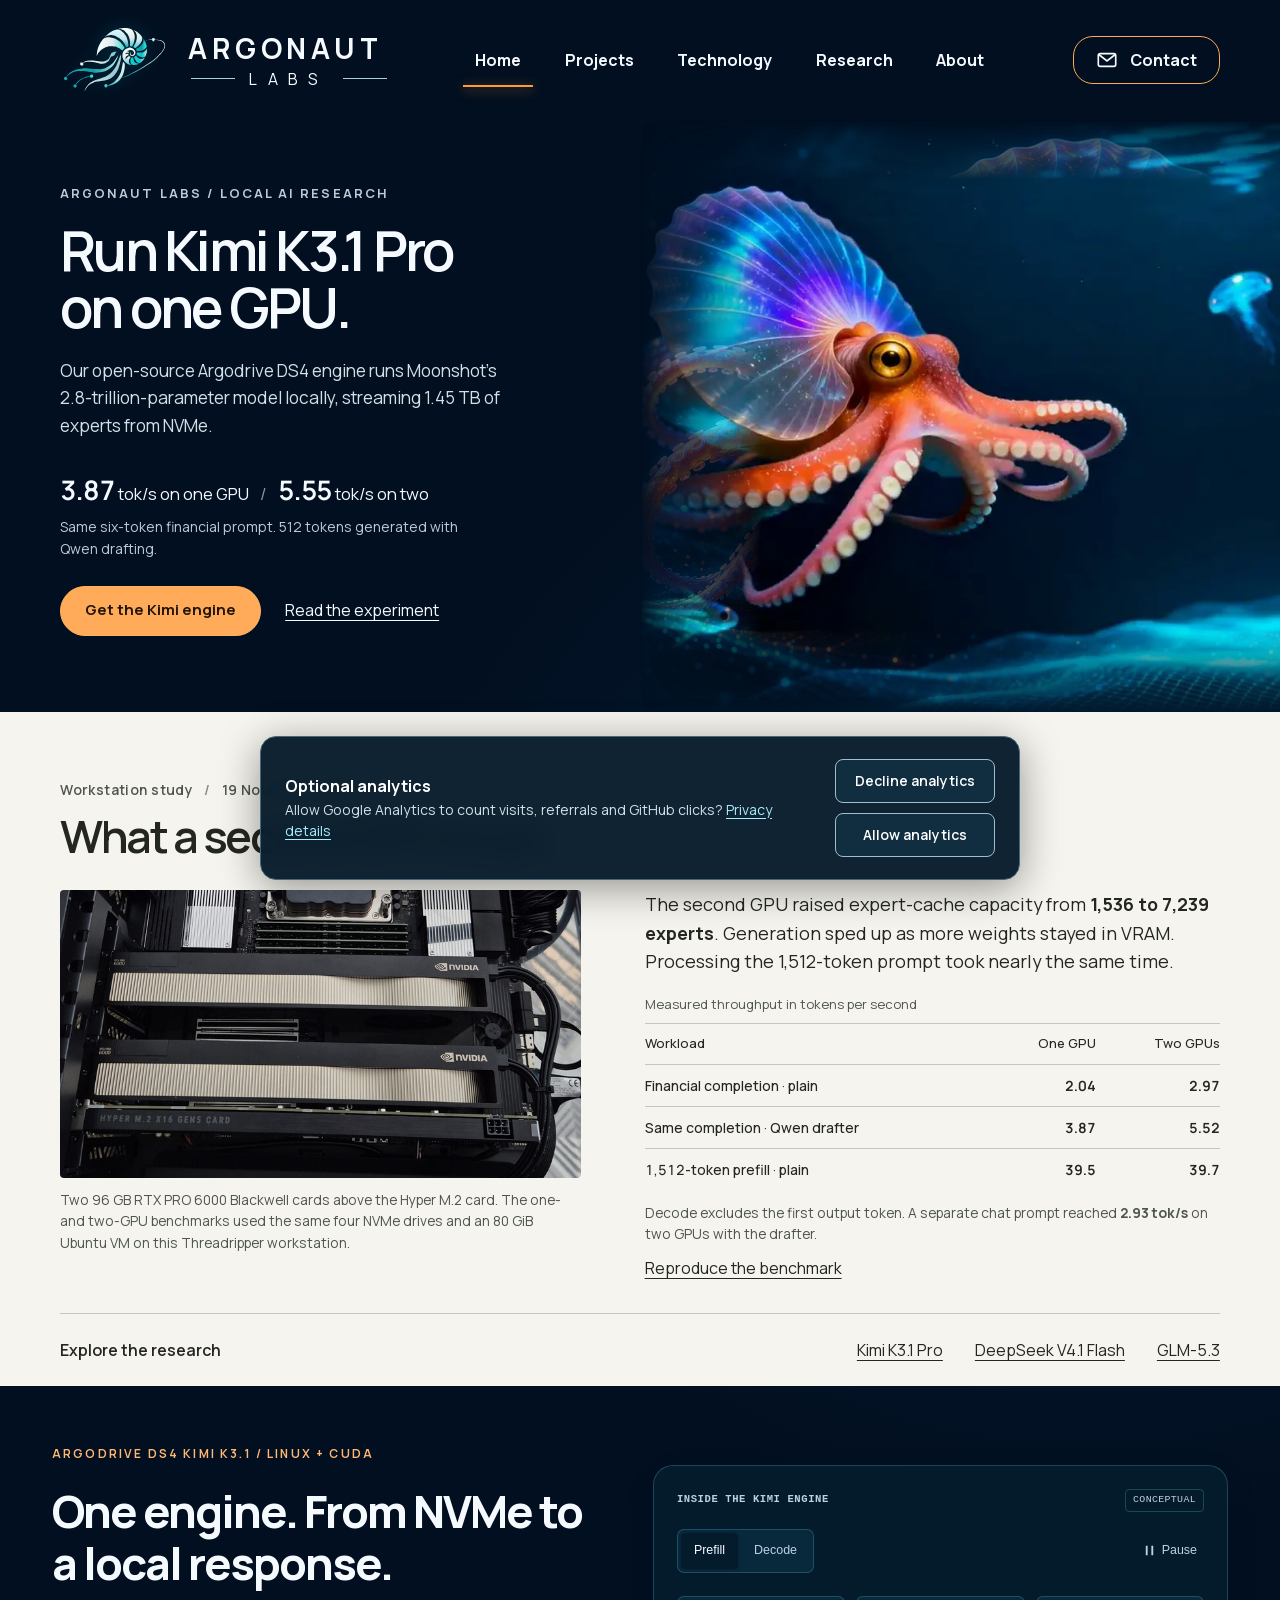
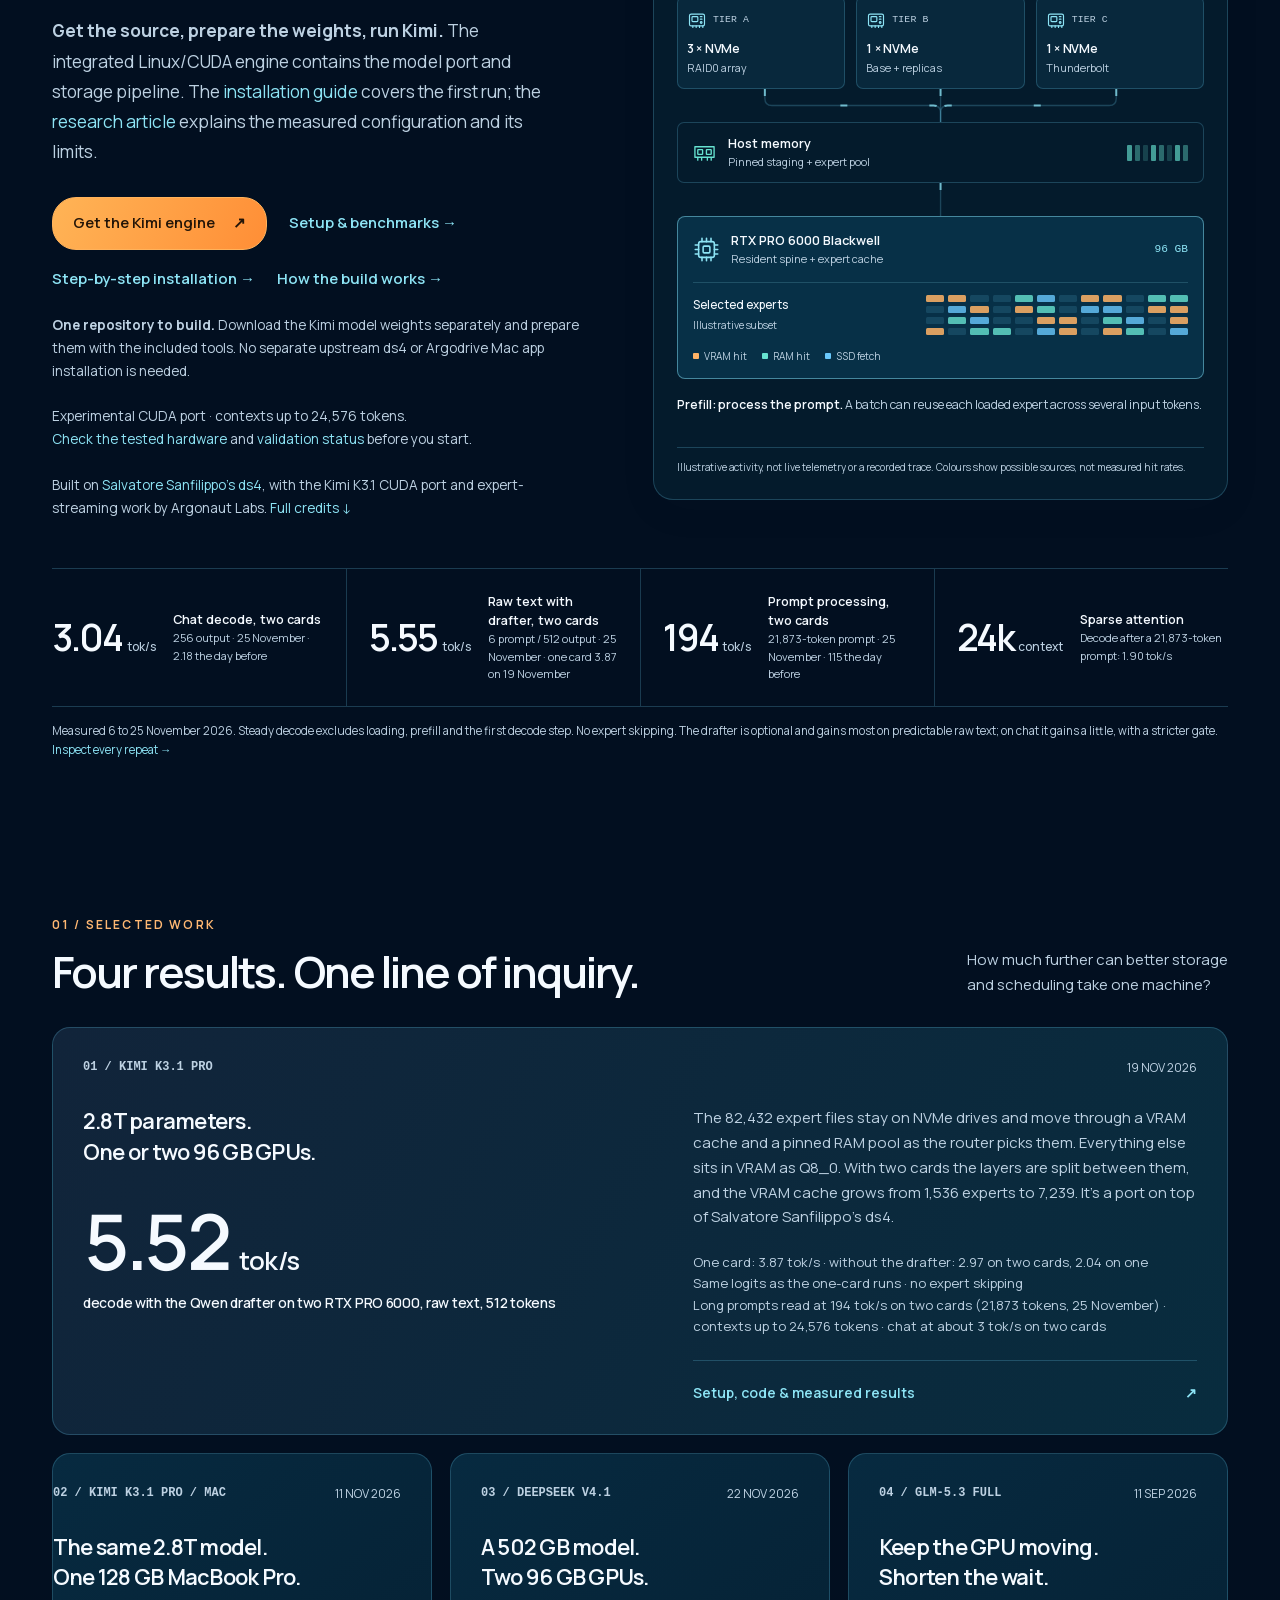
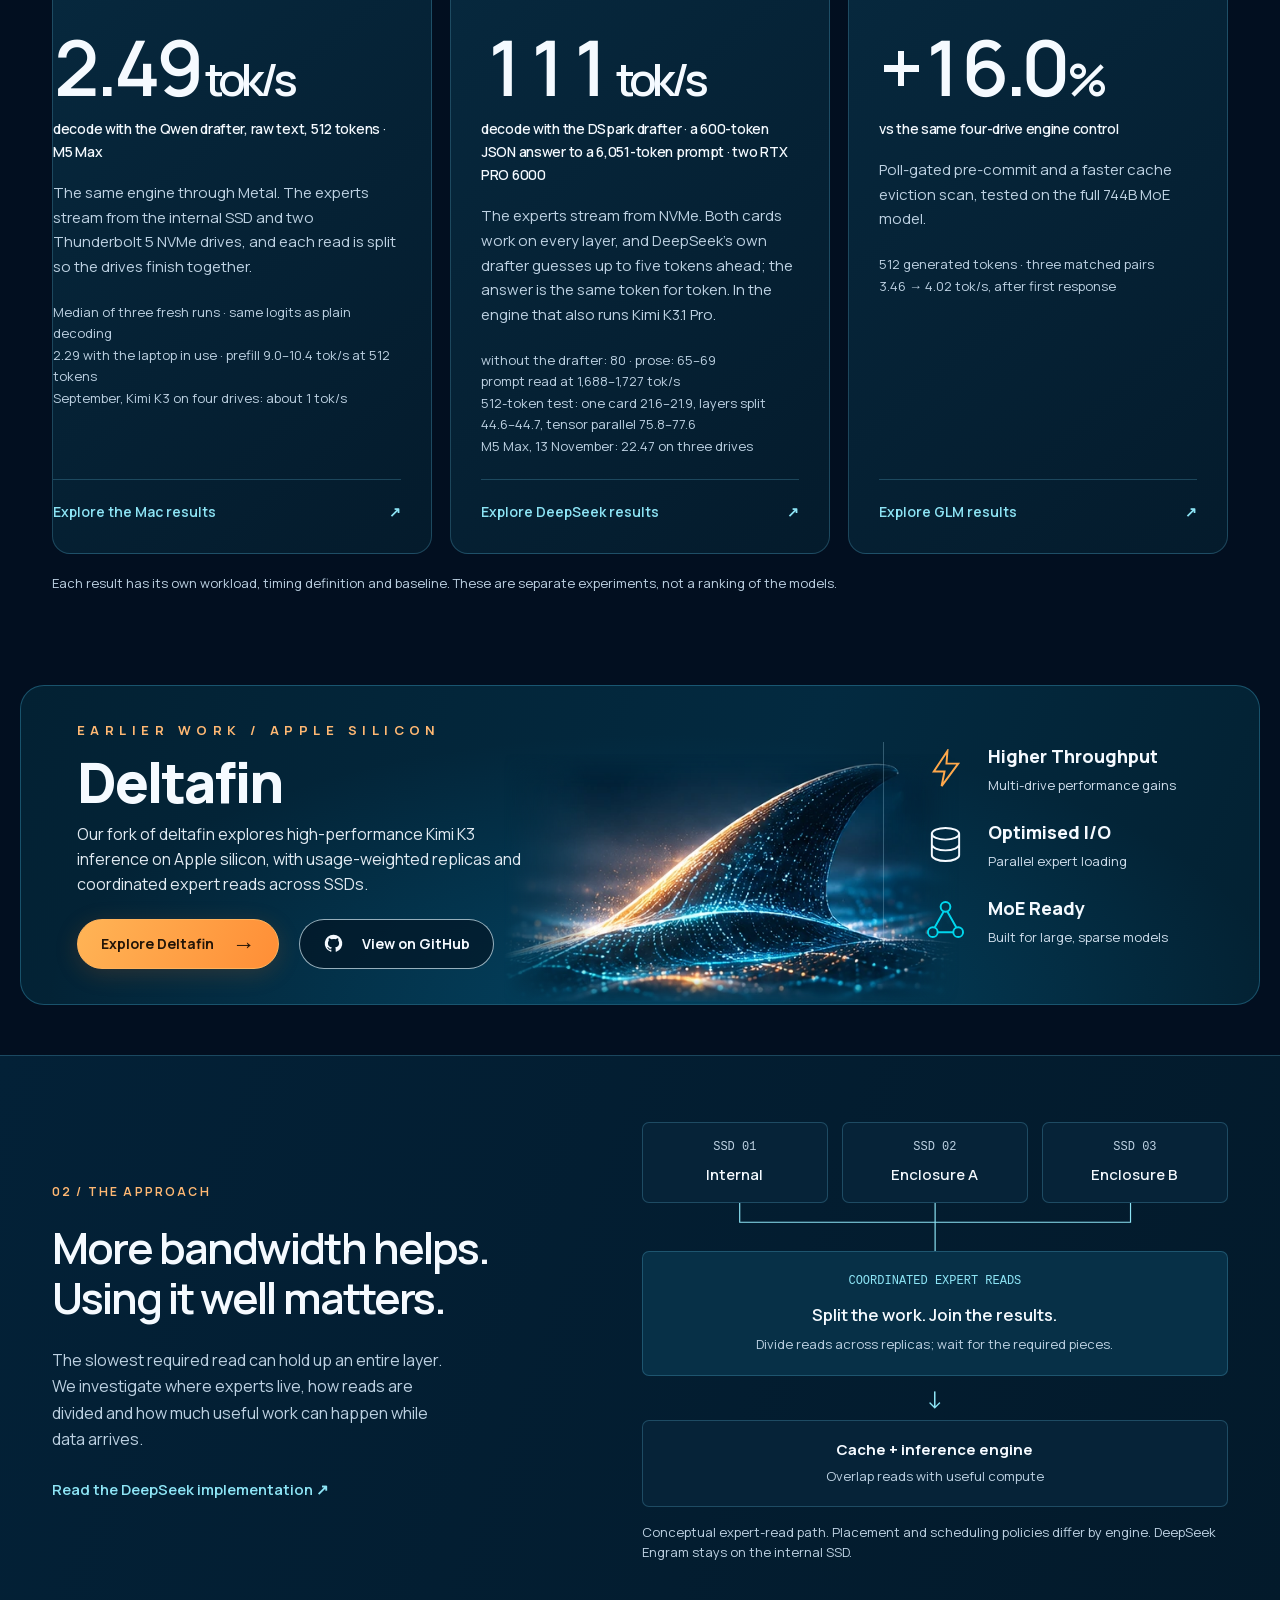
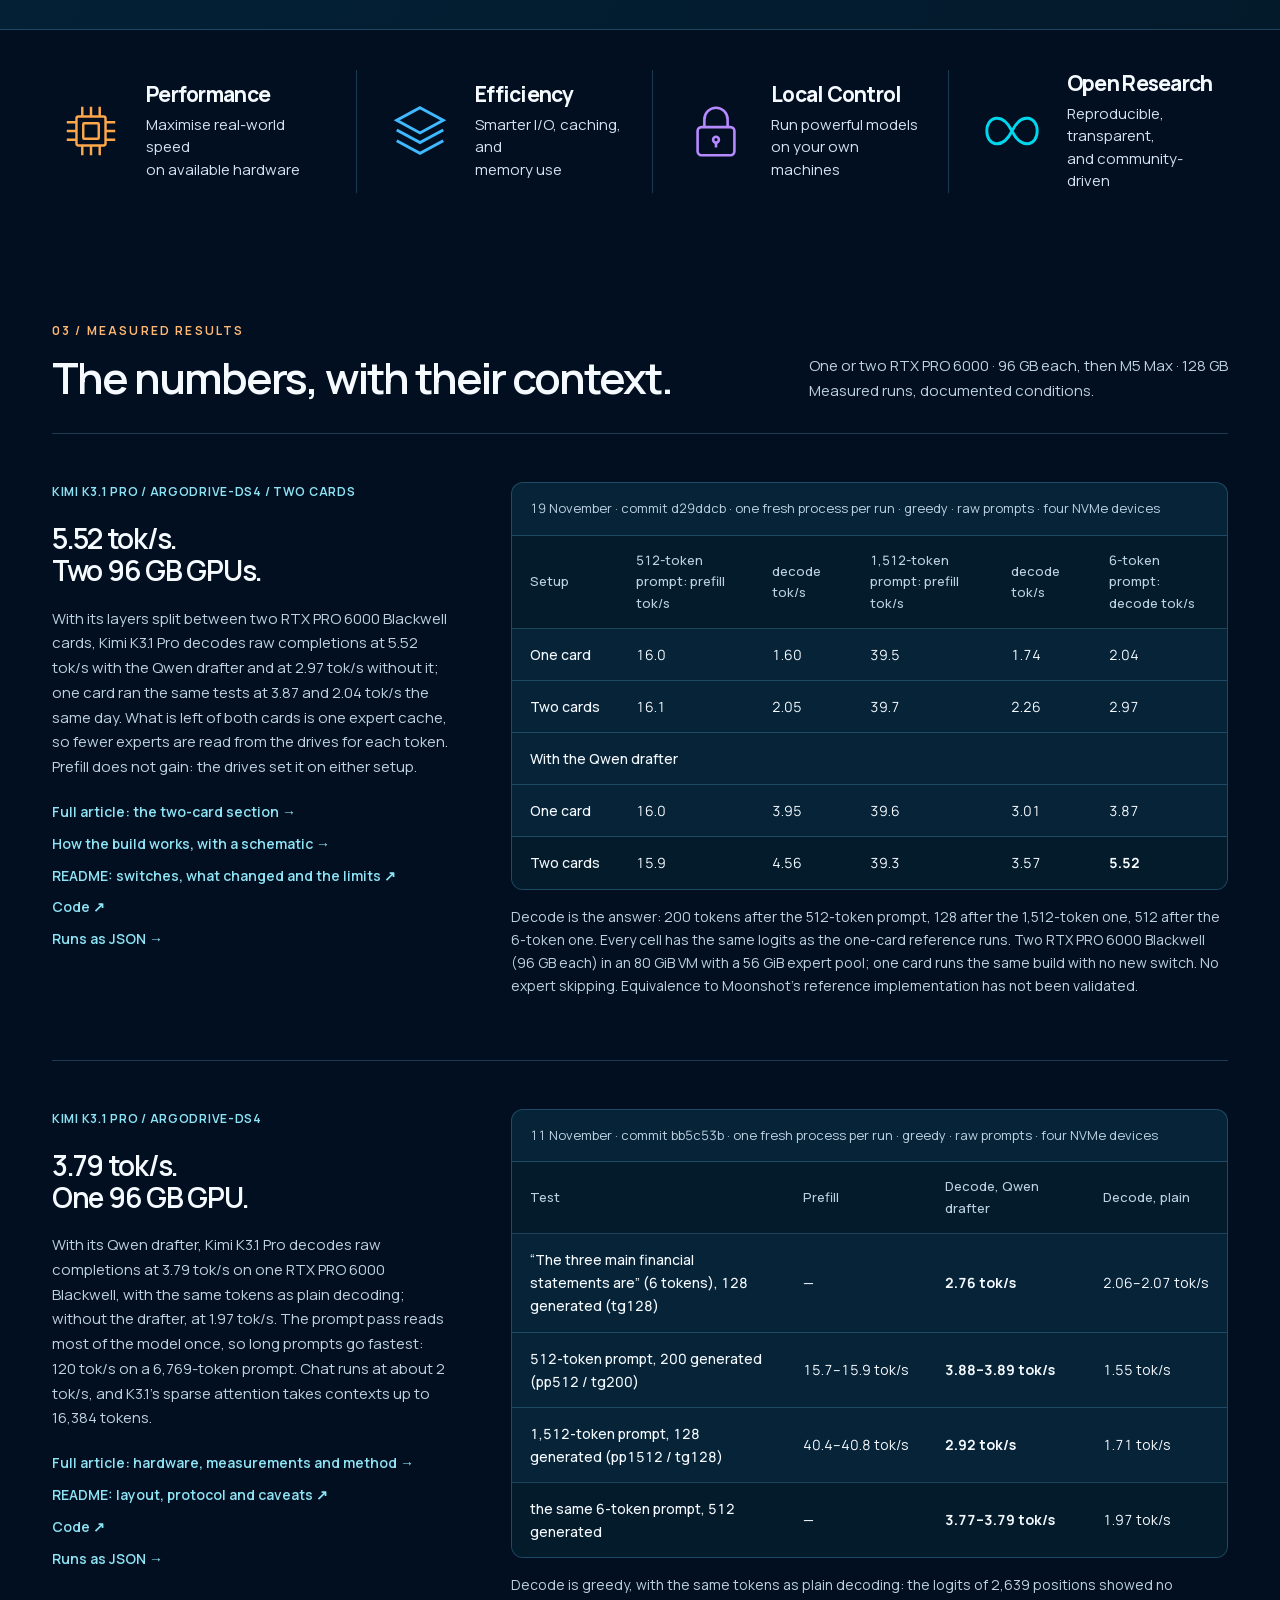
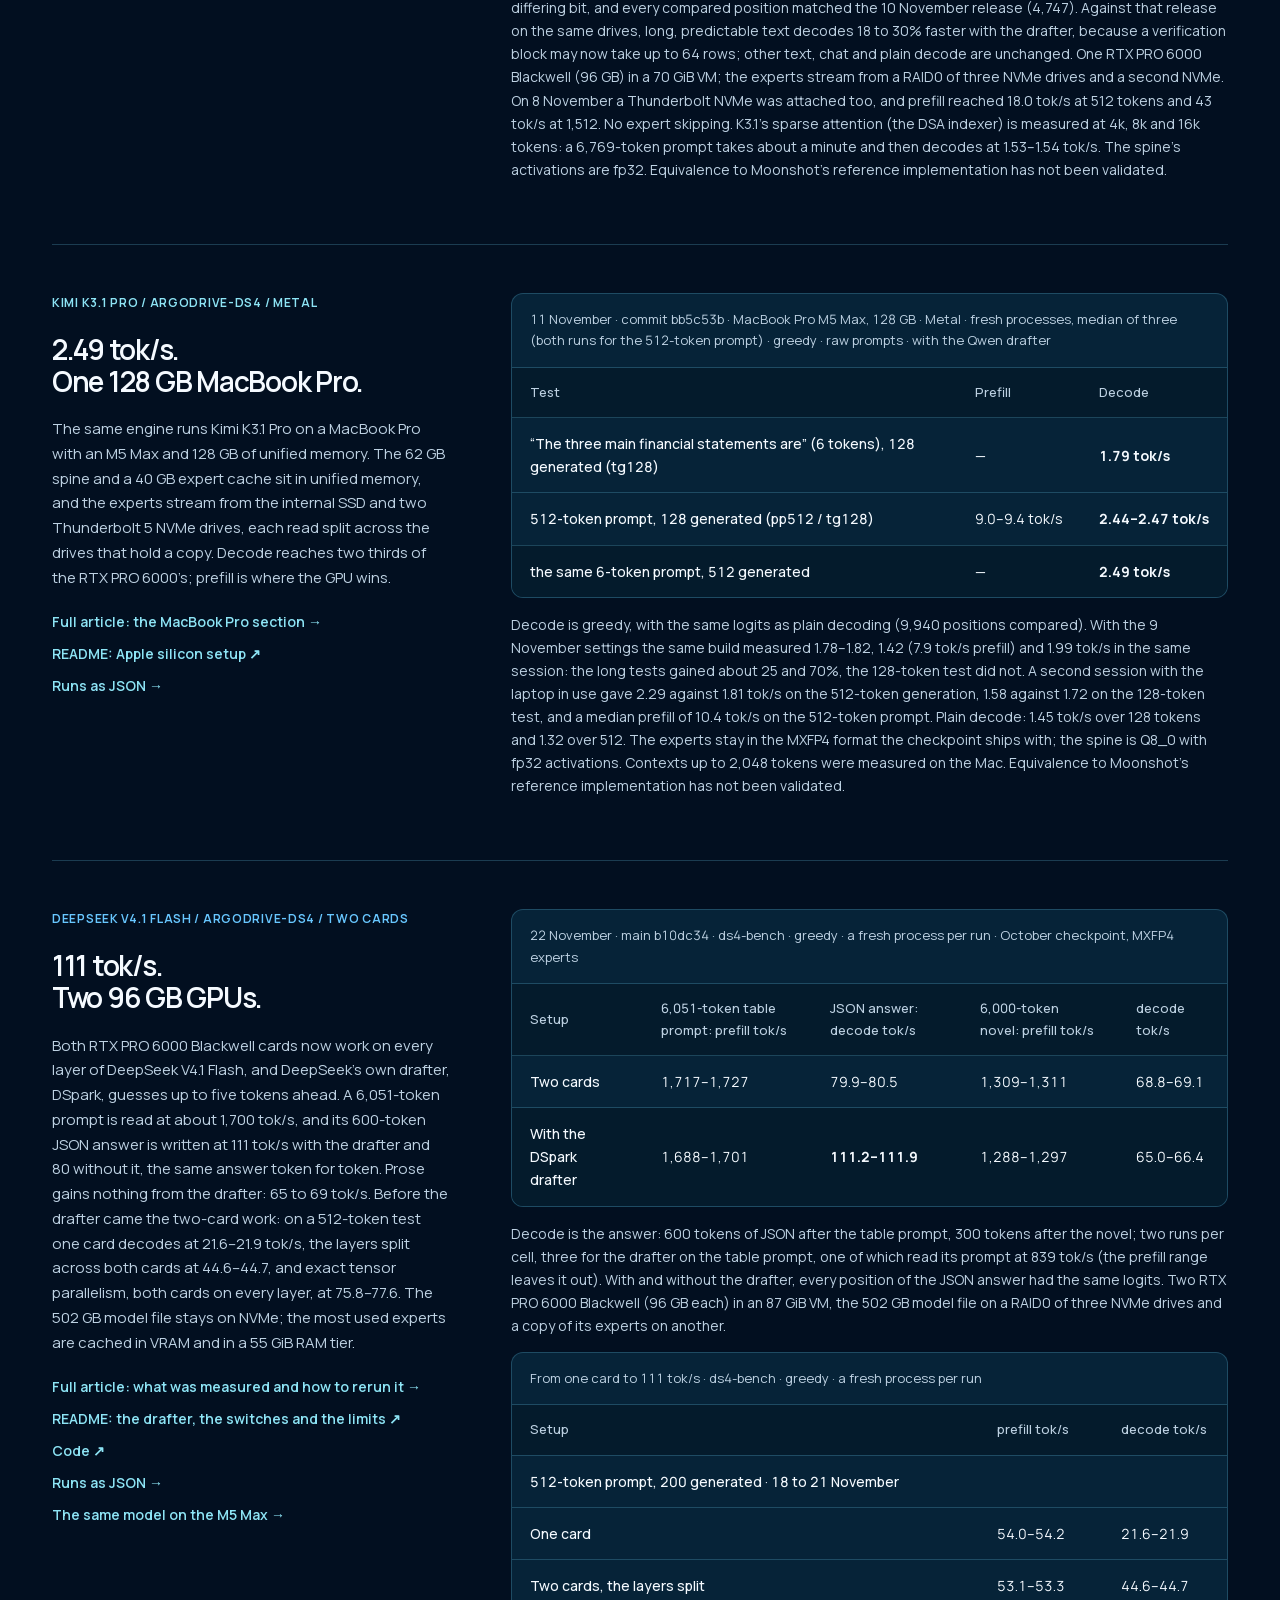
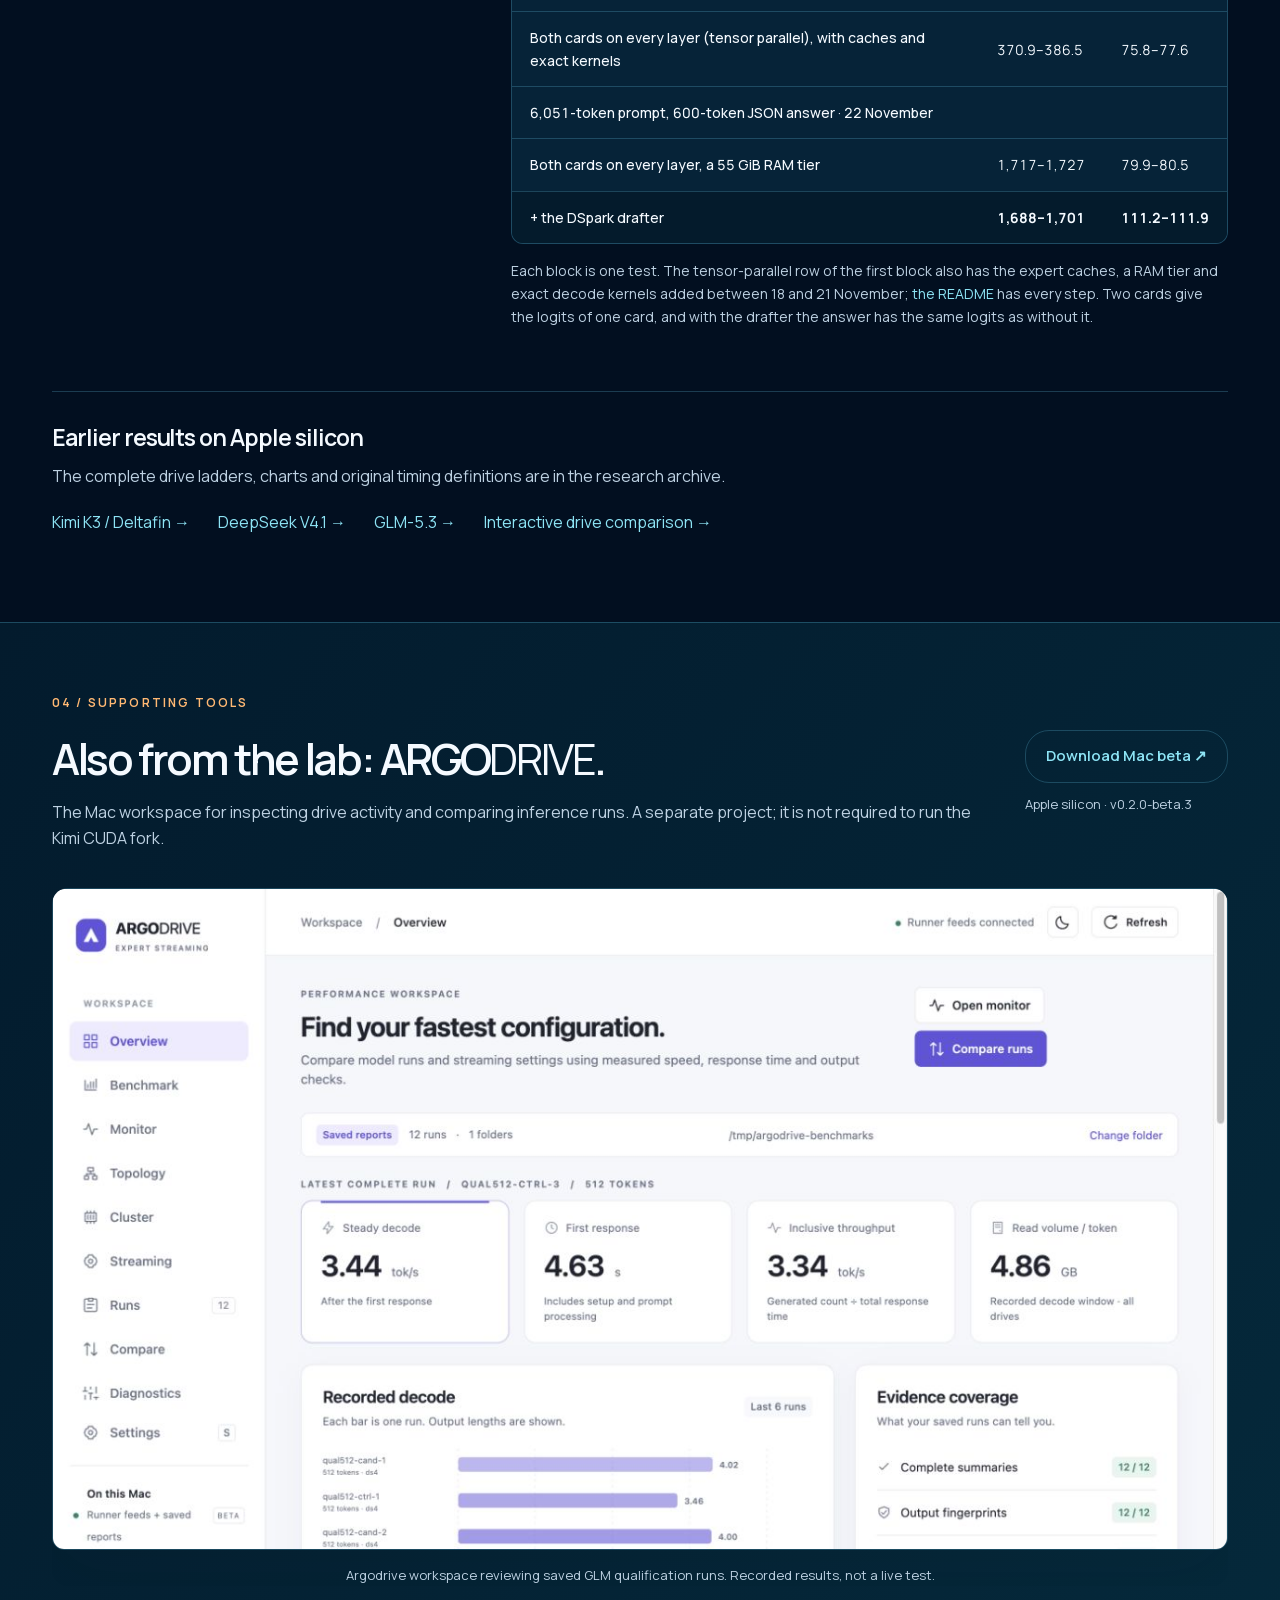
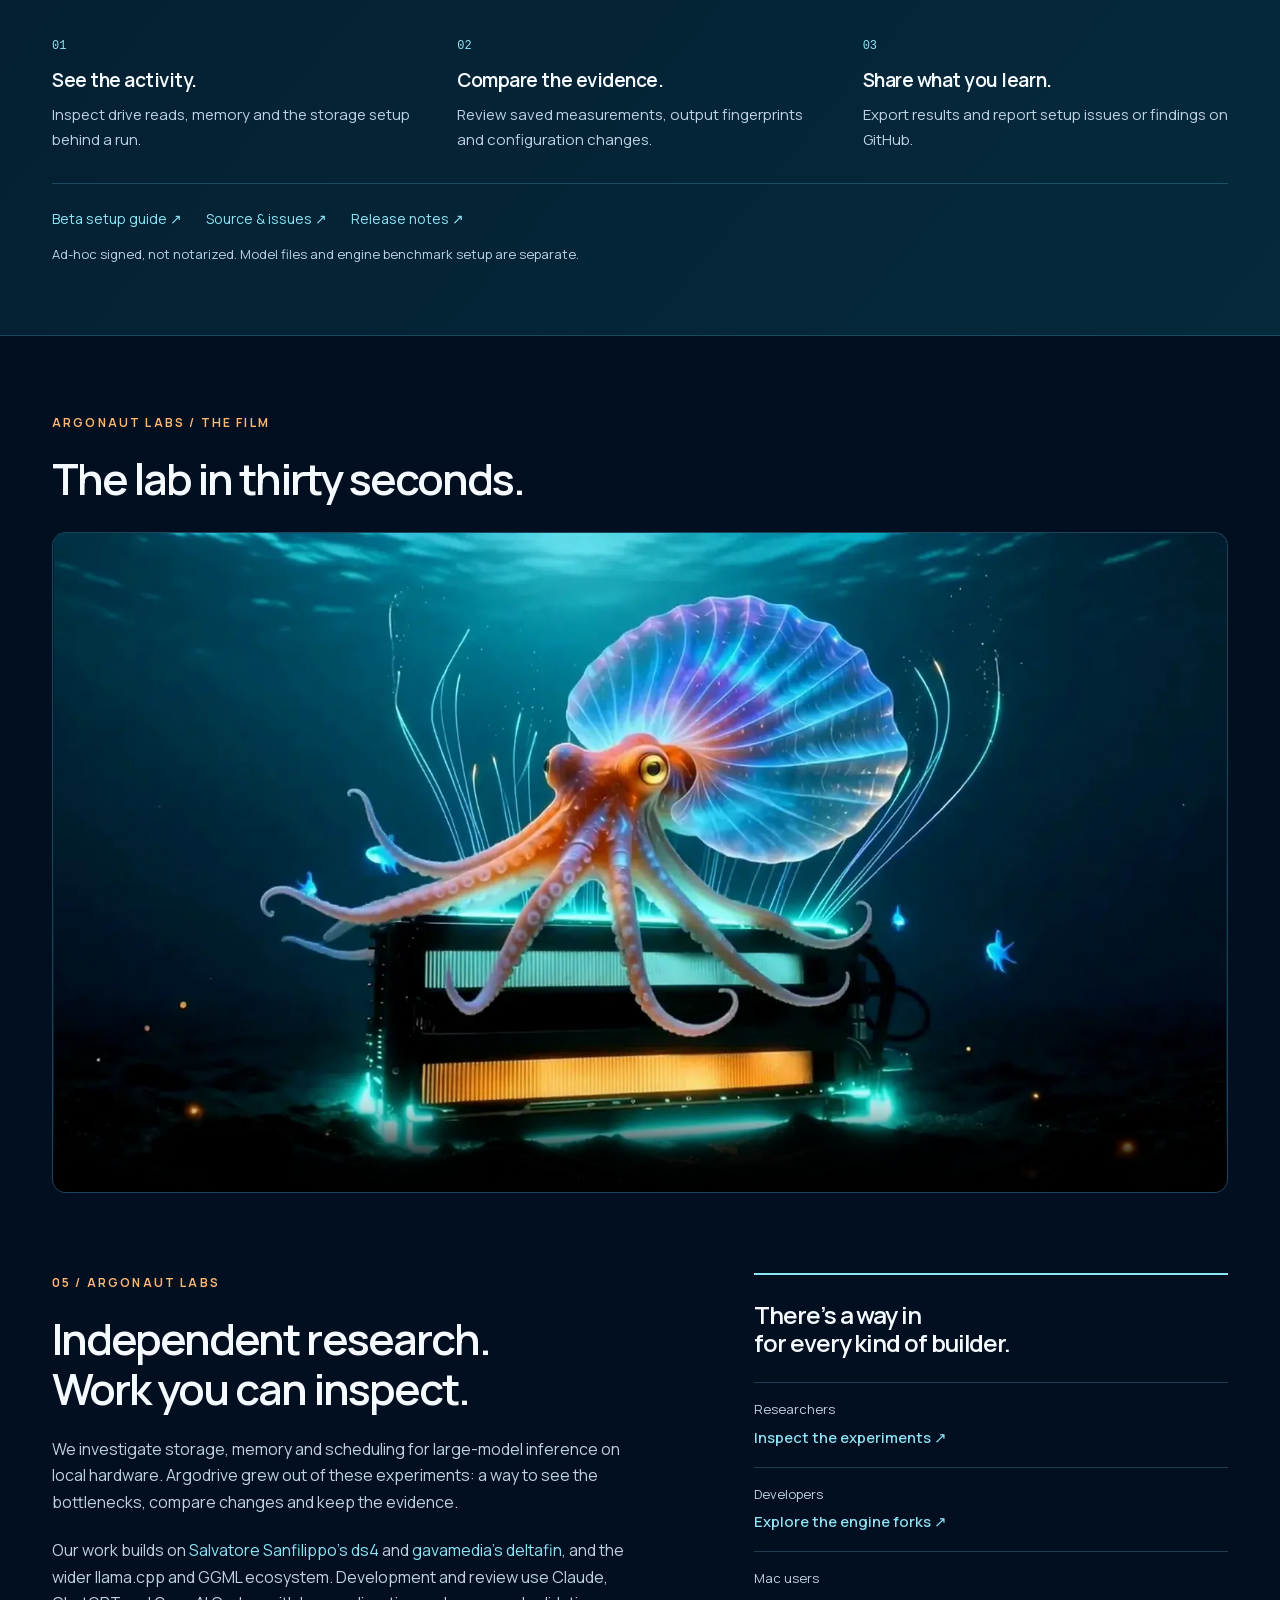
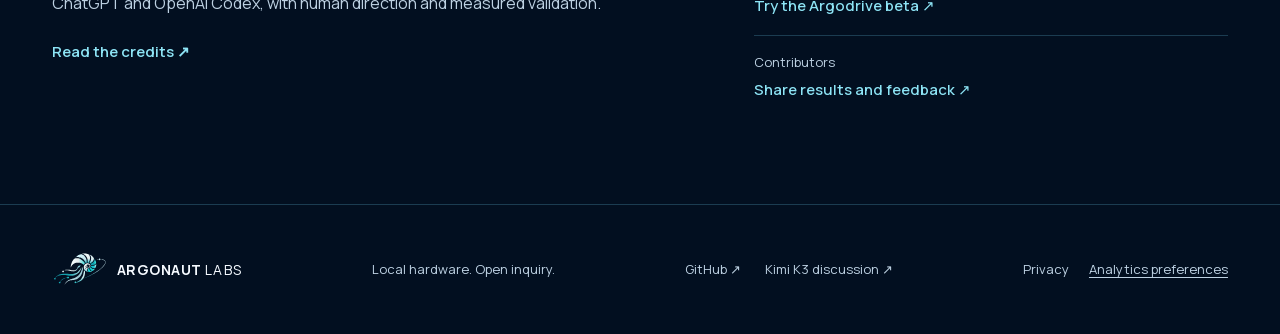
<file: index.html>
<!DOCTYPE html>

<html lang="en"><head><meta charset="utf-8"/><meta content="width=device-width,initial-scale=1" name="viewport"/><meta content="dark" name="color-scheme"/><title>Run Kimi K3.1 Pro on one GPU — Argonaut Labs</title><meta content="Run Kimi K3.1 Pro locally with our integrated CUDA engine. One 96 GB GPU plus NVMe: measured chat and raw-text speeds, hardware, source code and installation guide." name="description"/><link href="https://argonautlabs.ai/" rel="canonical"/><link href="assets/cinematic/favicon.svg" rel="icon"/><link href="styles.css?v=20261106-bronze" rel="stylesheet"/><link href="assets/engine-diagram.css?v=20261107b" rel="stylesheet"/><script defer="" src="assets/engine-diagram.js?v=20261106-1"></script><meta content="website" property="og:type"/><meta content="Argonaut Labs" property="og:site_name"/><meta content="Run Kimi K3.1 Pro on one GPU — Argonaut Labs" property="og:title"/><meta content="Run Kimi K3.1 Pro locally with our integrated CUDA engine. One 96 GB GPU plus NVMe: measured chat and raw-text speeds, hardware, source code and installation guide." property="og:description"/><meta content="https://argonautlabs.ai/" property="og:url"/><meta content="https://argonautlabs.ai/assets/og-kimi-k31.png?v=20261106-bronze" property="og:image"/><meta content="summary_large_image" name="twitter:card"/><meta content="Run Kimi K3.1 Pro on one GPU — Argonaut Labs" name="twitter:title"/><meta content="Run Kimi K3.1 Pro locally with our integrated CUDA engine. One 96 GB GPU plus NVMe: measured chat and raw-text speeds, hardware, source code and installation guide." name="twitter:description"/><meta content="https://argonautlabs.ai/assets/og-kimi-k31.png?v=20261106-bronze" name="twitter:image"/><script type="application/ld+json">{
  "@context": "https://schema.org",
  "@graph": [
    {
      "@type": "Organization",
      "name": "Argonaut Labs",
      "url": "https://argonautlabs.ai/",
      "logo": "https://argonautlabs.ai/assets/cinematic/brand-icon.svg",
      "sameAs": [
        "https://github.com/argonautlabsai"
      ]
    },
    {
      "@type": "WebSite",
      "name": "Argonaut Labs",
      "url": "https://argonautlabs.ai/",
      "description": "Run Kimi K3.1 Pro locally with our integrated CUDA engine. One 96 GB GPU plus NVMe: measured chat and raw-text speeds, hardware, source code and installation guide."
    },
    {
      "@type": "SoftwareSourceCode",
      "@id": "https://argonautlabs.ai/#kimi-engine",
      "name": "Argodrive DS4 Kimi K3.1",
      "codeRepository": "https://github.com/argonautlabsai/argodrive-ds4-kimi-k3.1",
      "url": "https://argonautlabs.ai/research/kimi-k31-single-gpu.html",
      "description": "Integrated Linux/CUDA inference engine for running Kimi K3.1 Pro locally on one GPU. Includes the Kimi port, NVMe expert streaming, caches and weight-preparation tools. Build from source; model weights and CUDA dependencies are separate. No separate upstream ds4 or Argodrive Mac app installation is required.",
      "programmingLanguage": [
        "C",
        "C++",
        "CUDA",
        "Python"
      ],
      "runtimePlatform": "Linux with NVIDIA CUDA",
      "author": {
        "@type": "Organization",
        "name": "Argonaut Labs",
        "url": "https://argonautlabs.ai/"
      },
      "isBasedOn": "https://github.com/antirez/ds4"
    }
  ]
}</script><meta content="#020f20" name="theme-color"/><link href="assets/cinematic/fonts.css" rel="stylesheet"/><link href="assets/cinematic/home.css?v=20261127-film" rel="stylesheet"/><link rel="stylesheet" href="/assets/analytics.css?v=20261119">
</head><body class="al-home"><a class="skip" href="#main">Skip to content</a><header class="al-header" id="top">
<a aria-label="Argonaut Labs homepage" class="al-brand" href="#overview">
<img alt="" class="al-brand-symbol" height="100" src="assets/cinematic/brand-icon.svg" width="100"/>
<span class="al-brand-text"><strong>ARGONAUT</strong><span class="al-brand-labs"><i></i>LABS<i></i></span></span>
</a>
<button aria-controls="site-nav" aria-expanded="false" aria-label="Open navigation" class="al-mobile-toggle" type="button"><span></span><span></span><span></span></button>
<nav aria-label="Main navigation" class="al-site-nav" id="site-nav">
<a aria-current="location" class="al-active" href="#overview">Home</a>
<a href="#projects">Projects</a>
<a href="#technology">Technology</a>
<a href="#research">Research</a>
<a href="#about">About</a>
</nav>
<a aria-label="Contact Argonaut Labs" class="al-contact-button" href="#contact"><svg aria-hidden="true" fill="none" focusable="false" stroke="currentColor" stroke-width="1.8" viewbox="0 0 24 24"><rect height="14" rx="2" width="19" x="2.5" y="5"></rect><path d="m3 6 9 7 9-7"></path></svg> Contact</a>
</header><main id="main"><section aria-labelledby="hero-title" class="al-hero" id="overview">
<div aria-hidden="true" class="al-hero-art"><img alt="" class="al-hero-creature" fetchpriority="high" height="1086" src="assets/cinematic/argonaut-hero.webp" width="1448"/><video autoplay="" class="al-hero-creature al-hero-film" loop="" muted="" playsinline="" poster="assets/cinematic/argonaut-film-poster.webp" preload="metadata"><source src="assets/cinematic/argonaut-film-loop.mp4" type="video/mp4"/></video></div>
<div class="al-hero-content">
<p class="al-eyebrow">Argonaut Labs / Local AI research</p>
<h1 id="hero-title">Run Kimi K3.1 Pro<br/>on one GPU.</h1>
<p class="al-hero-description">Our open-source Argodrive DS4 engine runs Moonshot’s 2.8-trillion-parameter model locally, streaming 1.45 TB of experts from NVMe.</p>
<p class="al-hero-finding"><span><strong>3.87</strong> tok/s on one GPU</span> <span class="al-compare-separator" aria-hidden="true">/</span> <span><strong>5.55</strong> tok/s on two</span></p>
<p class="al-hero-protocol">Same six-token financial prompt. 512 tokens generated with Qwen drafting.</p>
<div class="al-hero-actions"><a class="al-btn al-btn-primary" href="https://github.com/argonautlabsai/argodrive-ds4-kimi-k3.1">Get the Kimi engine</a><a class="al-experiment-link" href="research/kimi-k31-build.html">Read the experiment</a></div>
</div></section>
<section aria-labelledby="testbench-title" class="al-testbench" id="testbench">
<div class="al-testbench-inner">
<div class="al-testbench-head"><p class="al-dateline">Workstation study <span aria-hidden="true">/</span> <time datetime="2026-11-19">19 November 2026</time></p>
<h2 id="testbench-title">What a second GPU buys.</h2></div>
<div class="al-testbench-grid">
<figure class="al-bench-photo">
<a href="assets/argonaut-workstation-1600.jpg" aria-label="View the full-size workstation photograph"><img src="assets/argonaut-workstation-800.jpg" srcset="assets/argonaut-workstation-800.jpg 800w, assets/argonaut-workstation-1600.jpg 1600w" sizes="(max-width: 720px) calc(100vw - 48px), (max-width: 1300px) 43vw, 530px" width="1600" height="885" loading="lazy" decoding="async" alt="Two NVIDIA RTX PRO 6000 Blackwell GPUs mounted above the workstation’s Hyper M.2 expansion card."/></a>
<figcaption>Two 96 GB RTX PRO 6000 Blackwell cards above the Hyper M.2 card. The one- and two-GPU benchmarks used the same four NVMe drives and an 80 GiB Ubuntu VM on this Threadripper workstation.</figcaption></figure>
<div class="al-bench-readout"><p>The second GPU raised expert-cache capacity from <strong>1,536 to 7,239 experts</strong>. Generation sped up as more weights stayed in VRAM. Processing the 1,512-token prompt took nearly the same time.</p>
<table><caption>Measured throughput in tokens per second</caption><thead><tr><th scope="col">Workload</th><th scope="col">One GPU</th><th scope="col">Two GPUs</th></tr></thead>
<tbody><tr><th scope="row">Financial completion · plain</th><td>2.04</td><td>2.97</td></tr>
<tr><th scope="row">Same completion · Qwen drafter</th><td>3.87</td><td>5.52</td></tr>
<tr><th scope="row">1,512-token prefill · plain</th><td>39.5</td><td>39.7</td></tr></tbody></table>
<p class="al-bench-note">Decode excludes the first output token. A separate chat prompt reached <strong>2.93 tok/s</strong> on two GPUs with the drafter.</p>
<a href="research/kimi-k31-build.html#reproduce">Reproduce the benchmark</a></div>
</div>
<nav class="al-study-links" aria-label="Research by model"><span>Explore the research</span><a href="research/kimi-k31-single-gpu.html">Kimi K3.1 Pro</a><a href="#deepseek-cuda-results">DeepSeek V4.1 Flash</a><a href="research/glm.html">GLM-5.3</a></nav>
</div></section>
<section class="hero wrap kimi-launch" id="projects">
<div>
<p class="eyebrow" id="kimi31-overview">ARGODRIVE DS4 KIMI K3.1 / LINUX + CUDA</p>
<h2 class="al-study-title">One engine. From NVMe to a local response.</h2>
<p class="hero-lede"><strong>Get the source, prepare the weights, run Kimi.</strong> The integrated Linux/CUDA engine contains the model port and storage pipeline. The <a href="guides/install-kimi-k31.html">installation guide</a> covers the first run; the <a href="research/kimi-k31-single-gpu.html">research article</a> explains the measured configuration and its limits.</p>
<div class="actions"><a class="button primary" href="https://github.com/argonautlabsai/argodrive-ds4-kimi-k3.1">Get the Kimi engine <span aria-hidden="true">↗</span></a><a class="text-link" href="research/kimi-k31-single-gpu.html">Setup &amp; benchmarks →</a><a class="text-link" href="guides/install-kimi-k31.html">Step-by-step installation →</a><a class="text-link" href="research/kimi-k31-build.html">How the build works →</a></div>
<p class="launch-scope"><strong>One repository to build.</strong> Download the Kimi model weights separately and prepare them with the included tools. No separate upstream ds4 or Argodrive Mac app installation is needed.</p>
<p class="launch-scope">Experimental CUDA port · contexts up to 24,576 tokens.<br/><a href="research/kimi-k31-single-gpu.html#hardware">Check the tested hardware</a> and <a href="research/kimi-k31-single-gpu.html#validation">validation status</a> before you start.</p>
<p class="launch-scope">Built on <a href="https://github.com/antirez/ds4">Salvatore Sanfilippo’s ds4</a>, with the Kimi K3.1 CUDA port and expert-streaming work by Argonaut Labs. <a href="#credits">Full credits ↓</a></p>
</div>
<figure aria-describedby="home-engine-disclaimer" aria-labelledby="home-engine-title" class="engine-diagram" data-engine-diagram="" data-mode="prefill" data-running="false">
<svg aria-hidden="true" focusable="false" height="0" style="position:absolute" width="0"><defs>
<symbol id="home-engine-ssd" viewbox="0 0 24 24"><rect height="14" rx="2" width="18" x="3" y="5"></rect><rect height="6" rx="1" width="7" x="6" y="8"></rect><path d="M16 8h2m-2 3h2M7 19v2m4-2v2m4-2v2m4-2v2"></path><circle cx="17" cy="15" r="1"></circle></symbol>
<symbol id="home-engine-ram" viewbox="0 0 24 24"><path d="M2 6h20v11H2zM5 17v3m4-3v3m6-3v3m4-3v3"></path><rect height="5" rx=".5" width="5" x="5" y="9"></rect><rect height="5" rx=".5" width="5" x="14" y="9"></rect></symbol>
<symbol id="home-engine-gpu" viewbox="0 0 24 24"><rect height="14" rx="2" width="14" x="5" y="5"></rect><rect height="6" rx="1" width="6" x="9" y="9"></rect><path d="M8 2v3m4-3v3m4-3v3M8 19v3m4-3v3m4-3v3M2 8h3m-3 4h3m-3 4h3M19 8h3m-3 4h3m-3 4h3"></path></symbol>
</defs></svg>
<div class="engine-heading"><span id="home-engine-title">INSIDE THE KIMI ENGINE</span><span class="engine-concept">CONCEPTUAL</span></div>
<div class="engine-controls" hidden=""><div aria-label="Inference phase" class="engine-mode-group" role="group"><button aria-controls="home-engine-caption" aria-pressed="true" data-engine-mode="prefill" type="button">Prefill</button><button aria-controls="home-engine-caption" aria-pressed="false" data-engine-mode="decode" type="button">Decode</button></div><button aria-label="Pause diagram animation" class="engine-pause" type="button"><svg aria-hidden="true" viewbox="0 0 14 14"><path d="M3 2h2v10H3zM9 2h2v10H9z"></path></svg><span>Pause</span></button></div>
<div class="engine-tiers">
<div class="engine-tier"><div class="engine-tier-top"><svg aria-hidden="true" class="engine-icon"><use href="#home-engine-ssd"></use></svg>TIER A</div><strong>3 × NVMe</strong><small>RAID0 array</small></div>
<div class="engine-tier"><div class="engine-tier-top"><svg aria-hidden="true" class="engine-icon"><use href="#home-engine-ssd"></use></svg>TIER B</div><strong>1 × NVMe</strong><small>Base + replicas</small></div>
<div class="engine-tier"><div class="engine-tier-top"><svg aria-hidden="true" class="engine-icon"><use href="#home-engine-ssd"></use></svg>TIER C</div><strong>1 × NVMe</strong><small>Thunderbolt</small></div>
</div>
<svg aria-hidden="true" class="engine-wires" preserveaspectratio="none" viewbox="0 0 600 36"><g><path d="M100 0v10q0 8 8 8h184q8 0 8 8v10"></path><path d="M300 0v36"></path><path d="M500 0v10q0 8-8 8H308q-8 0-8 8v10"></path></g><g><path class="engine-flow" d="M100 0v10q0 8 8 8h184q8 0 8 8v10"></path><path class="engine-flow" d="M300 0v36"></path><path class="engine-flow" d="M500 0v10q0 8-8 8H308q-8 0-8 8v10"></path></g></svg>
<div class="engine-memory"><svg aria-hidden="true" class="engine-icon"><use href="#home-engine-ram"></use></svg><div><strong>Host memory</strong><span>Pinned staging + expert pool</span></div><div aria-hidden="true" class="engine-pins"><i></i><i></i><i></i><i></i><i></i><i></i><i></i><i></i></div></div>
<svg aria-hidden="true" class="engine-wires" preserveaspectratio="none" viewbox="0 0 600 36"><path d="M300 0v36"></path><path class="engine-flow" d="M300 0v36"></path></svg>
<div class="engine-gpu"><div class="engine-gpu-head"><svg aria-hidden="true" class="engine-icon"><use href="#home-engine-gpu"></use></svg><div><strong>RTX PRO 6000 Blackwell</strong><span>Resident spine + expert cache</span></div><small>96 GB</small></div><div class="engine-cache"><div><strong>Selected experts</strong><small>Illustrative subset</small></div><div aria-hidden="true" class="engine-grid"><span class="from-gpu"></span><span class="from-ram"></span><span></span><span></span><span class="from-ram"></span><span class="from-disk"></span><span></span><span class="from-ram"></span><span class="from-disk"></span><span></span><span class="from-ram"></span><span class="from-disk"></span><span></span><span class="from-ram"></span><span class="from-disk"></span><span></span><span class="from-ram"></span><span class="from-disk"></span><span></span><span class="from-ram"></span><span class="from-disk"></span><span></span><span class="from-ram"></span><span class="from-disk"></span><span></span><span class="from-ram"></span><span class="from-disk"></span><span></span><span></span><span class="from-disk"></span><span class="from-gpu"></span><span></span><span class="from-disk"></span><span class="from-gpu"></span><span></span><span class="from-disk"></span><span class="from-gpu"></span><span></span><span class="from-disk"></span><span class="from-gpu"></span><span></span><span class="from-disk"></span><span class="from-gpu"></span><span></span><span class="from-disk"></span><span class="from-gpu"></span><span></span><span class="from-disk"></span></div></div><div class="engine-legend"><span><i></i>VRAM hit</span><span><i class="legend-ram"></i>RAM hit</span><span><i class="legend-disk"></i>SSD fetch</span></div></div>
<figcaption aria-live="polite" data-engine-caption="" id="home-engine-caption"><strong>Prefill: process the prompt.</strong> A batch can reuse each loaded expert across several input tokens.</figcaption>
<p class="engine-disclaimer" id="home-engine-disclaimer">Illustrative activity, not live telemetry or a recorded trace. Colours show possible sources, not measured hit rates.</p>
</figure>
</section>
<div aria-label="Measured results, separate from the conceptual animation" class="launch-evidence wrap">
<div class="launch-evidence-grid"><a href="research/kimi-k31-single-gpu.html#expert-layout"><strong>3.04<small>tok/s</small></strong><span><b>Chat decode, two cards</b><em>256 output · 25 November · 2.18 the day before</em></span></a><a href="research/kimi-k31-single-gpu.html#expert-layout"><strong>5.55<small>tok/s</small></strong><span><b>Raw text with drafter, two cards</b><em>6 prompt / 512 output · 25 November · one card 3.87 on 19 November</em></span></a><a href="research/kimi-k31-single-gpu.html#long-prompts"><strong>194<small>tok/s</small></strong><span><b>Prompt processing, two cards</b><em>21,873-token prompt · 25 November · 115 the day before</em></span></a><a href="research/kimi-k31-single-gpu.html#long-prompts"><strong>24k<small>context</small></strong><span><b>Sparse attention</b><em>Decode after a 21,873-token prompt: 1.90 tok/s</em></span></a></div>
<p>Measured 6 to 25 November 2026. Steady decode excludes loading, prefill and the first decode step. No expert skipping. The drafter is optional and gains most on predictable raw text; on chat it gains a little, with a stricter gate. <a href="research/kimi-k31-single-gpu.html#results">Inspect every repeat →</a></p>
</div>

<section class="research wrap" id="research"><div class="section-heading"><div><p class="eyebrow">01 / SELECTED WORK</p><h2>Four results. One line of inquiry.</h2></div><p>How much further can better storage<br class="desktop"/> and scheduling take one machine?</p></div><div class="research-grid"><article class="research-card kimi lead"><div class="card-top"><span class="mono">01 / KIMI K3.1 PRO</span><span>19 NOV 2026</span></div><div class="lead-main"><h3>2.8T parameters. <br/>One or two 96 GB GPUs.</h3><div class="big-number">5.52<span> tok/s</span></div><p class="metric-description">decode with the Qwen drafter on two RTX PRO 6000, raw text, 512 tokens</p></div><div class="lead-side"><p class="card-copy">The 82,432 expert files stay on NVMe drives and move through a VRAM cache and a pinned RAM pool as the router picks them. Everything else sits in VRAM as Q8_0. With two cards the layers are split between them, and the VRAM cache grows from 1,536 experts to 7,239. It’s a port on top of Salvatore Sanfilippo’s ds4.</p><p class="card-condition">One card: 3.87 tok/s · without the drafter: 2.97 on two cards, 2.04 on one<br/>Same logits as the one-card runs · no expert skipping<br/>Long prompts read at 194 tok/s on two cards (21,873 tokens, 25 November) · contexts up to 24,576 tokens · chat at about 3 tok/s on two cards</p><a class="card-link" href="research/kimi-k31-single-gpu.html">Setup, code &amp; measured results <span aria-hidden="true">↗</span></a></div></article><article class="research-card kimi"><div class="card-top"><span class="mono">02 / KIMI K3.1 PRO / MAC</span><span>11 NOV 2026</span></div><h3>The same 2.8T model. <br/>One 128 GB MacBook Pro.</h3><div class="big-number">2.49<span> tok/s</span></div><p class="metric-description">decode with the Qwen drafter, raw text, 512 tokens · M5 Max</p><p class="card-copy">The same engine through Metal. The experts stream from the internal SSD and two Thunderbolt 5 NVMe drives, and each read is split so the drives finish together.</p><p class="card-condition">Median of three fresh runs · same logits as plain decoding<br/>2.29 with the laptop in use · prefill 9.0–10.4 tok/s at 512 tokens<br/>September, Kimi K3 on four drives: about 1 tok/s</p><a class="card-link" href="research/kimi-k31-single-gpu.html#apple-silicon">Explore the Mac results <span aria-hidden="true">↗</span></a></article>
<article class="research-card deepseek"><div class="card-top"><span class="mono">03 / DEEPSEEK V4.1</span><span>22 NOV 2026</span></div><h3>A 502 GB model. <br/>Two 96 GB GPUs.</h3><div class="big-number">111<span> tok/s</span></div><p class="metric-description">decode with the DSpark drafter · a 600-token JSON answer to a 6,051-token prompt · two RTX PRO 6000</p><p class="card-copy">The experts stream from NVMe. Both cards work on every layer, and DeepSeek’s own drafter guesses up to five tokens ahead; the answer is the same token for token. In the engine that also runs Kimi K3.1 Pro.</p><p class="card-condition">without the drafter: 80 · prose: 65–69 <br/>prompt read at 1,688–1,727 tok/s <br/>512-token test: one card 21.6–21.9, layers split 44.6–44.7, tensor parallel 75.8–77.6 <br/>M5 Max, 13 November: 22.47 on three drives</p><a class="card-link" href="research/deepseek-v41-two-gpus.html">Explore DeepSeek results <span aria-hidden="true">↗</span></a></article>
<article class="research-card glm"><div class="card-top"><span class="mono">04 / GLM-5.3 FULL</span><span>11 SEP 2026</span></div><h3>Keep the GPU moving. <br/>Shorten the wait.</h3><div class="big-number">+16.0<span>%</span></div><p class="metric-description">vs the same four-drive engine control</p><p class="card-copy">Poll-gated pre-commit and a faster cache eviction scan, tested on the full 744B MoE model.</p><p class="card-condition">512 generated tokens · three matched pairs <br/>3.46 → 4.02 tok/s, after first response</p><a class="card-link" href="research/apple-silicon-results.html#glm-results">Explore GLM results <span aria-hidden="true">↗</span></a></article>
</div><p class="section-note">Each result has its own workload, timing definition and baseline. These are separate experiments, not a ranking of the models.</p></section><section aria-labelledby="feature-title" class="al-feature" id="deltafin-project">
<div class="al-feature-glow"></div>
<img alt="" aria-hidden="true" class="al-fin-image" height="300" src="assets/cinematic/deltafin-fin.webp" width="740"/>
<div class="al-feature-copy"><p class="al-eyebrow">EARLIER WORK / APPLE SILICON</p><h2 id="feature-title">Deltafin</h2><p>Our fork of deltafin explores high-performance Kimi K3 inference on Apple silicon, with usage-weighted replicas and coordinated expert reads across SSDs.</p><div class="al-feature-actions"><a class="al-btn al-btn-primary" href="research/apple-silicon-results.html#kimi-results">Explore Deltafin <span aria-hidden="true">→</span></a><a class="al-btn al-btn-secondary" href="https://github.com/argonautlabsai/deltafin" rel="noopener noreferrer" target="_blank"><svg aria-hidden="true" fill="currentColor" focusable="false" viewbox="0 0 24 24"><path d="M12 2a10 10 0 0 0-3.16 19.49c.5.09.68-.22.68-.48v-1.86c-2.78.6-3.37-1.18-3.37-1.18-.45-1.16-1.11-1.47-1.11-1.47-.91-.62.07-.61.07-.61 1 .07 1.53 1.03 1.53 1.03.9 1.52 2.35 1.08 2.92.82.09-.65.35-1.08.63-1.33-2.22-.25-4.55-1.11-4.55-4.94 0-1.09.39-1.98 1.03-2.68-.1-.25-.45-1.27.1-2.65 0 0 .84-.27 2.75 1.02A9.56 9.56 0 0 1 12 6.82c.85 0 1.71.11 2.51.34 1.91-1.29 2.75-1.02 2.75-1.02.55 1.38.2 2.4.1 2.65.64.7 1.03 1.59 1.03 2.68 0 3.84-2.34 4.68-4.57 4.93.36.31.68.92.68 1.85v2.76c0 .27.18.58.69.48A10 10 0 0 0 12 2Z"></path></svg> View on GitHub</a></div></div>
<div class="al-feature-metrics"><div><svg aria-hidden="true" class="al-orange" fill="none" focusable="false" stroke="currentColor" stroke-width="2" viewbox="0 0 40 40"><path d="M22 2 8 23h11l-3 15 17-23H21l1-13Z"></path></svg><span><strong>Higher Throughput</strong><small>Multi-drive performance gains</small></span></div><div><svg aria-hidden="true" fill="none" focusable="false" stroke="currentColor" stroke-width="2" viewbox="0 0 40 40"><ellipse cx="20" cy="9" rx="14" ry="6"></ellipse><path d="M6 9v22c0 3 6 6 14 6s14-3 14-6V9M6 20c0 3 6 6 14 6s14-3 14-6"></path></svg><span><strong>Optimised I/O</strong><small>Parallel expert loading</small></span></div><div><svg aria-hidden="true" class="al-cyan" fill="none" focusable="false" stroke="currentColor" stroke-width="2" viewbox="0 0 40 40"><circle cx="20" cy="6" r="5"></circle><circle cx="7" cy="32" r="5"></circle><circle cx="33" cy="32" r="5"></circle><path d="M18 11 9 27M22 11l9 16M12 32h16"></path></svg><span><strong>MoE Ready</strong><small>Built for large, sparse models</small></span></div></div>
</section><section class="method-band" id="technology"><div class="wrap method-layout"><div><p class="eyebrow">02 / THE APPROACH</p><h2>More bandwidth helps. <br/>Using it well matters.</h2><p>The slowest required read can hold up an entire layer. We investigate where experts live, how reads are divided and how much useful work can happen while data arrives.</p><a class="text-link" href="https://github.com/argonautlabsai/ds4-argodrive/blob/argonaut-v41-benchmark/argodrive/reproduce/README.md">Read the DeepSeek implementation ↗</a></div><figure class="method-figure"><div class="source-nodes"><div><span class="mono">SSD 01</span><strong>Internal</strong></div><div><span class="mono">SSD 02</span><strong>Enclosure A</strong></div><div><span class="mono">SSD 03</span><strong>Enclosure B</strong></div></div><svg aria-hidden="true" class="connections" preserveaspectratio="none" viewbox="0 0 600 60"><path d="M100 0V24H300V60M300 0V60M500 0V24H300"></path></svg><div class="method-node"><span class="mono">COORDINATED EXPERT READS</span><strong>Split the work. Join the results.</strong><p>Divide reads across replicas; wait for the required pieces.</p></div><div aria-hidden="true" class="connector">↓</div><div class="compute-node"><strong>Cache + inference engine</strong><span>Overlap reads with useful compute</span></div><figcaption>Conceptual expert-read path. Placement and scheduling policies differ by engine. DeepSeek Engram stays on the internal SSD.</figcaption></figure></div></section><section aria-label="Our principles" class="al-pillars">
<div class="al-pillar"><svg aria-hidden="true" class="al-pillar-icon al-orange" fill="none" focusable="false" stroke="currentColor" stroke-width="2.5" viewbox="0 0 64 64"><rect height="30" rx="2" width="30" x="17" y="17"></rect><rect height="16" rx="1" width="16" x="24" y="24"></rect><path d="M23 7v10M32 7v10M41 7v10M23 47v10M32 47v10M41 47v10M7 23h10M7 32h10M7 41h10M47 23h10M47 32h10M47 41h10"></path></svg><div><h2>Performance</h2><p>Maximise real-world speed<br/>on available hardware</p></div></div>
<div class="al-pillar"><svg aria-hidden="true" class="al-pillar-icon al-blue" fill="none" focusable="false" stroke="currentColor" stroke-width="3" viewbox="0 0 64 64"><path d="m32 8 24 13-24 13L8 21 32 8ZM8 31l24 13 24-13M8 42l24 13 24-13"></path></svg><div><h2>Efficiency</h2><p>Smarter I/O, caching, and<br/>memory use</p></div></div>
<div class="al-pillar"><svg aria-hidden="true" class="al-pillar-icon al-violet" fill="none" focusable="false" stroke="currentColor" stroke-width="2.7" viewbox="0 0 64 64"><rect height="29" rx="4" width="38" x="13" y="28"></rect><path d="M20 28v-8a12 12 0 0 1 24 0v8"></path><circle cx="32" cy="41" r="3"></circle><path d="M32 44v5"></path></svg><div><h2>Local Control</h2><p>Run powerful models<br/>on your own machines</p></div></div>
<div class="al-pillar"><svg aria-hidden="true" class="al-pillar-icon al-cyan" fill="none" focusable="false" stroke="currentColor" stroke-width="3" viewbox="0 0 64 64"><path d="M32 32C22 12 6 17 6 32s16 20 26 0c10-20 26-15 26 0S42 52 32 32Z"></path></svg><div><h2>Open Research</h2><p>Reproducible, transparent,<br/>and community-driven</p></div></div>
</section><section class="wrap results-section" id="results"><div class="section-heading"><div><p class="eyebrow">03 / MEASURED RESULTS</p><h2>The numbers, with their context.</h2></div><p>One or two RTX PRO 6000 · 96 GB each, then M5 Max · 128 GB <br/>Measured runs, documented conditions.</p></div><article class="result-row" id="kimi31-two-card-results"><div class="result-intro"><span class="model-label purple">KIMI K3.1 PRO / ARGODRIVE-DS4 / TWO CARDS</span><h3>5.52 tok/s. <br/>Two 96 GB GPUs.</h3><p>With its layers split between two RTX PRO 6000 Blackwell cards, Kimi K3.1 Pro decodes raw completions at 5.52 tok/s with the Qwen drafter and at 2.97 tok/s without it; one card ran the same tests at 3.87 and 2.04 tok/s the same day. What is left of both cards is one expert cache, so fewer experts are read from the drives for each token. Prefill does not gain: the drives set it on either setup.</p><a class="text-link" href="research/kimi-k31-single-gpu.html#two-cards">Full article: the two-card section →</a><a class="text-link" href="research/kimi-k31-build.html">How the build works, with a schematic →</a><a class="text-link" href="https://github.com/argonautlabsai/argodrive-ds4-kimi-k3.1/blob/main/tools/kimi-k3/README.md#two-cards-19-november-2026">README: switches, what changed and the limits ↗</a><a class="text-link" href="https://github.com/argonautlabsai/argodrive-ds4-kimi-k3.1">Code ↗</a><a class="text-link" href="research/kimi-k31-2026-11-19.json">Runs as JSON →</a></div><div><div aria-label="Kimi K3.1 Pro on one and on two RTX PRO 6000 cards" class="table-scroll" role="region" tabindex="0"><table><caption>19 November · commit d29ddcb · one fresh process per run · greedy · raw prompts · four NVMe devices</caption><thead><tr><th scope="col">Setup</th><th scope="col">512-token prompt: prefill tok/s</th><th scope="col">decode tok/s</th><th scope="col">1,512-token prompt: prefill tok/s</th><th scope="col">decode tok/s</th><th scope="col">6-token prompt: decode tok/s</th></tr></thead><tbody><tr><th scope="row">One&nbsp;card</th><td>16.0</td><td>1.60</td><td>39.5</td><td>1.74</td><td>2.04</td></tr><tr><th scope="row">Two&nbsp;cards</th><td>16.1</td><td>2.05</td><td>39.7</td><td>2.26</td><td>2.97</td></tr><tr><th colspan="6" scope="colgroup">With the Qwen drafter</th></tr><tr><th scope="row">One&nbsp;card</th><td>16.0</td><td>3.95</td><td>39.6</td><td>3.01</td><td>3.87</td></tr><tr><th scope="row">Two&nbsp;cards</th><td>15.9</td><td>4.56</td><td>39.3</td><td>3.57</td><td><strong>5.52</strong></td></tr></tbody></table></div><p class="table-note">Decode is the answer: 200 tokens after the 512-token prompt, 128 after the 1,512-token one, 512 after the 6-token one. Every cell has the same logits as the one-card reference runs. Two RTX PRO 6000 Blackwell (96 GB each) in an 80 GiB VM with a 56 GiB expert pool; one card runs the same build with no new switch. No expert skipping. Equivalence to Moonshot’s reference implementation has not been validated.</p></div></article><article class="result-row" id="kimi31-results"><div class="result-intro"><span class="model-label purple">KIMI K3.1 PRO / ARGODRIVE-DS4</span><h3>3.79 tok/s. <br/>One 96 GB GPU.</h3><p>With its Qwen drafter, Kimi K3.1 Pro decodes raw completions at 3.79 tok/s on one RTX PRO 6000 Blackwell, with the same tokens as plain decoding; without the drafter, at 1.97 tok/s. The prompt pass reads most of the model once, so long prompts go fastest: 120 tok/s on a 6,769-token prompt. Chat runs at about 2 tok/s, and K3.1’s sparse attention takes contexts up to 16,384 tokens.</p><a class="text-link" href="research/kimi-k31-single-gpu.html">Full article: hardware, measurements and method →</a><a class="text-link" href="https://github.com/argonautlabsai/argodrive-ds4-kimi-k3.1/blob/main/tools/kimi-k3/README.md">README: layout, protocol and caveats ↗</a><a class="text-link" href="https://github.com/argonautlabsai/argodrive-ds4-kimi-k3.1">Code ↗</a><a class="text-link" href="research/kimi-k31-2026-11-11.json">Runs as JSON →</a></div><div><div aria-label="Kimi K3.1 Pro standard tests" class="table-scroll" role="region" tabindex="0"><table><caption>11 November · commit bb5c53b · one fresh process per run · greedy · raw prompts · four NVMe devices</caption><thead><tr><th scope="col">Test</th><th scope="col">Prefill</th><th scope="col">Decode, Qwen drafter</th><th scope="col">Decode, plain</th></tr></thead><tbody><tr><th scope="row">“The three main financial statements are” (6 tokens), 128 generated (tg128)</th><td>—</td><td><strong>2.76 tok/s</strong></td><td>2.06–2.07 tok/s</td></tr><tr><th scope="row">512-token prompt, 200 generated (pp512 / tg200)</th><td>15.7–15.9 tok/s</td><td><strong>3.88–3.89 tok/s</strong></td><td>1.55 tok/s</td></tr><tr><th scope="row">1,512-token prompt, 128 generated (pp1512 / tg128)</th><td>40.4–40.8 tok/s</td><td><strong>2.92 tok/s</strong></td><td>1.71 tok/s</td></tr><tr><th scope="row">the same 6-token prompt, 512 generated</th><td>—</td><td><strong>3.77–3.79 tok/s</strong></td><td>1.97 tok/s</td></tr></tbody></table></div><p class="table-note">Decode is greedy, with the same tokens as plain decoding: the logits of 2,639 positions showed no differing bit, and every compared position matched the 10 November release (4,747). Against that release on the same drives, long, predictable text decodes 18 to 30% faster with the drafter, because a verification block may now take up to 64 rows; other text, chat and plain decode are unchanged. One RTX PRO 6000 Blackwell (96 GB) in a 70 GiB VM; the experts stream from a RAID0 of three NVMe drives and a second NVMe. On 8 November a Thunderbolt NVMe was attached too, and prefill reached 18.0 tok/s at 512 tokens and 43 tok/s at 1,512. No expert skipping. K3.1’s sparse attention (the DSA indexer) is measured at 4k, 8k and 16k tokens: a 6,769-token prompt takes about a minute and then decodes at 1.53–1.54 tok/s. The spine’s activations are fp32. Equivalence to Moonshot’s reference implementation has not been validated.</p></div></article><article class="result-row" id="kimi31-mac-results"><div class="result-intro"><span class="model-label purple">KIMI K3.1 PRO / ARGODRIVE-DS4 / METAL</span><h3>2.49 tok/s. <br/>One 128 GB MacBook Pro.</h3><p>The same engine runs Kimi K3.1 Pro on a MacBook Pro with an M5 Max and 128 GB of unified memory. The 62 GB spine and a 40 GB expert cache sit in unified memory, and the experts stream from the internal SSD and two Thunderbolt 5 NVMe drives, each read split across the drives that hold a copy. Decode reaches two thirds of the RTX PRO 6000’s; prefill is where the GPU wins.</p><a class="text-link" href="research/kimi-k31-single-gpu.html#apple-silicon">Full article: the MacBook Pro section →</a><a class="text-link" href="https://github.com/argonautlabsai/argodrive-ds4-kimi-k3.1/blob/main/tools/kimi-k3/README.md#apple-silicon-metal">README: Apple silicon setup ↗</a><a class="text-link" href="research/kimi-k31-2026-11-11-m5max.json">Runs as JSON →</a></div><div><div aria-label="Kimi K3.1 Pro on a MacBook Pro M5 Max" class="table-scroll" role="region" tabindex="0"><table><caption>11 November · commit bb5c53b · MacBook Pro M5 Max, 128 GB · Metal · fresh processes, median of three (both runs for the 512-token prompt) · greedy · raw prompts · with the Qwen drafter</caption><thead><tr><th scope="col">Test</th><th scope="col">Prefill</th><th scope="col">Decode</th></tr></thead><tbody><tr><th scope="row">“The three main financial statements are” (6 tokens), 128 generated (tg128)</th><td>—</td><td><strong>1.79 tok/s</strong></td></tr><tr><th scope="row">512-token prompt, 128 generated (pp512 / tg128)</th><td>9.0–9.4 tok/s</td><td><strong>2.44–2.47 tok/s</strong></td></tr><tr><th scope="row">the same 6-token prompt, 512 generated</th><td>—</td><td><strong>2.49 tok/s</strong></td></tr></tbody></table></div><p class="table-note">Decode is greedy, with the same logits as plain decoding (9,940 positions compared). With the 9 November settings the same build measured 1.78–1.82, 1.42 (7.9 tok/s prefill) and 1.99 tok/s in the same session: the long tests gained about 25 and 70%, the 128-token test did not. A second session with the laptop in use gave 2.29 against 1.81 tok/s on the 512-token generation, 1.58 against 1.72 on the 128-token test, and a median prefill of 10.4 tok/s on the 512-token prompt. Plain decode: 1.45 tok/s over 128 tokens and 1.32 over 512. The experts stay in the MXFP4 format the checkpoint ships with; the spine is Q8_0 with fp32 activations. Contexts up to 2,048 tokens were measured on the Mac. Equivalence to Moonshot’s reference implementation has not been validated.</p></div></article><article class="result-row" id="deepseek-cuda-results"><div class="result-intro"><span class="model-label blue">DEEPSEEK V4.1 FLASH / ARGODRIVE-DS4 / TWO CARDS</span><h3>111 tok/s. <br/>Two 96 GB GPUs.</h3><p>Both RTX PRO 6000 Blackwell cards now work on every layer of DeepSeek V4.1 Flash, and DeepSeek’s own drafter, DSpark, guesses up to five tokens ahead. A 6,051-token prompt is read at about 1,700 tok/s, and its 600-token JSON answer is written at 111 tok/s with the drafter and 80 without it, the same answer token for token. Prose gains nothing from the drafter: 65 to 69 tok/s. Before the drafter came the two-card work: on a 512-token test one card decodes at 21.6–21.9 tok/s, the layers split across both cards at 44.6–44.7, and exact tensor parallelism, both cards on every layer, at 75.8–77.6. The 502 GB model file stays on NVMe; the most used experts are cached in VRAM and in a 55 GiB RAM tier.</p><a class="text-link" href="research/deepseek-v41-two-gpus.html">Full article: what was measured and how to rerun it →</a><a class="text-link" href="https://github.com/argonautlabsai/argodrive-ds4-kimi-k3.1/blob/main/tools/deepseek-v41/README.md#the-dspark-drafter-on-both-cards-22-november">README: the drafter, the switches and the limits ↗</a><a class="text-link" href="https://github.com/argonautlabsai/argodrive-ds4-kimi-k3.1">Code ↗</a><a class="text-link" href="research/deepseek-2026-11-22.json">Runs as JSON →</a><a class="text-link" href="research/apple-silicon-results.html#deepseek-october">The same model on the M5 Max →</a></div><div><div aria-label="DeepSeek V4.1 Flash on two RTX PRO 6000 cards, with and without the drafter" class="table-scroll" role="region" tabindex="0"><table><caption>22 November · main b10dc34 · ds4-bench · greedy · a fresh process per run · October checkpoint, MXFP4 experts</caption><thead><tr><th scope="col">Setup</th><th scope="col">6,051-token table prompt: prefill tok/s</th><th scope="col">JSON answer: decode tok/s</th><th scope="col">6,000-token novel: prefill tok/s</th><th scope="col">decode tok/s</th></tr></thead><tbody><tr><th scope="row">Two&nbsp;cards</th><td>1,717–1,727</td><td>79.9–80.5</td><td>1,309–1,311</td><td>68.8–69.1</td></tr><tr><th scope="row">With the DSpark drafter</th><td>1,688–1,701</td><td><strong>111.2–111.9</strong></td><td>1,288–1,297</td><td>65.0–66.4</td></tr></tbody></table></div><p class="table-note">Decode is the answer: 600 tokens of JSON after the table prompt, 300 tokens after the novel; two runs per cell, three for the drafter on the table prompt, one of which read its prompt at 839 tok/s (the prefill range leaves it out). With and without the drafter, every position of the JSON answer had the same logits. Two RTX PRO 6000 Blackwell (96 GB each) in an 87 GiB VM, the 502 GB model file on a RAID0 of three NVMe drives and a copy of its experts on another.</p><div aria-label="DeepSeek V4.1 Flash from one card to 111 tokens per second" class="table-scroll" role="region" tabindex="0"><table><caption>From one card to 111 tok/s · ds4-bench · greedy · a fresh process per run</caption><thead><tr><th scope="col">Setup</th><th scope="col">prefill tok/s</th><th scope="col">decode tok/s</th></tr></thead><tbody><tr><th colspan="3" scope="colgroup">512-token prompt, 200 generated · 18 to 21 November</th></tr><tr><th scope="row">One card</th><td>54.0–54.2</td><td>21.6–21.9</td></tr><tr><th scope="row">Two cards, the layers split</th><td>53.1–53.3</td><td>44.6–44.7</td></tr><tr><th scope="row">Both cards on every layer (tensor parallel), with caches and exact kernels</th><td>370.9–386.5</td><td>75.8–77.6</td></tr><tr><th colspan="3" scope="colgroup">6,051-token prompt, 600-token JSON answer · 22 November</th></tr><tr><th scope="row">Both cards on every layer, a 55&nbsp;GiB RAM tier</th><td>1,717–1,727</td><td>79.9–80.5</td></tr><tr><th scope="row">+ the DSpark drafter</th><td><strong>1,688–1,701</strong></td><td><strong>111.2–111.9</strong></td></tr></tbody></table></div><p class="table-note">Each block is one test. The tensor-parallel row of the first block also has the expert caches, a RAM tier and exact decode kernels added between 18 and 21 November; <a href="https://github.com/argonautlabsai/argodrive-ds4-kimi-k3.1/blob/main/tools/deepseek-v41/README.md#cuda-two-gpus-both-on-every-layer">the README</a> has every step. Two cards give the logits of one card, and with the drafter the answer has the same logits as without it.</p></div></article><div class="al-archive"><h3>Earlier results on Apple silicon</h3><p>The complete drive ladders, charts and original timing definitions are in the research archive.</p><div class="al-archive-links"><a href="research/apple-silicon-results.html#kimi-results" id="kimi-results">Kimi K3 / Deltafin →</a><a href="research/apple-silicon-results.html#deepseek-results" id="deepseek-results">DeepSeek V4.1 →</a><a href="research/apple-silicon-results.html#glm-results" id="glm-results">GLM-5.3 →</a><a href="research/apple-silicon-results.html#results-chart" id="results-chart">Interactive drive comparison →</a></div></div></section><section class="product-band" id="argodrive"><div class="wrap"><div class="product-heading"><div><p class="eyebrow">04 / SUPPORTING TOOLS</p><h2>Also from the lab: ARGO<span>DRIVE</span>.</h2><p>The Mac workspace for inspecting drive activity and comparing inference runs. A separate project; it is not required to run the Kimi CUDA fork.</p></div><div><a class="button" href="https://github.com/argonautlabsai/argodrive/releases/download/v0.2.0-beta.3/ARGODRIVE-0.2.0-beta.3-macos-arm64.zip">Download Mac beta ↗</a><p class="small">Apple silicon · v0.2.0-beta.3</p></div></div><figure class="product-image"><a aria-label="View the Argodrive workspace screenshot" href="assets/argodrive-recorded-runs.png"><img alt="Real Argodrive workspace reviewing twelve recorded GLM qualification runs, with throughput charts, timing metrics and evidence coverage." height="712" loading="lazy" src="assets/argodrive-recorded-runs.png" width="1265"/></a><figcaption>Argodrive workspace reviewing saved GLM qualification runs. Recorded results, not a live test.</figcaption></figure><div class="product-features"><div><span class="mono">01</span><h3>See the activity.</h3><p>Inspect drive reads, memory and the storage setup behind a run.</p></div><div><span class="mono">02</span><h3>Compare the evidence.</h3><p>Review saved measurements, output fingerprints and configuration changes.</p></div><div><span class="mono">03</span><h3>Share what you learn.</h3><p>Export results and report setup issues or findings on GitHub.</p></div></div><div class="product-links"><a href="https://github.com/argonautlabsai/argodrive/blob/beta-20260914/docs/BETA-TESTING.md">Beta setup guide ↗</a><a href="https://github.com/argonautlabsai/argodrive">Source &amp; issues ↗</a><a href="https://github.com/argonautlabsai/argodrive/releases/tag/v0.2.0-beta.3">Release notes ↗</a><p>Ad-hoc signed, not notarized. Model files and engine benchmark setup are separate.</p></div></div></section><section aria-labelledby="film-title" class="al-film" id="film"><div class="wrap al-film-inner"><p class="eyebrow">ARGONAUT LABS / THE FILM</p><h2 id="film-title">The lab in thirty seconds.</h2><video class="al-film-player" controls="" height="1080" playsinline="" poster="assets/cinematic/argonaut-film-still.webp" preload="none" width="1920"><source src="assets/cinematic/argonaut-film.mp4" type="video/mp4"/></video></div></section><section class="wrap about-section" id="about"><div><p class="eyebrow">05 / ARGONAUT LABS</p><h2>Independent research. <br/>Work you can inspect.</h2><p>We investigate storage, memory and scheduling for large-model inference on local hardware. Argodrive grew out of these experiments: a way to see the bottlenecks, compare changes and keep the evidence.</p><p id="credits">Our work builds on <a href="https://github.com/antirez/ds4">Salvatore Sanfilippo’s ds4</a> and <a href="https://github.com/gavamedia/deltafin">gavamedia’s deltafin</a>, and the wider llama.cpp and GGML ecosystem. Development and review use Claude, ChatGPT and OpenAI Codex, with human direction and measured validation.</p><a class="text-link" href="https://github.com/argonautlabsai/ds4-argodrive/blob/argonaut-v41-benchmark/CREDITS.md">Read the credits ↗</a></div><div class="join" id="contact"><h3>There’s a way in <br/>for every kind of builder.</h3><a href="#results"><span>Researchers</span><strong>Inspect the experiments ↗</strong></a><a href="https://github.com/argonautlabsai"><span>Developers</span><strong>Explore the engine forks ↗</strong></a><a href="#argodrive"><span>Mac users</span><strong>Try the Argodrive beta ↗</strong></a><a href="https://github.com/argonautlabsai/argodrive/issues"><span>Contributors</span><strong>Share results and feedback ↗</strong></a></div></section></main><footer class="wrap"><a class="brand" href="#overview"><img alt="" height="36" src="assets/cinematic/brand-icon.svg" width="55"/><span>ARGONAUT <b>LABS</b></span></a><span>Local hardware. Open inquiry.</span><div><a href="https://github.com/argonautlabsai">GitHub ↗</a><a href="https://news.ycombinator.com/item?id=49616257">Kimi K3 discussion ↗</a></div><div class="al-privacy-links"><a href="/privacy.html">Privacy</a><button type="button" class="al-analytics-settings" data-analytics-settings>Analytics preferences</button></div></footer><script defer="" src="assets/cinematic/home.js"></script><script defer src="/assets/analytics.js?v=20261119"></script>
</body></html>
</file>
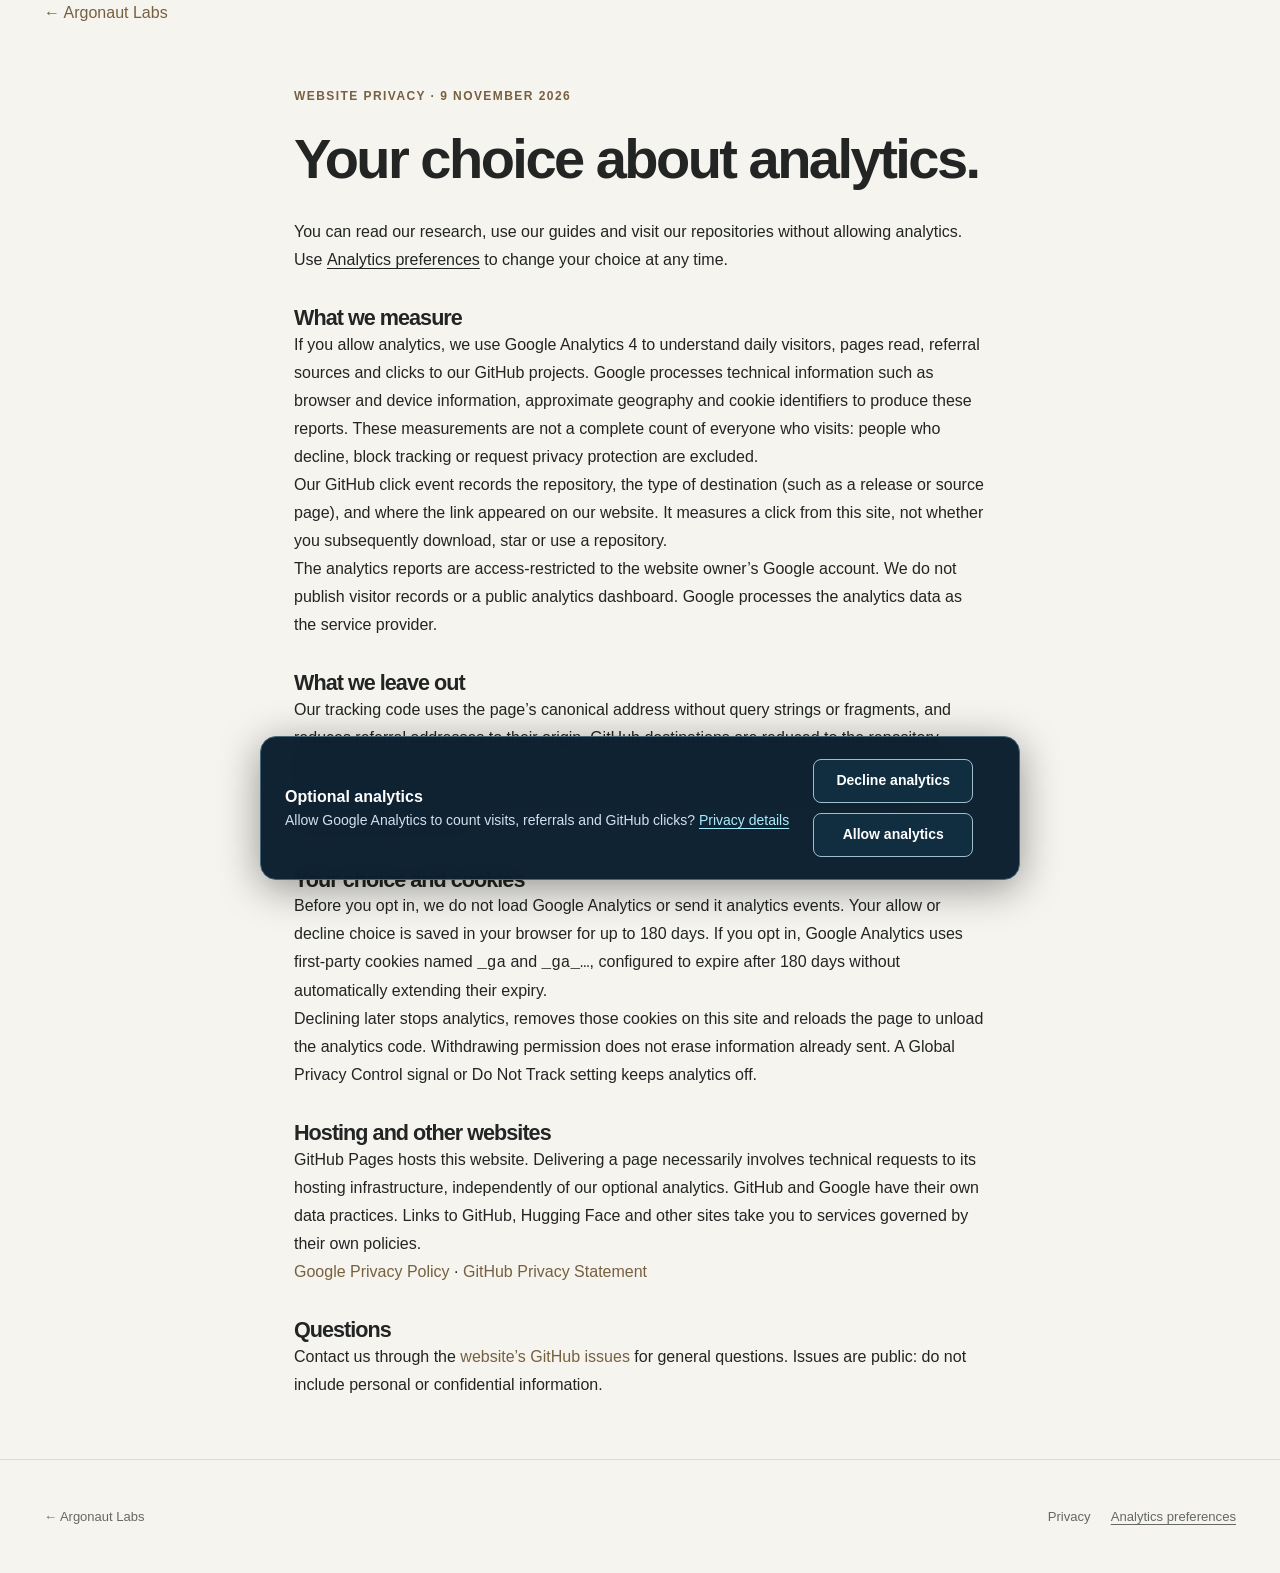
<file: privacy.html>
<!doctype html>
<html lang="en">
<head>
<meta charset="utf-8"><meta name="viewport" content="width=device-width,initial-scale=1">
<title>Privacy and analytics — Argonaut Labs</title>
<meta name="description" content="How Argonaut Labs measures website visits and GitHub clicks, and how to control optional analytics.">
<link rel="canonical" href="https://argonautlabs.ai/privacy.html">
<link rel="icon" href="assets/cinematic/brand-icon.svg" type="image/svg+xml">
<link rel="stylesheet" href="styles.css"><link rel="stylesheet" href="assets/analytics.css">
</head>
<body>
<header class="wrap"><a href="/">← Argonaut Labs</a></header>
<main class="wrap al-privacy-copy">
<p class="eyebrow">WEBSITE PRIVACY · 9 NOVEMBER 2026</p>
<h1>Your choice about analytics.</h1>
<p>You can read our research, use our guides and visit our repositories without allowing analytics. Use <button class="al-analytics-settings" type="button" data-analytics-settings>Analytics preferences</button> to change your choice at any time.</p>
<h2>What we measure</h2>
<p>If you allow analytics, we use Google Analytics 4 to understand daily visitors, pages read, referral sources and clicks to our GitHub projects. Google processes technical information such as browser and device information, approximate geography and cookie identifiers to produce these reports. These measurements are not a complete count of everyone who visits: people who decline, block tracking or request privacy protection are excluded.</p>
<p>Our GitHub click event records the repository, the type of destination (such as a release or source page), and where the link appeared on our website. It measures a click from this site, not whether you subsequently download, star or use a repository.</p>
<p>The analytics reports are access-restricted to the website owner’s Google account. We do not publish visitor records or a public analytics dashboard. Google processes the analytics data as the service provider.</p>
<h2>What we leave out</h2>
<p>Our tracking code uses the page’s canonical address without query strings or fragments, and reduces referral addresses to their origin. GitHub destinations are reduced to the repository address. We do not send names, email addresses, messages, model prompts, file paths from your computer or form contents. We do not enable Google Signals, advertising storage or personalised advertising.</p>
<h2>Your choice and cookies</h2>
<p>Before you opt in, we do not load Google Analytics or send it analytics events. Your allow or decline choice is saved in your browser for up to 180 days. If you opt in, Google Analytics uses first-party cookies named <code>_ga</code> and <code>_ga_…</code>, configured to expire after 180 days without automatically extending their expiry.</p>
<p>Declining later stops analytics, removes those cookies on this site and reloads the page to unload the analytics code. Withdrawing permission does not erase information already sent. A Global Privacy Control signal or Do Not Track setting keeps analytics off.</p>
<h2>Hosting and other websites</h2>
<p>GitHub Pages hosts this website. Delivering a page necessarily involves technical requests to its hosting infrastructure, independently of our optional analytics. GitHub and Google have their own data practices. Links to GitHub, Hugging Face and other sites take you to services governed by their own policies.</p>
<p><a href="https://policies.google.com/privacy">Google Privacy Policy</a> · <a href="https://docs.github.com/en/site-policy/privacy-policies/github-general-privacy-statement">GitHub Privacy Statement</a></p>
<h2>Questions</h2>
<p>Contact us through the <a href="https://github.com/argonautlabsai/argonautlabsai.github.io/issues">website’s GitHub issues</a> for general questions. Issues are public: do not include personal or confidential information.</p>
</main>
<footer class="wrap"><a href="/">← Argonaut Labs</a><div class="al-privacy-links"><a href="/privacy.html">Privacy</a><button type="button" class="al-analytics-settings" data-analytics-settings>Analytics preferences</button></div></footer>
<script defer src="/assets/analytics.js?v=20261109"></script>
</body>
</html>
</file>
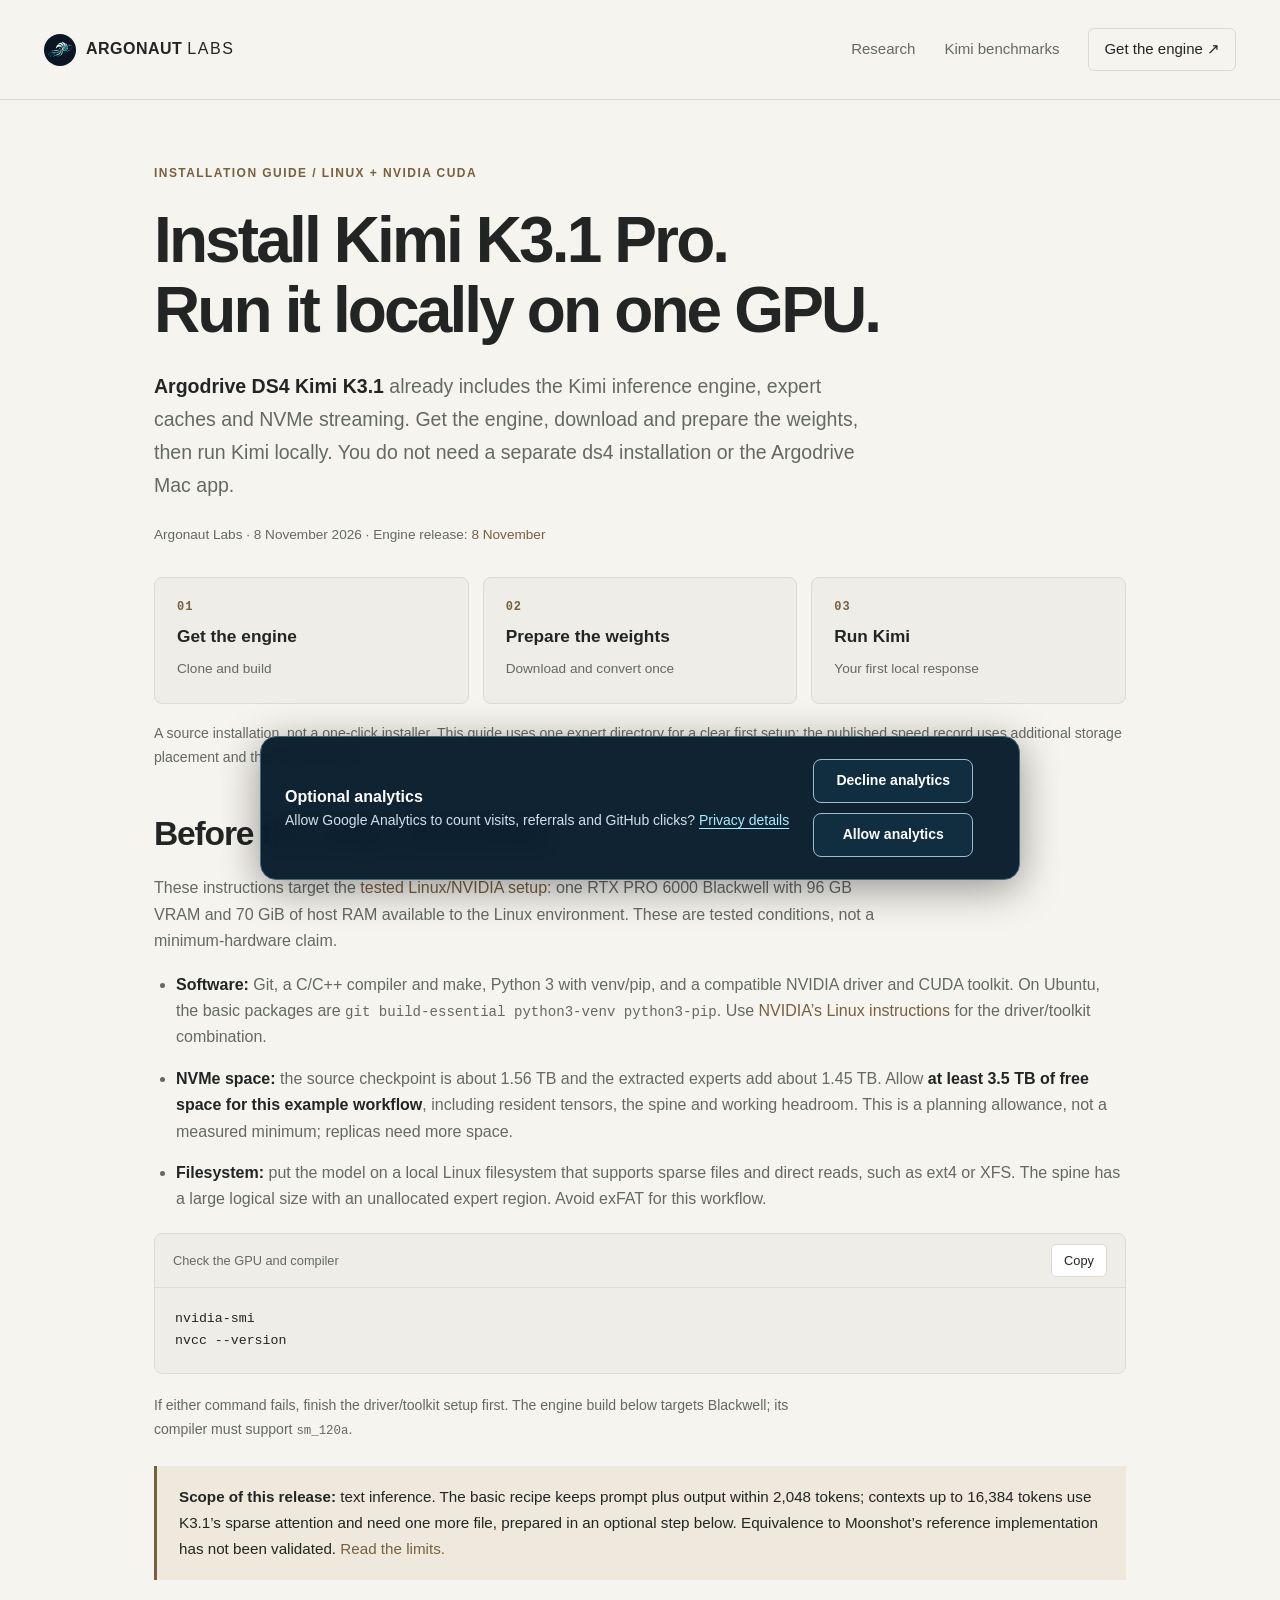
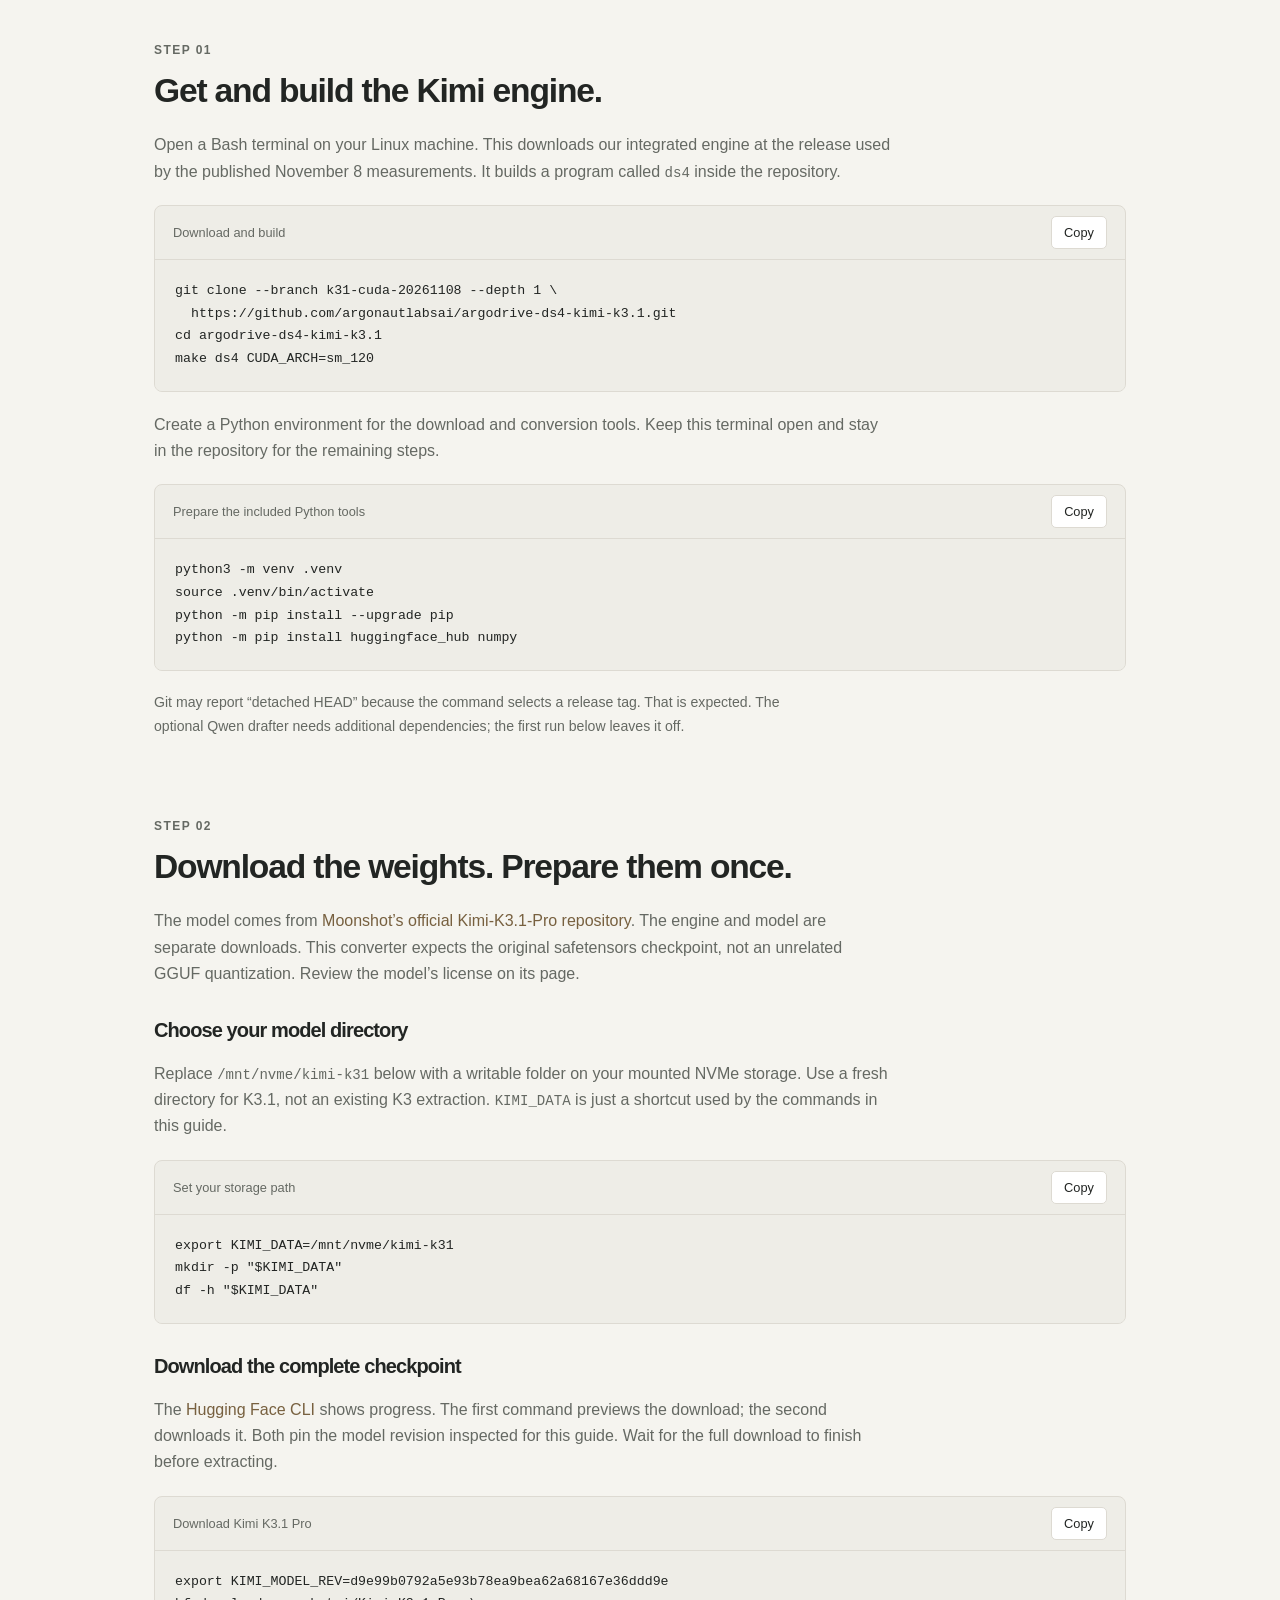
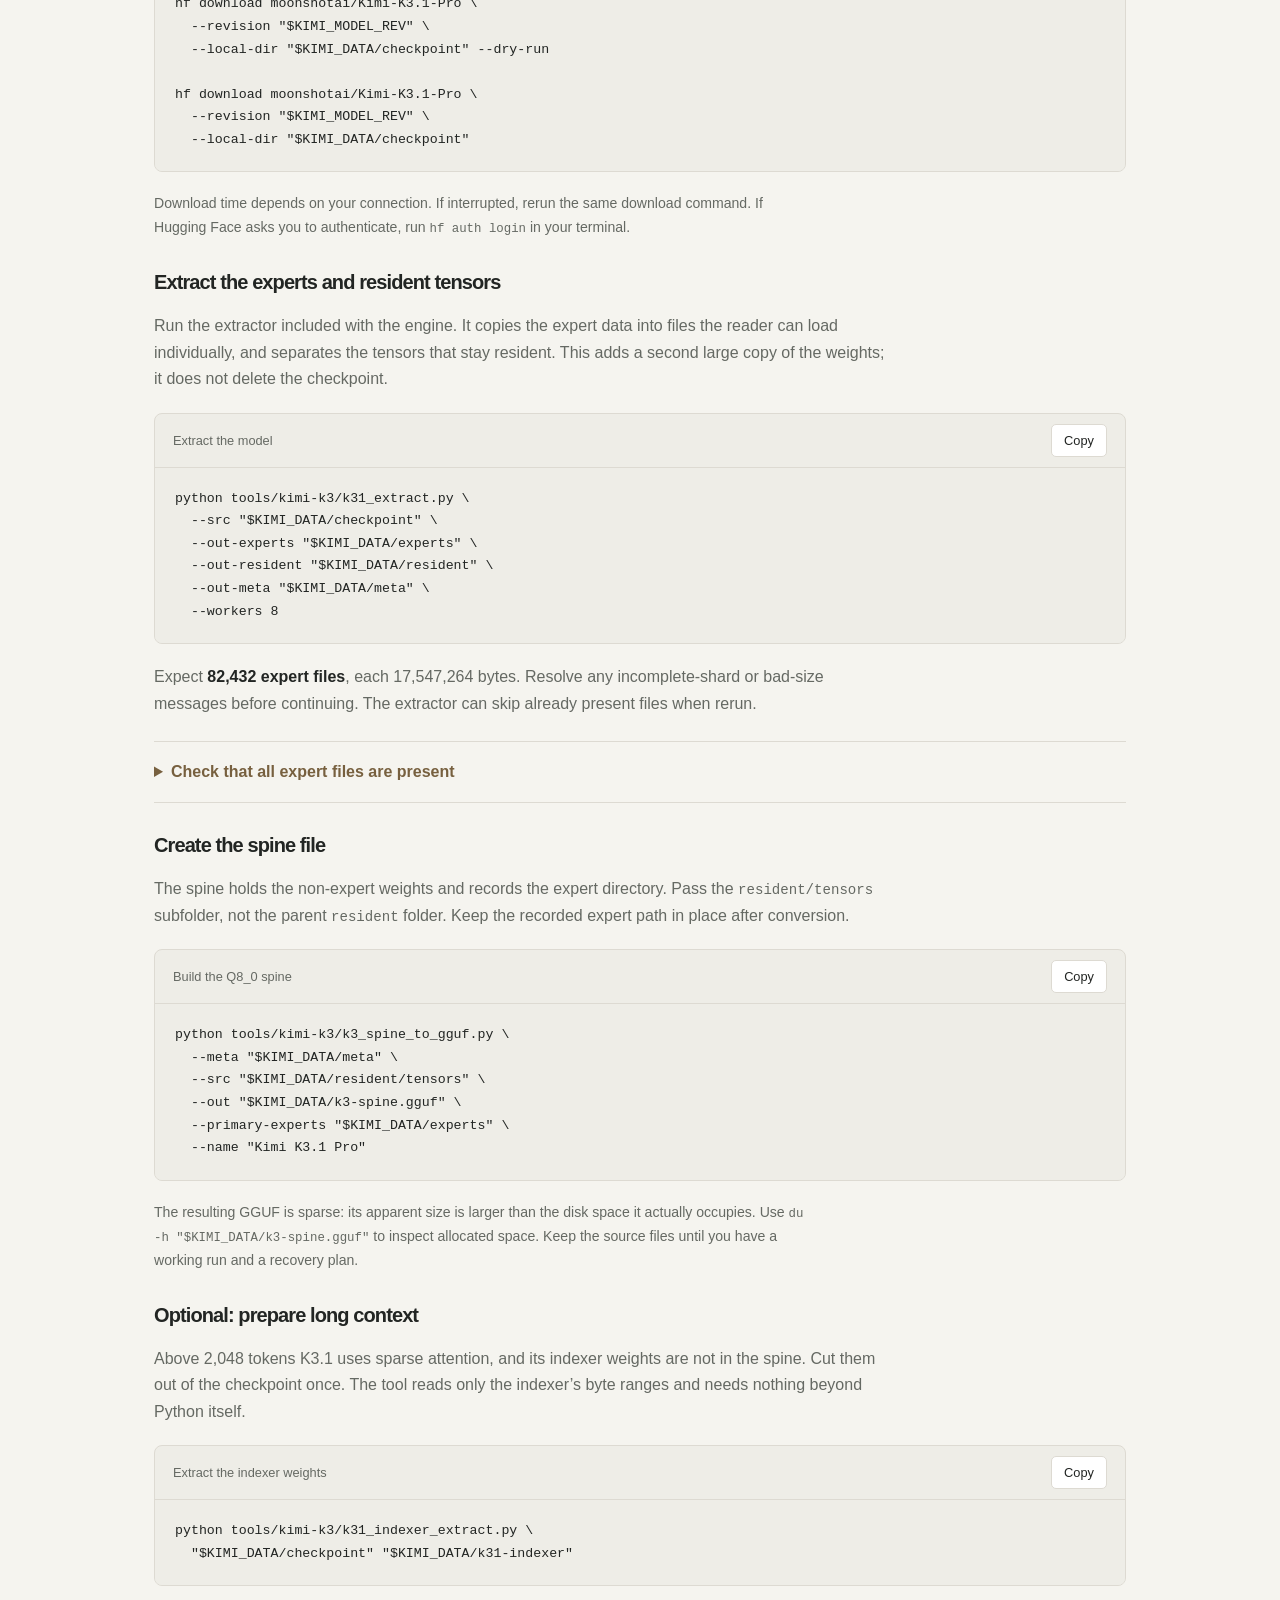
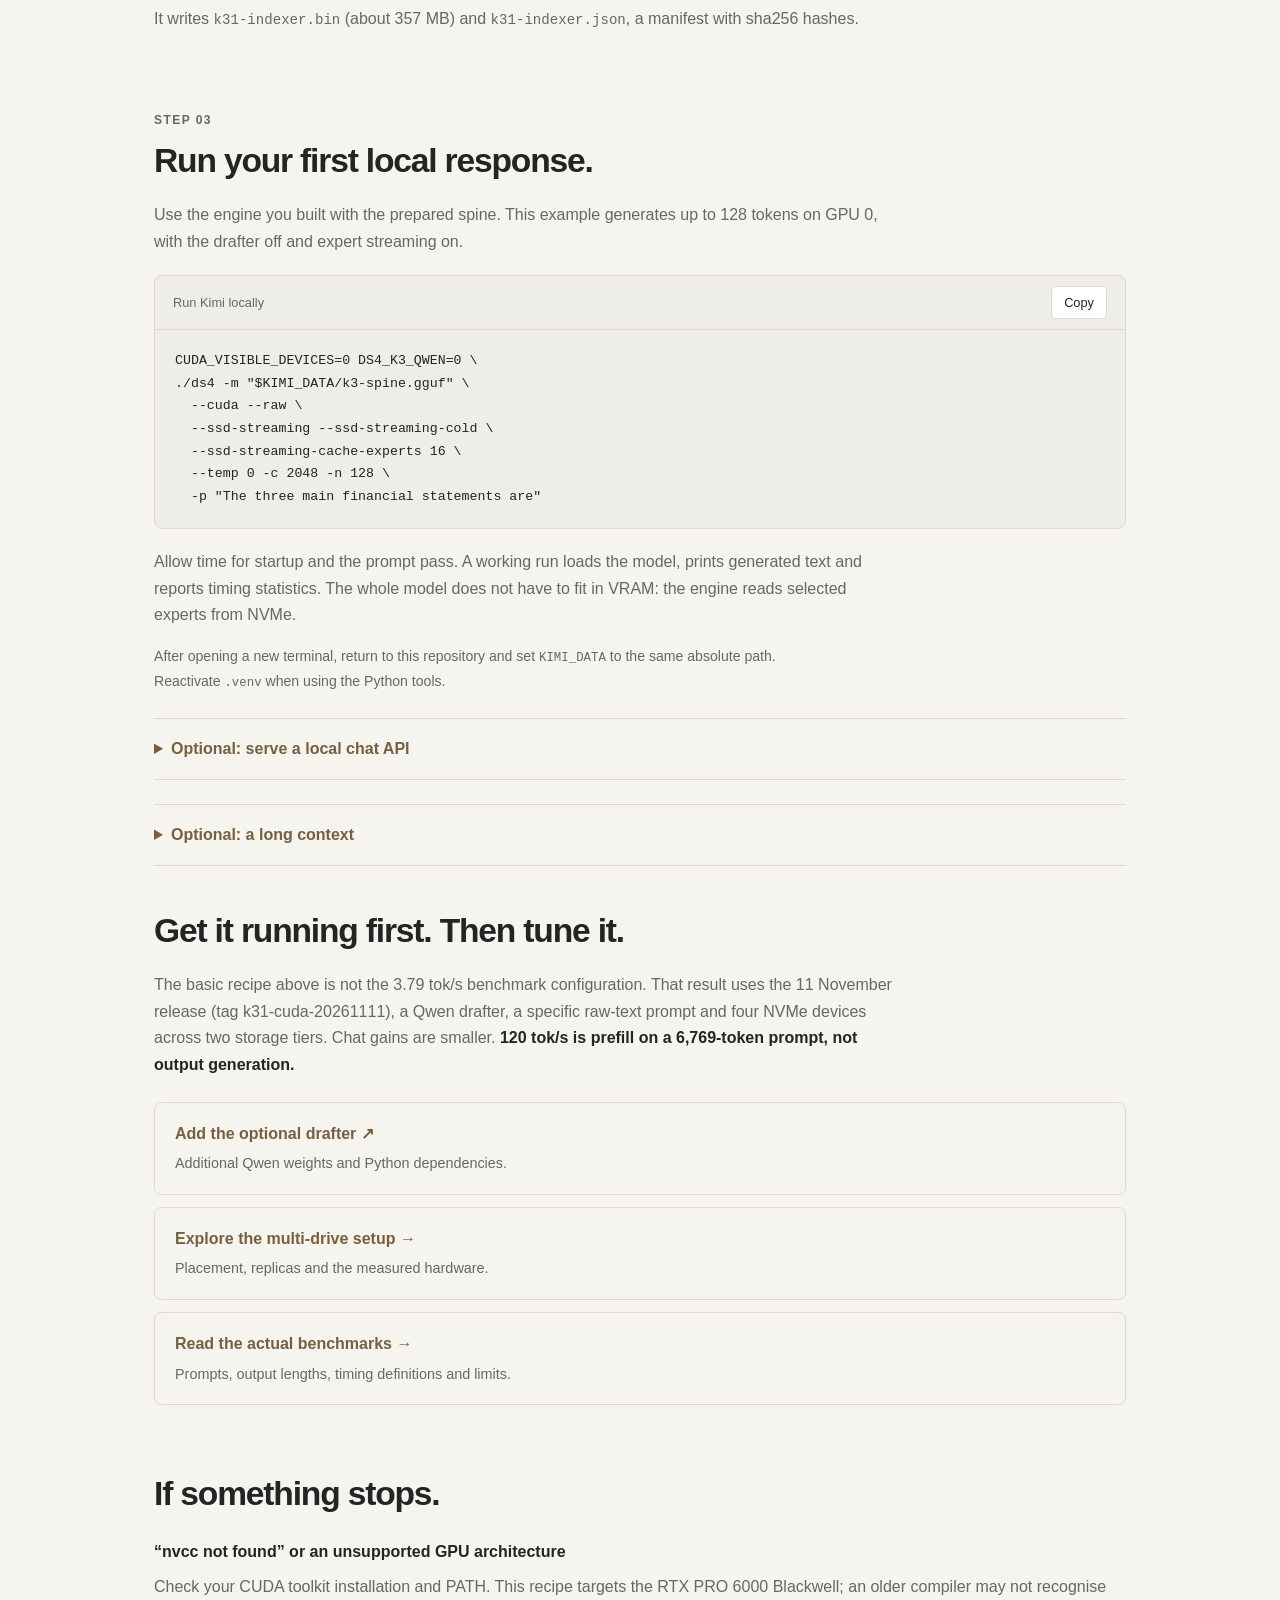
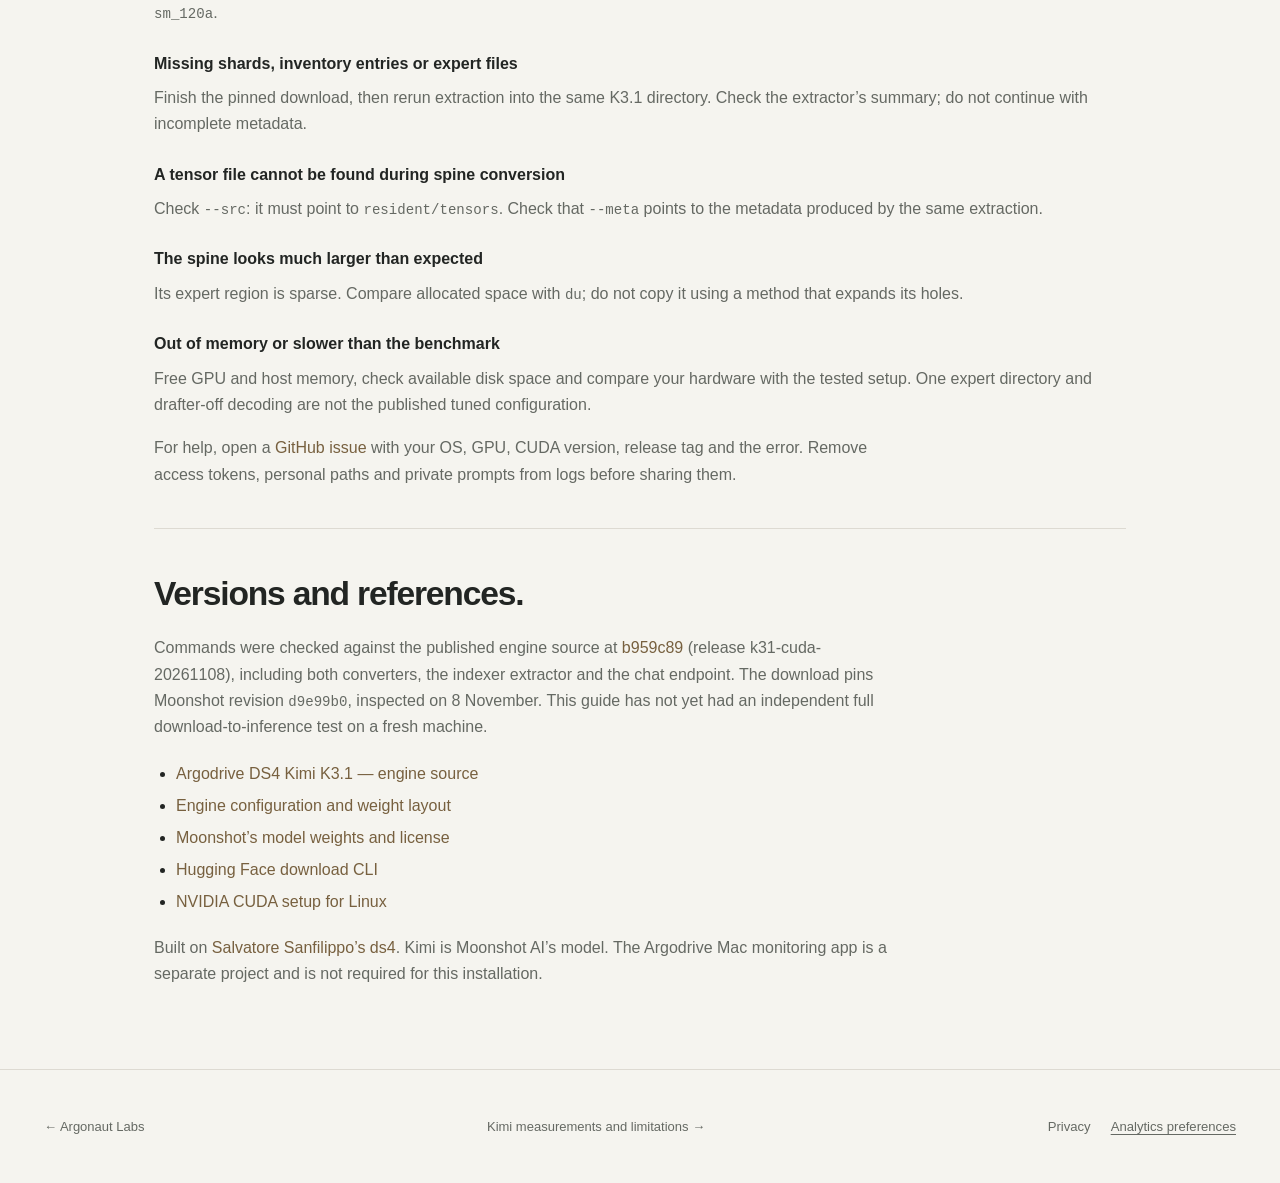
<file: guides/install-kimi-k31.html>
<!doctype html>
<html lang="en">
<head>
  <meta charset="utf-8">
  <meta name="viewport" content="width=device-width,initial-scale=1">
  <meta name="color-scheme" content="light dark">
  <title>Install and run Kimi K3.1 Pro locally on one GPU — Argonaut Labs</title>
  <meta name="description" content="Install Argodrive DS4 Kimi K3.1: get the CUDA engine, download Moonshot’s weights, prepare them once and run Kimi locally. Step-by-step Linux setup for the tested 96 GB GPU.">
  <link rel="canonical" href="https://argonautlabs.ai/guides/install-kimi-k31.html">
  <link rel="icon" type="image/svg+xml" href="../assets/cinematic/favicon.svg">
  <link rel="stylesheet" href="../styles.css?v=20261106-bronze">
  <link rel="stylesheet" href="../assets/kimi-article.css?v=20261108-engine">
  <link rel="stylesheet" href="../assets/kimi-install.css?v=20261108">
  <script src="../assets/kimi-install.js?v=20261108" defer></script>
  <meta property="og:type" content="article">
  <meta property="og:site_name" content="Argonaut Labs">
  <meta property="og:title" content="Install and run Kimi K3.1 Pro locally on one GPU">
  <meta property="og:description" content="One integrated engine. Get the source, download the Kimi weights, prepare them once and run. A practical Linux/CUDA installation guide.">
  <meta property="og:url" content="https://argonautlabs.ai/guides/install-kimi-k31.html">
  <meta property="og:image" content="https://argonautlabs.ai/assets/og-kimi-k31.png?v=20261106-bronze">
  <meta name="twitter:card" content="summary_large_image">
  <meta name="twitter:title" content="Install Kimi K3.1 Pro with Argodrive DS4 Kimi K3.1">
  <meta name="twitter:description" content="Get the engine, download and prepare the weights, then run Kimi locally on the tested 96 GB GPU. Linux/CUDA commands and troubleshooting.">
  <meta name="twitter:image" content="https://argonautlabs.ai/assets/og-kimi-k31.png?v=20261106-bronze">
  <script type="application/ld+json">
  {
    "@context": "https://schema.org",
    "@type": "TechArticle",
    "headline": "Install and run Kimi K3.1 Pro locally on one GPU",
    "description": "A step-by-step Linux/CUDA installation guide for Argodrive DS4 Kimi K3.1: build the integrated engine, download and prepare the model weights, then run a local completion.",
    "url": "https://argonautlabs.ai/guides/install-kimi-k31.html",
    "mainEntityOfPage": "https://argonautlabs.ai/guides/install-kimi-k31.html",
    "datePublished": "2026-11-08",
    "dateModified": "2026-11-11",
    "author": {"@type": "Organization", "name": "Argonaut Labs", "url": "https://argonautlabs.ai/"},
    "publisher": {"@type": "Organization", "name": "Argonaut Labs", "url": "https://argonautlabs.ai/"},
    "about": {"@type": "SoftwareSourceCode", "@id": "https://argonautlabs.ai/#kimi-engine", "name": "Argodrive DS4 Kimi K3.1", "codeRepository": "https://github.com/argonautlabsai/argodrive-ds4-kimi-k3.1"},
    "isBasedOn": "https://github.com/argonautlabsai/argodrive-ds4-kimi-k3.1/tree/b959c899ce311de29754eca096fea35deda67f50",
    "citation": ["https://huggingface.co/moonshotai/Kimi-K3.1-Pro", "https://huggingface.co/docs/huggingface_hub/en/guides/cli", "https://docs.nvidia.com/cuda/cuda-installation-guide-linux/"]
  }
  </script>
<link rel="stylesheet" href="/assets/analytics.css?v=20261109">
</head>
<body>
  <a class="skip" href="#main">Skip to content</a>
  <header class="header wrap">
    <a class="brand" href="../" aria-label="Argonaut Labs home"><img class="brand-mark" src="../assets/cinematic/brand-icon.svg" width="32" height="32" alt=""><span>ARGONAUT <b>LABS</b></span></a>
    <nav aria-label="Main navigation"><a href="../#research">Research</a><a href="../research/kimi-k31-single-gpu.html">Kimi benchmarks</a><a href="https://github.com/argonautlabsai/argodrive-ds4-kimi-k3.1" class="nav-source">Get the engine ↗</a></nav>
  </header>
  <main id="main" class="wrap k31-article install-guide">
    <article>
      <header class="k31-intro">
        <p class="eyebrow">INSTALLATION GUIDE / LINUX + NVIDIA CUDA</p>
        <h1>Install Kimi K3.1 Pro.<br>Run it locally on one GPU.</h1>
        <p class="k31-lede"><strong>Argodrive DS4 Kimi K3.1</strong> already includes the Kimi inference engine, expert caches and NVMe streaming. Get the engine, download and prepare the weights, then run Kimi locally. You do not need a separate ds4 installation or the Argodrive Mac app.</p>
        <p class="k31-byline">Argonaut Labs · <time datetime="2026-11-08">8 November 2026</time> · Engine release: <a href="https://github.com/argonautlabsai/argodrive-ds4-kimi-k3.1/tree/k31-cuda-20261108">8 November</a></p>
        <nav class="install-route" aria-label="Installation steps">
          <a href="#engine"><span>01</span><strong>Get the engine</strong><small>Clone and build</small></a>
          <a href="#weights"><span>02</span><strong>Prepare the weights</strong><small>Download and convert once</small></a>
          <a href="#run"><span>03</span><strong>Run Kimi</strong><small>Your first local response</small></a>
        </nav>
        <p class="install-note">A source installation, not a one-click installer. This guide uses one expert directory for a clear first setup; the published speed record uses additional storage placement and the optional drafter.</p>
      </header>

      <section id="before">
        <h2>Before the large download.</h2>
        <p>These instructions target the <a href="../research/kimi-k31-single-gpu.html#hardware">tested Linux/NVIDIA setup</a>: one RTX PRO 6000 Blackwell with 96 GB VRAM and 70 GiB of host RAM available to the Linux environment. These are tested conditions, not a minimum-hardware claim.</p>
        <ul class="install-list">
          <li><strong>Software:</strong> Git, a C/C++ compiler and make, Python 3 with venv/pip, and a compatible NVIDIA driver and CUDA toolkit. On Ubuntu, the basic packages are <code>git build-essential python3-venv python3-pip</code>. Use <a href="https://docs.nvidia.com/cuda/cuda-installation-guide-linux/">NVIDIA’s Linux instructions</a> for the driver/toolkit combination.</li>
          <li><strong>NVMe space:</strong> the source checkpoint is about 1.56 TB and the extracted experts add about 1.45 TB. Allow <strong>at least 3.5 TB of free space for this example workflow</strong>, including resident tensors, the spine and working headroom. This is a planning allowance, not a measured minimum; replicas need more space.</li>
          <li><strong>Filesystem:</strong> put the model on a local Linux filesystem that supports sparse files and direct reads, such as ext4 or XFS. The spine has a large logical size with an unallocated expert region. Avoid exFAT for this workflow.</li>
        </ul>
        <div class="install-code"><div class="install-code-head"><span>Check the GPU and compiler</span></div><pre><code>nvidia-smi
nvcc --version</code></pre></div>
        <p class="install-note">If either command fails, finish the driver/toolkit setup first. The engine build below targets Blackwell; its compiler must support <code>sm_120a</code>.</p>
        <aside class="k31-limit"><strong>Scope of this release:</strong> text inference. The basic recipe keeps prompt plus output within 2,048 tokens; contexts up to 16,384 tokens use K3.1’s sparse attention and need one more file, prepared in an optional step below. Equivalence to Moonshot’s reference implementation has not been validated. <a href="../research/kimi-k31-single-gpu.html#validation">Read the limits.</a></aside>
      </section>

      <section id="engine">
        <p class="eyebrow">STEP 01</p>
        <h2>Get and build the Kimi engine.</h2>
        <p>Open a Bash terminal on your Linux machine. This downloads our integrated engine at the release used by the published November 8 measurements. It builds a program called <code>ds4</code> inside the repository.</p>
        <div class="install-code"><div class="install-code-head"><span>Download and build</span></div><pre><code>git clone --branch k31-cuda-20261108 --depth 1 \
  https://github.com/argonautlabsai/argodrive-ds4-kimi-k3.1.git
cd argodrive-ds4-kimi-k3.1
make ds4 CUDA_ARCH=sm_120</code></pre></div>
        <p>Create a Python environment for the download and conversion tools. Keep this terminal open and stay in the repository for the remaining steps.</p>
        <div class="install-code"><div class="install-code-head"><span>Prepare the included Python tools</span></div><pre><code>python3 -m venv .venv
source .venv/bin/activate
python -m pip install --upgrade pip
python -m pip install huggingface_hub numpy</code></pre></div>
        <p class="install-note">Git may report “detached HEAD” because the command selects a release tag. That is expected. The optional Qwen drafter needs additional dependencies; the first run below leaves it off.</p>
      </section>

      <section id="weights">
        <p class="eyebrow">STEP 02</p>
        <h2>Download the weights. Prepare them once.</h2>
        <p>The model comes from <a href="https://huggingface.co/moonshotai/Kimi-K3.1-Pro">Moonshot’s official Kimi-K3.1-Pro repository</a>. The engine and model are separate downloads. This converter expects the original safetensors checkpoint, not an unrelated GGUF quantization. Review the model’s license on its page.</p>
        <h3>Choose your model directory</h3>
        <p>Replace <code>/mnt/nvme/kimi-k31</code> below with a writable folder on your mounted NVMe storage. Use a fresh directory for K3.1, not an existing K3 extraction. <code>KIMI_DATA</code> is just a shortcut used by the commands in this guide.</p>
        <div class="install-code"><div class="install-code-head"><span>Set your storage path</span></div><pre><code>export KIMI_DATA=/mnt/nvme/kimi-k31
mkdir -p "$KIMI_DATA"
df -h "$KIMI_DATA"</code></pre></div>
        <h3>Download the complete checkpoint</h3>
        <p>The <a href="https://huggingface.co/docs/huggingface_hub/en/guides/cli">Hugging Face CLI</a> shows progress. The first command previews the download; the second downloads it. Both pin the model revision inspected for this guide. Wait for the full download to finish before extracting.</p>
        <div class="install-code"><div class="install-code-head"><span>Download Kimi K3.1 Pro</span></div><pre><code>export KIMI_MODEL_REV=d9e99b0792a5e93b78ea9bea62a68167e36ddd9e
hf download moonshotai/Kimi-K3.1-Pro \
  --revision "$KIMI_MODEL_REV" \
  --local-dir "$KIMI_DATA/checkpoint" --dry-run

hf download moonshotai/Kimi-K3.1-Pro \
  --revision "$KIMI_MODEL_REV" \
  --local-dir "$KIMI_DATA/checkpoint"</code></pre></div>
        <p class="install-note">Download time depends on your connection. If interrupted, rerun the same download command. If Hugging Face asks you to authenticate, run <code>hf auth login</code> in your terminal.</p>
        <h3>Extract the experts and resident tensors</h3>
        <p>Run the extractor included with the engine. It copies the expert data into files the reader can load individually, and separates the tensors that stay resident. This adds a second large copy of the weights; it does not delete the checkpoint.</p>
        <div class="install-code"><div class="install-code-head"><span>Extract the model</span></div><pre><code>python tools/kimi-k3/k31_extract.py \
  --src "$KIMI_DATA/checkpoint" \
  --out-experts "$KIMI_DATA/experts" \
  --out-resident "$KIMI_DATA/resident" \
  --out-meta "$KIMI_DATA/meta" \
  --workers 8</code></pre></div>
        <p>Expect <strong>82,432 expert files</strong>, each 17,547,264 bytes. Resolve any incomplete-shard or bad-size messages before continuing. The extractor can skip already present files when rerun.</p>
        <details class="k31-details"><summary>Check that all expert files are present</summary><p>This checks expected names and sizes; it is not a checksum or model-quality test.</p><div class="install-code"><div class="install-code-head"><span>Check the extracted layout</span></div><pre><code>python - &lt;&lt;'PY'
import os
from pathlib import Path
folder = Path(os.environ["KIMI_DATA"]) / "experts"
bad = 0
for layer in range(1, 93):
    for expert in range(896):
        path = folder / f"L{layer}-E{expert}.bin"
        if not path.is_file() or path.stat().st_size != 17547264:
            bad += 1
print(f"Expected 82432 experts; missing or wrong size: {bad}")
raise SystemExit(1 if bad else 0)
PY</code></pre></div></details>
        <h3>Create the spine file</h3>
        <p>The spine holds the non-expert weights and records the expert directory. Pass the <code>resident/tensors</code> subfolder, not the parent <code>resident</code> folder. Keep the recorded expert path in place after conversion.</p>
        <div class="install-code"><div class="install-code-head"><span>Build the Q8_0 spine</span></div><pre><code>python tools/kimi-k3/k3_spine_to_gguf.py \
  --meta "$KIMI_DATA/meta" \
  --src "$KIMI_DATA/resident/tensors" \
  --out "$KIMI_DATA/k3-spine.gguf" \
  --primary-experts "$KIMI_DATA/experts" \
  --name "Kimi K3.1 Pro"</code></pre></div>
        <p class="install-note">The resulting GGUF is sparse: its apparent size is larger than the disk space it actually occupies. Use <code>du -h "$KIMI_DATA/k3-spine.gguf"</code> to inspect allocated space. Keep the source files until you have a working run and a recovery plan.</p>
        <h3>Optional: prepare long context</h3>
        <p>Above 2,048 tokens K3.1 uses sparse attention, and its indexer weights are not in the spine. Cut them out of the checkpoint once. The tool reads only the indexer’s byte ranges and needs nothing beyond Python itself.</p>
        <div class="install-code"><div class="install-code-head"><span>Extract the indexer weights</span></div><pre><code>python tools/kimi-k3/k31_indexer_extract.py \
  "$KIMI_DATA/checkpoint" "$KIMI_DATA/k31-indexer"</code></pre></div>
        <p>It writes <code>k31-indexer.bin</code> (about 357 MB) and <code>k31-indexer.json</code>, a manifest with sha256 hashes.</p>
      </section>

      <section id="run">
        <p class="eyebrow">STEP 03</p>
        <h2>Run your first local response.</h2>
        <p>Use the engine you built with the prepared spine. This example generates up to 128 tokens on GPU 0, with the drafter off and expert streaming on.</p>
        <div class="install-code"><div class="install-code-head"><span>Run Kimi locally</span></div><pre><code>CUDA_VISIBLE_DEVICES=0 DS4_K3_QWEN=0 \
./ds4 -m "$KIMI_DATA/k3-spine.gguf" \
  --cuda --raw \
  --ssd-streaming --ssd-streaming-cold \
  --ssd-streaming-cache-experts 16 \
  --temp 0 -c 2048 -n 128 \
  -p "The three main financial statements are"</code></pre></div>
        <p>Allow time for startup and the prompt pass. A working run loads the model, prints generated text and reports timing statistics. The whole model does not have to fit in VRAM: the engine reads selected experts from NVMe.</p>
        <p class="install-note">After opening a new terminal, return to this repository and set <code>KIMI_DATA</code> to the same absolute path. Reactivate <code>.venv</code> when using the Python tools.</p>
        <details class="k31-details"><summary>Optional: serve a local chat API</summary><p>Start this instead of the one-shot command. It listens only on this machine. Wait for the “listening” message before sending a request.</p><div class="install-code"><div class="install-code-head"><span>Start the local server</span></div><pre><code>CUDA_VISIBLE_DEVICES=0 DS4_K3_QWEN=0 \
./ds4 -m "$KIMI_DATA/k3-spine.gguf" \
  --cuda --ssd-streaming --ssd-streaming-cold \
  --ssd-streaming-cache-experts 16 \
  --temp 0 -c 2048 -n 128 \
  --k3-serve 127.0.0.1:8080</code></pre></div><p>In a second terminal:</p><div class="install-code"><div class="install-code-head"><span>Send a chat request</span></div><pre><code>curl http://127.0.0.1:8080/v1/chat/completions \
  -H 'Content-Type: application/json' \
  -d '{"model":"kimi-k3","messages":[{"role":"user","content":"Explain cash flow in two sentences."}],"max_tokens":128,"temperature":0}'</code></pre></div><p>The API model identifier is <code>kimi-k3</code> in this release even when the loaded weights are K3.1 Pro. Stop the server with Ctrl+C.</p></details>
        <details class="k31-details"><summary>Optional: a long context</summary><p>With the indexer file from step 02, sparse attention takes contexts up to 16,384 tokens; we tested 8,192 through this API and 4k, 8k and 16k from the command line. A long prompt pass reads most of the model once: about a minute for 6,800 tokens.</p><div class="install-code"><div class="install-code-head"><span>Serve with an 8k context</span></div><pre><code>CUDA_VISIBLE_DEVICES=0 DS4_K3_QWEN=0 \
DS4_K3_DSA="$KIMI_DATA/k31-indexer.bin" DS4_K3_CACHE_CAP=8192 \
./ds4 -m "$KIMI_DATA/k3-spine.gguf" \
  --cuda --ssd-streaming --ssd-streaming-cold \
  --ssd-streaming-cache-experts 16 \
  --temp 0 -c 8192 -n 256 \
  --k3-serve 127.0.0.1:8080</code></pre></div><p>For 16,384 tokens set both <code>DS4_K3_CACHE_CAP</code> and <code>-c</code> to 16384.</p></details>
      </section>

      <section id="next">
        <h2>Get it running first. Then tune it.</h2>
        <p>The basic recipe above is not the 3.79 tok/s benchmark configuration. That result uses the 11 November release (tag k31-cuda-20261111), a Qwen drafter, a specific raw-text prompt and four NVMe devices across two storage tiers. Chat gains are smaller. <strong>120 tok/s is prefill on a 6,769-token prompt, not output generation.</strong></p>
        <div class="install-next">
          <a href="https://github.com/argonautlabsai/argodrive-ds4-kimi-k3.1/blob/kimi-k3/tools/kimi-k3/README.md#the-optional-qwen-drafter"><strong>Add the optional drafter ↗</strong><span>Additional Qwen weights and Python dependencies.</span></a>
          <a href="../research/kimi-k31-single-gpu.html#hardware"><strong>Explore the multi-drive setup →</strong><span>Placement, replicas and the measured hardware.</span></a>
          <a href="../research/kimi-k31-single-gpu.html#drafter"><strong>Read the actual benchmarks →</strong><span>Prompts, output lengths, timing definitions and limits.</span></a>
        </div>
      </section>

      <section id="troubleshooting">
        <h2>If something stops.</h2>
        <dl class="install-faq">
          <dt>“nvcc not found” or an unsupported GPU architecture</dt><dd>Check your CUDA toolkit installation and PATH. This recipe targets the RTX PRO 6000 Blackwell; an older compiler may not recognise <code>sm_120a</code>.</dd>
          <dt>Missing shards, inventory entries or expert files</dt><dd>Finish the pinned download, then rerun extraction into the same K3.1 directory. Check the extractor’s summary; do not continue with incomplete metadata.</dd>
          <dt>A tensor file cannot be found during spine conversion</dt><dd>Check <code>--src</code>: it must point to <code>resident/tensors</code>. Check that <code>--meta</code> points to the metadata produced by the same extraction.</dd>
          <dt>The spine looks much larger than expected</dt><dd>Its expert region is sparse. Compare allocated space with <code>du</code>; do not copy it using a method that expands its holes.</dd>
          <dt>Out of memory or slower than the benchmark</dt><dd>Free GPU and host memory, check available disk space and compare your hardware with the tested setup. One expert directory and drafter-off decoding are not the published tuned configuration.</dd>
        </dl>
        <p>For help, open a <a href="https://github.com/argonautlabsai/argodrive-ds4-kimi-k3.1/issues">GitHub issue</a> with your OS, GPU, CUDA version, release tag and the error. Remove access tokens, personal paths and private prompts from logs before sharing them.</p>
      </section>

      <section class="k31-evidence" id="sources">
        <h2>Versions and references.</h2>
        <p>Commands were checked against the published engine source at <a href="https://github.com/argonautlabsai/argodrive-ds4-kimi-k3.1/tree/b959c899ce311de29754eca096fea35deda67f50">b959c89</a> (release k31-cuda-20261108), including both converters, the indexer extractor and the chat endpoint. The download pins Moonshot revision <code>d9e99b0</code>, inspected on 8 November. This guide has not yet had an independent full download-to-inference test on a fresh machine.</p>
        <ul>
          <li><a href="https://github.com/argonautlabsai/argodrive-ds4-kimi-k3.1">Argodrive DS4 Kimi K3.1 — engine source</a></li>
          <li><a href="https://github.com/argonautlabsai/argodrive-ds4-kimi-k3.1/blob/kimi-k3/tools/kimi-k3/README.md">Engine configuration and weight layout</a></li>
          <li><a href="https://huggingface.co/moonshotai/Kimi-K3.1-Pro">Moonshot’s model weights and license</a></li>
          <li><a href="https://huggingface.co/docs/huggingface_hub/en/guides/cli">Hugging Face download CLI</a></li>
          <li><a href="https://docs.nvidia.com/cuda/cuda-installation-guide-linux/">NVIDIA CUDA setup for Linux</a></li>
        </ul>
        <p>Built on <a href="https://github.com/antirez/ds4">Salvatore Sanfilippo’s ds4</a>. Kimi is Moonshot AI’s model. The Argodrive Mac monitoring app is a separate project and is not required for this installation.</p>
      </section>
    </article>
  </main>
  <footer class="wrap"><a href="../">← Argonaut Labs</a><a href="../research/kimi-k31-single-gpu.html">Kimi measurements and limitations →</a><div class="al-privacy-links"><a href="/privacy.html">Privacy</a><button type="button" class="al-analytics-settings" data-analytics-settings>Analytics preferences</button></div></footer>
<script defer src="/assets/analytics.js?v=20261109"></script>
</body>
</html>
</file>
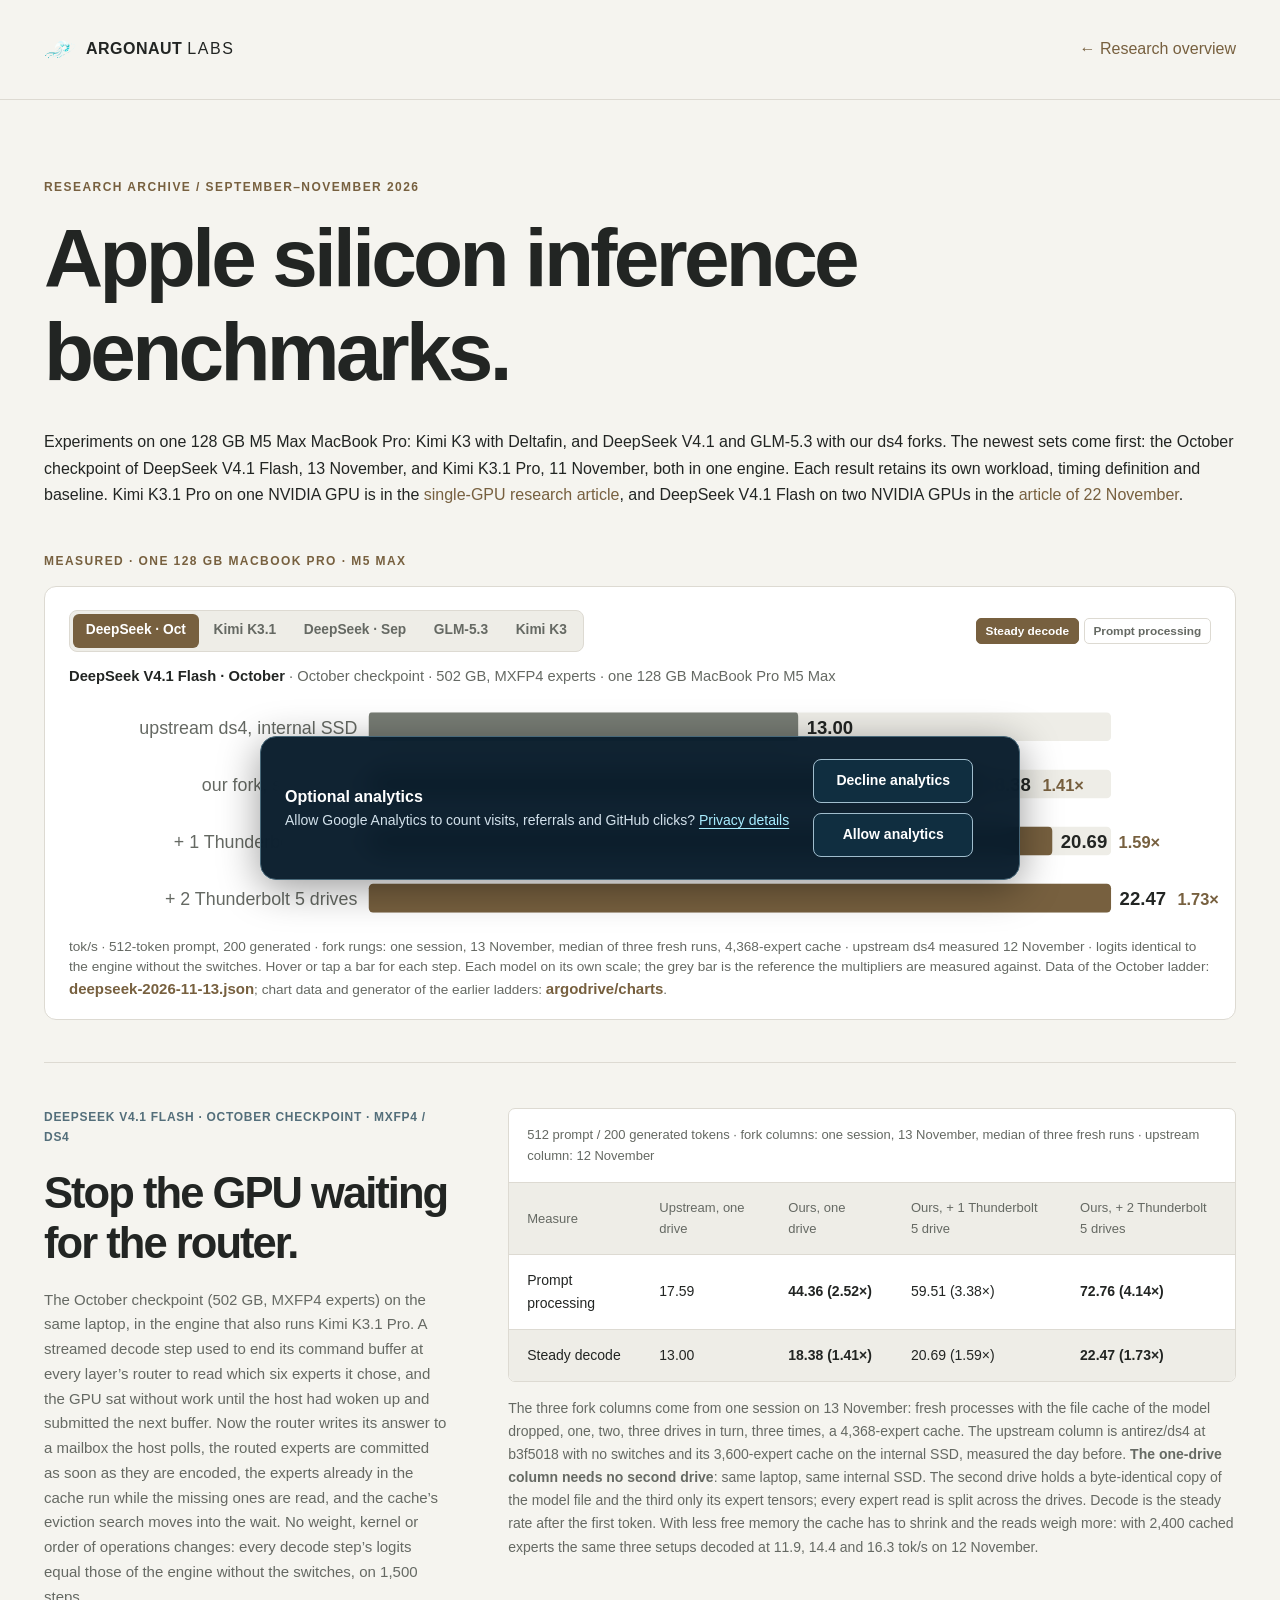
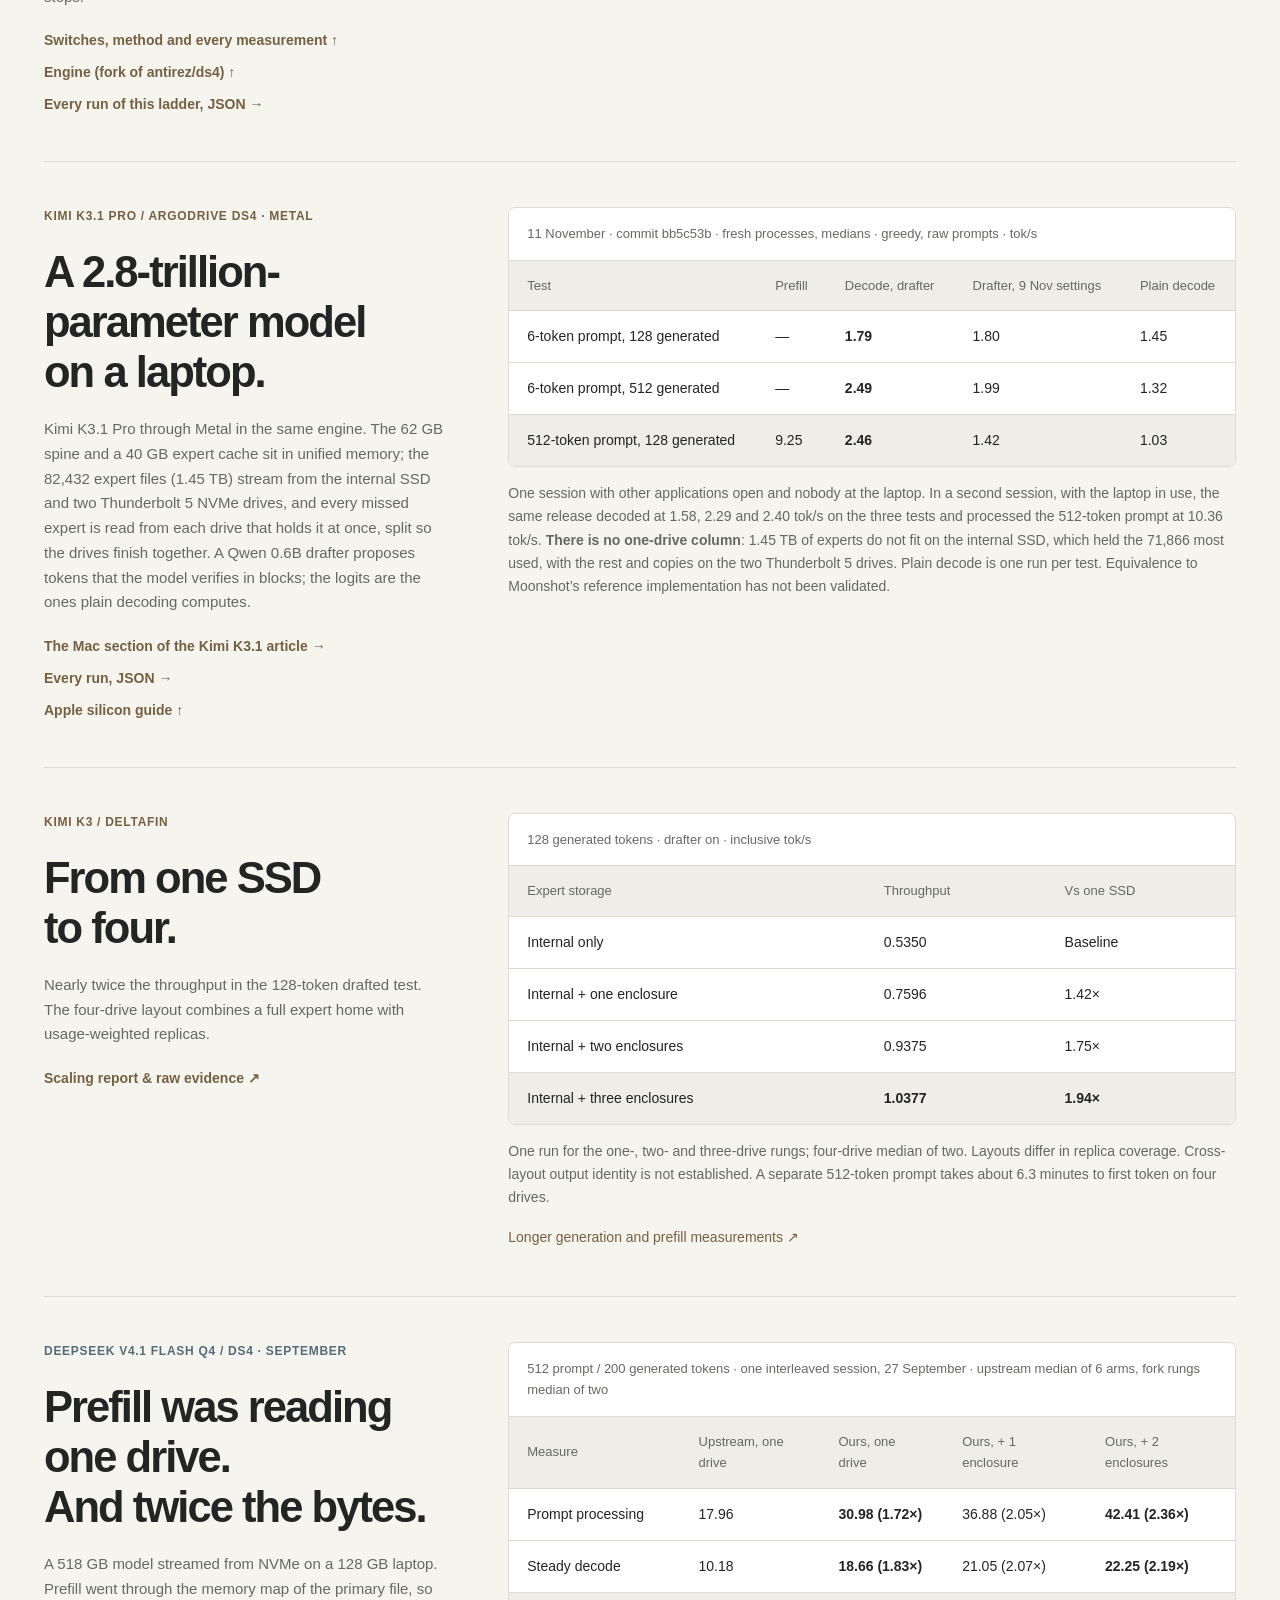
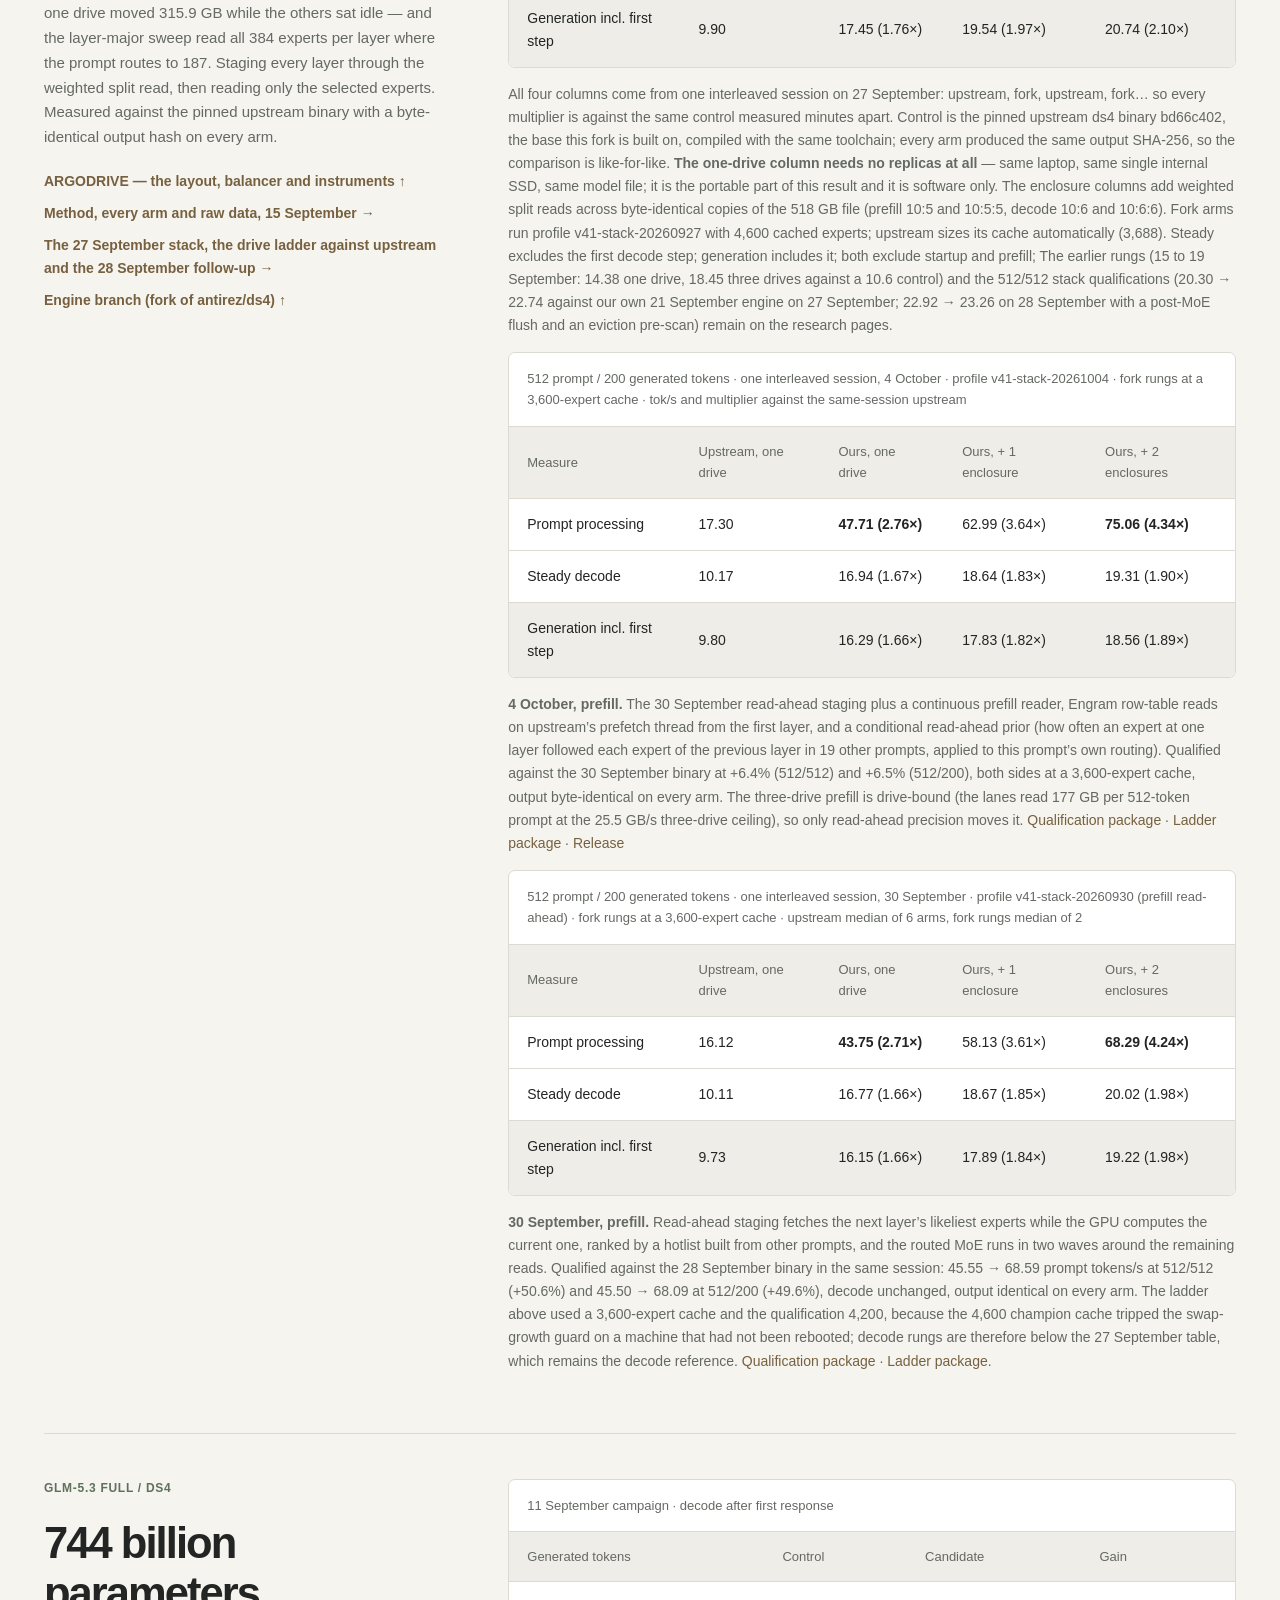
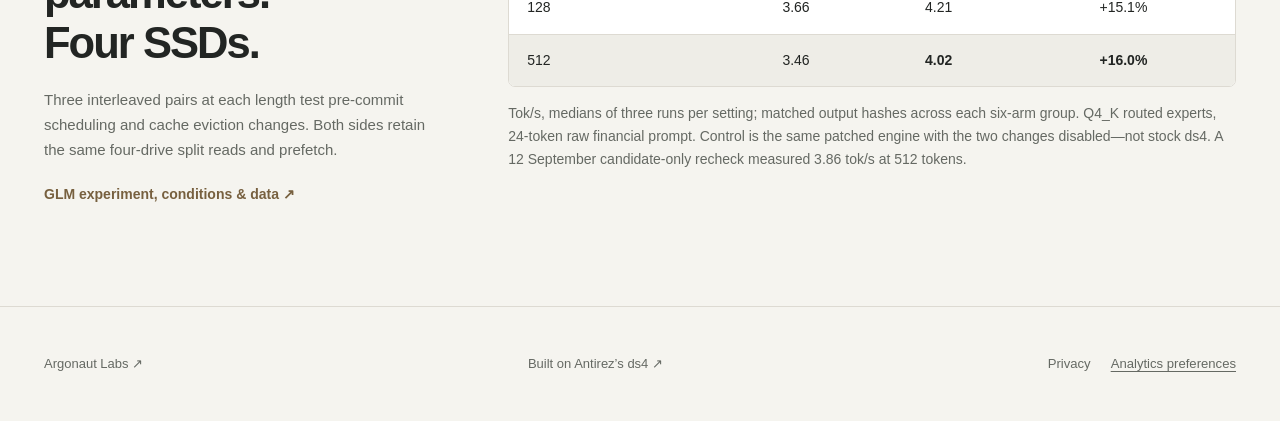
<file: research/apple-silicon-results.html>
<!DOCTYPE html>

<html lang="en"><head><meta charset="utf-8"/><meta content="width=device-width,initial-scale=1" name="viewport"/><meta content="light dark" name="color-scheme"/><title>Apple silicon benchmarks: Kimi, DeepSeek and GLM — Argonaut Labs</title><meta content="Measured Kimi K3, DeepSeek V4.1 and GLM-5.3 inference on a 128 GB M5 Max. Preserved drive-scaling tables, workload definitions and links to raw evidence." name="description"/><link href="https://argonautlabs.ai/research/apple-silicon-results.html" rel="canonical"/><link href="data:image/svg+xml,%3Csvg xmlns='http://www.w3.org/2000/svg' viewBox='0 0 32 32'%3E%3Crect width='32' height='32' rx='8' fill='%2377603f'/%3E%3Cpath d='M7 24 16 7l9 17h-6l-3-6-3 6Z' fill='white'/%3E%3C/svg%3E" rel="icon"/><link href="../styles.css?v=20261106-bronze" rel="stylesheet"/><meta content="article" property="og:type"/><meta content="Argonaut Labs" property="og:site_name"/><meta content="Apple silicon benchmarks: Kimi, DeepSeek and GLM — Argonaut Labs" property="og:title"/><meta content="Measured Kimi K3, DeepSeek V4.1 and GLM-5.3 inference on a 128 GB M5 Max. Preserved drive-scaling tables, workload definitions and links to raw evidence." property="og:description"/><meta content="https://argonautlabs.ai/research/apple-silicon-results.html" property="og:url"/><meta content="https://argonautlabs.ai/assets/og-glm-ladder.png?v=20261106-bronze" property="og:image"/><meta content="summary_large_image" name="twitter:card"/><meta content="Apple silicon benchmarks: Kimi, DeepSeek and GLM — Argonaut Labs" name="twitter:title"/><meta content="Measured Kimi K3, DeepSeek V4.1 and GLM-5.3 inference on a 128 GB M5 Max. Preserved drive-scaling tables, workload definitions and links to raw evidence." name="twitter:description"/><meta content="https://argonautlabs.ai/assets/og-glm-ladder.png?v=20261106-bronze" name="twitter:image"/><meta content="#f5f4ef" media="(prefers-color-scheme: light)" name="theme-color"/><meta content="#191c1b" media="(prefers-color-scheme: dark)" name="theme-color"/><script type="application/ld+json">{"@context": "https://schema.org", "@type": "CollectionPage", "name": "Apple silicon inference benchmarks", "url": "https://argonautlabs.ai/research/apple-silicon-results.html", "description": "Kimi K3.1 Pro, DeepSeek V4.1, Kimi K3 and GLM-5.3 results from September to November 2026.", "publisher": {"@type": "Organization", "name": "Argonaut Labs", "url": "https://argonautlabs.ai/"}}</script><link rel="stylesheet" href="/assets/analytics.css?v=20261109">
</head><body><a class="skip" href="#main">Skip to content</a><header class="header wrap"><a class="brand" href="../"><img alt="" class="brand-mark" height="32" src="../assets/cinematic/brand-icon.svg" width="32"/><span>ARGONAUT <b>LABS</b></span></a><a href="../#research">← Research overview</a></header><main class="wrap results-section" id="main"><div class="section-heading"><div><p class="eyebrow">RESEARCH ARCHIVE / SEPTEMBER–NOVEMBER 2026</p><h1>Apple silicon inference benchmarks.</h1></div></div><p>Experiments on one 128 GB M5 Max MacBook Pro: Kimi K3 with Deltafin, and DeepSeek V4.1 and GLM-5.3 with our ds4 forks. The newest sets come first: the October checkpoint of DeepSeek V4.1 Flash, 13 November, and Kimi K3.1 Pro, 11 November, both in one engine. Each result retains its own workload, timing definition and baseline. Kimi K3.1 Pro on one NVIDIA GPU is in the <a href="kimi-k31-single-gpu.html">single-GPU research article</a>, and DeepSeek V4.1 Flash on two NVIDIA GPUs in the <a href="deepseek-v41-two-gpus.html">article of 22 November</a>.</p><p class="eyebrow older-heading">MEASURED · ONE 128 GB MACBOOK PRO · M5 MAX</p><div class="results-chart" id="results-chart"><div class="chart-controls"><div aria-label="Model" class="chart-models" role="tablist" style="flex-wrap:wrap"><button aria-selected="true" class="chart-tab is-on" style="white-space:nowrap" data-model="deepseek1017" role="tab" type="button">DeepSeek · Oct</button><button aria-selected="false" class="chart-tab" style="white-space:nowrap" data-model="kimi31" role="tab" type="button">Kimi K3.1</button><button aria-selected="false" class="chart-tab" style="white-space:nowrap" data-model="deepseek" role="tab" type="button">DeepSeek · Sep</button><button aria-selected="false" class="chart-tab" style="white-space:nowrap" data-model="glm" role="tab" type="button">GLM-5.3</button><button aria-selected="false" class="chart-tab" style="white-space:nowrap" data-model="kimi" role="tab" type="button">Kimi K3</button></div><div aria-label="Series" class="chart-toggle" role="group"><button aria-pressed="true" class="chart-btn is-on" data-series="decode" type="button">Steady decode</button><button aria-pressed="false" class="chart-btn" data-series="prefill" type="button">Prompt processing</button></div></div><p class="chart-kicker" id="chart-kicker"><strong>DeepSeek V4.1 Flash · October</strong> · October checkpoint · 502 GB, MXFP4 experts · one 128 GB MacBook Pro M5 Max</p><svg aria-label="DeepSeek V4.1 Flash, October checkpoint, steady decode in tokens per second: upstream ds4 on the internal SSD 13.00; our fork on the same SSD 18.38; with one Thunderbolt 5 drive 20.69; with two Thunderbolt 5 drives 22.47." class="chart-svg" role="img" viewbox="0 0 800 152" width="100%"><g class="chart-row" data-i="0" tabindex="0"><text class="chart-label" text-anchor="end" x="202" y="21">upstream ds4, internal SSD</text><rect class="chart-track" height="20" rx="3" width="520" x="210" y="6"></rect><rect class="chart-bar chart-bar-base" height="20" rx="3" style="transform:scaleX(0.5785)" width="520" x="210" y="6"></rect><text class="chart-val" style="transform:translateX(-219.2px)" x="736" y="21">13.00</text></g><g class="chart-row" data-i="1" tabindex="0"><text class="chart-label" text-anchor="end" x="202" y="61">our fork, same SSD</text><rect class="chart-track" height="20" rx="3" width="520" x="210" y="46"></rect><rect class="chart-bar" height="20" rx="3" style="transform:scaleX(0.818)" width="520" x="210" y="46"></rect><text class="chart-val" style="transform:translateX(-94.7px)" x="736" y="61">18.38</text><text class="chart-ratio" style="transform:translateX(-52.7px)" x="736" y="61">1.41×</text></g><g class="chart-row" data-i="2" tabindex="0"><text class="chart-label" text-anchor="end" x="202" y="101">+ 1 Thunderbolt 5 drive</text><rect class="chart-track" height="20" rx="3" width="520" x="210" y="86"></rect><rect class="chart-bar" height="20" rx="3" style="transform:scaleX(0.9208)" width="520" x="210" y="86"></rect><text class="chart-val" style="transform:translateX(-41.2px)" x="736" y="101">20.69</text><text class="chart-ratio" style="transform:translateX(0.8px)" x="736" y="101">1.59×</text></g><g class="chart-row" data-i="3" tabindex="0"><text class="chart-label" text-anchor="end" x="202" y="141">+ 2 Thunderbolt 5 drives</text><rect class="chart-track" height="20" rx="3" width="520" x="210" y="126"></rect><rect class="chart-bar" height="20" rx="3" style="transform:scaleX(1)" width="520" x="210" y="126"></rect><text class="chart-val" x="736" y="141">22.47</text><text class="chart-ratio" style="transform:translateX(42.0px)" x="736" y="141">1.73×</text></g></svg><div class="chart-tip" hidden="" id="chart-tip"></div><p class="chart-note"><span id="chart-cond">tok/s · 512-token prompt, 200 generated · fork rungs: one session, 13 November, median of three fresh runs, 4,368-expert cache · upstream ds4 measured 12 November · logits identical to the engine without the switches.</span> Hover or tap a bar for each step. Each model on its own scale; the grey bar is the reference the multipliers are measured against. Data of the October ladder: <a class="text-link" href="deepseek-2026-11-13.json">deepseek-2026-11-13.json</a>; chart data and generator of the earlier ladders: <a class="text-link" href="https://github.com/argonautlabsai/argodrive/tree/main/charts">argodrive/charts</a>.</p></div><article class="result-row" id="deepseek-october"><div class="result-intro"><span class="model-label blue">DEEPSEEK V4.1 FLASH · OCTOBER CHECKPOINT · MXFP4 / DS4</span><h2>Stop the GPU waiting <br/>for the router.</h2><p>The October checkpoint (502 GB, MXFP4 experts) on the same laptop, in the engine that also runs Kimi K3.1 Pro. A streamed decode step used to end its command buffer at every layer’s router to read which six experts it chose, and the GPU sat without work until the host had woken up and submitted the next buffer. Now the router writes its answer to a mailbox the host polls, the routed experts are committed as soon as they are encoded, the experts already in the cache run while the missing ones are read, and the cache’s eviction search moves into the wait. No weight, kernel or order of operations changes: every decode step’s logits equal those of the engine without the switches, on 1,500 steps.</p><a class="text-link" href="https://github.com/argonautlabsai/argodrive-ds4-kimi-k3.1/blob/main/tools/deepseek-v41/README.md">Switches, method and every measurement ↑</a><a class="text-link" href="https://github.com/argonautlabsai/argodrive-ds4-kimi-k3.1">Engine (fork of antirez/ds4) ↑</a><a class="text-link" href="deepseek-2026-11-13.json">Every run of this ladder, JSON →</a></div><div><div aria-label="DeepSeek V4.1 October checkpoint, drive ladder" class="table-scroll" role="region" tabindex="0"><table><caption>512 prompt / 200 generated tokens · fork columns: one session, 13 November, median of three fresh runs · upstream column: 12 November</caption><thead><tr><th scope="col">Measure</th><th scope="col">Upstream, one drive</th><th scope="col">Ours, one drive</th><th scope="col">Ours, + 1 Thunderbolt 5 drive</th><th scope="col">Ours, + 2 Thunderbolt 5 drives</th></tr></thead><tbody><tr><th scope="row">Prompt processing</th><td>17.59</td><td><strong>44.36 (2.52×)</strong></td><td>59.51 (3.38×)</td><td><strong>72.76 (4.14×)</strong></td></tr><tr><th scope="row">Steady decode</th><td>13.00</td><td><strong>18.38 (1.41×)</strong></td><td>20.69 (1.59×)</td><td><strong>22.47 (1.73×)</strong></td></tr></tbody></table></div><p class="table-note">The three fork columns come from one session on 13 November: fresh processes with the file cache of the model dropped, one, two, three drives in turn, three times, a 4,368-expert cache. The upstream column is antirez/ds4 at b3f5018 with no switches and its 3,600-expert cache on the internal SSD, measured the day before. <strong>The one-drive column needs no second drive</strong>: same laptop, same internal SSD. The second drive holds a byte-identical copy of the model file and the third only its expert tensors; every expert read is split across the drives. Decode is the steady rate after the first token. With less free memory the cache has to shrink and the reads weigh more: with 2,400 cached experts the same three setups decoded at 11.9, 14.4 and 16.3 tok/s on 12 November.</p></div></article><article class="result-row" id="kimi-k31-results"><div class="result-intro"><span class="model-label purple">KIMI K3.1 PRO / ARGODRIVE DS4 · METAL</span><h2>A 2.8-trillion-parameter model <br/>on a laptop.</h2><p>Kimi K3.1 Pro through Metal in the same engine. The 62 GB spine and a 40 GB expert cache sit in unified memory; the 82,432 expert files (1.45 TB) stream from the internal SSD and two Thunderbolt 5 NVMe drives, and every missed expert is read from each drive that holds it at once, split so the drives finish together. A Qwen 0.6B drafter proposes tokens that the model verifies in blocks; the logits are the ones plain decoding computes.</p><a class="text-link" href="kimi-k31-single-gpu.html#apple-silicon">The Mac section of the Kimi K3.1 article →</a><a class="text-link" href="kimi-k31-2026-11-11-m5max.json">Every run, JSON →</a><a class="text-link" href="https://github.com/argonautlabsai/argodrive-ds4-kimi-k3.1/blob/main/tools/kimi-k3/README.md#apple-silicon-metal">Apple silicon guide ↑</a></div><div><div aria-label="Kimi K3.1 Pro on the M5 Max" class="table-scroll" role="region" tabindex="0"><table><caption>11 November · commit bb5c53b · fresh processes, medians · greedy, raw prompts · tok/s</caption><thead><tr><th scope="col">Test</th><th scope="col">Prefill</th><th scope="col">Decode, drafter</th><th scope="col">Drafter, 9 Nov settings</th><th scope="col">Plain decode</th></tr></thead><tbody><tr><th scope="row">6-token prompt, 128 generated</th><td>—</td><td><strong>1.79</strong></td><td>1.80</td><td>1.45</td></tr><tr><th scope="row">6-token prompt, 512 generated</th><td>—</td><td><strong>2.49</strong></td><td>1.99</td><td>1.32</td></tr><tr><th scope="row">512-token prompt, 128 generated</th><td>9.25</td><td><strong>2.46</strong></td><td>1.42</td><td>1.03</td></tr></tbody></table></div><p class="table-note">One session with other applications open and nobody at the laptop. In a second session, with the laptop in use, the same release decoded at 1.58, 2.29 and 2.40 tok/s on the three tests and processed the 512-token prompt at 10.36 tok/s. <strong>There is no one-drive column</strong>: 1.45 TB of experts do not fit on the internal SSD, which held the 71,866 most used, with the rest and copies on the two Thunderbolt 5 drives. Plain decode is one run per test. Equivalence to Moonshot’s reference implementation has not been validated.</p></div></article><article class="result-row" id="kimi-results"><div class="result-intro"><span class="model-label purple">KIMI K3 / DELTAFIN</span><h2>From one SSD <br/>to four.</h2><p>Nearly twice the throughput in the 128-token drafted test. The four-drive layout combines a full expert home with usage-weighted replicas.</p><a class="text-link" href="https://github.com/argonautlabsai/deltafin/blob/main/k3-public-bench/results/SCALING.md">Scaling report &amp; raw evidence ↗</a></div><div><div aria-label="Kimi K3 scaling results" class="table-scroll" role="region" tabindex="0"><table><caption>128 generated tokens · drafter on · inclusive tok/s</caption><thead><tr><th scope="col">Expert storage</th><th scope="col">Throughput</th><th scope="col">Vs one SSD</th></tr></thead><tbody><tr><th scope="row">Internal only</th><td>0.5350</td><td>Baseline</td></tr><tr><th scope="row">Internal + one enclosure</th><td>0.7596</td><td>1.42×</td></tr><tr><th scope="row">Internal + two enclosures</th><td>0.9375</td><td>1.75×</td></tr><tr><th scope="row">Internal + three enclosures</th><td><strong>1.0377</strong></td><td><strong>1.94×</strong></td></tr></tbody></table></div><p class="table-note">One run for the one-, two- and three-drive rungs; four-drive median of two. Layouts differ in replica coverage. Cross-layout output identity is not established. A separate 512-token prompt takes about 6.3 minutes to first token on four drives.</p><a class="small" href="https://github.com/argonautlabsai/deltafin/blob/main/k3-public-bench/results/RESULTS-2026-09-08-standard-lengths.md">Longer generation and prefill measurements ↗</a></div></article>
<article class="result-row" id="deepseek-results"><div class="result-intro"><span class="model-label blue">DEEPSEEK V4.1 FLASH Q4 / DS4 · SEPTEMBER</span><h2>Prefill was reading one drive. <br/>And twice the bytes.</h2><p>A 518 GB model streamed from NVMe on a 128 GB laptop. Prefill went through the memory map of the primary file, so one drive moved 315.9 GB while the others sat idle — and the layer-major sweep read all 384 experts per layer where the prompt routes to 187. Staging every layer through the weighted split read, then reading only the selected experts. Measured against the pinned upstream binary with a byte-identical output hash on every arm.</p><a class="text-link" href="https://github.com/argonautlabsai/argodrive">ARGODRIVE — the layout, balancer and instruments ↑</a><a class="text-link" href="deepseek-2026-09-15.html">Method, every arm and raw data, 15 September →</a><a class="text-link" href="deepseek-2026-09-27.html">The 27 September stack, the drive ladder against upstream and the 28 September follow-up →</a><a class="text-link" href="https://github.com/argonautlabsai/ds4-argodrive/tree/argonaut-v41-benchmark">Engine branch (fork of antirez/ds4) ↑</a></div><div><div aria-label="DeepSeek V4.1 against pinned upstream" class="table-scroll" role="region" tabindex="0"><table><caption>512 prompt / 200 generated tokens · one interleaved session, 27 September · upstream median of 6 arms, fork rungs median of two</caption><thead><tr><th scope="col">Measure</th><th scope="col">Upstream, one drive</th><th scope="col">Ours, one drive</th><th scope="col">Ours, + 1 enclosure</th><th scope="col">Ours, + 2 enclosures</th></tr></thead><tbody><tr><th scope="row">Prompt processing</th><td>17.96</td><td><strong>30.98 (1.72×)</strong></td><td>36.88 (2.05×)</td><td><strong>42.41 (2.36×)</strong></td></tr><tr><th scope="row">Steady decode</th><td>10.18</td><td><strong>18.66 (1.83×)</strong></td><td>21.05 (2.07×)</td><td><strong>22.25 (2.19×)</strong></td></tr><tr><th scope="row">Generation incl. first step</th><td>9.90</td><td>17.45 (1.76×)</td><td>19.54 (1.97×)</td><td>20.74 (2.10×)</td></tr></tbody></table></div><p class="table-note">All four columns come from one interleaved session on 27 September: upstream, fork, upstream, fork… so every multiplier is against the same control measured minutes apart. Control is the pinned upstream ds4 binary bd66c402, the base this fork is built on, compiled with the same toolchain; every arm produced the same output SHA-256, so the comparison is like-for-like. <strong>The one-drive column needs no replicas at all</strong> — same laptop, same single internal SSD, same model file; it is the portable part of this result and it is software only. The enclosure columns add weighted split reads across byte-identical copies of the 518 GB file (prefill 10:5 and 10:5:5, decode 10:6 and 10:6:6). Fork arms run profile v41-stack-20260927 with 4,600 cached experts; upstream sizes its cache automatically (3,688). Steady excludes the first decode step; generation includes it; both exclude startup and prefill; The earlier rungs (15 to 19 September: 14.38 one drive, 18.45 three drives against a 10.6 control) and the 512/512 stack qualifications (20.30 → 22.74 against our own 21 September engine on 27 September; 22.92 → 23.26 on 28 September with a post-MoE flush and an eviction pre-scan) remain on the research pages.</p><div aria-label="DeepSeek V4.1 prefill profile against pinned upstream, 4 October" class="table-scroll" role="region" tabindex="0"><table><caption>512 prompt / 200 generated tokens · one interleaved session, 4 October · profile v41-stack-20261004 · fork rungs at a 3,600-expert cache · tok/s and multiplier against the same-session upstream</caption><thead><tr><th scope="col">Measure</th><th scope="col">Upstream, one drive</th><th scope="col">Ours, one drive</th><th scope="col">Ours, + 1 enclosure</th><th scope="col">Ours, + 2 enclosures</th></tr></thead><tbody><tr><th scope="row">Prompt processing</th><td>17.30</td><td><strong>47.71 (2.76×)</strong></td><td>62.99 (3.64×)</td><td><strong>75.06 (4.34×)</strong></td></tr><tr><th scope="row">Steady decode</th><td>10.17</td><td>16.94 (1.67×)</td><td>18.64 (1.83×)</td><td>19.31 (1.90×)</td></tr><tr><th scope="row">Generation incl. first step</th><td>9.80</td><td>16.29 (1.66×)</td><td>17.83 (1.82×)</td><td>18.56 (1.89×)</td></tr></tbody></table></div><p class="table-note"><strong>4 October, prefill.</strong> The 30 September read-ahead staging plus a continuous prefill reader, Engram row-table reads on upstream’s prefetch thread from the first layer, and a conditional read-ahead prior (how often an expert at one layer followed each expert of the previous layer in 19 other prompts, applied to this prompt’s own routing). Qualified against the 30 September binary at +6.4% (512/512) and +6.5% (512/200), both sides at a 3,600-expert cache, output byte-identical on every arm. The three-drive prefill is drive-bound (the lanes read 177 GB per 512-token prompt at the 25.5 GB/s three-drive ceiling), so only read-ahead precision moves it. <a href="https://github.com/argonautlabsai/ds4-argodrive/blob/v41-stack-20261004/argodrive/candidates/2026-10-04-engram/README.md">Qualification package</a> · <a href="https://github.com/argonautlabsai/ds4-argodrive/blob/v41-stack-20261004/argodrive/candidates/2026-10-04-ladder/README.md">Ladder package</a> · <a href="https://github.com/argonautlabsai/ds4-argodrive/releases/tag/v41-stack-20261004">Release</a></p><div aria-label="DeepSeek V4.1 prefill profile against pinned upstream, 30 September" class="table-scroll" role="region" tabindex="0"><table><caption>512 prompt / 200 generated tokens · one interleaved session, 30 September · profile v41-stack-20260930 (prefill read-ahead) · fork rungs at a 3,600-expert cache · upstream median of 6 arms, fork rungs median of 2</caption><thead><tr><th scope="col">Measure</th><th scope="col">Upstream, one drive</th><th scope="col">Ours, one drive</th><th scope="col">Ours, + 1 enclosure</th><th scope="col">Ours, + 2 enclosures</th></tr></thead><tbody><tr><th scope="row">Prompt processing</th><td>16.12</td><td><strong>43.75 (2.71×)</strong></td><td>58.13 (3.61×)</td><td><strong>68.29 (4.24×)</strong></td></tr><tr><th scope="row">Steady decode</th><td>10.11</td><td>16.77 (1.66×)</td><td>18.67 (1.85×)</td><td>20.02 (1.98×)</td></tr><tr><th scope="row">Generation incl. first step</th><td>9.73</td><td>16.15 (1.66×)</td><td>17.89 (1.84×)</td><td>19.22 (1.98×)</td></tr></tbody></table></div><p class="table-note"><strong>30 September, prefill.</strong> Read-ahead staging fetches the next layer’s likeliest experts while the GPU computes the current one, ranked by a hotlist built from other prompts, and the routed MoE runs in two waves around the remaining reads. Qualified against the 28 September binary in the same session: 45.55 → 68.59 prompt tokens/s at 512/512 (+50.6%) and 45.50 → 68.09 at 512/200 (+49.6%), decode unchanged, output identical on every arm. The ladder above used a 3,600-expert cache and the qualification 4,200, because the 4,600 champion cache tripped the swap-growth guard on a machine that had not been rebooted; decode rungs are therefore below the 27 September table, which remains the decode reference. <a href="https://github.com/argonautlabsai/ds4-argodrive/blob/v41-stack-20260930/argodrive/candidates/2026-09-30-prefill/README.md">Qualification package</a> · <a href="https://github.com/argonautlabsai/ds4-argodrive/blob/v41-stack-20260930/argodrive/candidates/2026-09-30-ladder/README.md">Ladder package</a>.</p></div></article>
<article class="result-row" id="glm-results"><div class="result-intro"><span class="model-label green">GLM-5.3 FULL / DS4</span><h2>744 billion parameters. <br/>Four SSDs.</h2><p>Three interleaved pairs at each length test pre-commit scheduling and cache eviction changes. Both sides retain the same four-drive split reads and prefetch.</p><a class="text-link" href="glm.html">GLM experiment, conditions &amp; data ↗</a></div><div><div aria-label="GLM-5.3 matched results" class="table-scroll" role="region" tabindex="0"><table><caption>11 September campaign · decode after first response</caption><thead><tr><th scope="col">Generated tokens</th><th scope="col">Control</th><th scope="col">Candidate</th><th scope="col">Gain</th></tr></thead><tbody><tr><th scope="row">128</th><td>3.66</td><td>4.21</td><td>+15.1%</td></tr><tr><th scope="row">512</th><td>3.46</td><td><strong>4.02</strong></td><td><strong>+16.0%</strong></td></tr></tbody></table></div><p class="table-note">Tok/s, medians of three runs per setting; matched output hashes across each six-arm group. Q4_K routed experts, 24-token raw financial prompt. Control is the same patched engine with the two changes disabled—not stock ds4. A 12 September candidate-only recheck measured 3.86 tok/s at 512 tokens.</p></div></article>
</main><footer class="wrap"><a href="../">Argonaut Labs ↗</a><a href="https://github.com/antirez/ds4">Built on Antirez’s ds4 ↗</a><div class="al-privacy-links"><a href="/privacy.html">Privacy</a><button type="button" class="al-analytics-settings" data-analytics-settings>Analytics preferences</button></div></footer><script>(function(){var root=document.getElementById('results-chart');if(!root)return;root.classList.add('is-armed');var MACHINE=' · one 128 GB MacBook Pro M5 Max';var M={deepseek1017:{name:'DeepSeek V4.1 Flash · October',spec:'October checkpoint · 502 GB, MXFP4 experts',labels:['upstream ds4, internal SSD','our fork, same SSD','+ 1 Thunderbolt 5 drive','+ 2 Thunderbolt 5 drives'],short:['upstream ds4','our fork, same SSD','+ 1 TB5 drive','+ 2 TB5 drives'],ref:'upstream',series:{decode:{v:[13.00,18.38,20.69,22.47],cond:'tok/s · 512-token prompt, 200 generated · fork rungs: one session, 13 November, median of three fresh runs, 4,368-expert cache · upstream ds4 measured 12 November · logits identical to the engine without the switches.',tips:['Upstream ds4 (b3f5018) with no switches, the 502 GB October file on the internal SSD, 3,600 cached experts: 13.00 tok/s.','Our fork on the same laptop and the same single SSD, no second drive: 18.38 tok/s. The router publishes its six expert ids to a mailbox, so the GPU does not wait at every layer.','One Thunderbolt 5 NVMe drive holding a byte-identical copy; every expert read is split 7:3 across the two drives: 20.69 tok/s.','Two Thunderbolt 5 NVMe drives, reads split 14:6:7; the third drive holds only the expert tensors: 22.47 tok/s, 1.73× upstream on the same laptop.']},prefill:{v:[17.59,44.36,59.51,72.76],cond:'tok/s, prompt processing · 512-token prompt · fork rungs: one session, 13 November, median of three fresh runs · upstream ds4 measured 12 November · output identical on every run.',tips:['Upstream ds4 (b3f5018) processing the 512-token prompt from the internal SSD: 17.59 tok/s.','Our fork on the same single SSD: staged, selective reads with read-ahead ordered by what the prompt just routed to: 44.36 tok/s.','Plus one Thunderbolt 5 drive, reads split 7:3: 59.51 tok/s.','Plus two Thunderbolt 5 drives, reads split 14:6:7: 72.76 tok/s, 4.14× upstream.']}}},kimi31:{name:'Kimi K3.1 Pro',spec:'2.8T · 1.45 TB of experts, MXFP4',labels:['plain decode, no drafter','Qwen drafter, 9 Nov settings','Qwen drafter, 11 Nov release','the same, laptop in use'],short:['plain decode','drafter, 9 Nov','drafter, 11 Nov','laptop in use'],ref:'plain decode',series:{decode:{v:[1.32,1.99,2.49,2.29],cond:'tok/s · 6-token prompt, 512 generated tokens · 11 November, fresh processes, greedy, raw prompt · internal SSD and two Thunderbolt 5 NVMe drives · the drafter leaves every logit as plain decoding computes it.',tips:['Kimi K3.1 Pro decoding one token per step, no drafter: 1.32 tok/s over 512 tokens (1.45 over 128). One run.','With the Qwen 0.6B drafter and the settings of the 9 November release, same session: 1.99 tok/s.','With the drafter and the 11 November release (64-row drafter blocks, read-ahead in the prompt pass): 2.49 tok/s, median of three runs (2.48 to 2.50).','The same release in a second session with the laptop in use and other work running on it: 2.29 tok/s, median of three.']}}},deepseek:{name:'DeepSeek V4.1 Flash · September',spec:'552B · 518 GB at 4-bit',labels:['upstream ds4, internal SSD','our fork, same SSD','+ 1 enclosure','+ 2 enclosures'],short:['upstream ds4','our fork, same SSD','+ 1 enclosure','+ 2 enclosures'],ref:'upstream',series:{decode:{v:[10.18,18.66,21.05,22.25],cond:'tok/s · 512-token prompt, 200 generated · one interleaved session, 27 September · upstream median of 6 arms, fork rungs median of two · output identical to upstream on every arm. The first step is software only: same laptop, same single internal SSD.',tips:['Pinned upstream ds4 (bd66c40) reading experts from the internal SSD, built with the same toolchain as the fork. Median of 6 arms interleaved with the fork rungs in the same session; every fork multiplier is against this control.','Our fork on the same laptop and the same single SSD: no replicas, no enclosures. Profile v41-stack-20260927 (flag readback of the router ids, 4,600-expert cache, fused BF16 epilogues, staged selective prefill); 10.18 → 18.66 tok/s, output identical to upstream.','One Thunderbolt 5 NVMe enclosure holding a byte-identical replica; expert reads split 10:5 in prefill and 10:6 in decode. 21.05 tok/s.','Two enclosures, reads split 10:5:5 in prefill and 10:6:6 in decode: 22.25 tok/s, 2.19× the pinned upstream on the same laptop. The same profile measured 22.74 steady at 512/512 against our 21 September engine; the 28 September follow-up (post-MoE flush, eviction pre-scan) adds 1.5% on top, 23.26.']},prefill:{v:[17.30,47.71,62.99,75.06],cond:'tok/s, prompt processing · 512-token prompt · one interleaved session, 4 October · profile v41-stack-20261004 (read-ahead staging, continuous reader, conditional prior) · fork rungs at a 3,600-expert cache · output identical to upstream on every arm',tips:['Pinned upstream ds4 (bd66c40) processing the 512-token prompt with every expert read from the internal SSD: 17.30 tok/s, median of 6 arms.','Our fork on the same single SSD: 47.71 tok/s, 2.76× upstream; median of 2 arms, output identical.','Plus one enclosure, prefill split 10:5: 62.99 tok/s, 3.64× upstream; median of 2 arms, output identical.','Plus two enclosures, prefill split 10:5:5: 75.06 tok/s, 4.34× upstream; median of 2 arms, output identical.']}}},glm:{name:'GLM-5.3',spec:'744B · 434 GB at 4-bit',labels:['internal SSD only','+ 1 enclosure','+ 2 enclosures','+ 3 enclosures'],short:['internal SSD','+ 1 enclosure','+ 2 enclosures','+ 3 enclosures'],ref:'one drive',series:{decode:{v:[2.02,2.44,2.90,3.70],cond:'tok/s · 200 generated tokens · interleaved pairs, greedy, cold expert cache · byte-identical output at every rung · our ds4 fork, 10 September.',tips:['Our ds4 fork with the 434 GB file streamed from the internal SSD alone.','One Thunderbolt 5 enclosure holding a byte-identical replica; expert reads split 10:5 across the two drives.','Two enclosures, reads split 10:5:5.','Three enclosures, 10:5:5:4: 3.70 tok/s, 1.83× one drive. A later scheduling patch measured 4.02 at 512 tokens (publication pending).']}}},kimi:{name:'Kimi K3',spec:'2.78T · 1.44 TB at 4-bit',labels:['internal SSD only','+ 1 enclosure','+ 2 enclosures','+ 3 enclosures'],short:['internal SSD','+ 1 enclosure','+ 2 enclosures','+ 3 enclosures'],ref:'one drive',series:{decode:{v:[0.55,0.75,0.89,0.96],cond:'tok/s · public 17-token prompt · median of three runs per rung · byte-identical replicas on Thunderbolt 5 NVMe · deltafin fork, 8 September. Four drives hold 1.00 tok/s over 512 generated tokens.',tips:['deltafin fork, internal SSD only: 1.44 TB of routed experts streamed from one drive.','One Thunderbolt 5 enclosure holding a replica; every expert read is split across the two drives.','Two enclosures with replicas; reads split three ways.','Three enclosures: 0.96 tok/s on the public prompt, 1.00 steady over 512 generated tokens and 1.13 over 128. A 512-token prompt takes about six minutes to first token.']}}}};var rows=root.querySelectorAll('.chart-row'),svg=root.querySelector('svg'),tip=document.getElementById('chart-tip'),kicker=document.getElementById('chart-kicker'),cond=document.getElementById('chart-cond'),tabs=root.querySelectorAll('.chart-tab'),sbtns=root.querySelectorAll('.chart-btn'),strip=document.querySelectorAll('.proof-row[data-model]');var reduce=!!(window.matchMedia&&matchMedia('(prefers-reduced-motion: reduce)').matches);var cur='deepseek1017',ser='decode',x0=210,full=520,compact=false,shown=null,started=false;function esc(t){return String(t).replace(/&/g,'&amp;').replace(/</g,'&lt;')}function layout(){compact=root.clientWidth<480;x0=compact?98:210;full=compact?190:520;svg.setAttribute('viewBox',compact?'0 0 370 152':'0 0 800 152');rows.forEach(function(g){g.querySelector('.chart-label').setAttribute('x',x0-8);g.querySelectorAll('rect').forEach(function(r){r.setAttribute('x',x0);r.setAttribute('width',full)});g.querySelectorAll('.chart-val,.chart-ratio').forEach(function(t){t.setAttribute('x',x0+full+6)})})}function tween(el,from,to,suffix){var fin=to.toFixed(2)+suffix;if(el._tw){clearInterval(el._tw);el._tw=null}if(reduce||from===to){el.textContent=fin;return}var t0=Date.now();el._tw=setInterval(function(){var p=Math.min(1,(Date.now()-t0)/600),e=1-Math.pow(1-p,3);if(p>=1){clearInterval(el._tw);el._tw=null;el.textContent=fin}else el.textContent=(from+(to-from)*e).toFixed(2)+suffix},33)}function render(m,k,anim){root.dataset.model=m;var d=M[m];if(!d.series[k])k='decode';var s=d.series[k];var max=Math.max.apply(null,s.v);var prev=shown?shown.v:s.v,prevBase=shown?shown.v[0]:s.v[0];rows.forEach(function(g,i){var v=s.v[i],w=full*v/max;var bar=g.querySelector('.chart-bar'),lab=g.querySelector('.chart-label'),val=g.querySelector('.chart-val'),rat=g.querySelector('.chart-ratio');lab.textContent=compact?d.short[i]:d.labels[i];var els=[bar,val];if(rat)els.push(rat);if(!anim)els.forEach(function(e){e.style.transition='none'});bar.style.transform='scaleX('+(w/full).toFixed(4)+')';val.textContent=v.toFixed(2);var len=val.getComputedTextLength(),tx=w-full;val.style.transform='translateX('+tx.toFixed(1)+'px)';if(rat){rat.textContent=(v/s.v[0]).toFixed(2)+'×';rat.style.transform='translateX('+(tx+len+8).toFixed(1)+'px)'}if(!anim){void bar.offsetWidth;els.forEach(function(e){e.style.transition=''})}if(anim&&started){tween(val,prev[i],v,'');if(rat)tween(rat,prev[i]/prevBase,v/s.v[0],'×')}});shown={m:m,k:k,v:s.v.slice()};cur=m;ser=k;kicker.innerHTML='<strong>'+esc(d.name)+'</strong> · '+esc(d.spec)+MACHINE;cond.textContent=s.cond;svg.setAttribute('aria-label',d.name+' '+(k==='prefill'?'prompt processing':'steady decode')+' in tokens per second: '+d.labels.map(function(l,i){return l+' '+s.v[i].toFixed(2)}).join('; ')+'.');tabs.forEach(function(b){var on=b.dataset.model===m;b.classList.toggle('is-on',on);b.setAttribute('aria-selected',on?'true':'false')});sbtns.forEach(function(b){var has=!!d.series[b.dataset.series];b.disabled=!has;b.title=has?'':'not measured for this model';var on=b.dataset.series===k;b.classList.toggle('is-on',on);b.setAttribute('aria-pressed',on?'true':'false')});hide()}tabs.forEach(function(b){b.addEventListener('click',function(){render(b.dataset.model,'decode',true)})});sbtns.forEach(function(b){b.addEventListener('click',function(){if(!b.disabled)render(cur,b.dataset.series,true)})});strip.forEach(function(a){a.addEventListener('click',function(){if(!started)start(false);render(a.dataset.model,'decode',true)})});function show(g){var i=+g.dataset.i,d=M[cur],s=d.series[ser];tip.innerHTML='<b>'+esc(d.labels[i])+'</b><br>'+s.v[i].toFixed(2)+' tok/s'+(i?' · '+(s.v[i]/s.v[0]).toFixed(2)+'× '+d.ref:'')+'<br>'+esc(s.tips[i])+'<br><span style="opacity:.75">'+esc(d.name)+' · '+esc(s.cond.split(' · ').slice(0,3).join(' · '))+'</span>';tip.hidden=false;var r=root.getBoundingClientRect(),b=g.getBoundingClientRect();tip.style.left=Math.max(0,Math.min(b.left-r.left,r.width-tip.offsetWidth))+'px';tip.style.top=(b.bottom-r.top+6)+'px'}function hide(){tip.hidden=true}rows.forEach(function(g){g.addEventListener('mouseenter',function(){show(g)});g.addEventListener('mouseleave',hide);g.addEventListener('focus',function(){show(g)});g.addEventListener('blur',hide);g.addEventListener('click',function(e){show(g);e.stopPropagation()})});document.addEventListener('click',hide);layout();function start(anim){if(started)return;if(anim&&!reduce){rows.forEach(function(g){g.querySelectorAll('.chart-bar,.chart-val,.chart-ratio').forEach(function(e){e.style.transition='none';e.style.transform=e.classList.contains('chart-bar')?'scaleX(0)':'translateX('+(-full)+'px)'})});void svg.offsetWidth;rows.forEach(function(g){g.querySelectorAll('.chart-bar,.chart-val,.chart-ratio').forEach(function(e){e.style.transition=''})})}render('deepseek1017','decode',anim&&!reduce);started=true;setTimeout(function(){root.classList.add('is-live')},anim&&!reduce?650:0)}function inView(){var b=root.getBoundingClientRect();return b.top<innerHeight*0.95&&b.bottom>0}if('IntersectionObserver' in window){var io=new IntersectionObserver(function(es){if(es[0].isIntersecting){start(true);io.disconnect()}},{rootMargin:'0px 0px -10% 0px'});io.observe(root)}window.addEventListener('scroll',function onS(){if(started){window.removeEventListener('scroll',onS);return}if(inView()){start(true);window.removeEventListener('scroll',onS)}},{passive:true});setTimeout(function(){if(!started)start(inView())},2500);var lastC=root.clientWidth<480;window.addEventListener('resize',function(){var c=root.clientWidth<480;if(c!==lastC){lastC=c;layout();if(started)render(cur,ser,false)}})})();</script><script defer src="/assets/analytics.js?v=20261109"></script>
</body></html>
</file>
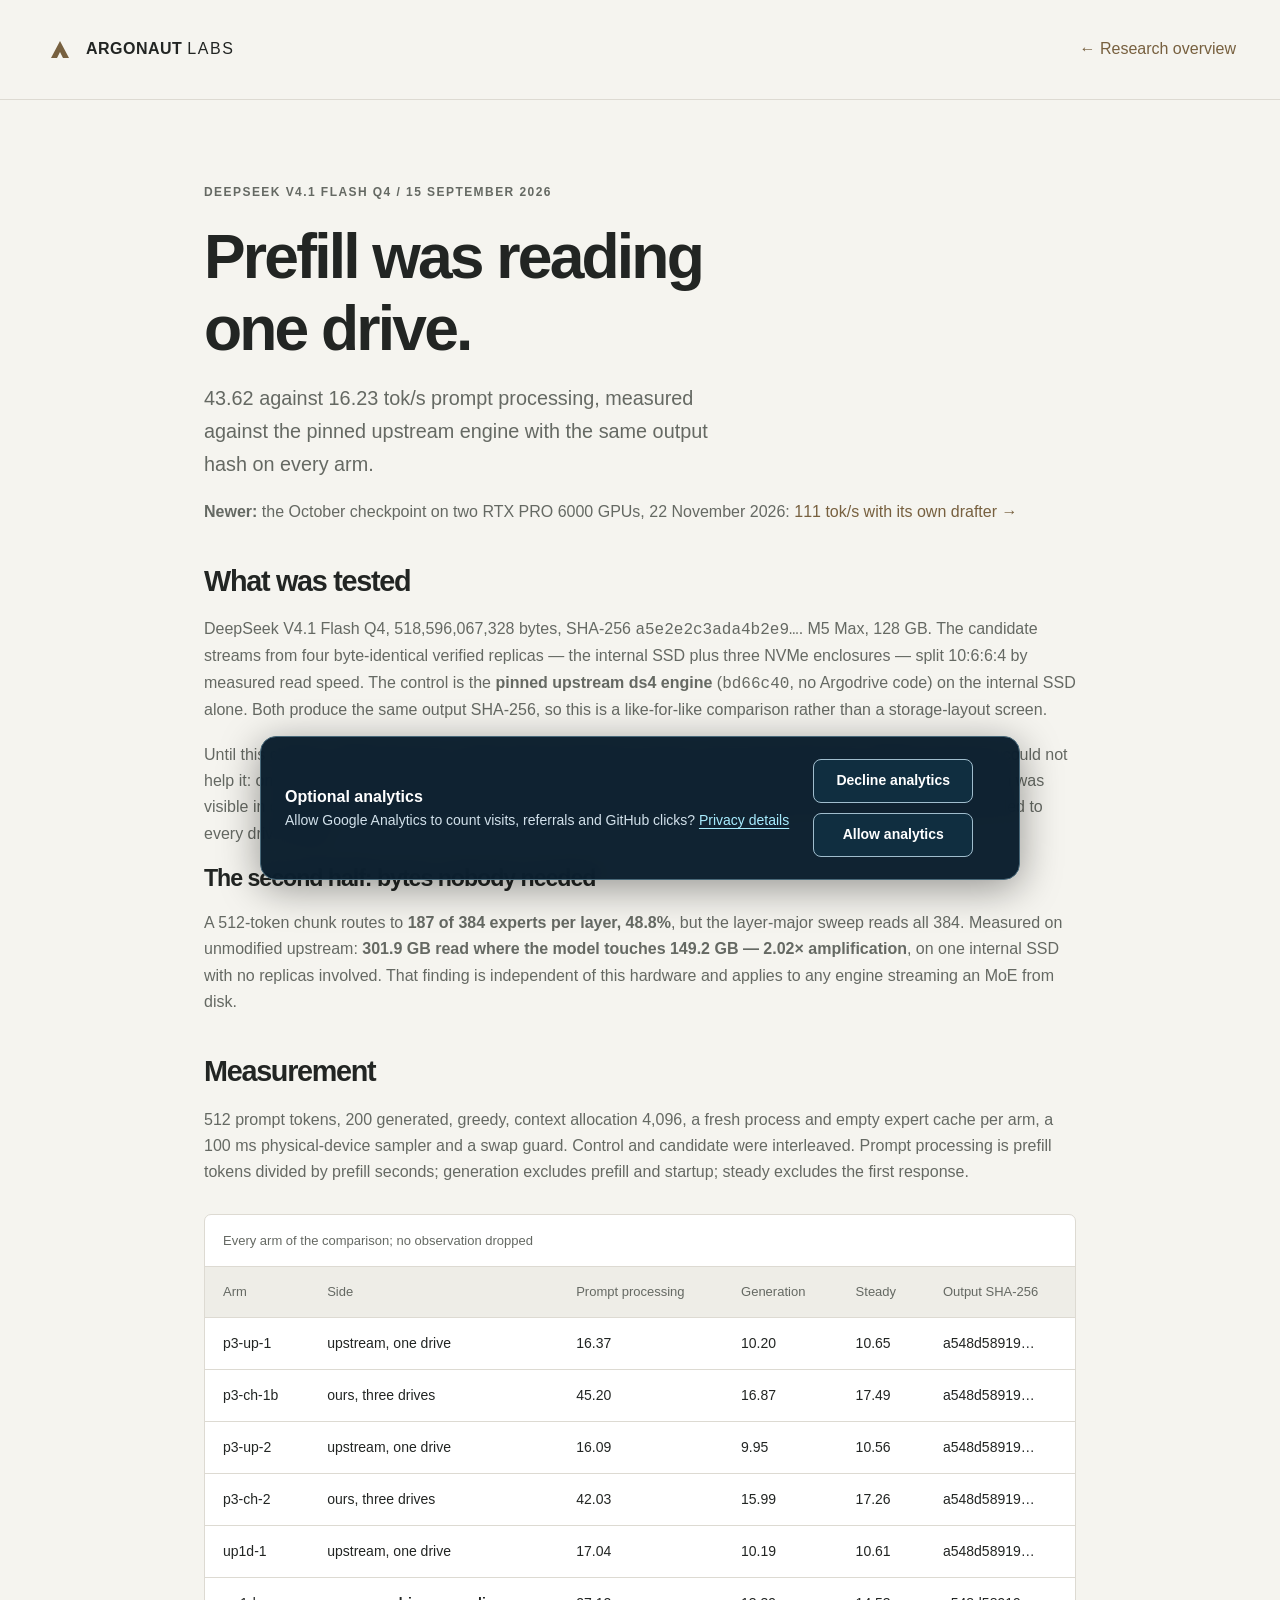
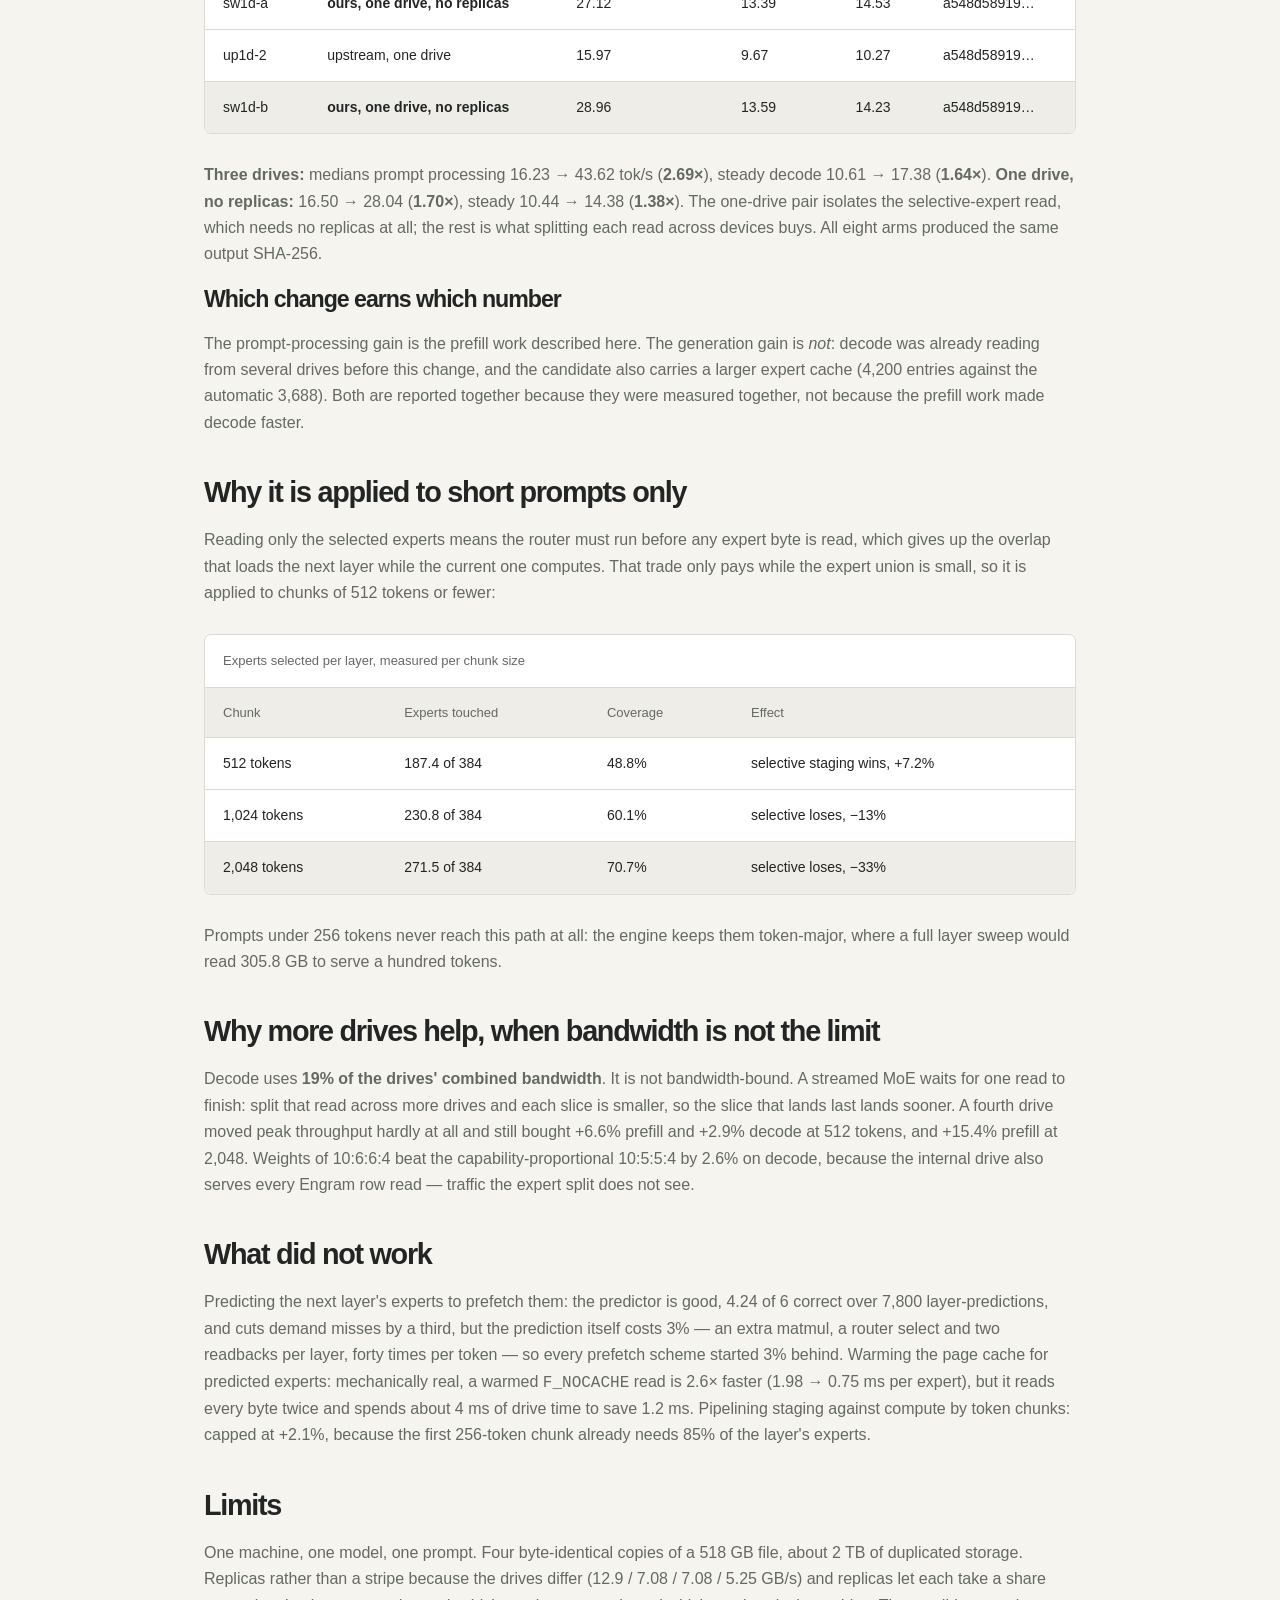
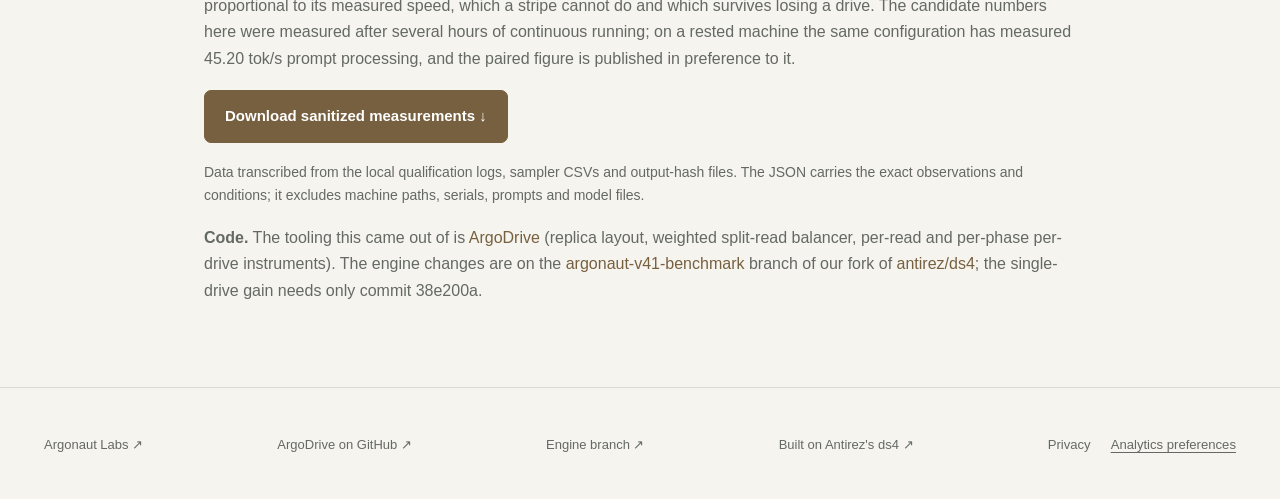
<file: research/deepseek-2026-09-15.html>
<!doctype html><html lang="en"><head><meta charset="utf-8"><meta name="viewport" content="width=device-width,initial-scale=1"><meta name="color-scheme" content="light dark"><title>DeepSeek V4.1 Flash prefill on an M5 Max: 2.7x upstream ds4 on one SSD by reading only the routed experts (15 September 2026)</title><meta name="description" content="Prefill read every expert of every layer from one drive; staging only the experts a 512-token prompt routes to gave 1.7x on a single SSD and 2.7x on three, with an identical output hash against the pinned upstream engine."><link rel="canonical" href="https://argonautlabs.ai/research/deepseek-2026-09-15.html"><link rel="icon" href="data:image/svg+xml,%3Csvg xmlns='http://www.w3.org/2000/svg' viewBox='0 0 32 32'%3E%3Crect width='32' height='32' rx='8' fill='%2377603f'/%3E%3Cpath d='M7 24 16 7l9 17h-6l-3-6-3 6Z' fill='white'/%3E%3C/svg%3E"><link rel="stylesheet" href="../styles.css?v=20261106-bronze"><meta property="og:type" content="article"><meta property="og:site_name" content="Argonaut Labs"><meta property="og:title" content="DeepSeek V4.1 Flash prefill on an M5 Max: 2.7x upstream ds4 on one SSD by reading only the routed experts (15 September 2026)"><meta property="og:description" content="Prefill read every expert of every layer from one drive; staging only the experts a 512-token prompt routes to gave 1.7x on a single SSD and 2.7x on three, with an identical output hash against the pinned upstream engine."><meta property="og:url" content="https://argonautlabs.ai/research/deepseek-2026-09-15.html"><meta property="og:image" content="https://argonautlabs.ai/assets/og-deepseek-prefill.png?v=20261106-bronze"><meta name="twitter:card" content="summary_large_image"><meta name="twitter:title" content="DeepSeek V4.1 Flash prefill on an M5 Max: 2.7x upstream ds4 on one SSD by reading only the routed experts (15 September 2026)"><meta name="twitter:description" content="Prefill read every expert of every layer from one drive; staging only the experts a 512-token prompt routes to gave 1.7x on a single SSD and 2.7x on three, with an identical output hash against the pinned upstream engine."><meta name="twitter:image" content="https://argonautlabs.ai/assets/og-deepseek-prefill.png?v=20261106-bronze"><script type="application/ld+json">{"@context": "https://schema.org", "@type": "TechArticle", "headline": "DeepSeek V4.1 Flash prefill on an M5 Max: 2.7x upstream ds4 on one SSD by reading only the routed experts (15 September 2026)", "description": "Prefill read every expert of every layer from one drive; staging only the experts a 512-token prompt routes to gave 1.7x on a single SSD and 2.7x on three, with an identical output hash against the pinned upstream engine.", "url": "https://argonautlabs.ai/research/deepseek-2026-09-15.html", "image": "https://argonautlabs.ai/assets/og-deepseek-prefill.png?v=20261106-bronze", "datePublished": "2026-09-15", "dateModified": "2026-09-15", "inLanguage": "en", "author": {"@type": "Organization", "name": "Argonaut Labs", "url": "https://argonautlabs.ai/"}, "publisher": {"@type": "Organization", "name": "Argonaut Labs", "url": "https://argonautlabs.ai/"}, "about": ["DeepSeek V4.1 Flash", "Apple M5 Max", "SSD streaming", "mixture of experts inference"], "isBasedOn": "https://github.com/antirez/ds4"}</script><meta name="theme-color" content="#f5f4ef" media="(prefers-color-scheme: light)"><meta name="theme-color" content="#191c1b" media="(prefers-color-scheme: dark)"><link rel="stylesheet" href="/assets/analytics.css?v=20261109">
</head><body><a class="skip" href="#main">Skip to content</a><header class="header wrap"><a class="brand" href="../"><svg class="brand-mark" viewBox="0 0 32 32" aria-hidden="true"><path d="M7 24 16 7l9 17h-6l-3-6-3 6Z" fill="currentColor"/></svg><span>ARGONAUT <b>LABS</b></span></a><a href="../#deepseek-results">← Research overview</a></header><main id="main" class="wrap paper"><p class="eyebrow">DEEPSEEK V4.1 FLASH Q4 / 15 SEPTEMBER 2026</p><h1>Prefill was reading<br>one drive.</h1><p class="hero-lede">43.62 against 16.23 tok/s prompt processing, measured against the pinned upstream engine with the same output hash on every arm.</p><p><strong>Newer:</strong> the October checkpoint on two RTX PRO 6000 GPUs, 22 November 2026: <a href="deepseek-v41-two-gpus.html">111 tok/s with its own drafter →</a></p><h2>What was tested</h2><p>DeepSeek V4.1 Flash Q4, 518,596,067,328 bytes, SHA-256 <code>a5e2e2c3ada4b2e9…</code>. M5 Max, 128&nbsp;GB. The candidate streams from four byte-identical verified replicas — the internal SSD plus three NVMe enclosures — split 10:6:6:4 by measured read speed. The control is the <strong>pinned upstream ds4 engine</strong> (<code>bd66c40</code>, no Argodrive code) on the internal SSD alone. Both produce the same output SHA-256, so this is a like-for-like comparison rather than a storage-layout screen.</p><p>Until this change, prefill read every routed expert through the memory map of the primary file. Adding enclosures could not help it: on a three-drive set the internal delivered 315.9&nbsp;GB and each enclosure 0.2&nbsp;GB, at 9.8&nbsp;GB/s. The symptom was visible in our own earlier layout screen, where prefill sat flat at 67.87, 66.72 and 66.61 tok/s while decode responded to every drive added.</p><div class="scope-note"><h3>The second half: bytes nobody needed</h3><p>A 512-token chunk routes to <strong>187 of 384 experts per layer, 48.8%</strong>, but the layer-major sweep reads all 384. Measured on unmodified upstream: <strong>301.9&nbsp;GB read where the model touches 149.2&nbsp;GB — 2.02&times; amplification</strong>, on one internal SSD with no replicas involved. That finding is independent of this hardware and applies to any engine streaming an MoE from disk.</p></div><h2>Measurement</h2><p>512 prompt tokens, 200 generated, greedy, context allocation 4,096, a fresh process and empty expert cache per arm, a 100&nbsp;ms physical-device sampler and a swap guard. Control and candidate were interleaved. Prompt processing is prefill tokens divided by prefill seconds; generation excludes prefill and startup; steady excludes the first response.</p><div class="table-scroll"><table><caption>Every arm of the comparison; no observation dropped</caption><thead><tr><th>Arm</th><th>Side</th><th>Prompt processing</th><th>Generation</th><th>Steady</th><th>Output SHA-256</th></tr></thead><tbody><tr><th scope='row'>p3-up-1</th><td>upstream, one drive</td><td>16.37</td><td>10.20</td><td>10.65</td><td>a548d58919…</td></tr><tr><th scope='row'>p3-ch-1b</th><td>ours, three drives</td><td>45.20</td><td>16.87</td><td>17.49</td><td>a548d58919…</td></tr><tr><th scope='row'>p3-up-2</th><td>upstream, one drive</td><td>16.09</td><td>9.95</td><td>10.56</td><td>a548d58919…</td></tr><tr><th scope='row'>p3-ch-2</th><td>ours, three drives</td><td>42.03</td><td>15.99</td><td>17.26</td><td>a548d58919…</td></tr><tr><th scope='row'>up1d-1</th><td>upstream, one drive</td><td>17.04</td><td>10.19</td><td>10.61</td><td>a548d58919…</td></tr><tr><th scope='row'>sw1d-a</th><td><strong>ours, one drive, no replicas</strong></td><td>27.12</td><td>13.39</td><td>14.53</td><td>a548d58919…</td></tr><tr><th scope='row'>up1d-2</th><td>upstream, one drive</td><td>15.97</td><td>9.67</td><td>10.27</td><td>a548d58919…</td></tr><tr><th scope='row'>sw1d-b</th><td><strong>ours, one drive, no replicas</strong></td><td>28.96</td><td>13.59</td><td>14.23</td><td>a548d58919…</td></tr></tbody></table></div><p><strong>Three drives:</strong> medians prompt processing 16.23 &rarr; 43.62 tok/s (<strong>2.69&times;</strong>), steady decode 10.61 &rarr; 17.38 (<strong>1.64&times;</strong>). <strong>One drive, no replicas:</strong> 16.50 &rarr; 28.04 (<strong>1.70&times;</strong>), steady 10.44 &rarr; 14.38 (<strong>1.38&times;</strong>). The one-drive pair isolates the selective-expert read, which needs no replicas at all; the rest is what splitting each read across devices buys. All eight arms produced the same output SHA-256.</p><div class="scope-note"><h3>Which change earns which number</h3><p>The prompt-processing gain is the prefill work described here. The generation gain is <em>not</em>: decode was already reading from several drives before this change, and the candidate also carries a larger expert cache (4,200 entries against the automatic 3,688). Both are reported together because they were measured together, not because the prefill work made decode faster.</p></div><h2>Why it is applied to short prompts only</h2><p>Reading only the selected experts means the router must run before any expert byte is read, which gives up the overlap that loads the next layer while the current one computes. That trade only pays while the expert union is small, so it is applied to chunks of 512 tokens or fewer:</p><div class="table-scroll"><table><caption>Experts selected per layer, measured per chunk size</caption><thead><tr><th>Chunk</th><th>Experts touched</th><th>Coverage</th><th>Effect</th></tr></thead><tbody><tr><th scope='row'>512 tokens</th><td>187.4 of 384</td><td>48.8%</td><td>selective staging wins, +7.2%</td></tr><tr><th scope='row'>1,024 tokens</th><td>230.8 of 384</td><td>60.1%</td><td>selective loses, −13%</td></tr><tr><th scope='row'>2,048 tokens</th><td>271.5 of 384</td><td>70.7%</td><td>selective loses, −33%</td></tr></tbody></table></div><p>Prompts under 256 tokens never reach this path at all: the engine keeps them token-major, where a full layer sweep would read 305.8&nbsp;GB to serve a hundred tokens.</p><h2>Why more drives help, when bandwidth is not the limit</h2><p>Decode uses <strong>19% of the drives' combined bandwidth</strong>. It is not bandwidth-bound. A streamed MoE waits for one read to finish: split that read across more drives and each slice is smaller, so the slice that lands last lands sooner. A fourth drive moved peak throughput hardly at all and still bought +6.6% prefill and +2.9% decode at 512 tokens, and +15.4% prefill at 2,048. Weights of 10:6:6:4 beat the capability-proportional 10:5:5:4 by 2.6% on decode, because the internal drive also serves every Engram row read — traffic the expert split does not see.</p><h2>What did not work</h2><p>Predicting the next layer's experts to prefetch them: the predictor is good, 4.24 of 6 correct over 7,800 layer-predictions, and cuts demand misses by a third, but the prediction itself costs 3% — an extra matmul, a router select and two readbacks per layer, forty times per token — so every prefetch scheme started 3% behind. Warming the page cache for predicted experts: mechanically real, a warmed <code>F_NOCACHE</code> read is 2.6&times; faster (1.98 &rarr; 0.75&nbsp;ms per expert), but it reads every byte twice and spends about 4&nbsp;ms of drive time to save 1.2&nbsp;ms. Pipelining staging against compute by token chunks: capped at +2.1%, because the first 256-token chunk already needs 85% of the layer's experts.</p><h2>Limits</h2><p>One machine, one model, one prompt. Four byte-identical copies of a 518&nbsp;GB file, about 2&nbsp;TB of duplicated storage. Replicas rather than a stripe because the drives differ (12.9 / 7.08 / 7.08 / 5.25&nbsp;GB/s) and replicas let each take a share proportional to its measured speed, which a stripe cannot do and which survives losing a drive. The candidate numbers here were measured after several hours of continuous running; on a rested machine the same configuration has measured 45.20 tok/s prompt processing, and the paired figure is published in preference to it.</p><p><a class="button primary" href="deepseek-2026-09-15.json">Download sanitized measurements ↓</a></p><p class="table-note">Data transcribed from the local qualification logs, sampler CSVs and output-hash files. The JSON carries the exact observations and conditions; it excludes machine paths, serials, prompts and model files.</p><p><strong>Code.</strong> The tooling this came out of is <a href="https://github.com/argonautlabsai/argodrive">ArgoDrive</a> (replica layout, weighted split-read balancer, per-read and per-phase per-drive instruments). The engine changes are on the <a href="https://github.com/argonautlabsai/ds4-argodrive/tree/argonaut-v41-benchmark">argonaut-v41-benchmark</a> branch of our fork of <a href="https://github.com/antirez/ds4">antirez/ds4</a>; the single-drive gain needs only commit 38e200a.</p></main><footer class="wrap"><a href="../">Argonaut Labs ↗</a><a href="https://github.com/argonautlabsai/argodrive">ArgoDrive on GitHub ↗</a><a href="https://github.com/argonautlabsai/ds4-argodrive/tree/argonaut-v41-benchmark">Engine branch ↗</a><a href="https://github.com/antirez/ds4">Built on Antirez's ds4 ↗</a><div class="al-privacy-links"><a href="/privacy.html">Privacy</a><button type="button" class="al-analytics-settings" data-analytics-settings>Analytics preferences</button></div></footer><script defer src="/assets/analytics.js?v=20261109"></script>
</body></html>
</file>
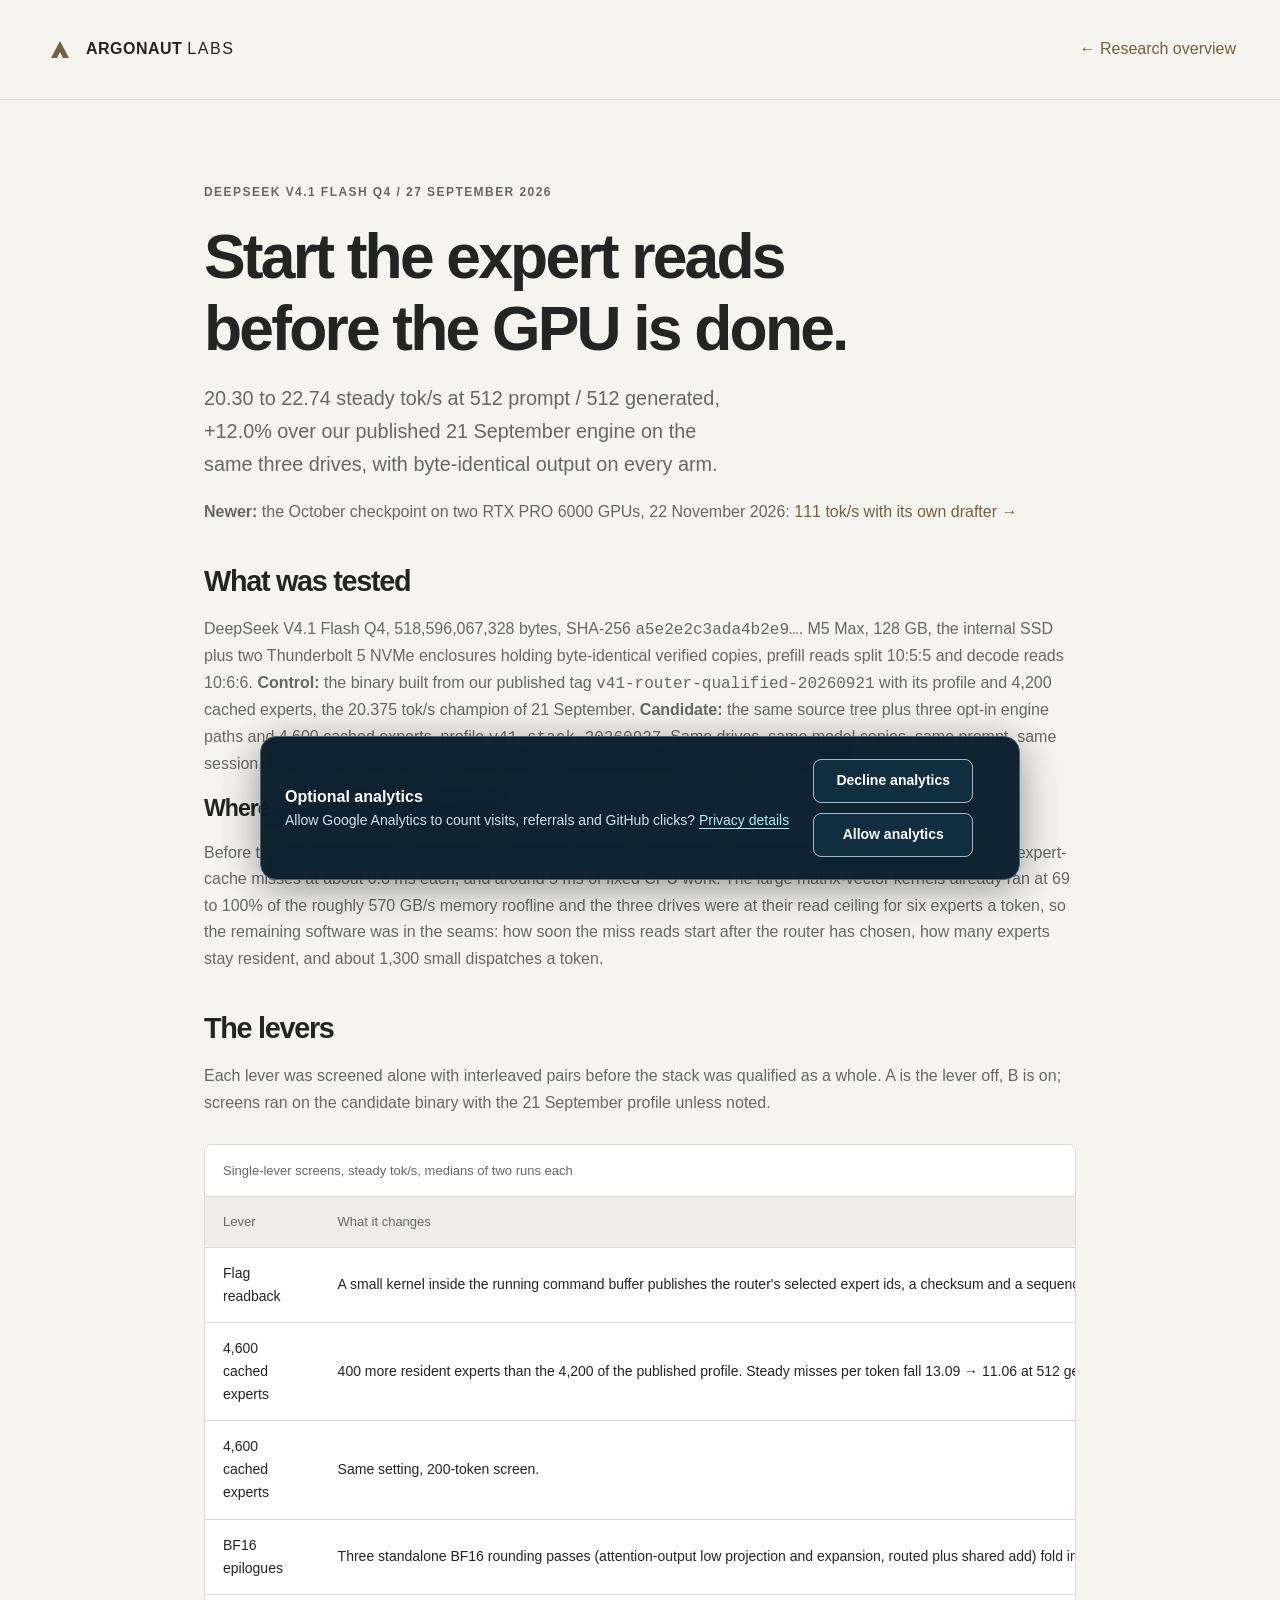
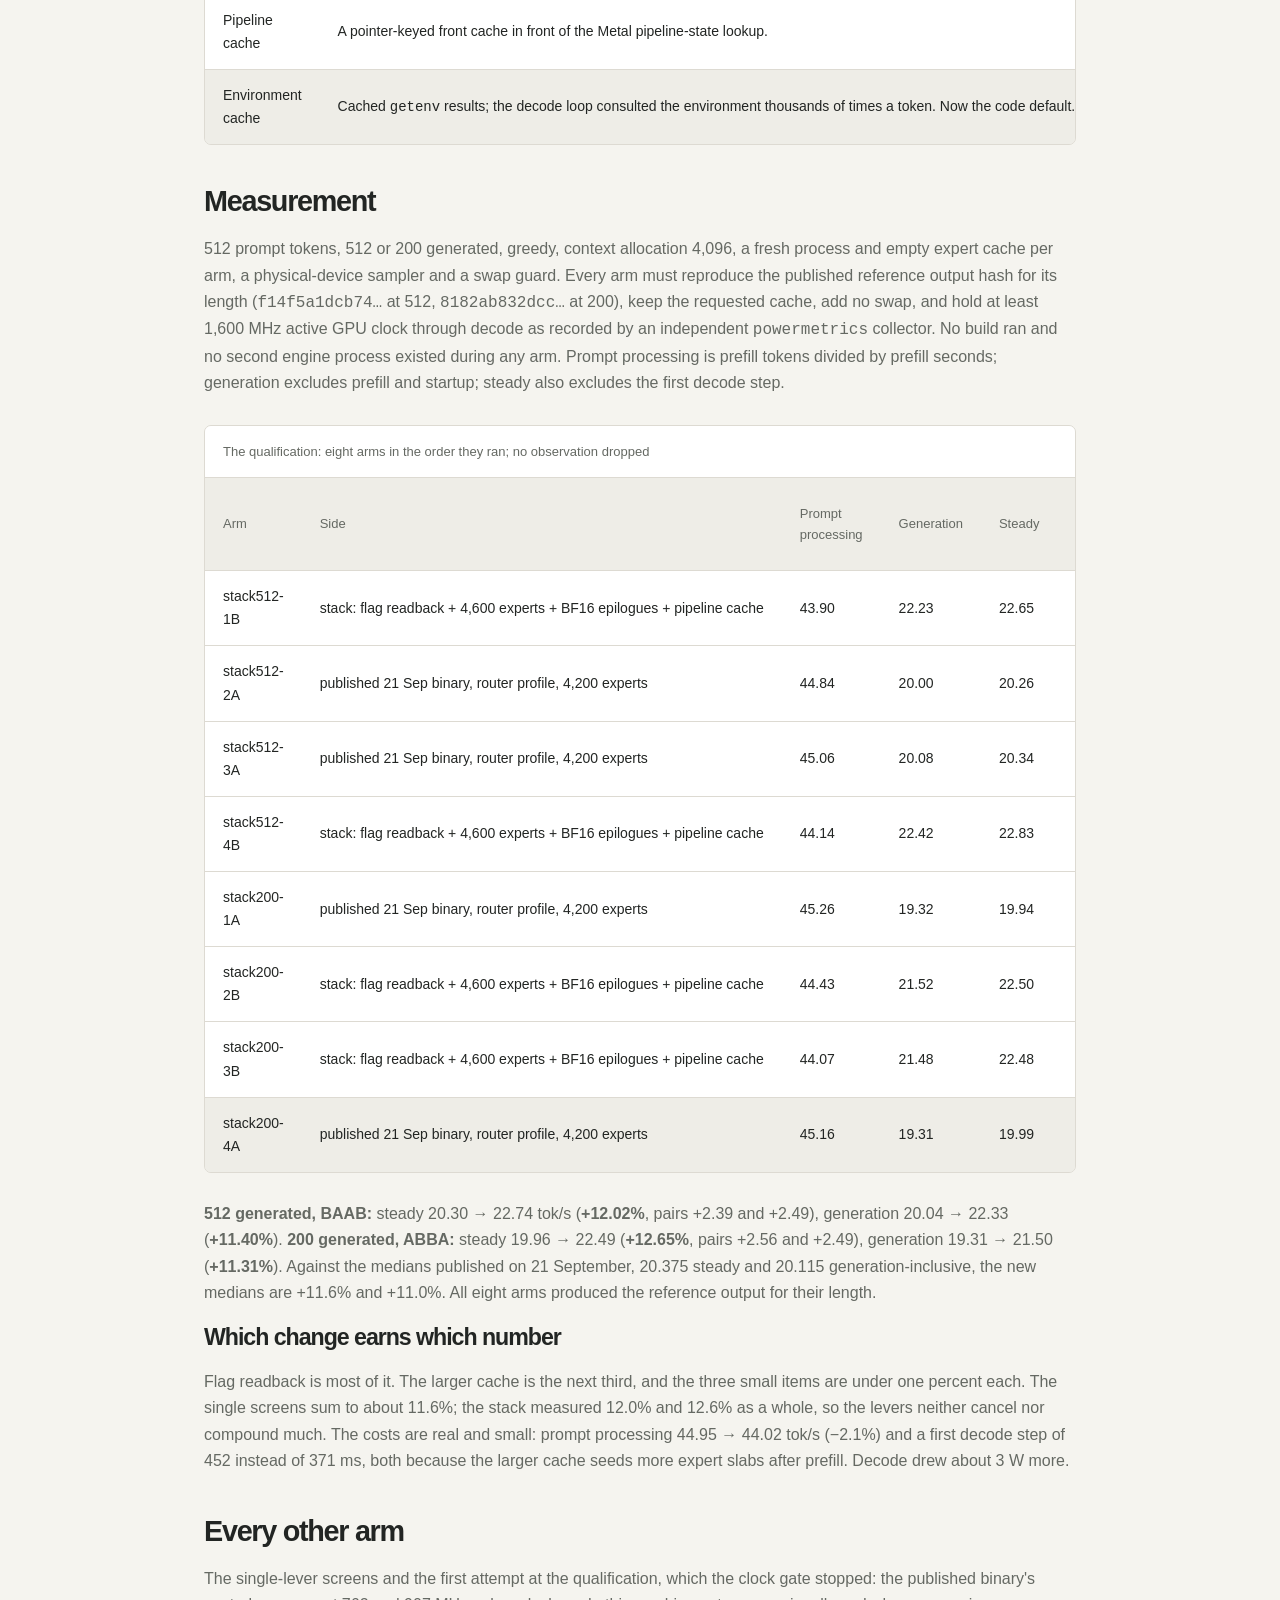
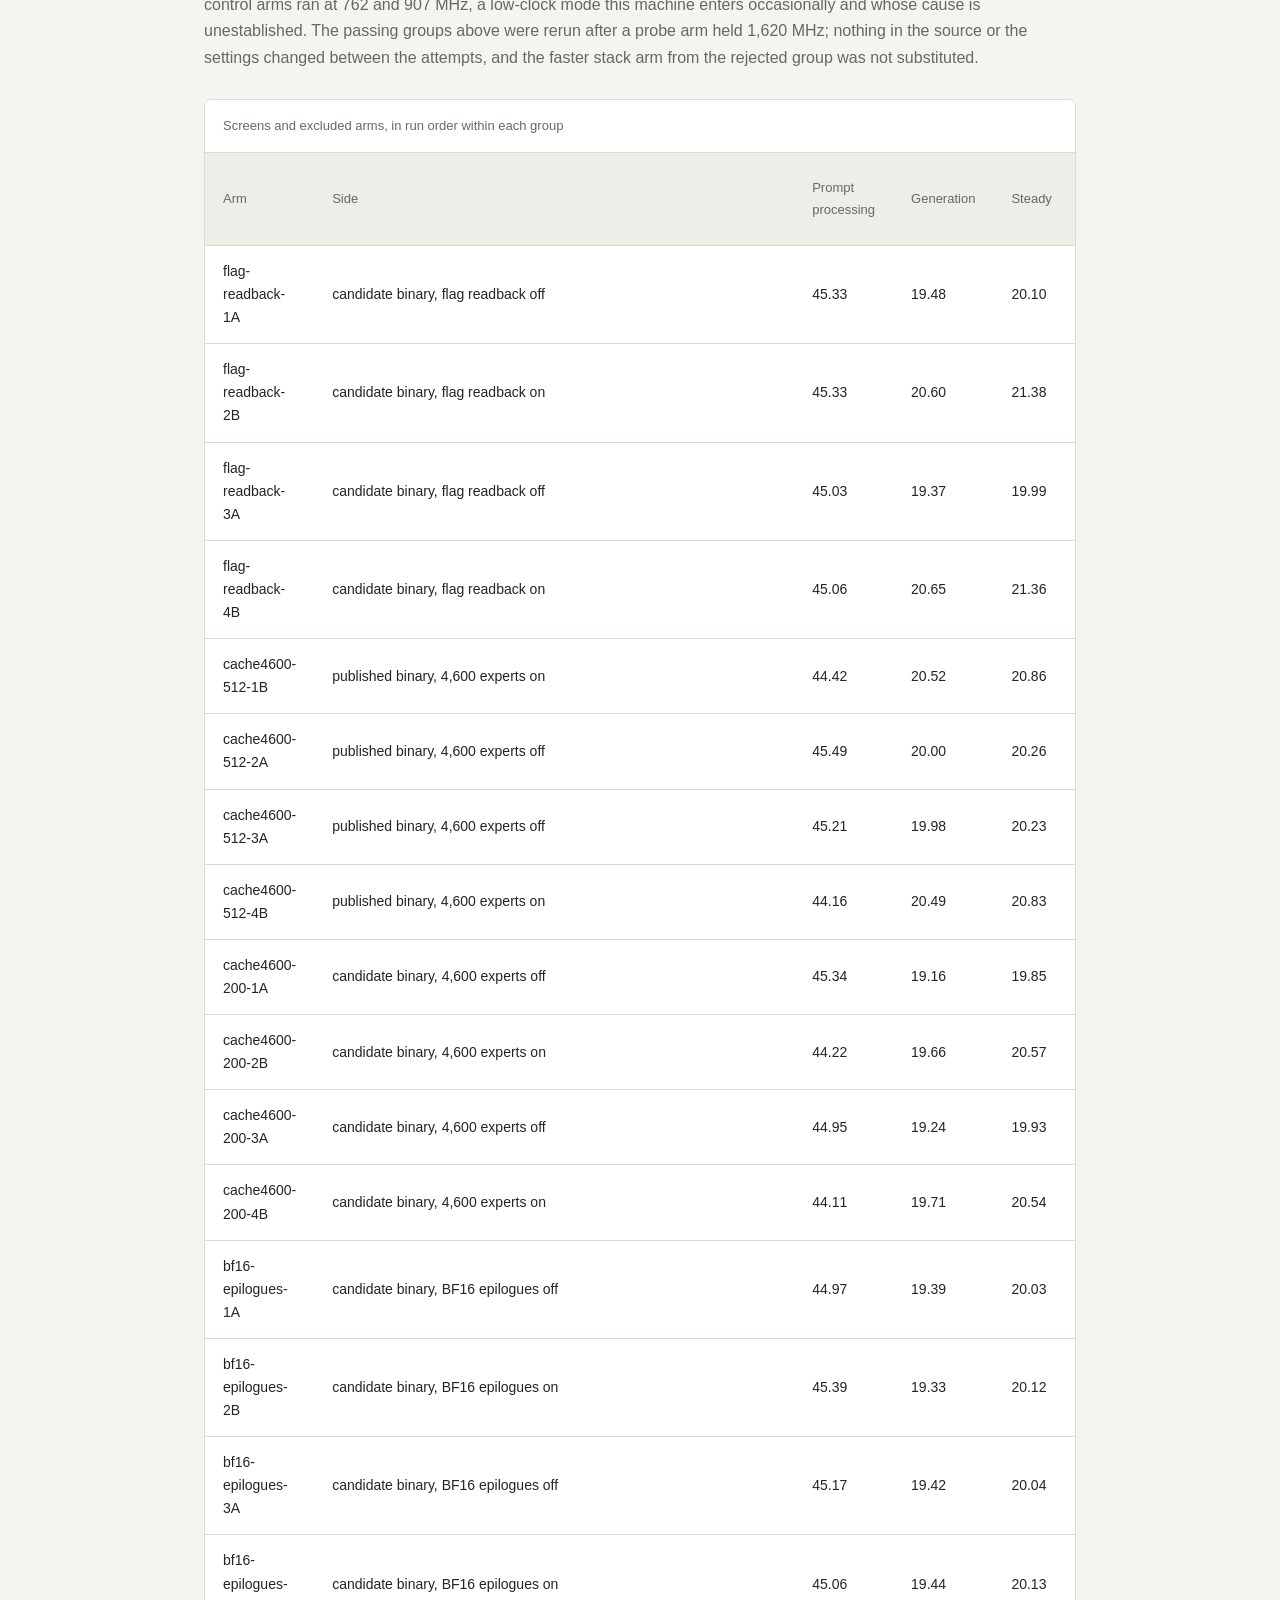
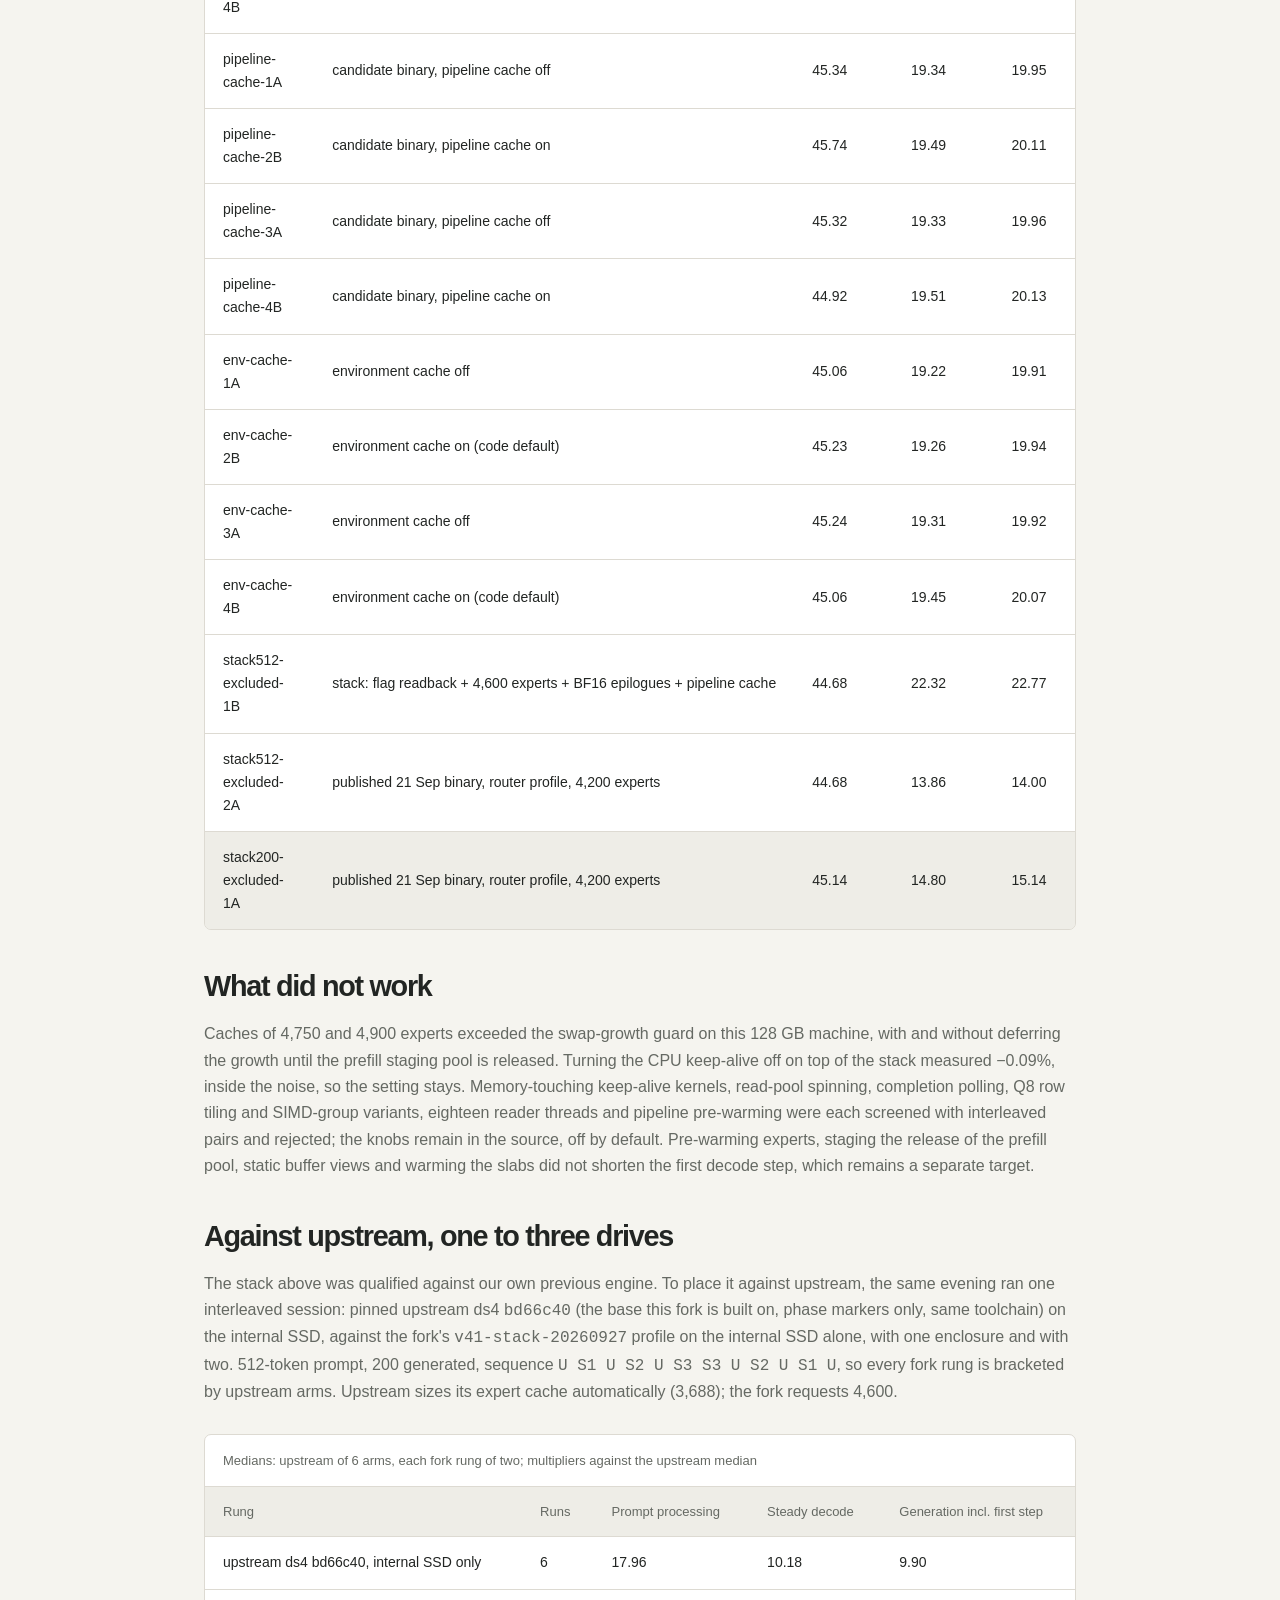
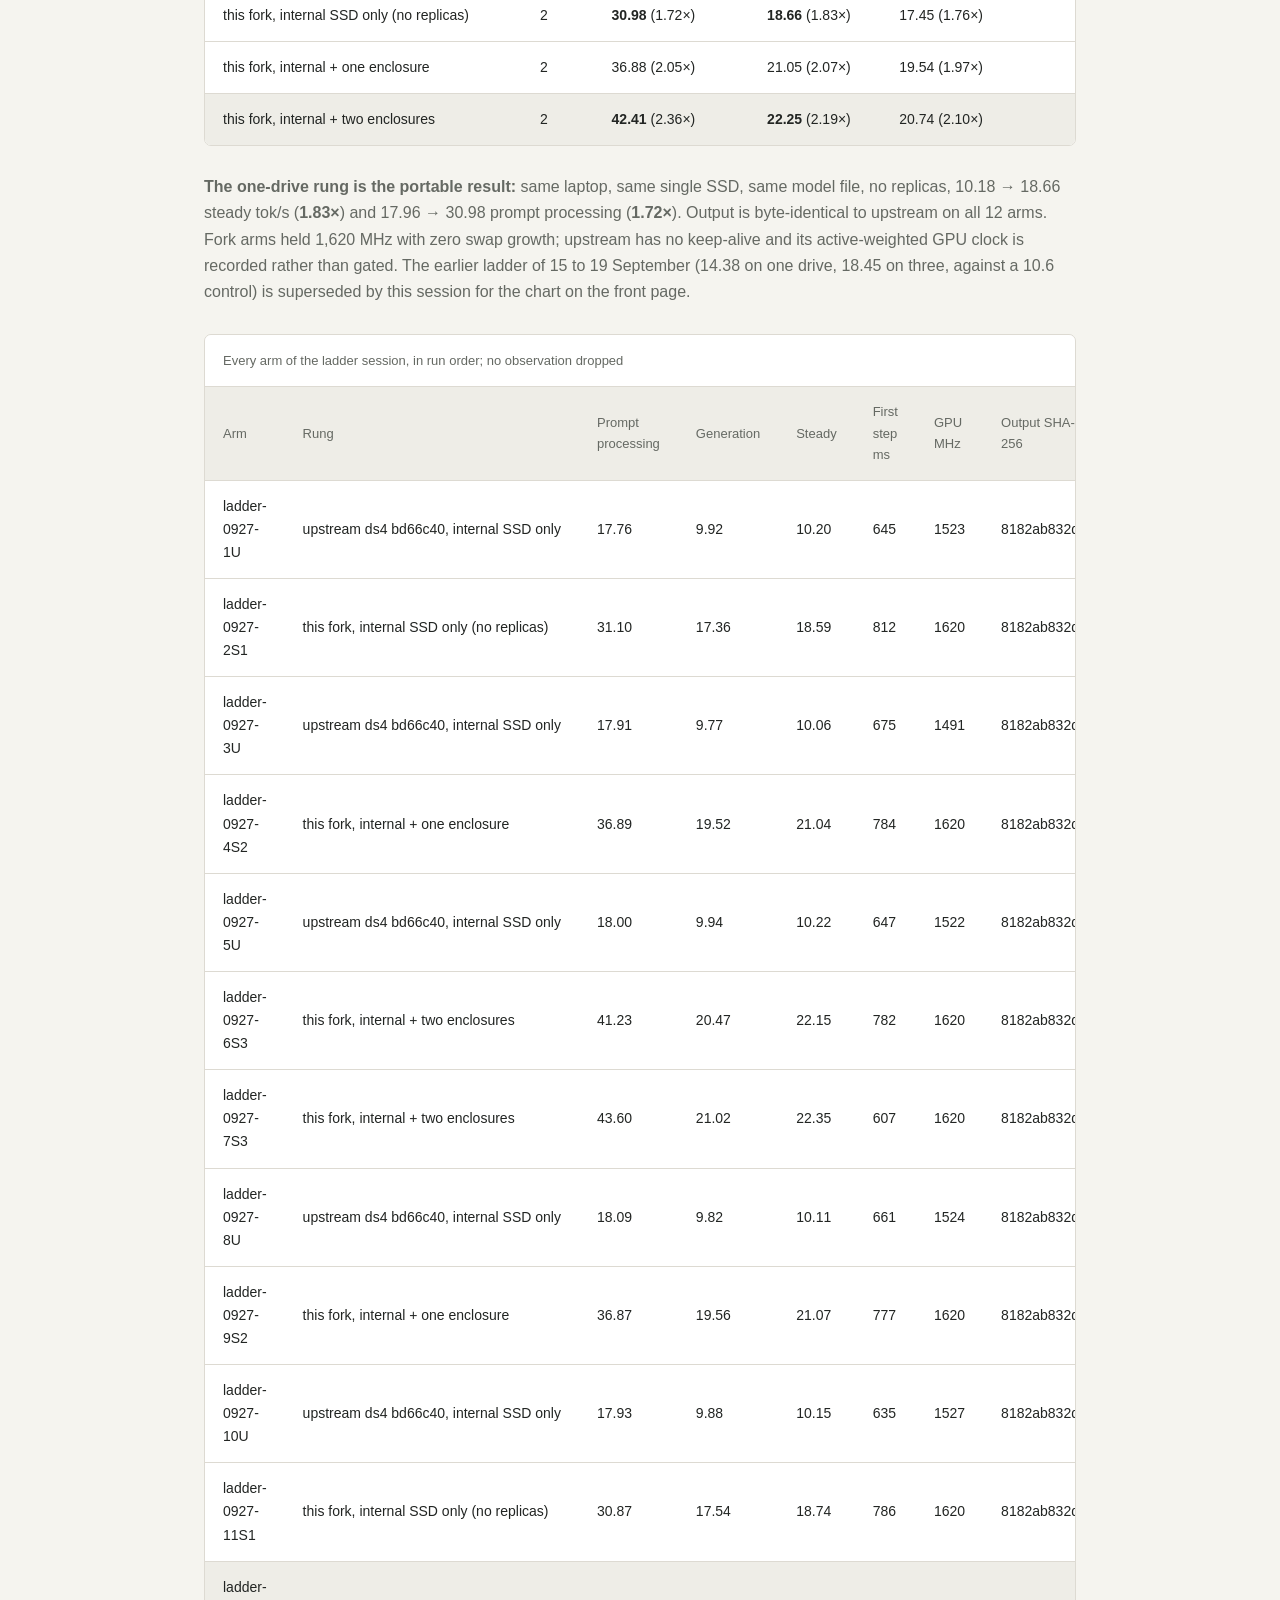
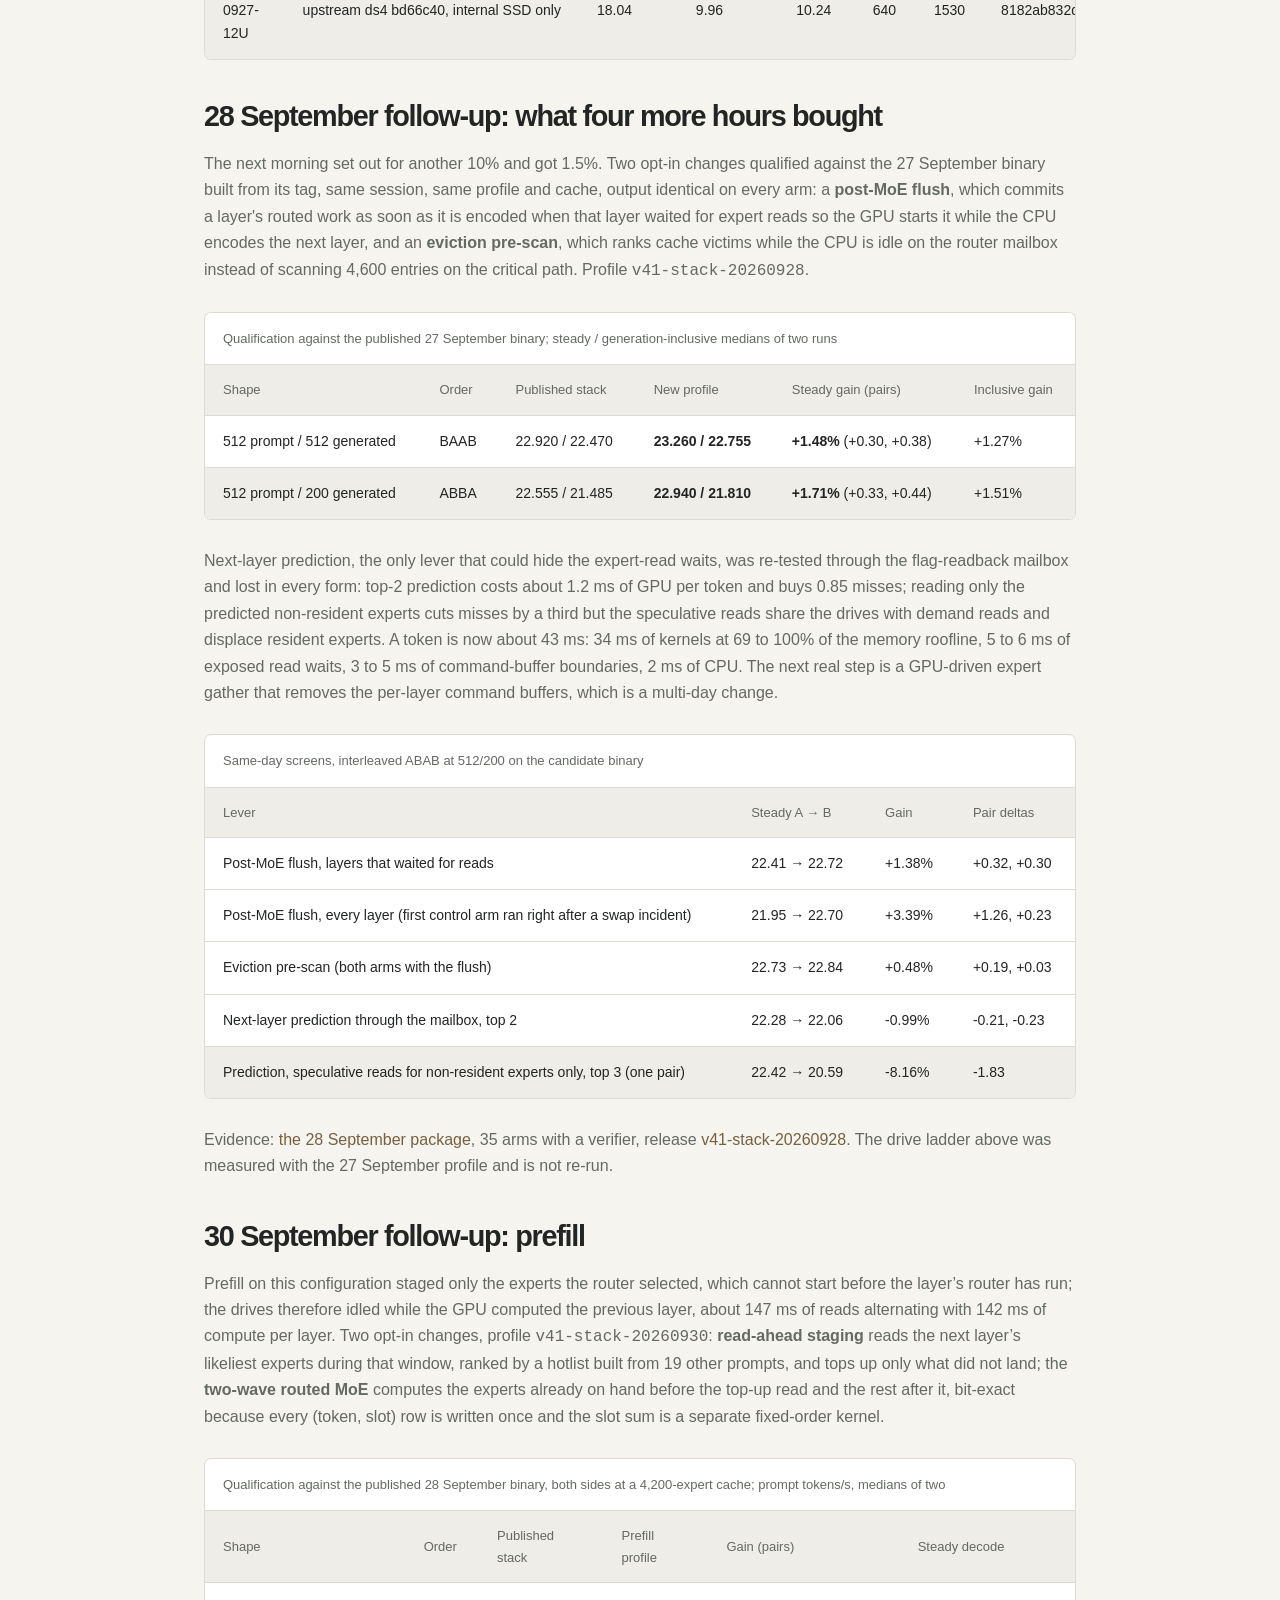
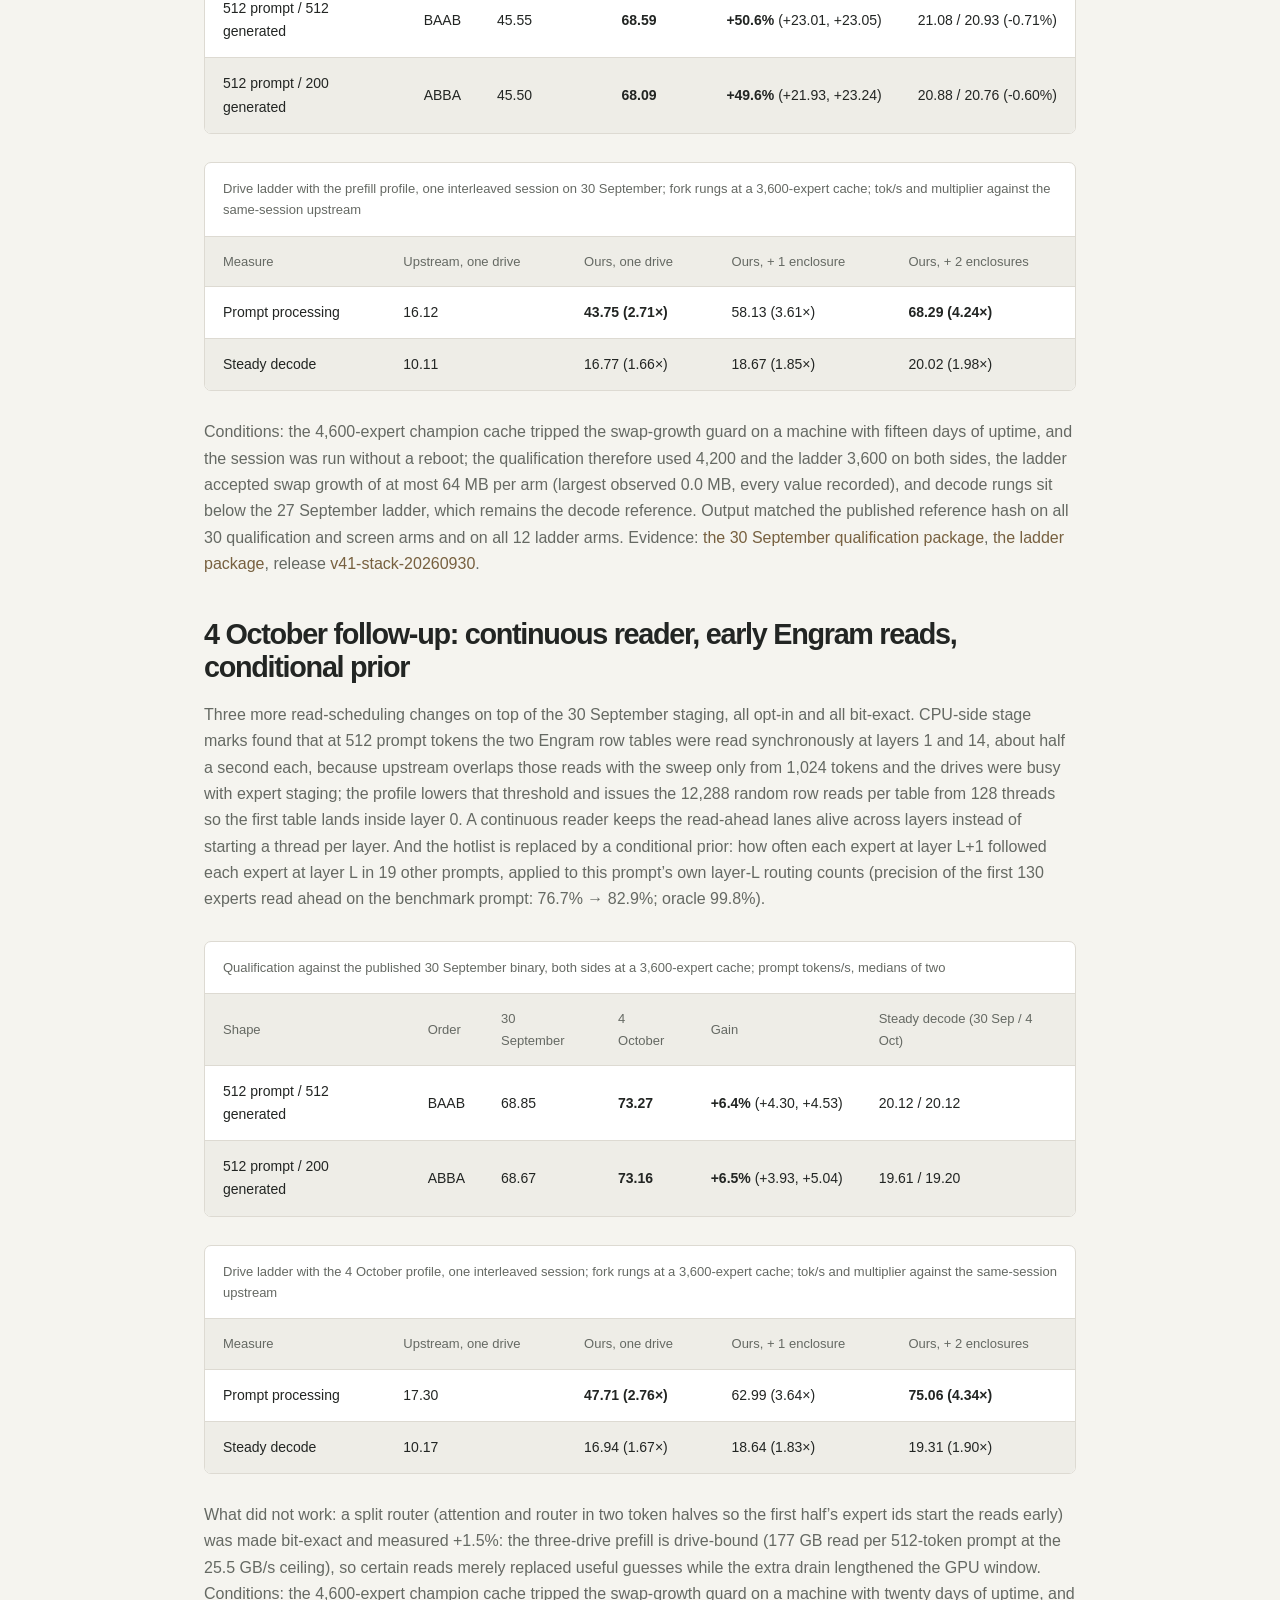
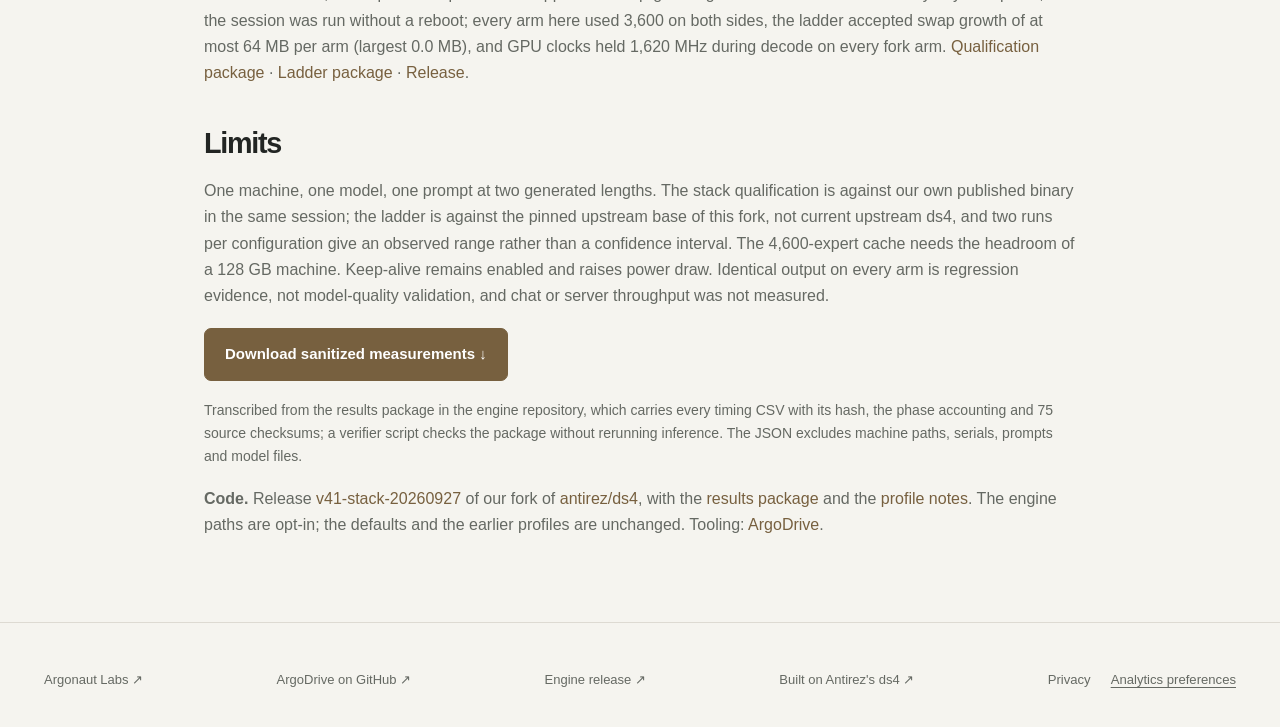
<file: research/deepseek-2026-09-27.html>
<!doctype html><html lang="en"><head><meta charset="utf-8"><meta name="viewport" content="width=device-width,initial-scale=1"><meta name="color-scheme" content="light dark"><title>DeepSeek V4.1 Flash on a 128 GB M5 Max: 68 tok/s prefill, 22 tok/s decode from SSD, measured against upstream ds4 (September 2026)</title><meta name="description" content="DeepSeek V4.1 Flash Q4 (518 GB) streamed from one to three SSDs on an M5 Max, 128 GB: 10.18 to 22.25 tok/s decode and 16 to 68 tok/s prompt processing against pinned upstream ds4, byte-identical output, interleaved sessions, every arm published."><link rel="canonical" href="https://argonautlabs.ai/research/deepseek-2026-09-27.html"><link rel="icon" href="data:image/svg+xml,%3Csvg xmlns='http://www.w3.org/2000/svg' viewBox='0 0 32 32'%3E%3Crect width='32' height='32' rx='8' fill='%2377603f'/%3E%3Cpath d='M7 24 16 7l9 17h-6l-3-6-3 6Z' fill='white'/%3E%3C/svg%3E"><link rel="stylesheet" href="../styles.css?v=20261106-bronze"><meta property="og:type" content="article"><meta property="og:site_name" content="Argonaut Labs"><meta property="og:title" content="DeepSeek V4.1 Flash on a 128 GB M5 Max: 68 tok/s prefill, 22 tok/s decode from SSD, measured against upstream ds4 (September 2026)"><meta property="og:description" content="DeepSeek V4.1 Flash Q4 (518 GB) streamed from one to three SSDs on an M5 Max, 128 GB: 10.18 to 22.25 tok/s decode and 16 to 68 tok/s prompt processing against pinned upstream ds4, byte-identical output, interleaved sessions, every arm published."><meta property="og:url" content="https://argonautlabs.ai/research/deepseek-2026-09-27.html"><meta property="og:image" content="https://argonautlabs.ai/assets/og-deepseek-prefill.png?v=20261106-bronze"><meta name="twitter:card" content="summary_large_image"><meta name="twitter:title" content="DeepSeek V4.1 Flash on a 128 GB M5 Max: 68 tok/s prefill, 22 tok/s decode from SSD, measured against upstream ds4 (September 2026)"><meta name="twitter:description" content="DeepSeek V4.1 Flash Q4 (518 GB) streamed from one to three SSDs on an M5 Max, 128 GB: 10.18 to 22.25 tok/s decode and 16 to 68 tok/s prompt processing against pinned upstream ds4, byte-identical output, interleaved sessions, every arm published."><meta name="twitter:image" content="https://argonautlabs.ai/assets/og-deepseek-prefill.png?v=20261106-bronze"><script type="application/ld+json">{"@context": "https://schema.org", "@type": "TechArticle", "headline": "DeepSeek V4.1 Flash on a 128 GB M5 Max: 68 tok/s prefill, 22 tok/s decode from SSD, measured against upstream ds4 (September 2026)", "description": "DeepSeek V4.1 Flash Q4 (518 GB) streamed from one to three SSDs on an M5 Max, 128 GB: 10.18 to 22.25 tok/s decode and 16 to 68 tok/s prompt processing against pinned upstream ds4, byte-identical output, interleaved sessions, every arm published.", "url": "https://argonautlabs.ai/research/deepseek-2026-09-27.html", "image": "https://argonautlabs.ai/assets/og-deepseek-prefill.png?v=20261106-bronze", "datePublished": "2026-09-27", "dateModified": "2026-09-30", "inLanguage": "en", "author": {"@type": "Organization", "name": "Argonaut Labs", "url": "https://argonautlabs.ai/"}, "publisher": {"@type": "Organization", "name": "Argonaut Labs", "url": "https://argonautlabs.ai/"}, "about": ["DeepSeek V4.1 Flash", "Apple M5 Max", "SSD streaming", "mixture of experts inference"], "isBasedOn": "https://github.com/antirez/ds4"}</script><meta name="theme-color" content="#f5f4ef" media="(prefers-color-scheme: light)"><meta name="theme-color" content="#191c1b" media="(prefers-color-scheme: dark)"><link rel="stylesheet" href="/assets/analytics.css?v=20261109">
</head><body><a class="skip" href="#main">Skip to content</a><header class="header wrap"><a class="brand" href="../"><svg class="brand-mark" viewBox="0 0 32 32" aria-hidden="true"><path d="M7 24 16 7l9 17h-6l-3-6-3 6Z" fill="currentColor"/></svg><span>ARGONAUT <b>LABS</b></span></a><a href="../#deepseek-results">← Research overview</a></header><main id="main" class="wrap paper"><p class="eyebrow">DEEPSEEK V4.1 FLASH Q4 / 27 SEPTEMBER 2026</p><h1>Start the expert reads<br>before the GPU is done.</h1><p class="hero-lede">20.30 to 22.74 steady tok/s at 512 prompt / 512 generated, +12.0% over our published 21 September engine on the same three drives, with byte-identical output on every arm.</p><p><strong>Newer:</strong> the October checkpoint on two RTX PRO 6000 GPUs, 22 November 2026: <a href="deepseek-v41-two-gpus.html">111 tok/s with its own drafter →</a></p>
<h2>What was tested</h2><p>DeepSeek V4.1 Flash Q4, 518,596,067,328 bytes, SHA-256 <code>a5e2e2c3ada4b2e9…</code>. M5 Max, 128&nbsp;GB, the internal SSD plus two Thunderbolt 5 NVMe enclosures holding byte-identical verified copies, prefill reads split 10:5:5 and decode reads 10:6:6. <strong>Control:</strong> the binary built from our published tag <code>v41-router-qualified-20260921</code> with its profile and 4,200 cached experts, the 20.375 tok/s champion of 21 September. <strong>Candidate:</strong> the same source tree plus three opt-in engine paths and 4,600 cached experts, profile <code>v41-stack-20260927</code>. Same drives, same model copies, same prompt, same session. This page is not a comparison with upstream ds4; the <a href="deepseek-2026-09-15.html">15 September page</a> has that.</p>
<div class="scope-note"><h3>Where a token's 49.6 ms went</h3><p>Before this session the champion spent, per generated token, about 34&nbsp;ms inside the GPU command buffers, 13.1 expert-cache misses at about 0.8&nbsp;ms each, and around 5&nbsp;ms of fixed CPU work. The large matrix-vector kernels already ran at 69 to 100% of the roughly 570&nbsp;GB/s memory roofline and the three drives were at their read ceiling for six experts a token, so the remaining software was in the seams: how soon the miss reads start after the router has chosen, how many experts stay resident, and about 1,300 small dispatches a token.</p></div>
<h2>The levers</h2><p>Each lever was screened alone with interleaved pairs before the stack was qualified as a whole. A is the lever off, B is on; screens ran on the candidate binary with the 21 September profile unless noted.</p>
<div class="table-scroll"><table><caption>Single-lever screens, steady tok/s, medians of two runs each</caption><thead><tr><th>Lever</th><th>What it changes</th><th>Screen</th><th>A → B</th><th>Gain</th><th>Pair deltas</th></tr></thead><tbody>
<tr><th scope='row'>Flag readback</th><td>A small kernel inside the running command buffer publishes the router's selected expert ids, a checksum and a sequence number to a shared mailbox. The CPU commits without waiting, polls the mailbox, and starts the cache check and the miss reads as soon as the ids land, while the shared-expert work, encoded into the same buffer before the commit, keeps the GPU busy. Falls back to the blocking readback after 50&nbsp;ms; 8,000 polls, no fallback recorded.</td><td>512/200 ABAB</td><td>20.05 → 21.37</td><td><strong>+6.6%</strong></td><td>+1.28, +1.37</td></tr>
<tr><th scope='row'>4,600 cached experts</th><td>400 more resident experts than the 4,200 of the published profile. Steady misses per token fall 13.09 → 11.06 at 512 generated and 14.32 → 12.22 at 200. Measured on the published binary.</td><td>512/512 BAAB</td><td>20.25 → 20.85</td><td><strong>+3.0%</strong></td><td>+0.60, +0.60</td></tr>
<tr><th scope='row'>4,600 cached experts</th><td>Same setting, 200-token screen.</td><td>512/200 ABAB</td><td>19.89 → 20.56</td><td><strong>+3.3%</strong></td><td>+0.72, +0.61</td></tr>
<tr><th scope='row'>BF16 epilogues</th><td>Three standalone BF16 rounding passes (attention-output low projection and expansion, routed plus shared add) fold into the kernels that produce their inputs, keeping the same round-to-nearest-even boundary.</td><td>512/200 ABAB</td><td>20.04 → 20.13</td><td>+0.5%</td><td>+0.09, +0.09</td></tr>
<tr><th scope='row'>Pipeline cache</th><td>A pointer-keyed front cache in front of the Metal pipeline-state lookup.</td><td>512/200 ABAB</td><td>19.96 → 20.12</td><td>+0.8%</td><td>+0.16, +0.17</td></tr>
<tr><th scope='row'>Environment cache</th><td>Cached <code>getenv</code> results; the decode loop consulted the environment thousands of times a token. Now the code default.</td><td>512/200 ABAB</td><td>19.92 → 20.01</td><td>+0.5%</td><td>+0.03, +0.15</td></tr>
</tbody></table></div>
<h2>Measurement</h2><p>512 prompt tokens, 512 or 200 generated, greedy, context allocation 4,096, a fresh process and empty expert cache per arm, a physical-device sampler and a swap guard. Every arm must reproduce the published reference output hash for its length (<code>f14f5a1dcb74…</code> at 512, <code>8182ab832dcc…</code> at 200), keep the requested cache, add no swap, and hold at least 1,600&nbsp;MHz active GPU clock through decode as recorded by an independent <code>powermetrics</code> collector. No build ran and no second engine process existed during any arm. Prompt processing is prefill tokens divided by prefill seconds; generation excludes prefill and startup; steady also excludes the first decode step.</p>
<div class="table-scroll"><table><caption>The qualification: eight arms in the order they ran; no observation dropped</caption><thead><tr><th>Arm</th><th>Side</th><th>Prompt processing</th><th>Generation</th><th>Steady</th><th>First step ms</th><th>GPU MHz</th><th>Output SHA-256</th></tr></thead><tbody><tr><th scope='row'>stack512-1B</th><td>stack: flag readback + 4,600 experts + BF16 epilogues + pipeline cache</td><td>43.90</td><td>22.23</td><td>22.65</td><td>461</td><td>1620</td><td>f14f5a1dcb…</td></tr><tr><th scope='row'>stack512-2A</th><td>published 21 Sep binary, router profile, 4,200 experts</td><td>44.84</td><td>20.00</td><td>20.26</td><td>371</td><td>1620</td><td>f14f5a1dcb…</td></tr><tr><th scope='row'>stack512-3A</th><td>published 21 Sep binary, router profile, 4,200 experts</td><td>45.06</td><td>20.08</td><td>20.34</td><td>370</td><td>1620</td><td>f14f5a1dcb…</td></tr><tr><th scope='row'>stack512-4B</th><td>stack: flag readback + 4,600 experts + BF16 epilogues + pipeline cache</td><td>44.14</td><td>22.42</td><td>22.83</td><td>444</td><td>1620</td><td>f14f5a1dcb…</td></tr><tr><th scope='row'>stack200-1A</th><td>published 21 Sep binary, router profile, 4,200 experts</td><td>45.26</td><td>19.32</td><td>19.94</td><td>369</td><td>1620</td><td>8182ab832d…</td></tr><tr><th scope='row'>stack200-2B</th><td>stack: flag readback + 4,600 experts + BF16 epilogues + pipeline cache</td><td>44.43</td><td>21.52</td><td>22.50</td><td>444</td><td>1620</td><td>8182ab832d…</td></tr><tr><th scope='row'>stack200-3B</th><td>stack: flag readback + 4,600 experts + BF16 epilogues + pipeline cache</td><td>44.07</td><td>21.48</td><td>22.48</td><td>455</td><td>1620</td><td>8182ab832d…</td></tr><tr><th scope='row'>stack200-4A</th><td>published 21 Sep binary, router profile, 4,200 experts</td><td>45.16</td><td>19.31</td><td>19.99</td><td>401</td><td>1620</td><td>8182ab832d…</td></tr></tbody></table></div>
<p><strong>512 generated, BAAB:</strong> steady 20.30 &rarr; 22.74 tok/s (<strong>+12.02%</strong>, pairs +2.39 and +2.49), generation 20.04 &rarr; 22.33 (<strong>+11.40%</strong>). <strong>200 generated, ABBA:</strong> steady 19.96 &rarr; 22.49 (<strong>+12.65%</strong>, pairs +2.56 and +2.49), generation 19.31 &rarr; 21.50 (<strong>+11.31%</strong>). Against the medians published on 21 September, 20.375 steady and 20.115 generation-inclusive, the new medians are +11.6% and +11.0%. All eight arms produced the reference output for their length.</p>
<div class="scope-note"><h3>Which change earns which number</h3><p>Flag readback is most of it. The larger cache is the next third, and the three small items are under one percent each. The single screens sum to about 11.6%; the stack measured 12.0% and 12.6% as a whole, so the levers neither cancel nor compound much. The costs are real and small: prompt processing 44.95 &rarr; 44.02 tok/s (&minus;2.1%) and a first decode step of 452 instead of 371&nbsp;ms, both because the larger cache seeds more expert slabs after prefill. Decode drew about 3&nbsp;W more.</p></div>
<h2>Every other arm</h2><p>The single-lever screens and the first attempt at the qualification, which the clock gate stopped: the published binary's control arms ran at 762 and 907&nbsp;MHz, a low-clock mode this machine enters occasionally and whose cause is unestablished. The passing groups above were rerun after a probe arm held 1,620&nbsp;MHz; nothing in the source or the settings changed between the attempts, and the faster stack arm from the rejected group was not substituted.</p>
<div class="table-scroll"><table><caption>Screens and excluded arms, in run order within each group</caption><thead><tr><th>Arm</th><th>Side</th><th>Prompt processing</th><th>Generation</th><th>Steady</th><th>First step ms</th><th>GPU MHz</th><th>Disposition</th></tr></thead><tbody><tr><th scope='row'>flag-readback-1A</th><td>candidate binary, flag readback off</td><td>45.33</td><td>19.48</td><td>20.10</td><td>366</td><td>1620</td><td>single-lever screen, passed gates</td></tr><tr><th scope='row'>flag-readback-2B</th><td>candidate binary, flag readback on</td><td>45.33</td><td>20.60</td><td>21.38</td><td>398</td><td>1620</td><td>single-lever screen, passed gates</td></tr><tr><th scope='row'>flag-readback-3A</th><td>candidate binary, flag readback off</td><td>45.03</td><td>19.37</td><td>19.99</td><td>367</td><td>1620</td><td>single-lever screen, passed gates</td></tr><tr><th scope='row'>flag-readback-4B</th><td>candidate binary, flag readback on</td><td>45.06</td><td>20.65</td><td>21.36</td><td>369</td><td>1620</td><td>single-lever screen, passed gates</td></tr><tr><th scope='row'>cache4600-512-1B</th><td>published binary, 4,600 experts on</td><td>44.42</td><td>20.52</td><td>20.86</td><td>449</td><td>1620</td><td>single-lever screen, passed gates</td></tr><tr><th scope='row'>cache4600-512-2A</th><td>published binary, 4,600 experts off</td><td>45.49</td><td>20.00</td><td>20.26</td><td>367</td><td>1620</td><td>single-lever screen, passed gates</td></tr><tr><th scope='row'>cache4600-512-3A</th><td>published binary, 4,600 experts off</td><td>45.21</td><td>19.98</td><td>20.23</td><td>363</td><td>1620</td><td>single-lever screen, passed gates</td></tr><tr><th scope='row'>cache4600-512-4B</th><td>published binary, 4,600 experts on</td><td>44.16</td><td>20.49</td><td>20.83</td><td>454</td><td>1620</td><td>single-lever screen, passed gates</td></tr><tr><th scope='row'>cache4600-200-1A</th><td>candidate binary, 4,600 experts off</td><td>45.34</td><td>19.16</td><td>19.85</td><td>405</td><td>1620</td><td>single-lever screen, passed gates</td></tr><tr><th scope='row'>cache4600-200-2B</th><td>candidate binary, 4,600 experts on</td><td>44.22</td><td>19.66</td><td>20.57</td><td>493</td><td>1620</td><td>single-lever screen, passed gates</td></tr><tr><th scope='row'>cache4600-200-3A</th><td>candidate binary, 4,600 experts off</td><td>44.95</td><td>19.24</td><td>19.93</td><td>409</td><td>1620</td><td>single-lever screen, passed gates</td></tr><tr><th scope='row'>cache4600-200-4B</th><td>candidate binary, 4,600 experts on</td><td>44.11</td><td>19.71</td><td>20.54</td><td>452</td><td>1620</td><td>single-lever screen, passed gates</td></tr><tr><th scope='row'>bf16-epilogues-1A</th><td>candidate binary, BF16 epilogues off</td><td>44.97</td><td>19.39</td><td>20.03</td><td>375</td><td>1620</td><td>single-lever screen, passed gates</td></tr><tr><th scope='row'>bf16-epilogues-2B</th><td>candidate binary, BF16 epilogues on</td><td>45.39</td><td>19.33</td><td>20.12</td><td>451</td><td>1620</td><td>single-lever screen, passed gates</td></tr><tr><th scope='row'>bf16-epilogues-3A</th><td>candidate binary, BF16 epilogues off</td><td>45.17</td><td>19.42</td><td>20.04</td><td>366</td><td>1620</td><td>single-lever screen, passed gates</td></tr><tr><th scope='row'>bf16-epilogues-4B</th><td>candidate binary, BF16 epilogues on</td><td>45.06</td><td>19.44</td><td>20.13</td><td>399</td><td>1620</td><td>single-lever screen, passed gates</td></tr><tr><th scope='row'>pipeline-cache-1A</th><td>candidate binary, pipeline cache off</td><td>45.34</td><td>19.34</td><td>19.95</td><td>366</td><td>1620</td><td>single-lever screen, passed gates</td></tr><tr><th scope='row'>pipeline-cache-2B</th><td>candidate binary, pipeline cache on</td><td>45.74</td><td>19.49</td><td>20.11</td><td>362</td><td>1620</td><td>single-lever screen, passed gates</td></tr><tr><th scope='row'>pipeline-cache-3A</th><td>candidate binary, pipeline cache off</td><td>45.32</td><td>19.33</td><td>19.96</td><td>372</td><td>1620</td><td>single-lever screen, passed gates</td></tr><tr><th scope='row'>pipeline-cache-4B</th><td>candidate binary, pipeline cache on</td><td>44.92</td><td>19.51</td><td>20.13</td><td>363</td><td>1620</td><td>single-lever screen, passed gates</td></tr><tr><th scope='row'>env-cache-1A</th><td>environment cache off</td><td>45.06</td><td>19.22</td><td>19.91</td><td>408</td><td>1620</td><td>single-lever screen, passed gates</td></tr><tr><th scope='row'>env-cache-2B</th><td>environment cache on (code default)</td><td>45.23</td><td>19.26</td><td>19.94</td><td>401</td><td>1620</td><td>single-lever screen, passed gates</td></tr><tr><th scope='row'>env-cache-3A</th><td>environment cache off</td><td>45.24</td><td>19.31</td><td>19.92</td><td>366</td><td>1620</td><td>single-lever screen, passed gates</td></tr><tr><th scope='row'>env-cache-4B</th><td>environment cache on (code default)</td><td>45.06</td><td>19.45</td><td>20.07</td><td>365</td><td>1620</td><td>single-lever screen, passed gates</td></tr><tr><th scope='row'>stack512-excluded-1B</th><td>stack: flag readback + 4,600 experts + BF16 epilogues + pipeline cache</td><td>44.68</td><td>22.32</td><td>22.77</td><td>486</td><td>1620</td><td>excluded with its group: clock gate</td></tr><tr><th scope='row'>stack512-excluded-2A</th><td>published 21 Sep binary, router profile, 4,200 experts</td><td>44.68</td><td>13.86</td><td>14.00</td><td>409</td><td>762</td><td>excluded: clock gate</td></tr><tr><th scope='row'>stack200-excluded-1A</th><td>published 21 Sep binary, router profile, 4,200 experts</td><td>45.14</td><td>14.80</td><td>15.14</td><td>364</td><td>907</td><td>excluded: clock gate</td></tr></tbody></table></div>
<h2>What did not work</h2><p>Caches of 4,750 and 4,900 experts exceeded the swap-growth guard on this 128&nbsp;GB machine, with and without deferring the growth until the prefill staging pool is released. Turning the CPU keep-alive off on top of the stack measured &minus;0.09%, inside the noise, so the setting stays. Memory-touching keep-alive kernels, read-pool spinning, completion polling, Q8 row tiling and SIMD-group variants, eighteen reader threads and pipeline pre-warming were each screened with interleaved pairs and rejected; the knobs remain in the source, off by default. Pre-warming experts, staging the release of the prefill pool, static buffer views and warming the slabs did not shorten the first decode step, which remains a separate target.</p>
<h2>Against upstream, one to three drives</h2><p>The stack above was qualified against our own previous engine. To place it against upstream, the same evening ran one interleaved session: pinned upstream ds4 <code>bd66c40</code> (the base this fork is built on, phase markers only, same toolchain) on the internal SSD, against the fork's <code>v41-stack-20260927</code> profile on the internal SSD alone, with one enclosure and with two. 512-token prompt, 200 generated, sequence <code>U S1 U S2 U S3 S3 U S2 U S1 U</code>, so every fork rung is bracketed by upstream arms. Upstream sizes its expert cache automatically (3,688); the fork requests 4,600.</p>
<div class="table-scroll"><table><caption>Medians: upstream of 6 arms, each fork rung of two; multipliers against the upstream median</caption><thead><tr><th>Rung</th><th>Runs</th><th>Prompt processing</th><th>Steady decode</th><th>Generation incl. first step</th></tr></thead><tbody><tr><th scope='row'>upstream ds4 bd66c40, internal SSD only</th><td>6</td><td>17.96</td><td>10.18</td><td>9.90</td></tr><tr><th scope='row'>this fork, internal SSD only (no replicas)</th><td>2</td><td><strong>30.98</strong> (1.72&times;)</td><td><strong>18.66</strong> (1.83&times;)</td><td>17.45 (1.76&times;)</td></tr><tr><th scope='row'>this fork, internal + one enclosure</th><td>2</td><td>36.88 (2.05&times;)</td><td>21.05 (2.07&times;)</td><td>19.54 (1.97&times;)</td></tr><tr><th scope='row'>this fork, internal + two enclosures</th><td>2</td><td><strong>42.41</strong> (2.36&times;)</td><td><strong>22.25</strong> (2.19&times;)</td><td>20.74 (2.10&times;)</td></tr></tbody></table></div>
<p><strong>The one-drive rung is the portable result:</strong> same laptop, same single SSD, same model file, no replicas, 10.18 &rarr; 18.66 steady tok/s (<strong>1.83&times;</strong>) and 17.96 &rarr; 30.98 prompt processing (<strong>1.72&times;</strong>). Output is byte-identical to upstream on all 12 arms. Fork arms held 1,620&nbsp;MHz with zero swap growth; upstream has no keep-alive and its active-weighted GPU clock is recorded rather than gated. The earlier ladder of 15 to 19 September (14.38 on one drive, 18.45 on three, against a 10.6 control) is superseded by this session for the chart on the front page.</p>
<div class="table-scroll"><table><caption>Every arm of the ladder session, in run order; no observation dropped</caption><thead><tr><th>Arm</th><th>Rung</th><th>Prompt processing</th><th>Generation</th><th>Steady</th><th>First step ms</th><th>GPU MHz</th><th>Output SHA-256</th></tr></thead><tbody><tr><th scope='row'>ladder-0927-1U</th><td>upstream ds4 bd66c40, internal SSD only</td><td>17.76</td><td>9.92</td><td>10.20</td><td>645</td><td>1523</td><td>8182ab832d…</td></tr><tr><th scope='row'>ladder-0927-2S1</th><td>this fork, internal SSD only (no replicas)</td><td>31.10</td><td>17.36</td><td>18.59</td><td>812</td><td>1620</td><td>8182ab832d…</td></tr><tr><th scope='row'>ladder-0927-3U</th><td>upstream ds4 bd66c40, internal SSD only</td><td>17.91</td><td>9.77</td><td>10.06</td><td>675</td><td>1491</td><td>8182ab832d…</td></tr><tr><th scope='row'>ladder-0927-4S2</th><td>this fork, internal + one enclosure</td><td>36.89</td><td>19.52</td><td>21.04</td><td>784</td><td>1620</td><td>8182ab832d…</td></tr><tr><th scope='row'>ladder-0927-5U</th><td>upstream ds4 bd66c40, internal SSD only</td><td>18.00</td><td>9.94</td><td>10.22</td><td>647</td><td>1522</td><td>8182ab832d…</td></tr><tr><th scope='row'>ladder-0927-6S3</th><td>this fork, internal + two enclosures</td><td>41.23</td><td>20.47</td><td>22.15</td><td>782</td><td>1620</td><td>8182ab832d…</td></tr><tr><th scope='row'>ladder-0927-7S3</th><td>this fork, internal + two enclosures</td><td>43.60</td><td>21.02</td><td>22.35</td><td>607</td><td>1620</td><td>8182ab832d…</td></tr><tr><th scope='row'>ladder-0927-8U</th><td>upstream ds4 bd66c40, internal SSD only</td><td>18.09</td><td>9.82</td><td>10.11</td><td>661</td><td>1524</td><td>8182ab832d…</td></tr><tr><th scope='row'>ladder-0927-9S2</th><td>this fork, internal + one enclosure</td><td>36.87</td><td>19.56</td><td>21.07</td><td>777</td><td>1620</td><td>8182ab832d…</td></tr><tr><th scope='row'>ladder-0927-10U</th><td>upstream ds4 bd66c40, internal SSD only</td><td>17.93</td><td>9.88</td><td>10.15</td><td>635</td><td>1527</td><td>8182ab832d…</td></tr><tr><th scope='row'>ladder-0927-11S1</th><td>this fork, internal SSD only (no replicas)</td><td>30.87</td><td>17.54</td><td>18.74</td><td>786</td><td>1620</td><td>8182ab832d…</td></tr><tr><th scope='row'>ladder-0927-12U</th><td>upstream ds4 bd66c40, internal SSD only</td><td>18.04</td><td>9.96</td><td>10.24</td><td>640</td><td>1530</td><td>8182ab832d…</td></tr></tbody></table></div>
<h2>28 September follow-up: what four more hours bought</h2><p>The next morning set out for another 10% and got 1.5%. Two opt-in changes qualified against the 27 September binary built from its tag, same session, same profile and cache, output identical on every arm: a <strong>post-MoE flush</strong>, which commits a layer's routed work as soon as it is encoded when that layer waited for expert reads so the GPU starts it while the CPU encodes the next layer, and an <strong>eviction pre-scan</strong>, which ranks cache victims while the CPU is idle on the router mailbox instead of scanning 4,600 entries on the critical path. Profile <code>v41-stack-20260928</code>.</p>
<div class="table-scroll"><table><caption>Qualification against the published 27 September binary; steady / generation-inclusive medians of two runs</caption><thead><tr><th>Shape</th><th>Order</th><th>Published stack</th><th>New profile</th><th>Steady gain (pairs)</th><th>Inclusive gain</th></tr></thead><tbody><tr><th scope='row'>512 prompt / 512 generated</th><td>BAAB</td><td>22.920 / 22.470</td><td><strong>23.260 / 22.755</strong></td><td><strong>+1.48%</strong> (+0.30, +0.38)</td><td>+1.27%</td></tr><tr><th scope='row'>512 prompt / 200 generated</th><td>ABBA</td><td>22.555 / 21.485</td><td><strong>22.940 / 21.810</strong></td><td><strong>+1.71%</strong> (+0.33, +0.44)</td><td>+1.51%</td></tr></tbody></table></div>
<p>Next-layer prediction, the only lever that could hide the expert-read waits, was re-tested through the flag-readback mailbox and lost in every form: top-2 prediction costs about 1.2&nbsp;ms of GPU per token and buys 0.85 misses; reading only the predicted non-resident experts cuts misses by a third but the speculative reads share the drives with demand reads and displace resident experts. A token is now about 43&nbsp;ms: 34&nbsp;ms of kernels at 69 to 100% of the memory roofline, 5 to 6&nbsp;ms of exposed read waits, 3 to 5&nbsp;ms of command-buffer boundaries, 2&nbsp;ms of CPU. The next real step is a GPU-driven expert gather that removes the per-layer command buffers, which is a multi-day change.</p>
<div class="table-scroll"><table><caption>Same-day screens, interleaved ABAB at 512/200 on the candidate binary</caption><thead><tr><th>Lever</th><th>Steady A &rarr; B</th><th>Gain</th><th>Pair deltas</th></tr></thead><tbody><tr><th scope='row'>Post-MoE flush, layers that waited for reads</th><td>22.41 &rarr; 22.72</td><td>+1.38%</td><td>+0.32, +0.30</td></tr><tr><th scope='row'>Post-MoE flush, every layer (first control arm ran right after a swap incident)</th><td>21.95 &rarr; 22.70</td><td>+3.39%</td><td>+1.26, +0.23</td></tr><tr><th scope='row'>Eviction pre-scan (both arms with the flush)</th><td>22.73 &rarr; 22.84</td><td>+0.48%</td><td>+0.19, +0.03</td></tr><tr><th scope='row'>Next-layer prediction through the mailbox, top 2</th><td>22.28 &rarr; 22.06</td><td>-0.99%</td><td>-0.21, -0.23</td></tr><tr><th scope='row'>Prediction, speculative reads for non-resident experts only, top 3 (one pair)</th><td>22.42 &rarr; 20.59</td><td>-8.16%</td><td>-1.83</td></tr></tbody></table></div>
<p>Evidence: <a href="https://github.com/argonautlabsai/ds4-argodrive/blob/v41-stack-20260928/argodrive/candidates/2026-09-28-flush/README.md">the 28 September package</a>, 35 arms with a verifier, release <a href="https://github.com/argonautlabsai/ds4-argodrive/releases/tag/v41-stack-20260928">v41-stack-20260928</a>. The drive ladder above was measured with the 27 September profile and is not re-run.</p>
<h2>30 September follow-up: prefill</h2><p>Prefill on this configuration staged only the experts the router selected, which cannot start before the layer&rsquo;s router has run; the drives therefore idled while the GPU computed the previous layer, about 147&nbsp;ms of reads alternating with 142&nbsp;ms of compute per layer. Two opt-in changes, profile <code>v41-stack-20260930</code>: <strong>read-ahead staging</strong> reads the next layer&rsquo;s likeliest experts during that window, ranked by a hotlist built from 19 other prompts, and tops up only what did not land; the <strong>two-wave routed MoE</strong> computes the experts already on hand before the top-up read and the rest after it, bit-exact because every (token, slot) row is written once and the slot sum is a separate fixed-order kernel.</p><div class="table-scroll"><table><caption>Qualification against the published 28 September binary, both sides at a 4,200-expert cache; prompt tokens/s, medians of two</caption><thead><tr><th>Shape</th><th>Order</th><th>Published stack</th><th>Prefill profile</th><th>Gain (pairs)</th><th>Steady decode</th></tr></thead><tbody><tr><th scope='row'>512 prompt / 512 generated</th><td>BAAB</td><td>45.55</td><td><strong>68.59</strong></td><td><strong>+50.6%</strong> (+23.01, +23.05)</td><td>21.08 / 20.93 (-0.71%)</td></tr><tr><th scope='row'>512 prompt / 200 generated</th><td>ABBA</td><td>45.50</td><td><strong>68.09</strong></td><td><strong>+49.6%</strong> (+21.93, +23.24)</td><td>20.88 / 20.76 (-0.60%)</td></tr></tbody></table></div><div class="table-scroll"><table><caption>Drive ladder with the prefill profile, one interleaved session on 30 September; fork rungs at a 3,600-expert cache; tok/s and multiplier against the same-session upstream</caption><thead><tr><th>Measure</th><th>Upstream, one drive</th><th>Ours, one drive</th><th>Ours, + 1 enclosure</th><th>Ours, + 2 enclosures</th></tr></thead><tbody><tr><th scope='row'>Prompt processing</th><td>16.12</td><td><strong>43.75 (2.71×)</strong></td><td>58.13 (3.61×)</td><td><strong>68.29 (4.24×)</strong></td></tr><tr><th scope='row'>Steady decode</th><td>10.11</td><td>16.77 (1.66×)</td><td>18.67 (1.85×)</td><td>20.02 (1.98×)</td></tr></tbody></table></div><p>Conditions: the 4,600-expert champion cache tripped the swap-growth guard on a machine with fifteen days of uptime, and the session was run without a reboot; the qualification therefore used 4,200 and the ladder 3,600 on both sides, the ladder accepted swap growth of at most 64&nbsp;MB per arm (largest observed 0.0&nbsp;MB, every value recorded), and decode rungs sit below the 27 September ladder, which remains the decode reference. Output matched the published reference hash on all 30 qualification and screen arms and on all 12 ladder arms. Evidence: <a href="https://github.com/argonautlabsai/ds4-argodrive/blob/v41-stack-20260930/argodrive/candidates/2026-09-30-prefill/README.md">the 30 September qualification package</a>, <a href="https://github.com/argonautlabsai/ds4-argodrive/blob/v41-stack-20260930/argodrive/candidates/2026-09-30-ladder/README.md">the ladder package</a>, release <a href="https://github.com/argonautlabsai/ds4-argodrive/releases/tag/v41-stack-20260930">v41-stack-20260930</a>.</p><h2>4 October follow-up: continuous reader, early Engram reads, conditional prior</h2><p>Three more read-scheduling changes on top of the 30 September staging, all opt-in and all bit-exact. CPU-side stage marks found that at 512 prompt tokens the two Engram row tables were read synchronously at layers 1 and 14, about half a second each, because upstream overlaps those reads with the sweep only from 1,024 tokens and the drives were busy with expert staging; the profile lowers that threshold and issues the 12,288 random row reads per table from 128 threads so the first table lands inside layer 0. A continuous reader keeps the read-ahead lanes alive across layers instead of starting a thread per layer. And the hotlist is replaced by a conditional prior: how often each expert at layer L+1 followed each expert at layer L in 19 other prompts, applied to this prompt&rsquo;s own layer-L routing counts (precision of the first 130 experts read ahead on the benchmark prompt: 76.7% &rarr; 82.9%; oracle 99.8%).</p><div class="table-scroll"><table><caption>Qualification against the published 30 September binary, both sides at a 3,600-expert cache; prompt tokens/s, medians of two</caption><thead><tr><th>Shape</th><th>Order</th><th>30 September</th><th>4 October</th><th>Gain</th><th>Steady decode (30 Sep / 4 Oct)</th></tr></thead><tbody><tr><th scope='row'>512 prompt / 512 generated</th><td>BAAB</td><td>68.85</td><td><strong>73.27</strong></td><td><strong>+6.4%</strong> (+4.30, +4.53)</td><td>20.12 / 20.12</td></tr><tr><th scope='row'>512 prompt / 200 generated</th><td>ABBA</td><td>68.67</td><td><strong>73.16</strong></td><td><strong>+6.5%</strong> (+3.93, +5.04)</td><td>19.61 / 19.20</td></tr></tbody></table></div><div class="table-scroll"><table><caption>Drive ladder with the 4 October profile, one interleaved session; fork rungs at a 3,600-expert cache; tok/s and multiplier against the same-session upstream</caption><thead><tr><th>Measure</th><th>Upstream, one drive</th><th>Ours, one drive</th><th>Ours, + 1 enclosure</th><th>Ours, + 2 enclosures</th></tr></thead><tbody><tr><th scope='row'>Prompt processing</th><td>17.30</td><td><strong>47.71 (2.76×)</strong></td><td>62.99 (3.64×)</td><td><strong>75.06 (4.34×)</strong></td></tr><tr><th scope='row'>Steady decode</th><td>10.17</td><td>16.94 (1.67×)</td><td>18.64 (1.83×)</td><td>19.31 (1.90×)</td></tr></tbody></table></div><p>What did not work: a split router (attention and router in two token halves so the first half&rsquo;s expert ids start the reads early) was made bit-exact and measured +1.5%: the three-drive prefill is drive-bound (177 GB read per 512-token prompt at the 25.5 GB/s ceiling), so certain reads merely replaced useful guesses while the extra drain lengthened the GPU window. Conditions: the 4,600-expert champion cache tripped the swap-growth guard on a machine with twenty days of uptime, and the session was run without a reboot; every arm here used 3,600 on both sides, the ladder accepted swap growth of at most 64 MB per arm (largest 0.0 MB), and GPU clocks held 1,620 MHz during decode on every fork arm. <a href="https://github.com/argonautlabsai/ds4-argodrive/blob/v41-stack-20261004/argodrive/candidates/2026-10-04-engram/README.md">Qualification package</a> &middot; <a href="https://github.com/argonautlabsai/ds4-argodrive/blob/v41-stack-20261004/argodrive/candidates/2026-10-04-ladder/README.md">Ladder package</a> &middot; <a href="https://github.com/argonautlabsai/ds4-argodrive/releases/tag/v41-stack-20261004">Release</a>.</p><h2>Limits</h2><p>One machine, one model, one prompt at two generated lengths. The stack qualification is against our own published binary in the same session; the ladder is against the pinned upstream base of this fork, not current upstream ds4, and two runs per configuration give an observed range rather than a confidence interval. The 4,600-expert cache needs the headroom of a 128&nbsp;GB machine. Keep-alive remains enabled and raises power draw. Identical output on every arm is regression evidence, not model-quality validation, and chat or server throughput was not measured.</p>
<p><a class="button primary" href="deepseek-2026-09-27.json">Download sanitized measurements ↓</a></p><p class="table-note">Transcribed from the results package in the engine repository, which carries every timing CSV with its hash, the phase accounting and 75 source checksums; a verifier script checks the package without rerunning inference. The JSON excludes machine paths, serials, prompts and model files.</p>
<p><strong>Code.</strong> Release <a href="https://github.com/argonautlabsai/ds4-argodrive/releases/tag/v41-stack-20260927">v41-stack-20260927</a> of our fork of <a href="https://github.com/antirez/ds4">antirez/ds4</a>, with the <a href="https://github.com/argonautlabsai/ds4-argodrive/blob/v41-stack-20260927/argodrive/candidates/2026-09-27-stack/README.md">results package</a> and the <a href="https://github.com/argonautlabsai/ds4-argodrive/blob/v41-stack-20260927/argodrive/reproduce/V41-STACK.md">profile notes</a>. The engine paths are opt-in; the defaults and the earlier profiles are unchanged. Tooling: <a href="https://github.com/argonautlabsai/argodrive">ArgoDrive</a>.</p></main><footer class="wrap"><a href="../">Argonaut Labs ↗</a><a href="https://github.com/argonautlabsai/argodrive">ArgoDrive on GitHub ↗</a><a href="https://github.com/argonautlabsai/ds4-argodrive/releases/tag/v41-stack-20260927">Engine release ↗</a><a href="https://github.com/antirez/ds4">Built on Antirez's ds4 ↗</a><div class="al-privacy-links"><a href="/privacy.html">Privacy</a><button type="button" class="al-analytics-settings" data-analytics-settings>Analytics preferences</button></div></footer><script defer src="/assets/analytics.js?v=20261109"></script>
</body></html>
</file>
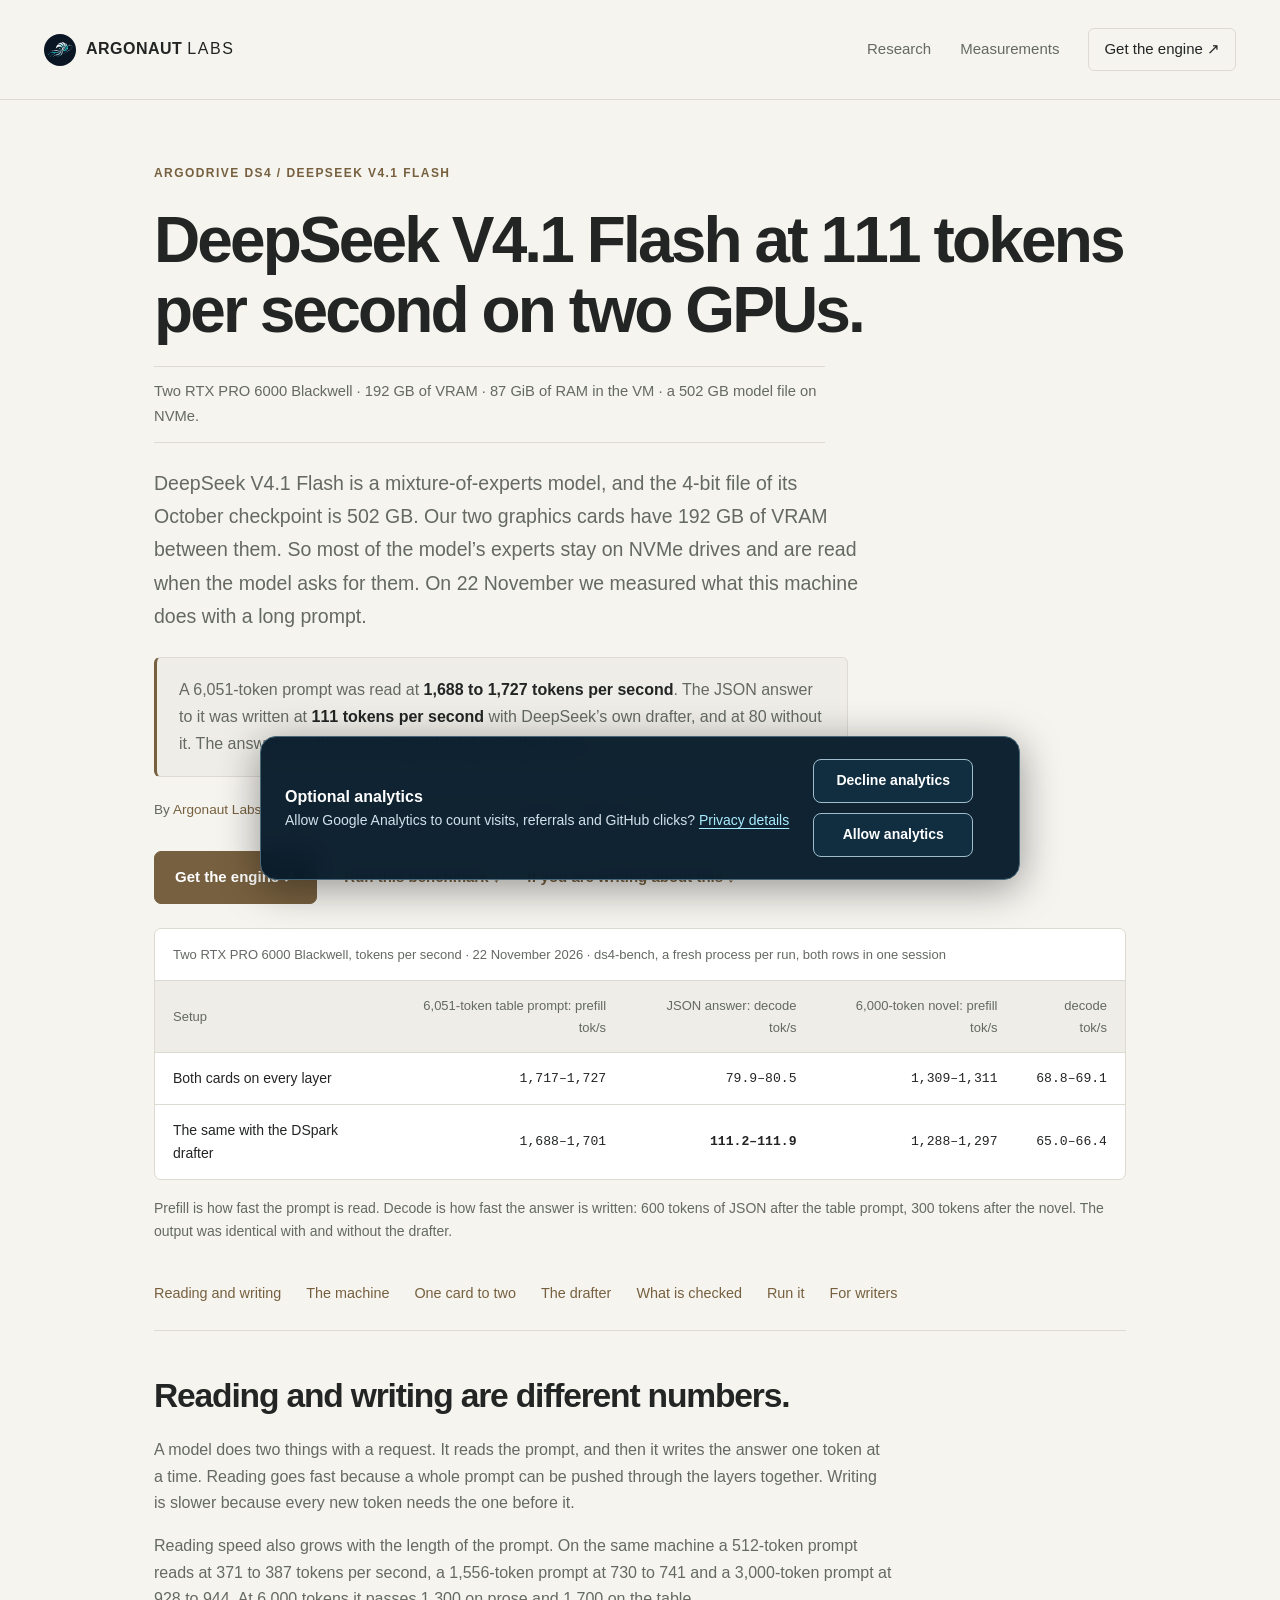
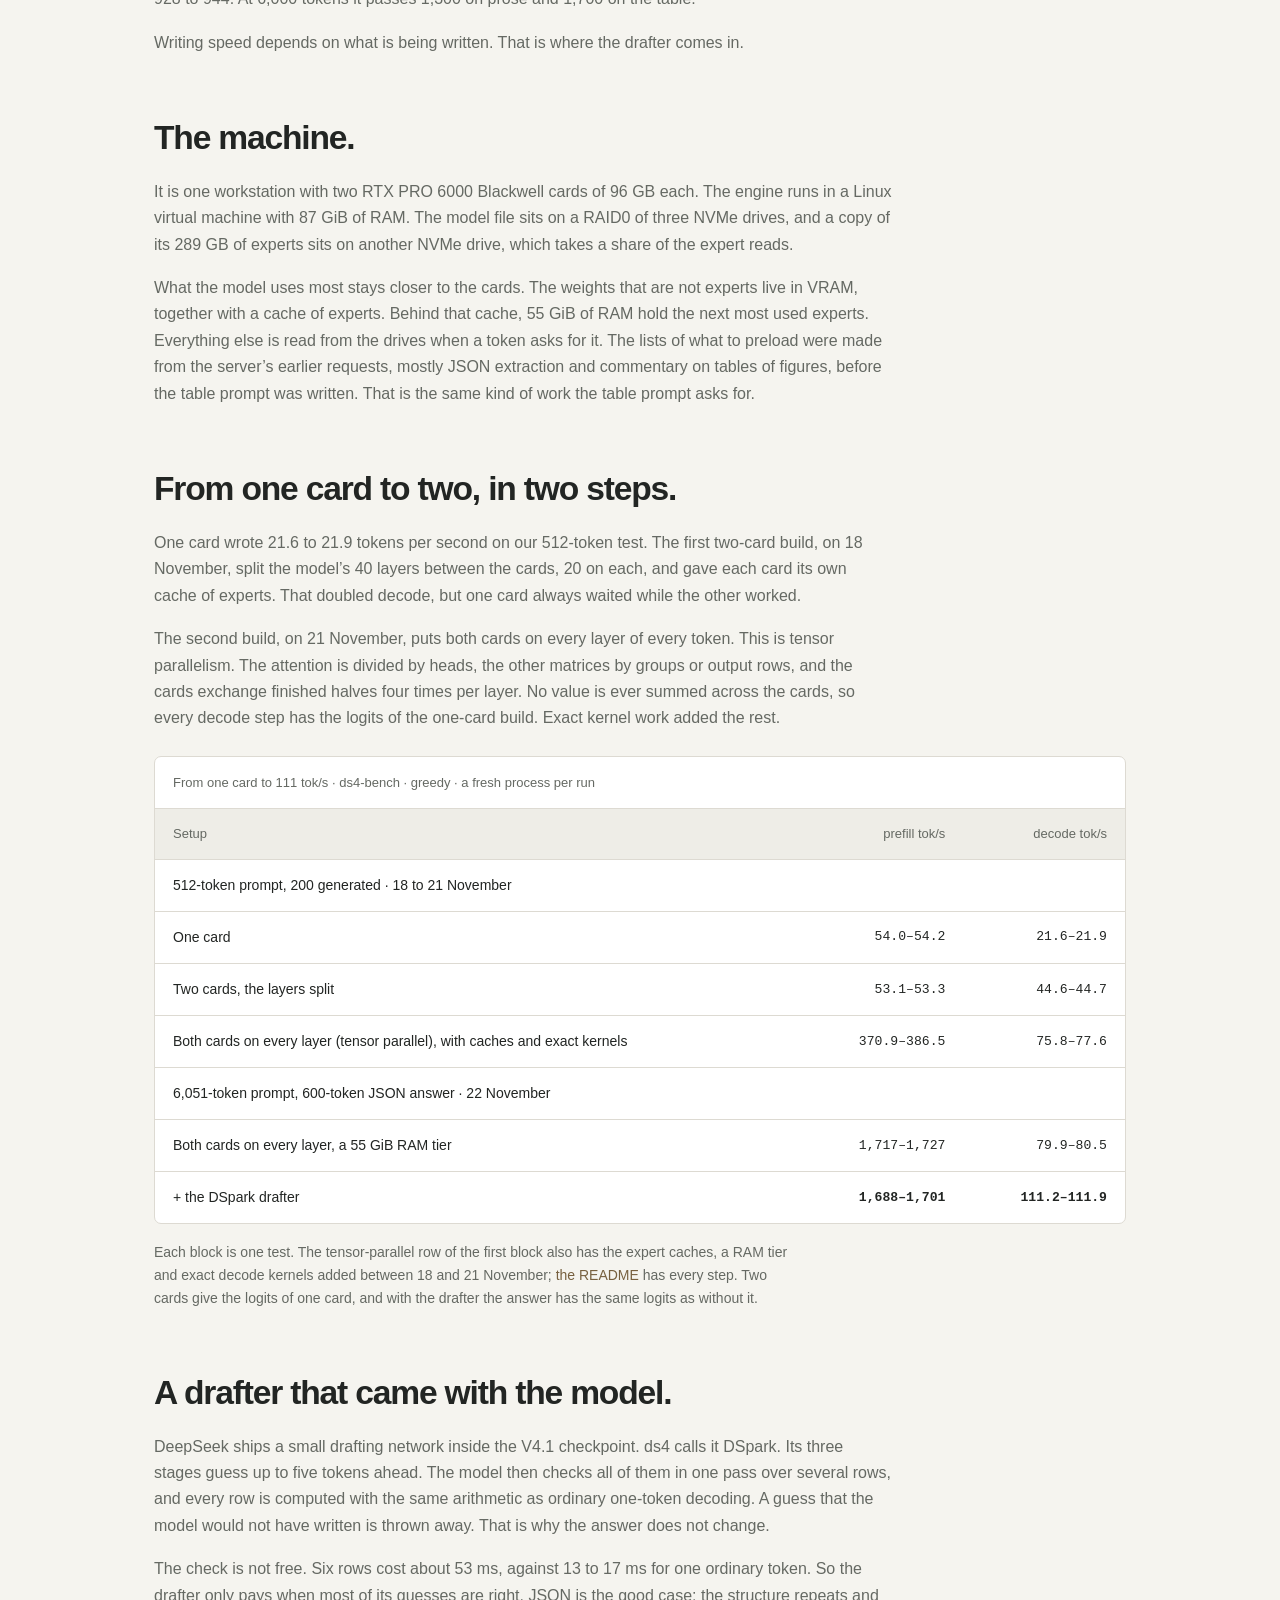
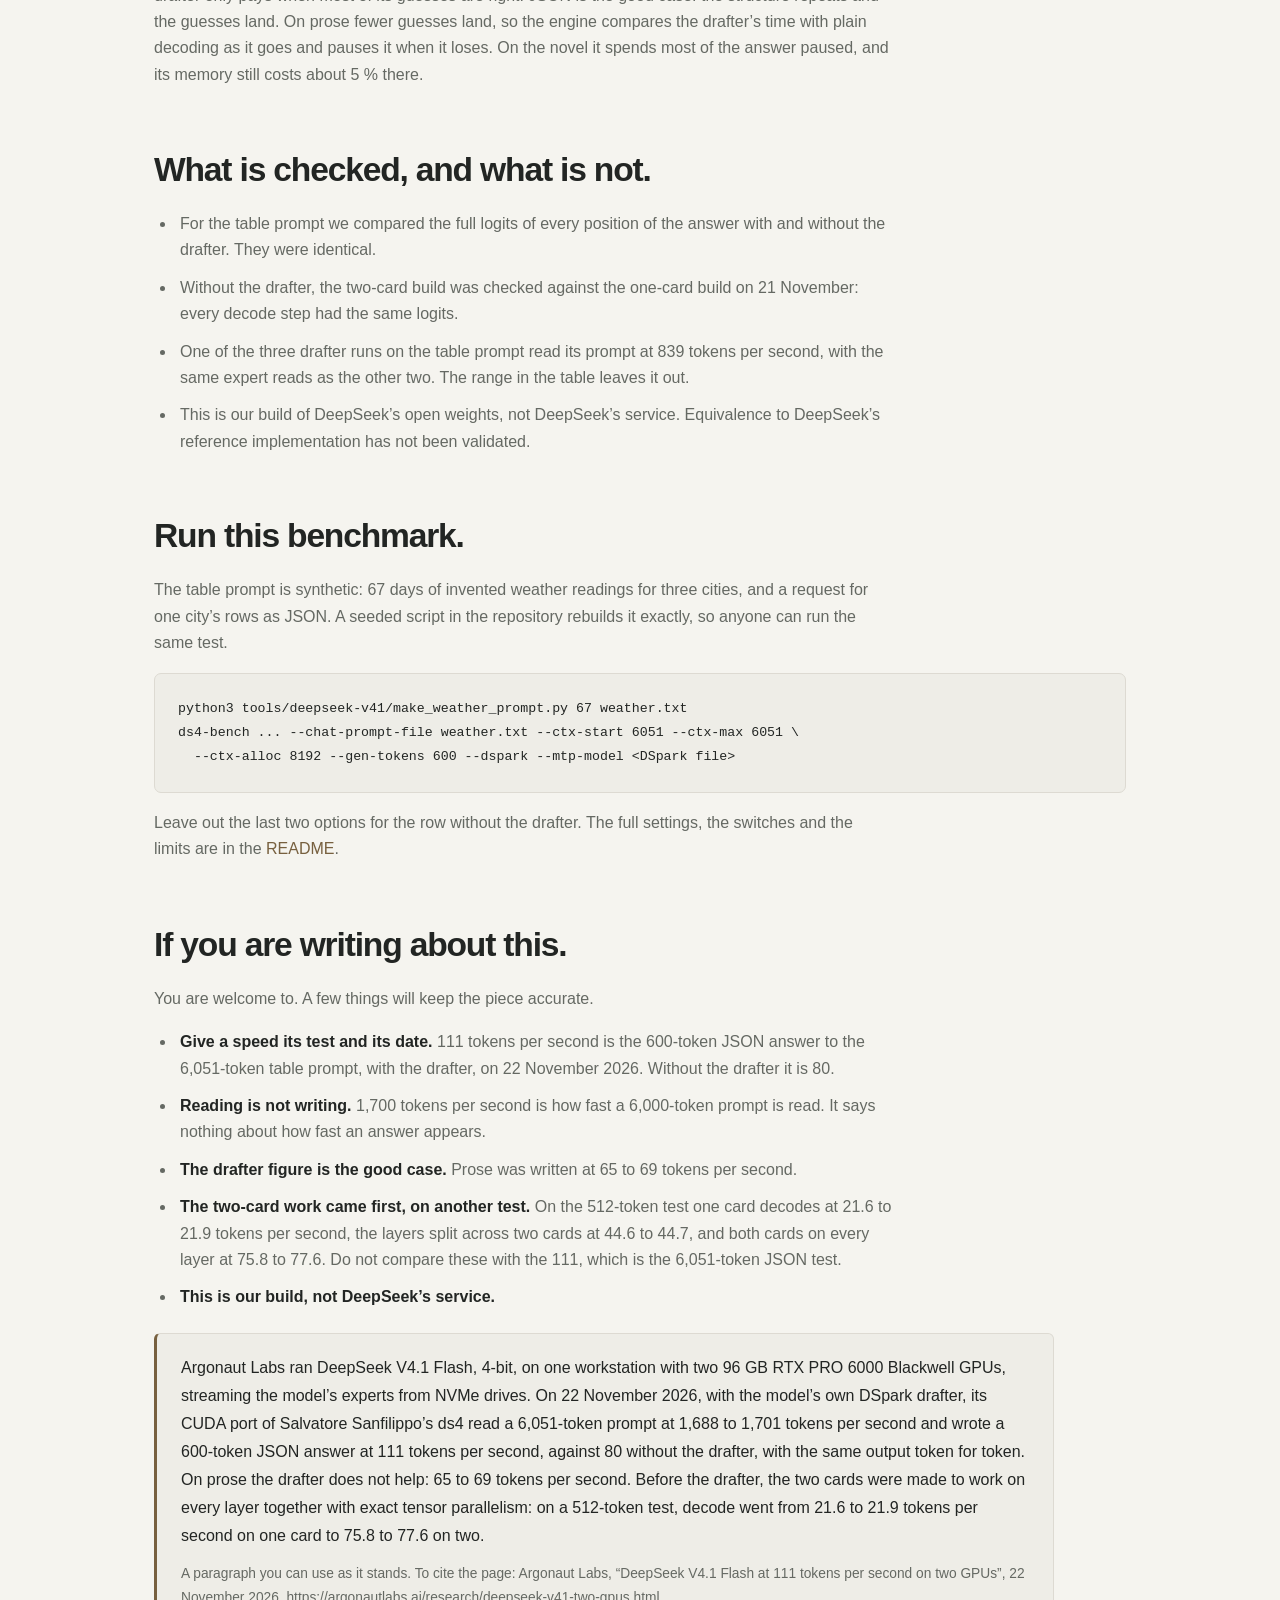
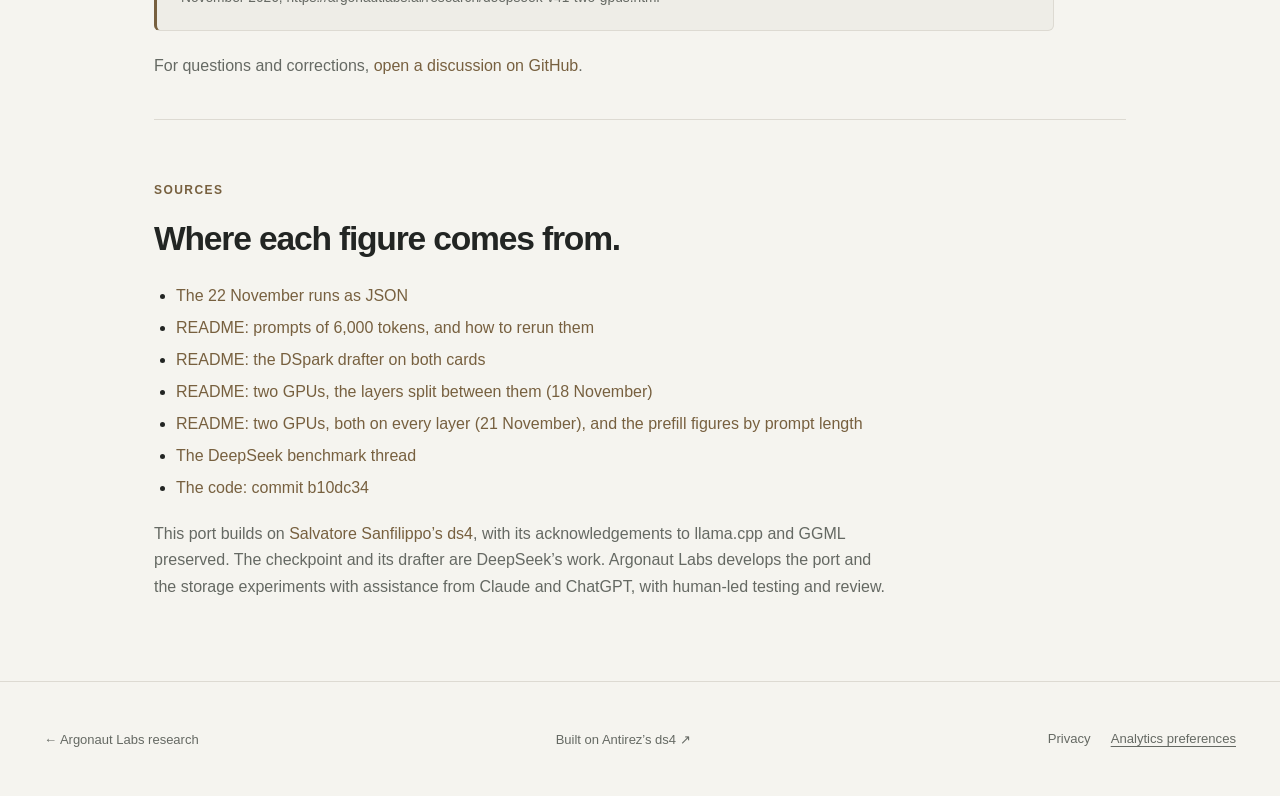
<file: research/deepseek-v41-two-gpus.html>
<!DOCTYPE html>
<html lang="en">
<head>
<meta charset="utf-8"/>
<meta content="width=device-width,initial-scale=1" name="viewport"/>
<meta content="light dark" name="color-scheme"/>
<title>DeepSeek V4.1 Flash at 111 tokens per second on two GPUs — Argonaut Labs</title>
<meta content="DeepSeek V4.1 Flash, 4-bit, streamed from NVMe on two RTX PRO 6000 GPUs: a 6,051-token prompt read at 1,688 to 1,727 tok/s and a JSON answer written at 111 tok/s with the DSpark drafter, the same output with or without it." name="description"/>
<link href="https://argonautlabs.ai/research/deepseek-v41-two-gpus.html" rel="canonical"/>
<link href="../assets/cinematic/favicon.svg" rel="icon" type="image/svg+xml"/>
<link href="../styles.css?v=20261106-bronze" rel="stylesheet"/>
<link href="../assets/kimi-article.css?v=20261108-discovery" rel="stylesheet"/>
<link href="../assets/workstation.css?v=20261106-compact" rel="stylesheet"/>
<link href="../assets/kimi-build.css?v=20261119b" rel="stylesheet"/>
<meta content="article" property="og:type"/>
<meta content="Argonaut Labs" property="og:site_name"/>
<meta content="DeepSeek V4.1 Flash at 111 tokens per second on two GPUs" property="og:title"/>
<meta content="DeepSeek V4.1 Flash, 4-bit, streamed from NVMe on two RTX PRO 6000 GPUs: a 6,051-token prompt read at 1,688 to 1,727 tok/s and a JSON answer written at 111 tok/s with the DSpark drafter, the same output with or without it." property="og:description"/>
<meta content="https://argonautlabs.ai/research/deepseek-v41-two-gpus.html" property="og:url"/>
<meta content="https://argonautlabs.ai/assets/og-deepseek-prefill.png?v=20261106-bronze" property="og:image"/>
<meta content="Argonaut Labs: DeepSeek V4.1 Flash streamed from NVMe" property="og:image:alt"/>
<meta content="2026-11-22" property="article:published_time"/>
<meta content="2026-11-22" property="article:modified_time"/>
<meta content="summary_large_image" name="twitter:card"/>
<meta content="DeepSeek V4.1 Flash at 111 tokens per second on two GPUs" name="twitter:title"/>
<meta content="DeepSeek V4.1 Flash, 4-bit, streamed from NVMe on two RTX PRO 6000 GPUs: a 6,051-token prompt read at 1,688 to 1,727 tok/s and a JSON answer written at 111 tok/s with the DSpark drafter, the same output with or without it." name="twitter:description"/>
<meta content="https://argonautlabs.ai/assets/og-deepseek-prefill.png?v=20261106-bronze" name="twitter:image"/>
<script type="application/ld+json">{"@context": "https://schema.org", "@type": "TechArticle", "headline": "DeepSeek V4.1 Flash at 111 tokens per second on two GPUs", "description": "DeepSeek V4.1 Flash, 4-bit, streamed from NVMe on two RTX PRO 6000 GPUs: a 6,051-token prompt read at 1,688 to 1,727 tok/s and a JSON answer written at 111 tok/s with the DSpark drafter, the same output with or without it.", "datePublished": "2026-11-22", "dateModified": "2026-11-22", "author": {"@type": "Organization", "name": "Argonaut Labs", "url": "https://argonautlabs.ai/"}, "publisher": {"@type": "Organization", "name": "Argonaut Labs"}, "mainEntityOfPage": "https://argonautlabs.ai/research/deepseek-v41-two-gpus.html"}</script>
<meta content="#f5f4ef" media="(prefers-color-scheme: light)" name="theme-color"/><meta content="#191c1b" media="(prefers-color-scheme: dark)" name="theme-color"/><link rel="stylesheet" href="/assets/analytics.css?v=20261109">
</head>
<body>
<a class="skip" href="#main">Skip to content</a>
<header class="header wrap">
<a aria-label="Argonaut Labs home" class="brand" href="../"><img alt="" class="brand-mark" height="32" src="../assets/cinematic/brand-icon.svg" width="32"/><span>ARGONAUT <b>LABS</b></span></a>
<nav aria-label="Main navigation"><a href="../#research">Research</a><a href="../#deepseek-cuda-results">Measurements</a><a class="nav-source" href="https://github.com/argonautlabsai/argodrive-ds4-kimi-k3.1">Get the engine ↗</a></nav>
</header>
<main class="wrap k31-article" id="main">
<article>
<header class="k31-intro">
<p class="eyebrow">ARGODRIVE DS4 / DEEPSEEK V4.1 FLASH</p>
<h1>DeepSeek V4.1 Flash at 111 tokens per second on two GPUs.</h1><p class="k31-hardware-line">Two RTX PRO 6000 Blackwell · 192 GB of VRAM · 87 GiB of RAM in the VM · a 502 GB model file on NVMe.</p>
<p class="k31-lede">DeepSeek V4.1 Flash is a mixture-of-experts model, and the 4-bit file of its October checkpoint is 502 GB. Our two graphics cards have 192 GB of VRAM between them. So most of the model’s experts stay on NVMe drives and are read when the model asks for them. On 22 November we measured what this machine does with a long prompt.</p>
<p class="k31-product">A 6,051-token prompt was read at <strong>1,688 to 1,727 tokens per second</strong>. The JSON answer to it was written at <strong>111 tokens per second</strong> with DeepSeek’s own drafter, and at 80 without it. The answer was the same, token for token, either way.</p>
<p class="k31-byline">By <a href="../#about">Argonaut Labs</a> · Published <time datetime="2026-11-22">22 November 2026</time> · Built on Salvatore Sanfilippo’s ds4</p>
<div class="actions"><a class="button primary" href="https://github.com/argonautlabsai/argodrive-ds4-kimi-k3.1">Get the engine ↗</a><a class="text-link" href="#reproduce">Run this benchmark ↓</a><a class="text-link" href="#writers">If you are writing about this ↓</a></div>
</header>
<div aria-label="DeepSeek V4.1 Flash on two RTX PRO 6000 cards, with and without the drafter" class="table-scroll" role="region" tabindex="0"><table class="kb-comparison">
<caption>Two RTX PRO 6000 Blackwell, tokens per second · 22 November 2026 · ds4-bench, a fresh process per run, both rows in one session</caption>
<thead><tr><th scope="col">Setup</th><th scope="col">6,051-token table prompt: prefill tok/s</th><th scope="col">JSON answer: decode tok/s</th><th scope="col">6,000-token novel: prefill tok/s</th><th scope="col">decode tok/s</th></tr></thead>
<tbody>
<tr><th scope="row">Both cards on every layer</th><td>1,717–1,727</td><td>79.9–80.5</td><td>1,309–1,311</td><td>68.8–69.1</td></tr>
<tr><th scope="row">The same with the DSpark drafter</th><td>1,688–1,701</td><td><strong>111.2–111.9</strong></td><td>1,288–1,297</td><td>65.0–66.4</td></tr>
</tbody></table></div>
<p class="table-note">Prefill is how fast the prompt is read. Decode is how fast the answer is written: 600 tokens of JSON after the table prompt, 300 tokens after the novel. The output was identical with and without the drafter.</p>
<nav aria-label="Page contents" class="k31-contents"><a href="#reading">Reading and writing</a><a href="#machine">The machine</a><a href="#cards">One card to two</a><a href="#drafter">The drafter</a><a href="#checked">What is checked</a><a href="#reproduce">Run it</a><a href="#writers">For writers</a></nav>

<section id="reading"><h2>Reading and writing are different numbers.</h2>
<p>A model does two things with a request. It reads the prompt, and then it writes the answer one token at a time. Reading goes fast because a whole prompt can be pushed through the layers together. Writing is slower because every new token needs the one before it.</p>
<p>Reading speed also grows with the length of the prompt. On the same machine a 512-token prompt reads at 371 to 387 tokens per second, a 1,556-token prompt at 730 to 741 and a 3,000-token prompt at 928 to 944. At 6,000 tokens it passes 1,300 on prose and 1,700 on the table.</p>
<p>Writing speed depends on what is being written. That is where the drafter comes in.</p>
</section>

<section id="machine"><h2>The machine.</h2>
<p>It is one workstation with two RTX PRO 6000 Blackwell cards of 96 GB each. The engine runs in a Linux virtual machine with 87 GiB of RAM. The model file sits on a RAID0 of three NVMe drives, and a copy of its 289 GB of experts sits on another NVMe drive, which takes a share of the expert reads.</p>
<p>What the model uses most stays closer to the cards. The weights that are not experts live in VRAM, together with a cache of experts. Behind that cache, 55 GiB of RAM hold the next most used experts. Everything else is read from the drives when a token asks for it. The lists of what to preload were made from the server’s earlier requests, mostly JSON extraction and commentary on tables of figures, before the table prompt was written. That is the same kind of work the table prompt asks for.</p>
</section>

<section id="cards"><h2>From one card to two, in two steps.</h2>
<p>One card wrote 21.6 to 21.9 tokens per second on our 512-token test. The first two-card build, on 18 November, split the model’s 40 layers between the cards, 20 on each, and gave each card its own cache of experts. That doubled decode, but one card always waited while the other worked.</p>
<p>The second build, on 21 November, puts both cards on every layer of every token. This is tensor parallelism. The attention is divided by heads, the other matrices by groups or output rows, and the cards exchange finished halves four times per layer. No value is ever summed across the cards, so every decode step has the logits of the one-card build. Exact kernel work added the rest.</p>
<div aria-label="DeepSeek V4.1 Flash from one card to 111 tokens per second" class="table-scroll" role="region" tabindex="0"><table class="kb-comparison"><caption>From one card to 111 tok/s · ds4-bench · greedy · a fresh process per run</caption><thead><tr><th scope="col">Setup</th><th scope="col">prefill tok/s</th><th scope="col">decode tok/s</th></tr></thead><tbody><tr><th colspan="3" scope="colgroup">512-token prompt, 200 generated · 18 to 21 November</th></tr><tr><th scope="row">One card</th><td>54.0–54.2</td><td>21.6–21.9</td></tr><tr><th scope="row">Two cards, the layers split</th><td>53.1–53.3</td><td>44.6–44.7</td></tr><tr><th scope="row">Both cards on every layer (tensor parallel), with caches and exact kernels</th><td>370.9–386.5</td><td>75.8–77.6</td></tr><tr><th colspan="3" scope="colgroup">6,051-token prompt, 600-token JSON answer · 22 November</th></tr><tr><th scope="row">Both cards on every layer, a 55&nbsp;GiB RAM tier</th><td>1,717–1,727</td><td>79.9–80.5</td></tr><tr><th scope="row">+ the DSpark drafter</th><td><strong>1,688–1,701</strong></td><td><strong>111.2–111.9</strong></td></tr></tbody></table></div><p class="table-note">Each block is one test. The tensor-parallel row of the first block also has the expert caches, a RAM tier and exact decode kernels added between 18 and 21 November; <a href="https://github.com/argonautlabsai/argodrive-ds4-kimi-k3.1/blob/main/tools/deepseek-v41/README.md#cuda-two-gpus-both-on-every-layer">the README</a> has every step. Two cards give the logits of one card, and with the drafter the answer has the same logits as without it.</p>
</section>

<section id="drafter"><h2>A drafter that came with the model.</h2>
<p>DeepSeek ships a small drafting network inside the V4.1 checkpoint. ds4 calls it DSpark. Its three stages guess up to five tokens ahead. The model then checks all of them in one pass over several rows, and every row is computed with the same arithmetic as ordinary one-token decoding. A guess that the model would not have written is thrown away. That is why the answer does not change.</p>
<p>The check is not free. Six rows cost about 53 ms, against 13 to 17 ms for one ordinary token. So the drafter only pays when most of its guesses are right. JSON is the good case: the structure repeats and the guesses land. On prose fewer guesses land, so the engine compares the drafter’s time with plain decoding as it goes and pauses it when it loses. On the novel it spends most of the answer paused, and its memory still costs about 5 % there.</p>
</section>

<section id="checked"><h2>What is checked, and what is not.</h2>
<ul class="kb-list">
<li>For the table prompt we compared the full logits of every position of the answer with and without the drafter. They were identical.</li>
<li>Without the drafter, the two-card build was checked against the one-card build on 21 November: every decode step had the same logits.</li>
<li>One of the three drafter runs on the table prompt read its prompt at 839 tokens per second, with the same expert reads as the other two. The range in the table leaves it out.</li>
<li>This is our build of DeepSeek’s open weights, not DeepSeek’s service. Equivalence to DeepSeek’s reference implementation has not been validated.</li>
</ul>
</section>

<section id="reproduce"><h2>Run this benchmark.</h2>
<p>The table prompt is synthetic: 67 days of invented weather readings for three cities, and a request for one city’s rows as JSON. A seeded script in the repository rebuilds it exactly, so anyone can run the same test.</p>
<pre><code>python3 tools/deepseek-v41/make_weather_prompt.py 67 weather.txt
ds4-bench ... --chat-prompt-file weather.txt --ctx-start 6051 --ctx-max 6051 \
  --ctx-alloc 8192 --gen-tokens 600 --dspark --mtp-model &lt;DSpark file&gt;</code></pre>
<p>Leave out the last two options for the row without the drafter. The full settings, the switches and the limits are in the <a href="https://github.com/argonautlabsai/argodrive-ds4-kimi-k3.1/blob/main/tools/deepseek-v41/README.md#prompts-of-6000-tokens-22-november-afternoon">README</a>.</p>
</section>

<section id="writers"><h2>If you are writing about this.</h2>
<p>You are welcome to. A few things will keep the piece accurate.</p>
<ul class="kb-list">
<li><strong>Give a speed its test and its date.</strong> 111 tokens per second is the 600-token JSON answer to the 6,051-token table prompt, with the drafter, on 22 November 2026. Without the drafter it is 80.</li>
<li><strong>Reading is not writing.</strong> 1,700 tokens per second is how fast a 6,000-token prompt is read. It says nothing about how fast an answer appears.</li>
<li><strong>The drafter figure is the good case.</strong> Prose was written at 65 to 69 tokens per second.</li>
<li><strong>The two-card work came first, on another test.</strong> On the 512-token test one card decodes at 21.6 to 21.9 tokens per second, the layers split across two cards at 44.6 to 44.7, and both cards on every layer at 75.8 to 77.6. Do not compare these with the 111, which is the 6,051-token JSON test.</li>
<li><strong>This is our build, not DeepSeek’s service.</strong></li>
</ul>
<div class="kb-press"><p>Argonaut Labs ran DeepSeek V4.1 Flash, 4-bit, on one workstation with two 96 GB RTX PRO 6000 Blackwell GPUs, streaming the model’s experts from NVMe drives. On 22 November 2026, with the model’s own DSpark drafter, its CUDA port of Salvatore Sanfilippo’s ds4 read a 6,051-token prompt at 1,688 to 1,701 tokens per second and wrote a 600-token JSON answer at 111 tokens per second, against 80 without the drafter, with the same output token for token. On prose the drafter does not help: 65 to 69 tokens per second. Before the drafter, the two cards were made to work on every layer together with exact tensor parallelism: on a 512-token test, decode went from 21.6 to 21.9 tokens per second on one card to 75.8 to 77.6 on two.</p><p>A paragraph you can use as it stands. To cite the page: Argonaut Labs, “DeepSeek V4.1 Flash at 111 tokens per second on two GPUs”, 22 November 2026, https://argonautlabs.ai/research/deepseek-v41-two-gpus.html</p></div>
<p>For questions and corrections, <a href="https://github.com/argonautlabsai/argodrive-ds4-kimi-k3.1/discussions">open a discussion on GitHub</a>.</p>
</section>

<section class="k31-evidence" id="evidence">
<p class="eyebrow">SOURCES</p>
<h2>Where each figure comes from.</h2>
<ul>
<li><a href="deepseek-2026-11-22.json">The 22 November runs as JSON</a></li>
<li><a href="https://github.com/argonautlabsai/argodrive-ds4-kimi-k3.1/blob/main/tools/deepseek-v41/README.md#prompts-of-6000-tokens-22-november-afternoon">README: prompts of 6,000 tokens, and how to rerun them</a></li>
<li><a href="https://github.com/argonautlabsai/argodrive-ds4-kimi-k3.1/blob/main/tools/deepseek-v41/README.md#the-dspark-drafter-on-both-cards-22-november">README: the DSpark drafter on both cards</a></li>
<li><a href="https://github.com/argonautlabsai/argodrive-ds4-kimi-k3.1/blob/main/tools/deepseek-v41/README.md#cuda-two-gpus-the-layers-split-between-them">README: two GPUs, the layers split between them (18 November)</a></li>
<li><a href="https://github.com/argonautlabsai/argodrive-ds4-kimi-k3.1/blob/main/tools/deepseek-v41/README.md#cuda-two-gpus-both-on-every-layer">README: two GPUs, both on every layer (21 November), and the prefill figures by prompt length</a></li>
<li><a href="https://github.com/argonautlabsai/argodrive-ds4-kimi-k3.1/discussions/3">The DeepSeek benchmark thread</a></li>
<li><a href="https://github.com/argonautlabsai/argodrive-ds4-kimi-k3.1/tree/b10dc34">The code: commit b10dc34</a></li>
</ul>
<p>This port builds on <a href="https://github.com/antirez/ds4">Salvatore Sanfilippo’s ds4</a>, with its acknowledgements to llama.cpp and GGML preserved. The checkpoint and its drafter are DeepSeek’s work. Argonaut Labs develops the port and the storage experiments with assistance from Claude and ChatGPT, with human-led testing and review.</p>
</section>
</article>
</main>
<footer class="wrap"><a href="../">← Argonaut Labs research</a><a href="https://github.com/antirez/ds4">Built on Antirez’s ds4 ↗</a><div class="al-privacy-links"><a href="/privacy.html">Privacy</a><button type="button" class="al-analytics-settings" data-analytics-settings>Analytics preferences</button></div></footer>
<script defer src="/assets/analytics.js?v=20261109"></script>
</body>
</html>
</file>
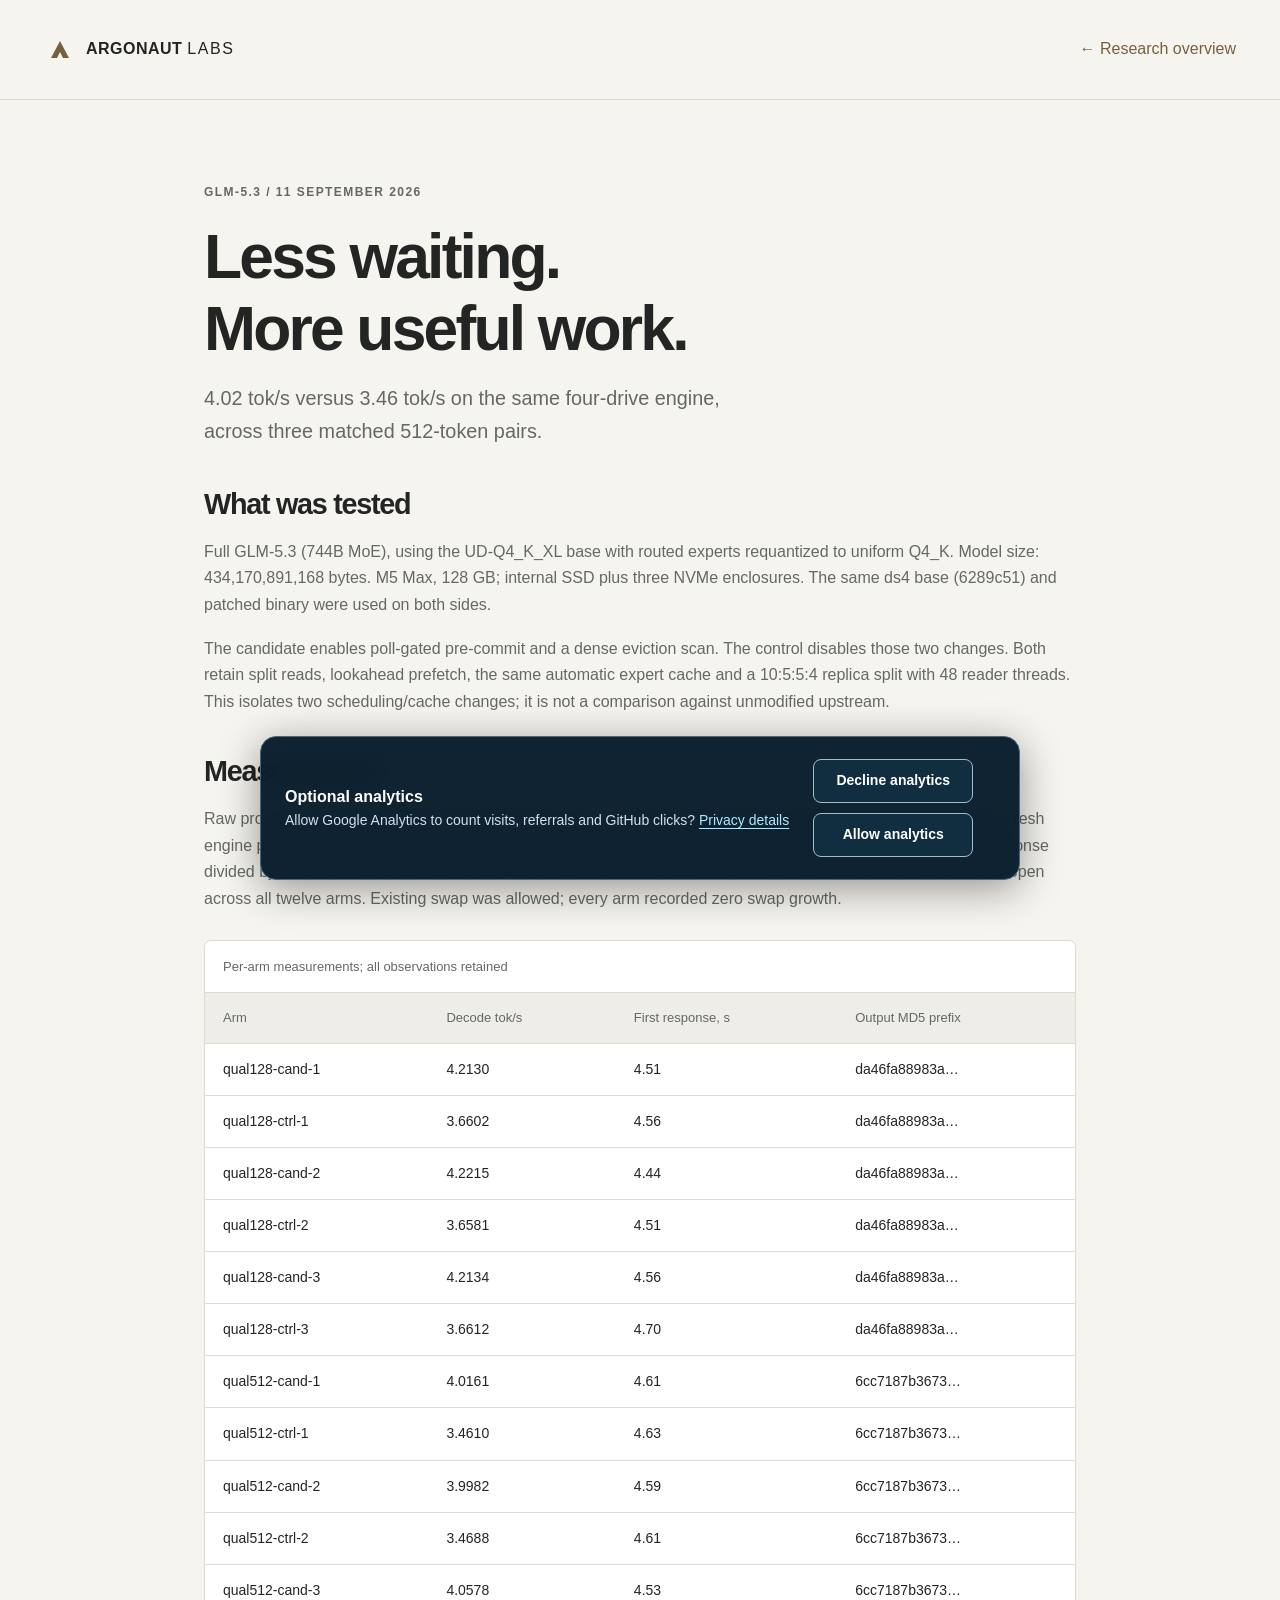
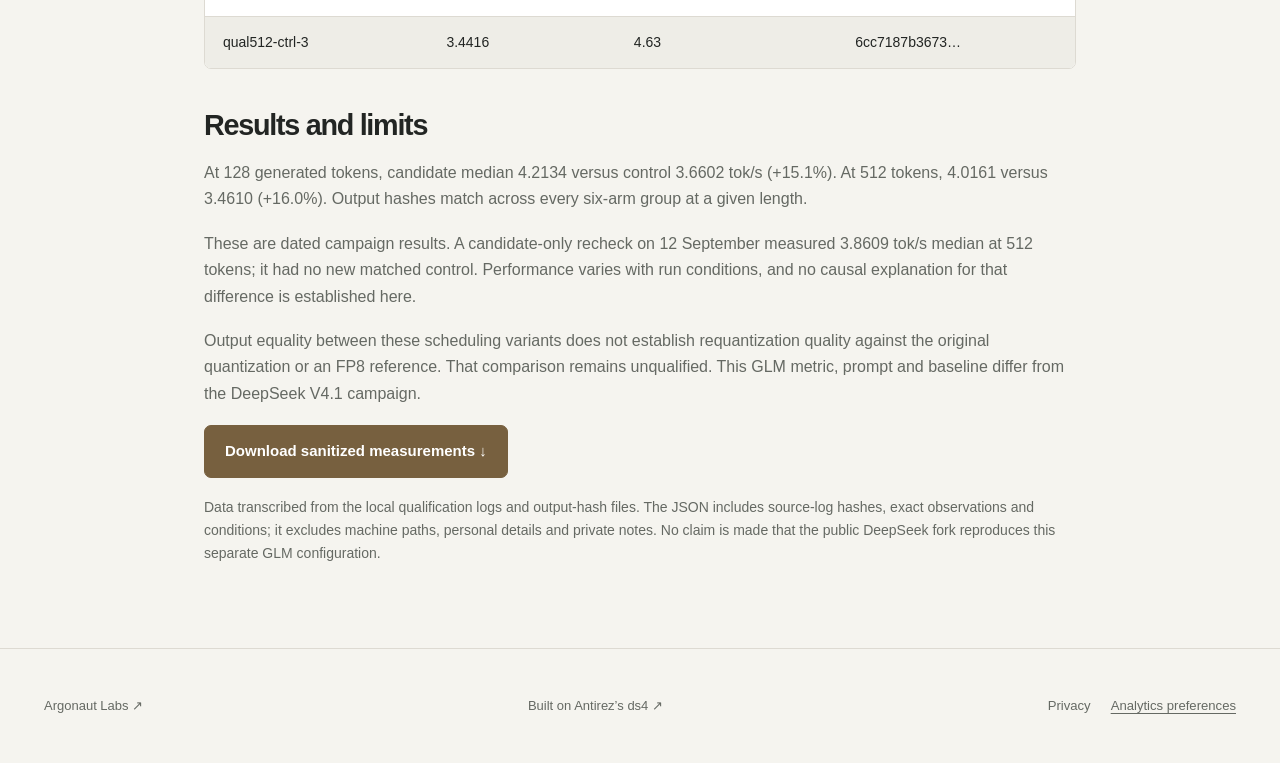
<file: research/glm.html>
<!doctype html><html lang="en"><head><meta charset="utf-8"><meta name="viewport" content="width=device-width,initial-scale=1"><meta name="color-scheme" content="light dark"><title>GLM-5.3 (744B) on a 128 GB M5 Max: 2.0 to 4.2 tok/s from one to four SSDs, scheduling experiment (September 2026)</title><meta name="description" content="Full GLM-5.3 at 4-bit (434 GB) streamed from SSD on an M5 Max, 128 GB: 2.02 tok/s on the internal drive, 3.70 with three enclosures, and a pre-commit scheduling change measured at +15 to +16% over three interleaved pairs."><link rel="canonical" href="https://argonautlabs.ai/research/glm.html"><link rel="icon" href="data:image/svg+xml,%3Csvg xmlns='http://www.w3.org/2000/svg' viewBox='0 0 32 32'%3E%3Crect width='32' height='32' rx='8' fill='%2377603f'/%3E%3Cpath d='M7 24 16 7l9 17h-6l-3-6-3 6Z' fill='white'/%3E%3C/svg%3E"><link rel="stylesheet" href="../styles.css?v=20261106-bronze"><meta property="og:type" content="article"><meta property="og:site_name" content="Argonaut Labs"><meta property="og:title" content="GLM-5.3 (744B) on a 128 GB M5 Max: 2.0 to 4.2 tok/s from one to four SSDs, scheduling experiment (September 2026)"><meta property="og:description" content="Full GLM-5.3 at 4-bit (434 GB) streamed from SSD on an M5 Max, 128 GB: 2.02 tok/s on the internal drive, 3.70 with three enclosures, and a pre-commit scheduling change measured at +15 to +16% over three interleaved pairs."><meta property="og:url" content="https://argonautlabs.ai/research/glm.html"><meta property="og:image" content="https://argonautlabs.ai/assets/og-glm-ladder.png?v=20261106-bronze"><meta name="twitter:card" content="summary_large_image"><meta name="twitter:title" content="GLM-5.3 (744B) on a 128 GB M5 Max: 2.0 to 4.2 tok/s from one to four SSDs, scheduling experiment (September 2026)"><meta name="twitter:description" content="Full GLM-5.3 at 4-bit (434 GB) streamed from SSD on an M5 Max, 128 GB: 2.02 tok/s on the internal drive, 3.70 with three enclosures, and a pre-commit scheduling change measured at +15 to +16% over three interleaved pairs."><meta name="twitter:image" content="https://argonautlabs.ai/assets/og-glm-ladder.png?v=20261106-bronze"><script type="application/ld+json">{"@context": "https://schema.org", "@type": "TechArticle", "headline": "GLM-5.3 (744B) on a 128 GB M5 Max: 2.0 to 4.2 tok/s from one to four SSDs, scheduling experiment (September 2026)", "description": "Full GLM-5.3 at 4-bit (434 GB) streamed from SSD on an M5 Max, 128 GB: 2.02 tok/s on the internal drive, 3.70 with three enclosures, and a pre-commit scheduling change measured at +15 to +16% over three interleaved pairs.", "url": "https://argonautlabs.ai/research/glm.html", "image": "https://argonautlabs.ai/assets/og-glm-ladder.png?v=20261106-bronze", "datePublished": "2026-09-11", "dateModified": "2026-09-11", "inLanguage": "en", "author": {"@type": "Organization", "name": "Argonaut Labs", "url": "https://argonautlabs.ai/"}, "publisher": {"@type": "Organization", "name": "Argonaut Labs", "url": "https://argonautlabs.ai/"}, "about": ["GLM-5.3", "Apple M5 Max", "SSD streaming"], "isBasedOn": "https://github.com/antirez/ds4"}</script><meta name="theme-color" content="#f5f4ef" media="(prefers-color-scheme: light)"><meta name="theme-color" content="#191c1b" media="(prefers-color-scheme: dark)"><link rel="stylesheet" href="/assets/analytics.css?v=20261109">
</head><body><a class="skip" href="#main">Skip to content</a><header class="header wrap"><a class="brand" href="../"><svg class="brand-mark" viewBox="0 0 32 32" aria-hidden="true"><path d="M7 24 16 7l9 17h-6l-3-6-3 6Z" fill="currentColor"/></svg><span>ARGONAUT <b>LABS</b></span></a><a href="../#glm-results">← Research overview</a></header><main id="main" class="wrap paper"><p class="eyebrow">GLM-5.3 / 11 SEPTEMBER 2026</p><h1>Less waiting.<br>More useful work.</h1><p class="hero-lede">4.02 tok/s versus 3.46 tok/s on the same four-drive engine, across three matched 512-token pairs.</p><h2>What was tested</h2><p>Full GLM-5.3 (744B MoE), using the UD-Q4_K_XL base with routed experts requantized to uniform Q4_K. Model size: 434,170,891,168 bytes. M5 Max, 128 GB; internal SSD plus three NVMe enclosures. The same ds4 base (6289c51) and patched binary were used on both sides.</p><p>The candidate enables poll-gated pre-commit and a dense eviction scan. The control disables those two changes. Both retain split reads, lookahead prefetch, the same automatic expert cache and a 10:5:5:4 replica split with 48 reader threads. This isolates two scheduling/cache changes; it is not a comparison against unmodified upstream.</p><h2>Measurement</h2><p>Raw prompt: “The three main financial statements are” (24 tokens including BOS), greedy decoding, no thinking. Fresh engine process and empty application expert cache for each arm. Decode rate measures tokens after the first response divided by time from first to last response; it excludes prefill and startup. Raw metadata records the dashboard as open across all twelve arms. Existing swap was allowed; every arm recorded zero swap growth.</p><div class="table-scroll"><table><caption>Per-arm measurements; all observations retained</caption><thead><tr><th>Arm</th><th>Decode tok/s</th><th>First response, s</th><th>Output MD5 prefix</th></tr></thead><tbody><tr><th scope='row'>qual128-cand-1</th><td>4.2130</td><td>4.51</td><td>da46fa88983a…</td></tr><tr><th scope='row'>qual128-ctrl-1</th><td>3.6602</td><td>4.56</td><td>da46fa88983a…</td></tr><tr><th scope='row'>qual128-cand-2</th><td>4.2215</td><td>4.44</td><td>da46fa88983a…</td></tr><tr><th scope='row'>qual128-ctrl-2</th><td>3.6581</td><td>4.51</td><td>da46fa88983a…</td></tr><tr><th scope='row'>qual128-cand-3</th><td>4.2134</td><td>4.56</td><td>da46fa88983a…</td></tr><tr><th scope='row'>qual128-ctrl-3</th><td>3.6612</td><td>4.70</td><td>da46fa88983a…</td></tr><tr><th scope='row'>qual512-cand-1</th><td>4.0161</td><td>4.61</td><td>6cc7187b3673…</td></tr><tr><th scope='row'>qual512-ctrl-1</th><td>3.4610</td><td>4.63</td><td>6cc7187b3673…</td></tr><tr><th scope='row'>qual512-cand-2</th><td>3.9982</td><td>4.59</td><td>6cc7187b3673…</td></tr><tr><th scope='row'>qual512-ctrl-2</th><td>3.4688</td><td>4.61</td><td>6cc7187b3673…</td></tr><tr><th scope='row'>qual512-cand-3</th><td>4.0578</td><td>4.53</td><td>6cc7187b3673…</td></tr><tr><th scope='row'>qual512-ctrl-3</th><td>3.4416</td><td>4.63</td><td>6cc7187b3673…</td></tr></tbody></table></div><h2>Results and limits</h2><p>At 128 generated tokens, candidate median 4.2134 versus control 3.6602 tok/s (+15.1%). At 512 tokens, 4.0161 versus 3.4610 (+16.0%). Output hashes match across every six-arm group at a given length.</p><p>These are dated campaign results. A candidate-only recheck on 12 September measured 3.8609 tok/s median at 512 tokens; it had no new matched control. Performance varies with run conditions, and no causal explanation for that difference is established here.</p><p>Output equality between these scheduling variants does not establish requantization quality against the original quantization or an FP8 reference. That comparison remains unqualified. This GLM metric, prompt and baseline differ from the DeepSeek V4.1 campaign.</p><p><a class="button primary" href="glm-2026-09-11.json">Download sanitized measurements ↓</a></p><p class="table-note">Data transcribed from the local qualification logs and output-hash files. The JSON includes source-log hashes, exact observations and conditions; it excludes machine paths, personal details and private notes. No claim is made that the public DeepSeek fork reproduces this separate GLM configuration.</p></main><footer class="wrap"><a href="../">Argonaut Labs ↗</a><a href="https://github.com/antirez/ds4">Built on Antirez’s ds4 ↗</a><div class="al-privacy-links"><a href="/privacy.html">Privacy</a><button type="button" class="al-analytics-settings" data-analytics-settings>Analytics preferences</button></div></footer><script defer src="/assets/analytics.js?v=20261109"></script>
</body></html>
</file>
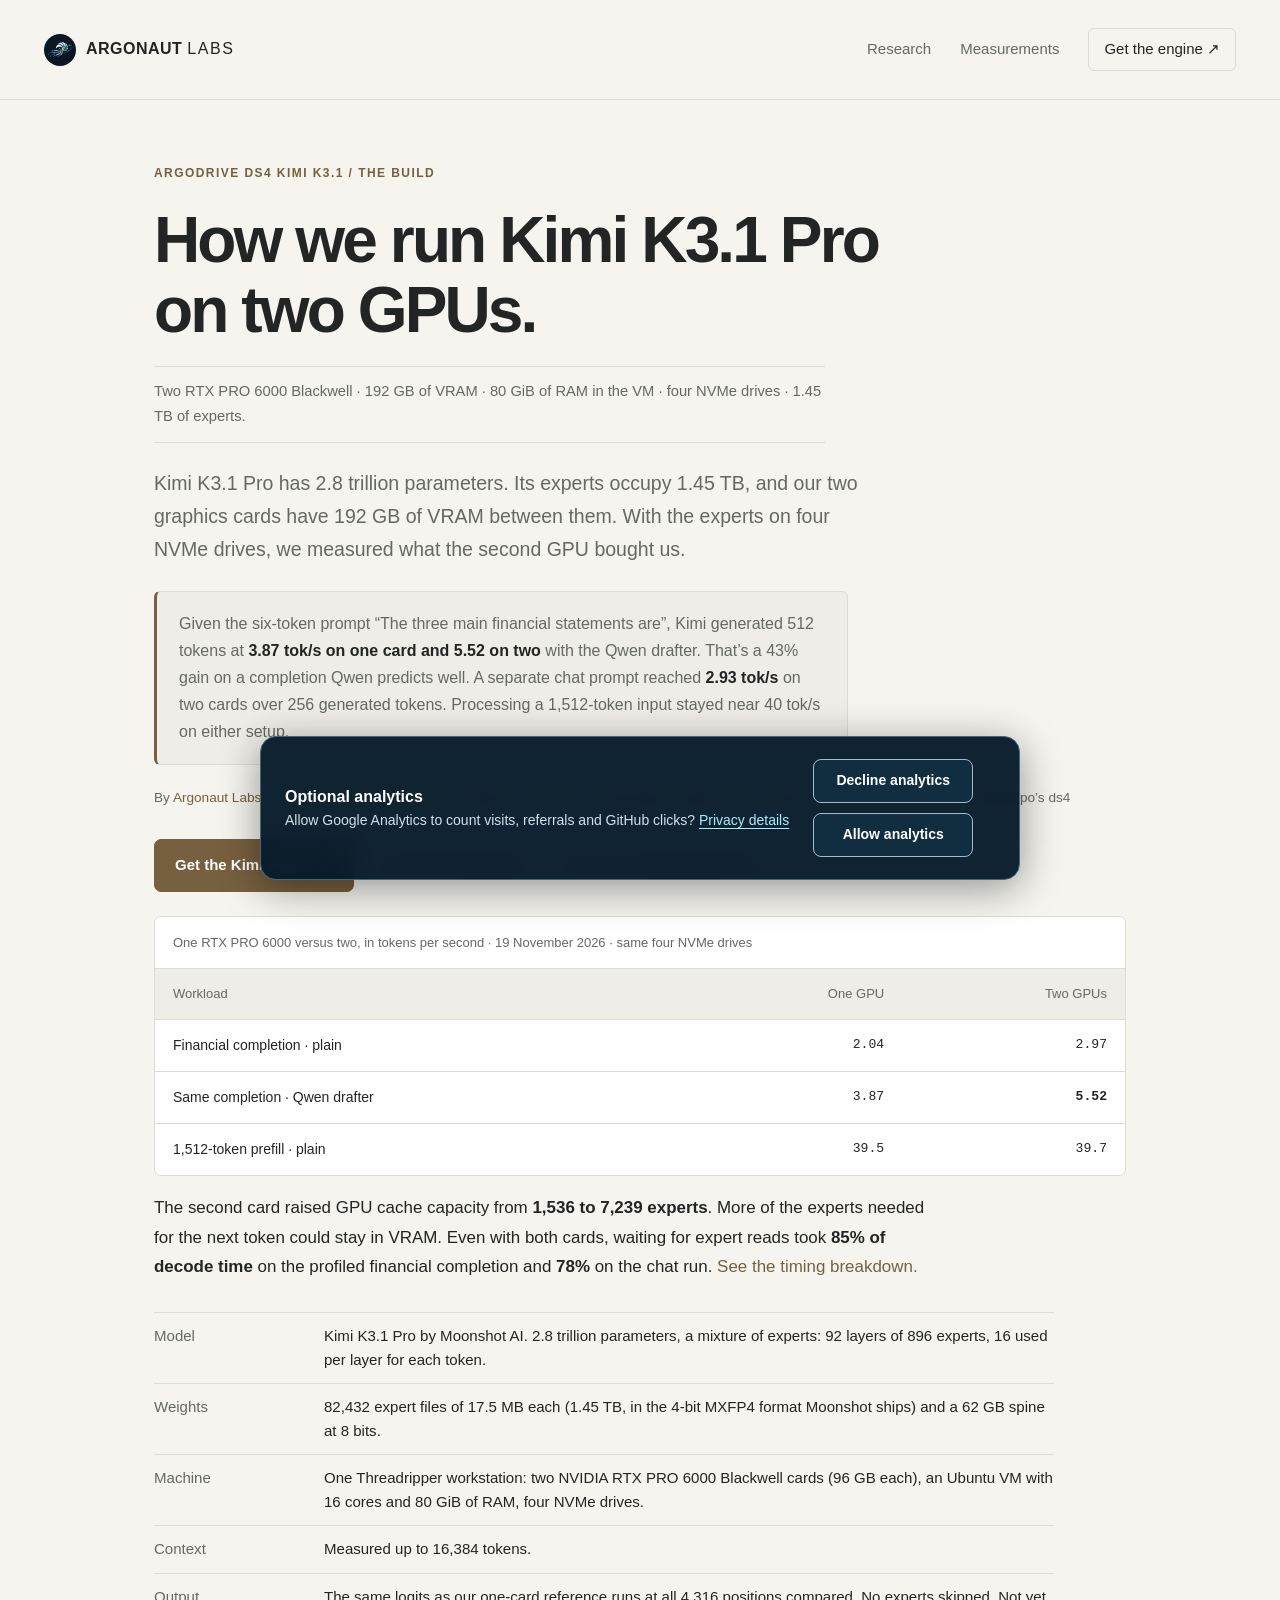
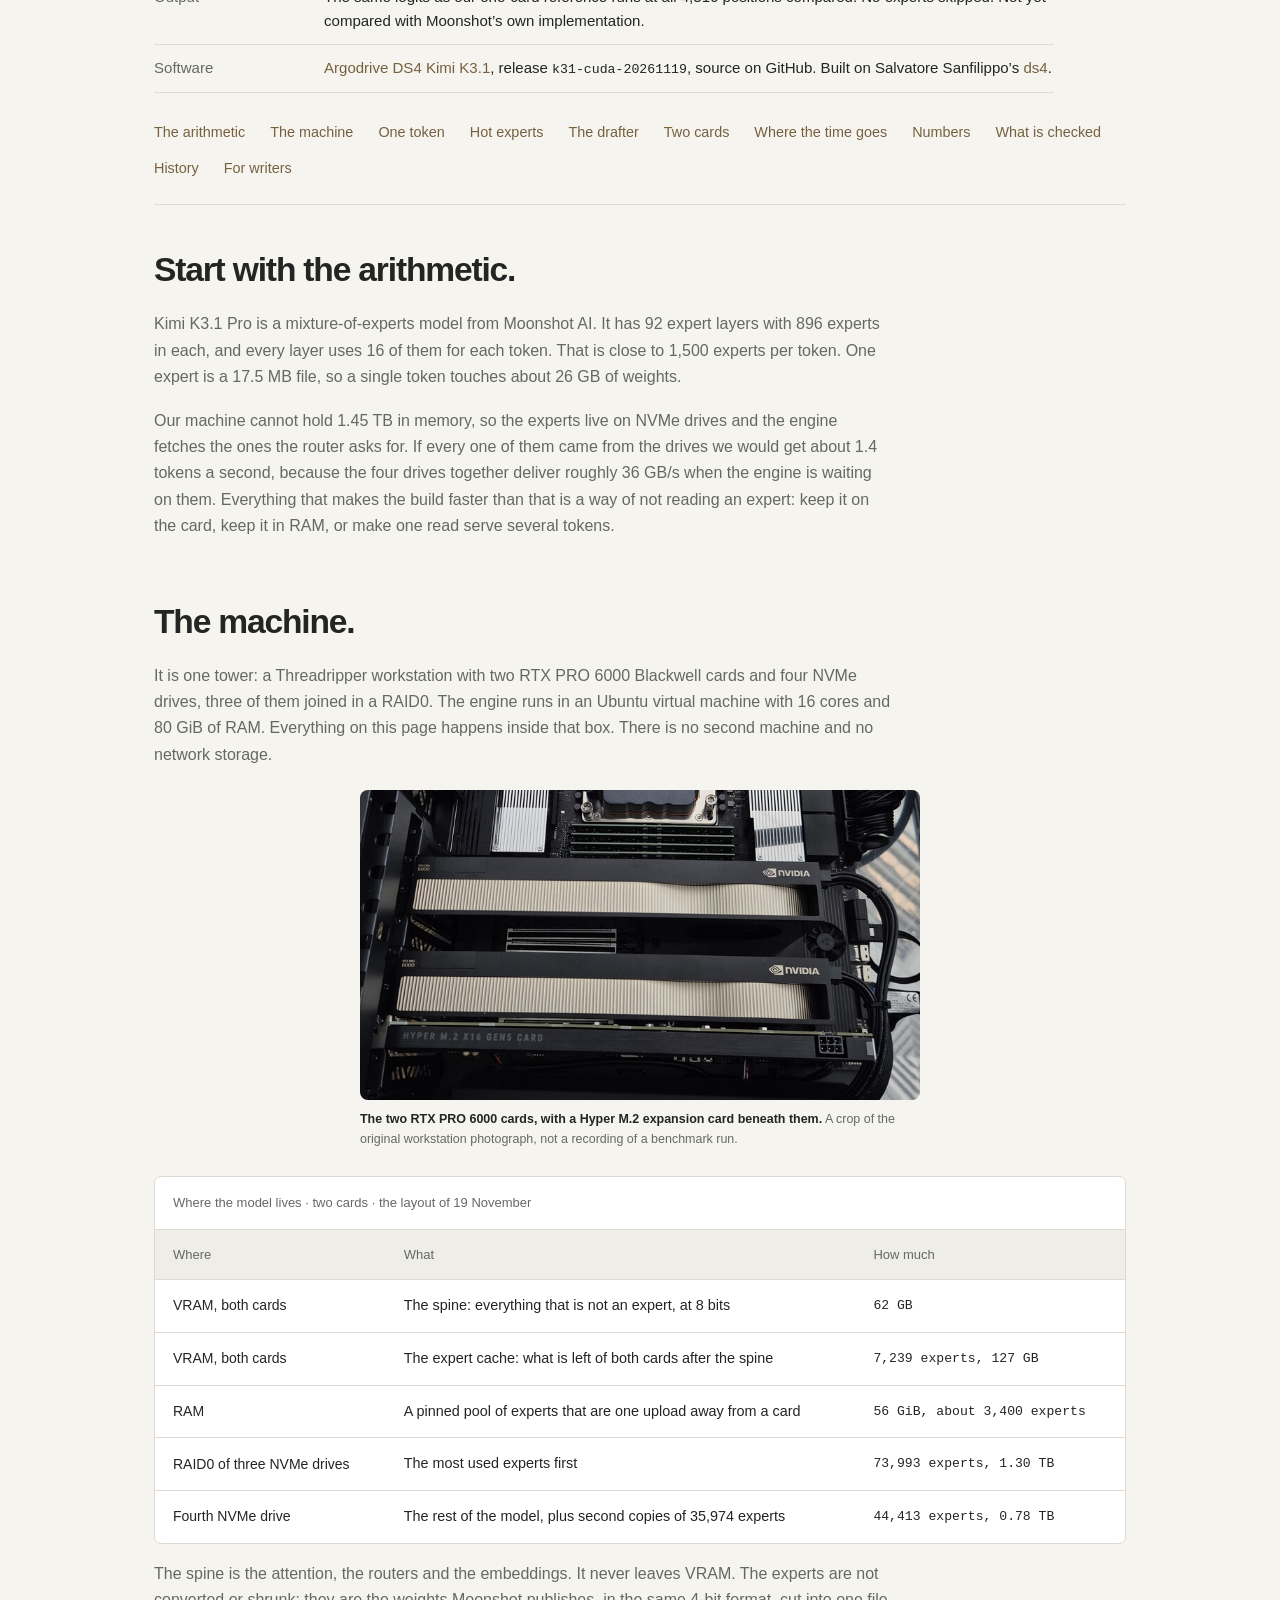
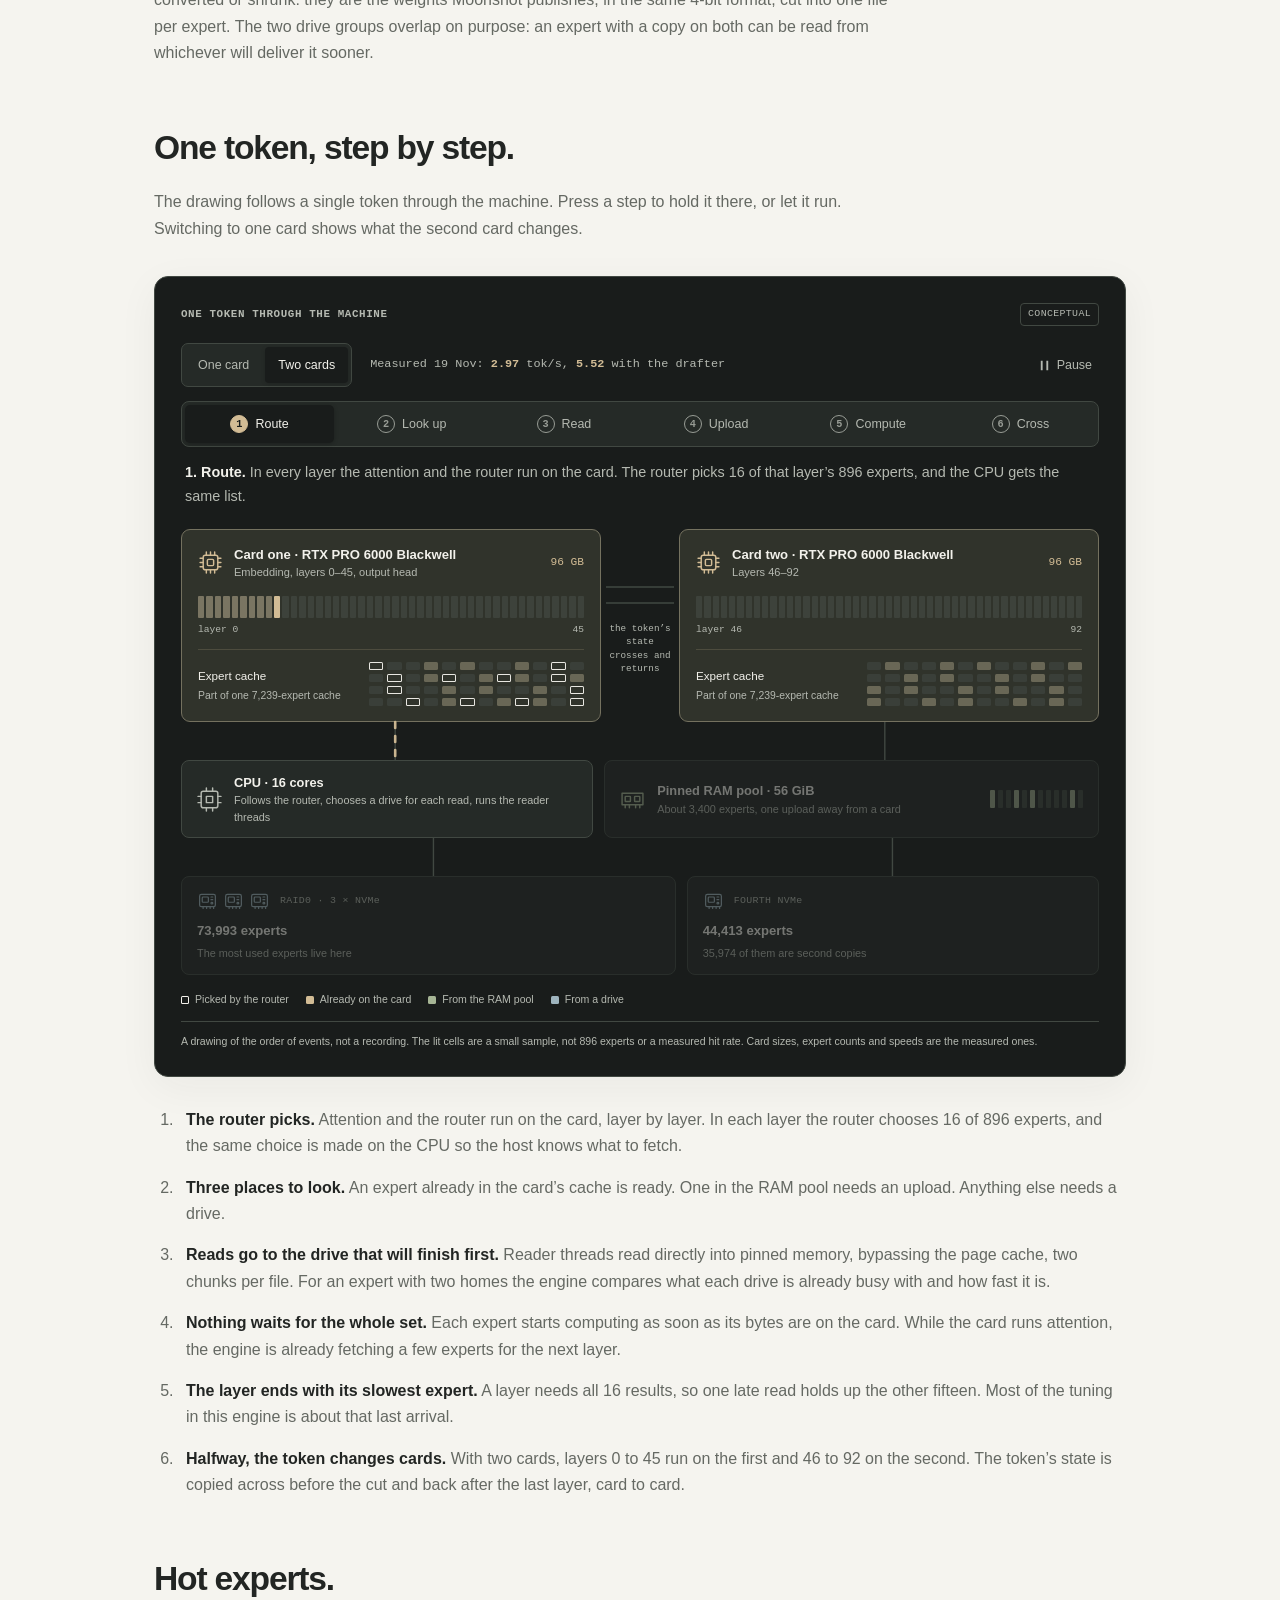
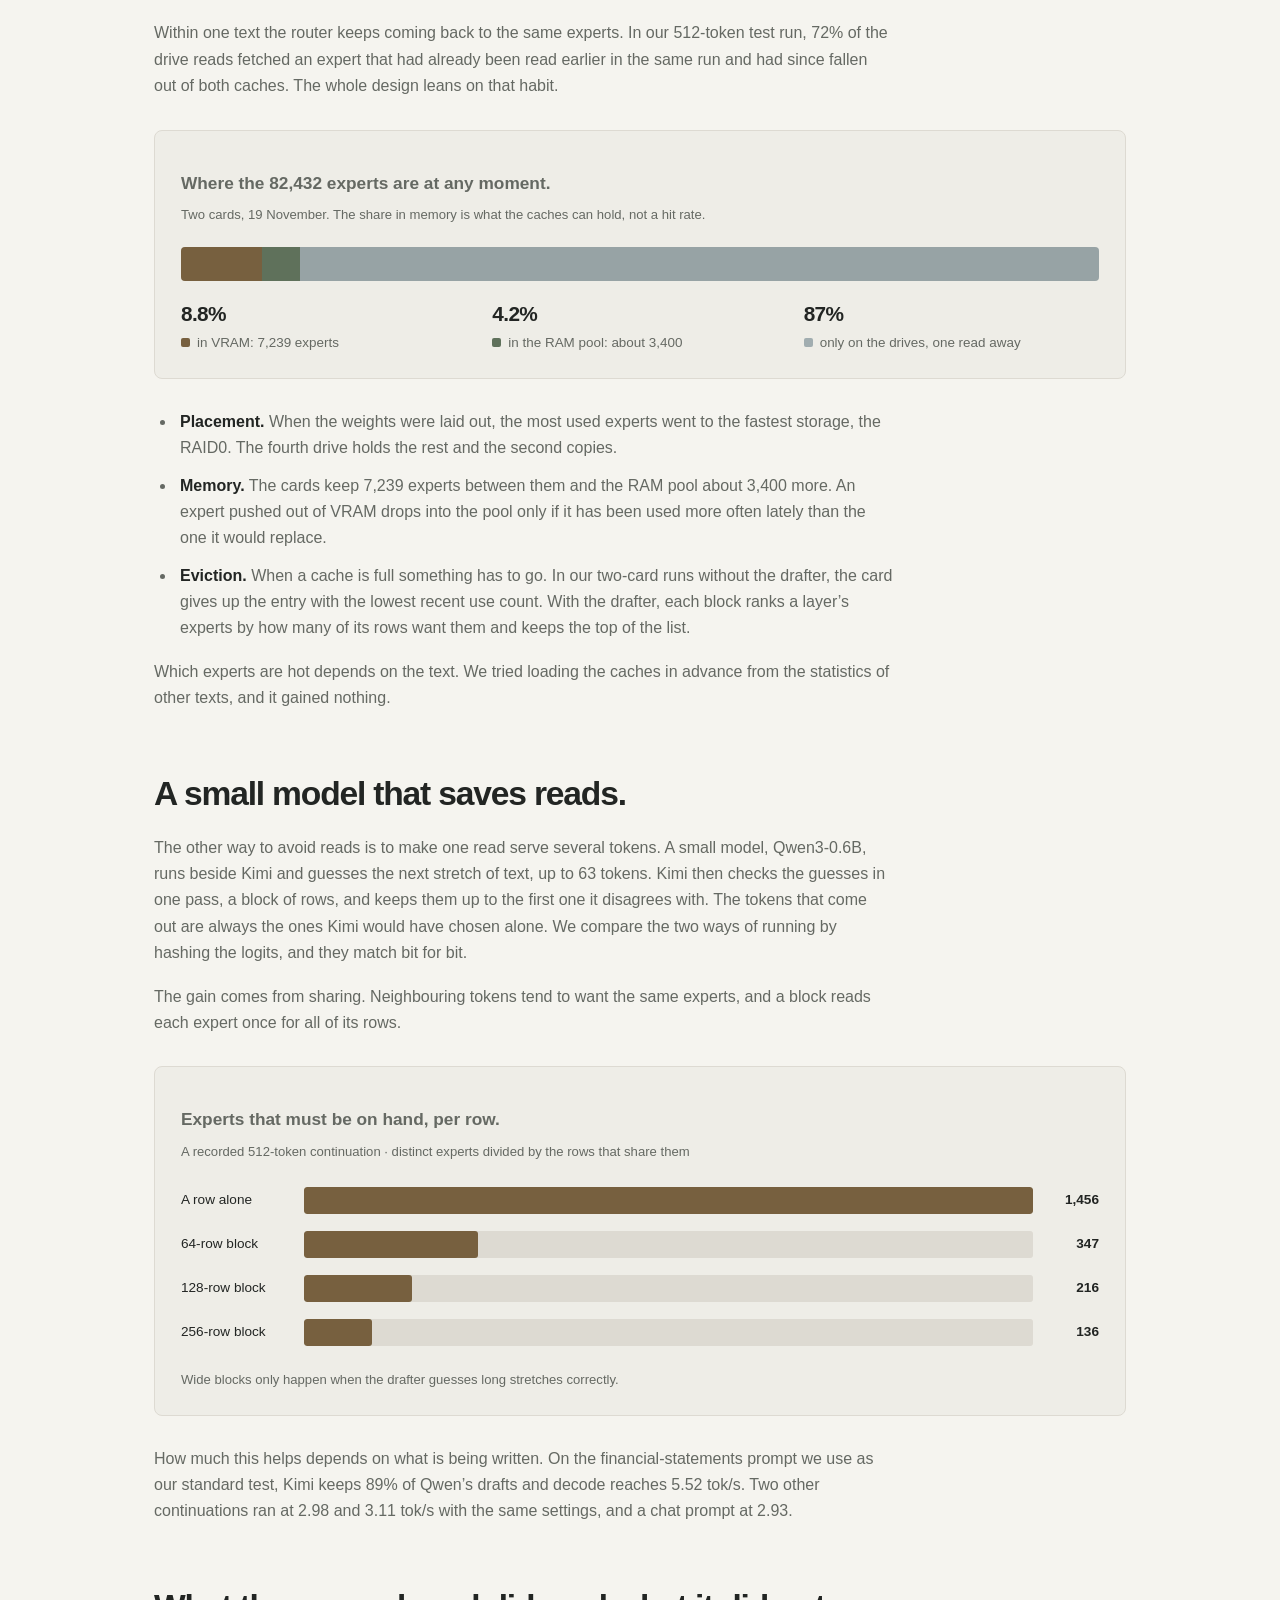
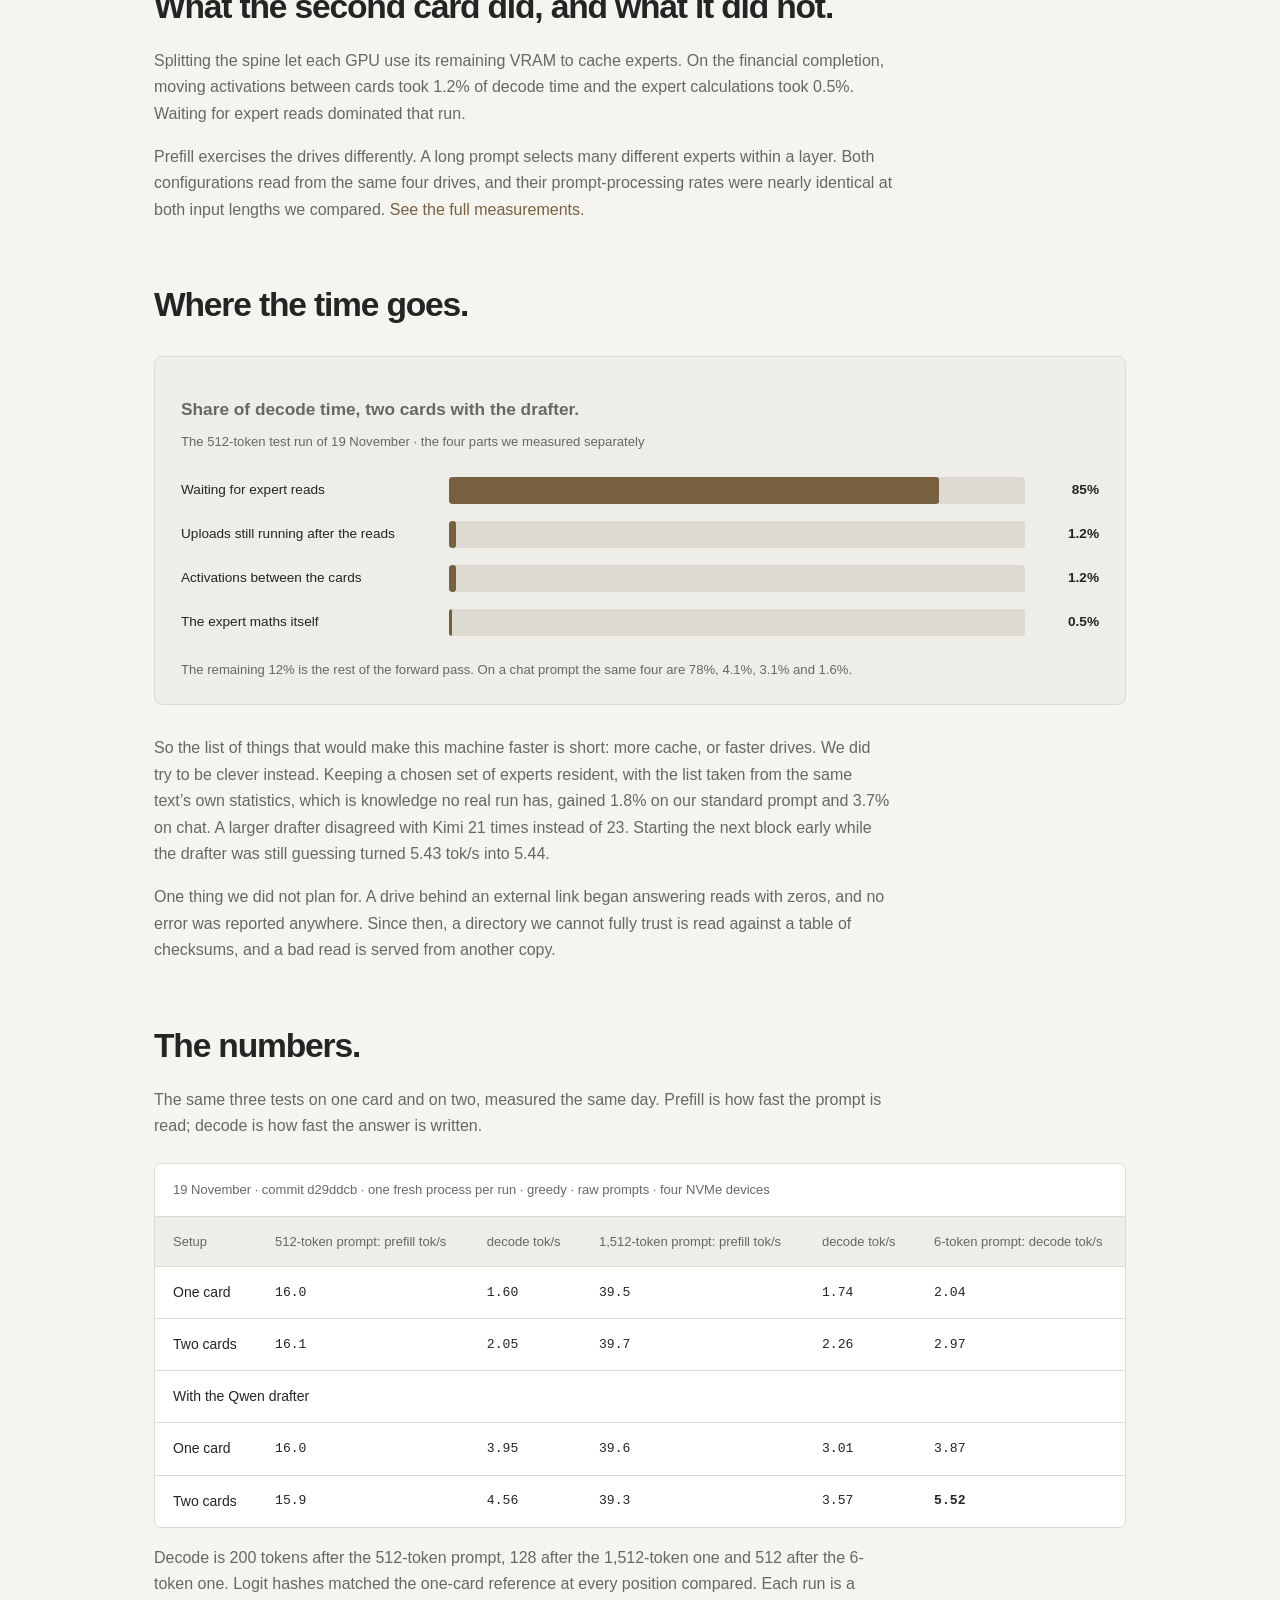
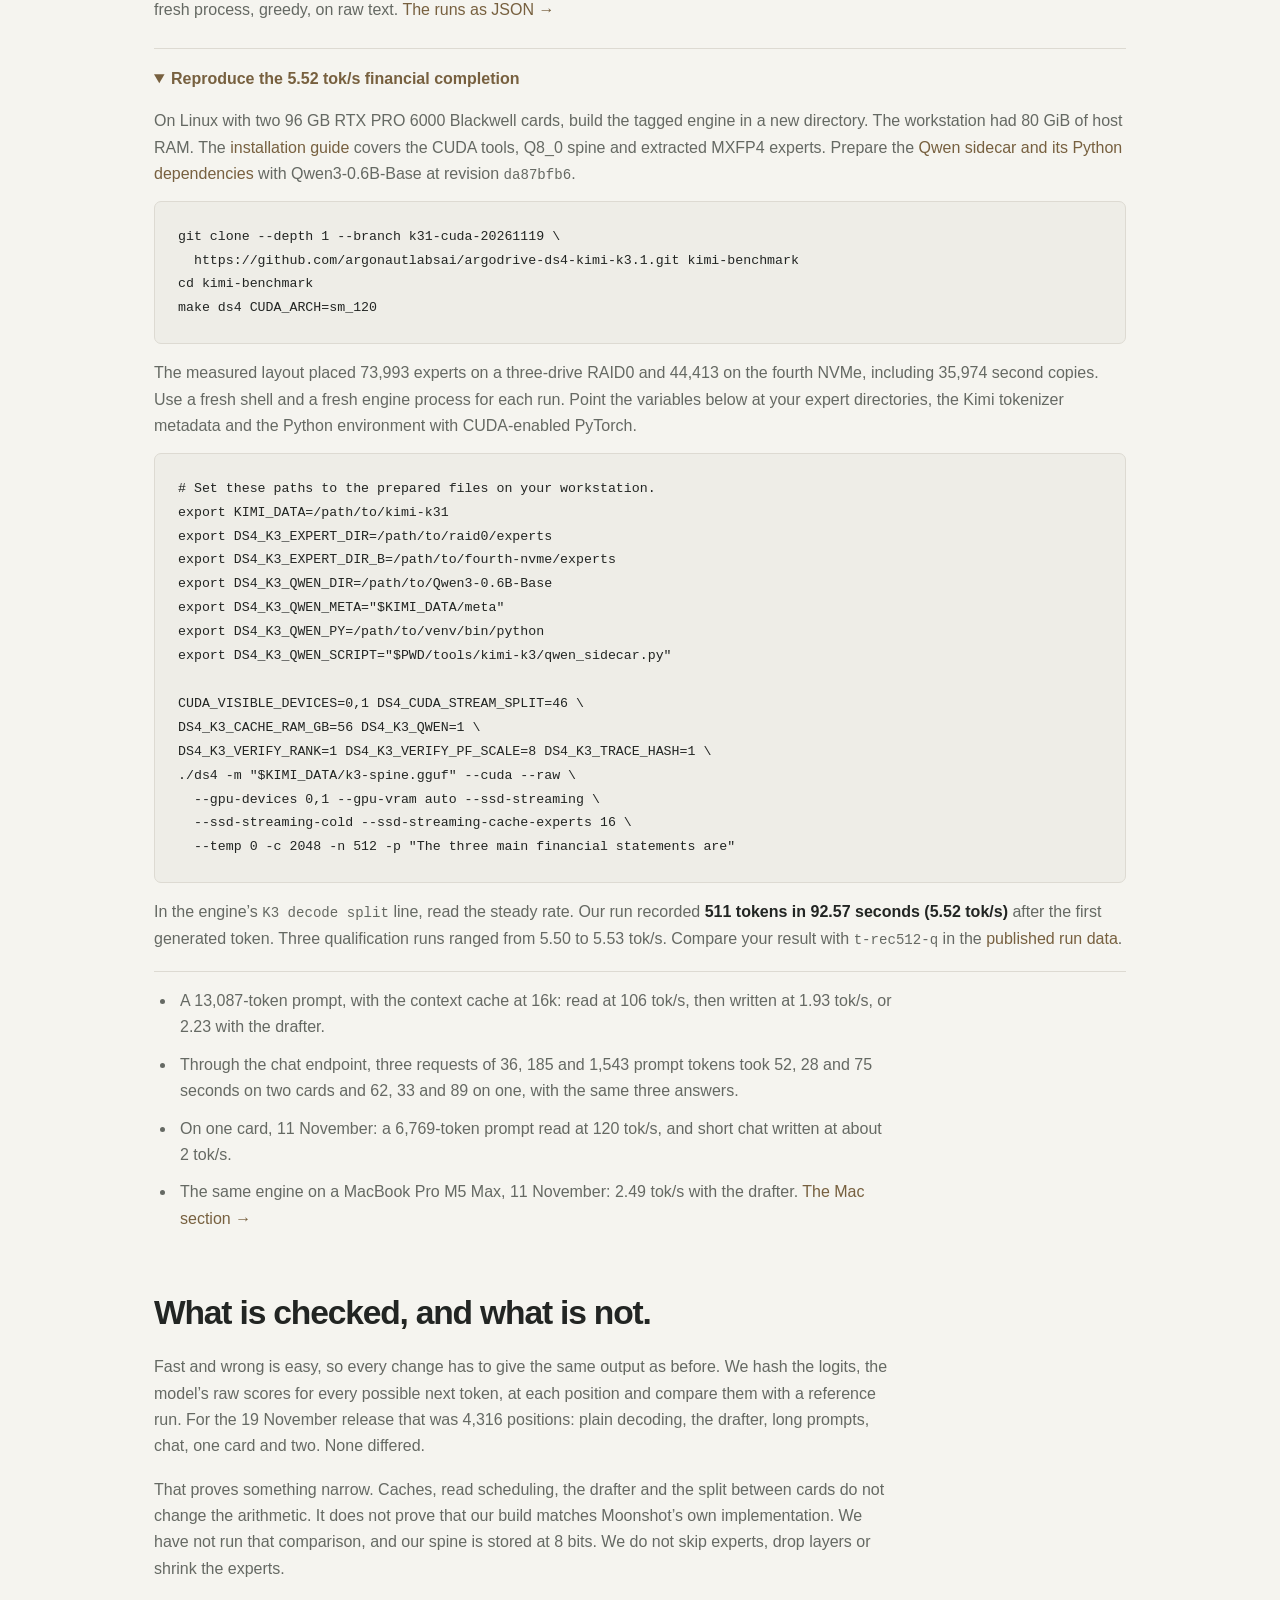
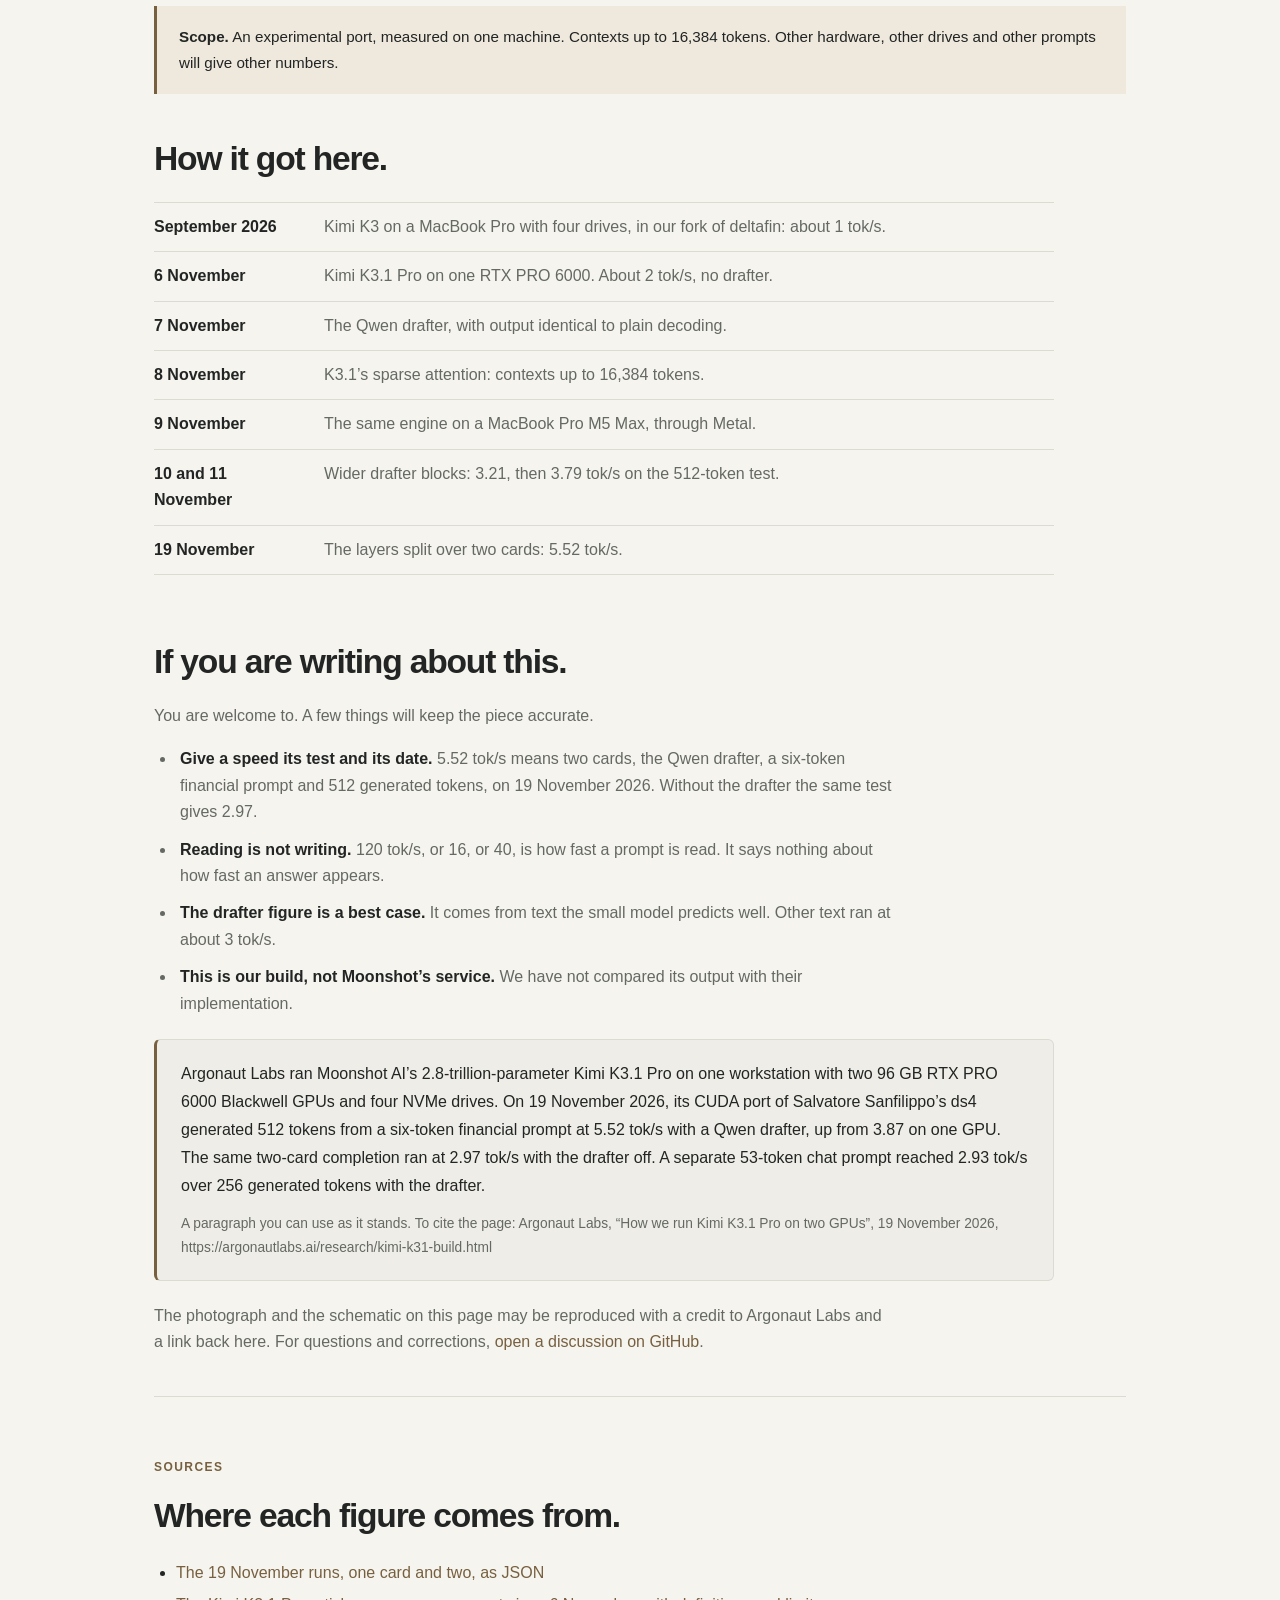
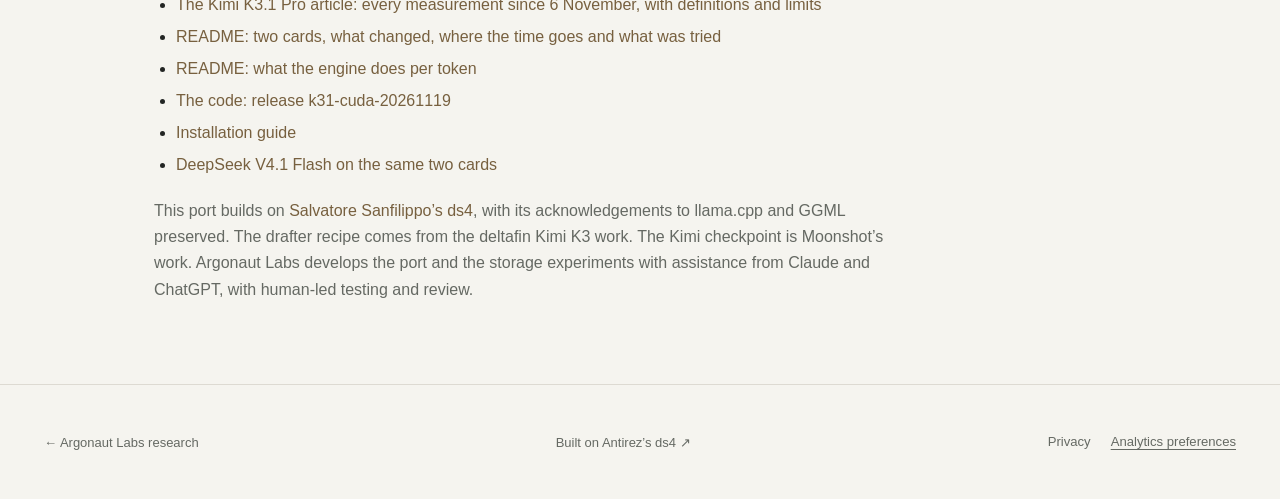
<file: research/kimi-k31-build.html>
<!DOCTYPE html>

<html lang="en">
<head>
<meta charset="utf-8"/>
<meta content="width=device-width,initial-scale=1" name="viewport"/>
<meta content="light dark" name="color-scheme"/>
<title>How we run Kimi K3.1 Pro on two GPUs — Argonaut Labs</title>
<meta content="Kimi K3.1 Pro on two RTX PRO 6000 GPUs and four NVMe drives. Drafted decode reached 5.52 tok/s on a financial completion and 2.93 on a separate chat prompt." name="description"/>
<link href="https://argonautlabs.ai/research/kimi-k31-build.html" rel="canonical"/>
<link href="../assets/cinematic/favicon.svg" rel="icon" type="image/svg+xml"/>
<link href="../styles.css?v=20261106-bronze" rel="stylesheet"/>
<link href="../assets/kimi-article.css?v=20261108-discovery" rel="stylesheet"/>
<link href="../assets/workstation.css?v=20261106-compact" rel="stylesheet"/>
<link href="../assets/kimi-build.css?v=20261119b" rel="stylesheet"/>
<script defer="" src="../assets/kimi-build.js?v=20261119"></script>
<meta content="article" property="og:type"/>
<meta content="Argonaut Labs" property="og:site_name"/>
<meta content="How we run Kimi K3.1 Pro on two GPUs — Argonaut Labs" property="og:title"/>
<meta content="Kimi K3.1 Pro on two RTX PRO 6000 GPUs and four NVMe drives. Drafted decode reached 5.52 tok/s on a financial completion and 2.93 on a separate chat prompt." property="og:description"/>
<meta content="https://argonautlabs.ai/research/kimi-k31-build.html" property="og:url"/>
<meta content="https://argonautlabs.ai/assets/og-kimi-k31.png?v=20261106-bronze" property="og:image"/>
<meta content="Argonaut Labs: Kimi K3.1 Pro streamed from NVMe" property="og:image:alt"/>
<meta content="2026-11-19" property="article:published_time"/>
<meta content="2026-11-19" property="article:modified_time"/>
<meta content="summary_large_image" name="twitter:card"/>
<meta content="How we run Kimi K3.1 Pro on two GPUs — Argonaut Labs" name="twitter:title"/>
<meta content="Kimi K3.1 Pro on two RTX PRO 6000 GPUs and four NVMe drives. Drafted decode reached 5.52 tok/s on a financial completion and 2.93 on a separate chat prompt." name="twitter:description"/>
<meta content="https://argonautlabs.ai/assets/og-kimi-k31.png?v=20261106-bronze" name="twitter:image"/>
<script type="application/ld+json">{
  "@context": "https://schema.org",
  "@type": "TechArticle",
  "headline": "How we run Kimi K3.1 Pro on two GPUs",
  "description": "Kimi K3.1 Pro on two RTX PRO 6000 GPUs and four NVMe drives. Drafted decode reached 5.52 tok/s on a financial completion and 2.93 on a separate chat prompt.",
  "url": "https://argonautlabs.ai/research/kimi-k31-build.html",
  "mainEntityOfPage": "https://argonautlabs.ai/research/kimi-k31-build.html",
  "image": "https://argonautlabs.ai/assets/argonaut-workstation-1600.jpg",
  "datePublished": "2026-11-19",
  "dateModified": "2026-11-19",
  "inLanguage": "en",
  "author": {
    "@type": "Organization",
    "name": "Argonaut Labs",
    "url": "https://argonautlabs.ai/"
  },
  "publisher": {
    "@type": "Organization",
    "name": "Argonaut Labs",
    "url": "https://argonautlabs.ai/"
  },
  "about": [
    {
      "@type": "SoftwareSourceCode",
      "@id": "https://argonautlabs.ai/#kimi-engine",
      "name": "Argodrive DS4 Kimi K3.1",
      "codeRepository": "https://github.com/argonautlabsai/argodrive-ds4-kimi-k3.1"
    },
    "Kimi K3.1 Pro",
    "RTX PRO 6000 Blackwell",
    "CUDA",
    "NVMe expert streaming",
    "mixture of experts"
  ],
  "isBasedOn": "https://github.com/argonautlabsai/argodrive-ds4-kimi-k3.1/tree/k31-cuda-20261119",
  "citation": [
    "https://argonautlabs.ai/research/kimi-k31-2026-11-19.json",
    "https://argonautlabs.ai/research/kimi-k31-single-gpu.html",
    "https://github.com/argonautlabsai/argodrive-ds4-kimi-k3.1/blob/main/tools/kimi-k3/README.md#two-cards-19-november-2026"
  ]
}</script>
<meta content="#f5f4ef" media="(prefers-color-scheme: light)" name="theme-color"/><meta content="#191c1b" media="(prefers-color-scheme: dark)" name="theme-color"/><link rel="stylesheet" href="/assets/analytics.css?v=20261109">
</head>
<body>
<a class="skip" href="#main">Skip to content</a>
<header class="header wrap">
<a aria-label="Argonaut Labs home" class="brand" href="../"><img alt="" class="brand-mark" height="32" src="../assets/cinematic/brand-icon.svg" width="32"/><span>ARGONAUT <b>LABS</b></span></a>
<nav aria-label="Main navigation"><a href="../#research">Research</a><a href="kimi-k31-single-gpu.html">Measurements</a><a class="nav-source" href="https://github.com/argonautlabsai/argodrive-ds4-kimi-k3.1">Get the engine ↗</a></nav>
</header>
<main class="wrap k31-article" id="main">
<article>
<header class="k31-intro">
<p class="eyebrow">ARGODRIVE DS4 KIMI K3.1 / THE BUILD</p>
<h1>How we run Kimi K3.1 Pro<br/>on two GPUs.</h1><p class="k31-hardware-line">Two RTX PRO 6000 Blackwell · 192 GB of VRAM · 80 GiB of RAM in the VM · four NVMe drives · 1.45 TB of experts.</p>
<p class="k31-lede">Kimi K3.1 Pro has 2.8 trillion parameters. Its experts occupy 1.45 TB, and our two graphics cards have 192 GB of VRAM between them. With the experts on four NVMe drives, we measured what the second GPU bought us.</p>
<p class="k31-product">Given the six-token prompt “The three main financial statements are”, Kimi generated 512 tokens at <strong>3.87 tok/s on one card and 5.52 on two</strong> with the Qwen drafter. That’s a 43% gain on a completion Qwen predicts well. A separate chat prompt reached <strong>2.93 tok/s</strong> on two cards over 256 generated tokens. Processing a 1,512-token input stayed near 40 tok/s on either setup.</p>
<p class="k31-byline">By <a href="../#about">Argonaut Labs</a> · Published <time datetime="2026-11-19">19 November 2026</time> · Figures are from the 19 November release unless a date is given · Built on Salvatore Sanfilippo’s ds4</p>
<div class="actions"><a class="button primary" href="https://github.com/argonautlabsai/argodrive-ds4-kimi-k3.1">Get the Kimi engine ↗</a><a class="text-link" href="#reproduce">Run this benchmark ↓</a><a class="text-link" href="#writers">If you are writing about this ↓</a></div>
</header>
<div class="table-scroll"><table class="kb-comparison">
<caption>One RTX PRO 6000 versus two, in tokens per second · 19 November 2026 · same four NVMe drives</caption>
<thead><tr><th scope="col">Workload</th><th scope="col">One GPU</th><th scope="col">Two GPUs</th></tr></thead>
<tbody>
<tr><th scope="row">Financial completion · plain</th><td>2.04</td><td>2.97</td></tr>
<tr><th scope="row">Same completion · Qwen drafter</th><td>3.87</td><td><strong>5.52</strong></td></tr>
<tr><th scope="row">1,512-token prefill · plain</th><td>39.5</td><td>39.7</td></tr>
</tbody></table></div>
<p class="k31-answer">The second card raised GPU cache capacity from <strong>1,536 to 7,239 experts</strong>. More of the experts needed for the next token could stay in VRAM. Even with both cards, waiting for expert reads took <strong>85% of decode time</strong> on the profiled financial completion and <strong>78%</strong> on the chat run. <a href="#time">See the timing breakdown.</a></p>
<dl class="kb-facts">
<div><dt>Model</dt><dd>Kimi K3.1 Pro by Moonshot AI. 2.8 trillion parameters, a mixture of experts: 92 layers of 896 experts, 16 used per layer for each token.</dd></div>
<div><dt>Weights</dt><dd>82,432 expert files of 17.5 MB each (1.45 TB, in the 4-bit MXFP4 format Moonshot ships) and a 62 GB spine at 8 bits.</dd></div>
<div><dt>Machine</dt><dd>One Threadripper workstation: two NVIDIA RTX PRO 6000 Blackwell cards (96 GB each), an Ubuntu VM with 16 cores and 80 GiB of RAM, four NVMe drives.</dd></div>
<div><dt>Context</dt><dd>Measured up to 16,384 tokens.</dd></div>
<div><dt>Output</dt><dd>The same logits as our one-card reference runs at all 4,316 positions compared. No experts skipped. Not yet compared with Moonshot’s own implementation.</dd></div>
<div><dt>Software</dt><dd><a href="https://github.com/argonautlabsai/argodrive-ds4-kimi-k3.1">Argodrive DS4 Kimi K3.1</a>, release <code>k31-cuda-20261119</code>, source on GitHub. Built on Salvatore Sanfilippo’s <a href="https://github.com/antirez/ds4">ds4</a>.</dd></div>
</dl>
<nav aria-label="Page contents" class="k31-contents"><a href="#arithmetic">The arithmetic</a><a href="#machine">The machine</a><a href="#token">One token</a><a href="#hot">Hot experts</a><a href="#drafter">The drafter</a><a href="#two-cards">Two cards</a><a href="#time">Where the time goes</a><a href="#numbers">Numbers</a><a href="#checked">What is checked</a><a href="#history">History</a><a href="#writers">For writers</a></nav>

<section id="arithmetic"><h2>Start with the arithmetic.</h2>
<p>Kimi K3.1 Pro is a mixture-of-experts model from Moonshot AI. It has 92 expert layers with 896 experts in each, and every layer uses 16 of them for each token. That is close to 1,500 experts per token. One expert is a 17.5 MB file, so a single token touches about 26 GB of weights.</p>
<p>Our machine cannot hold 1.45 TB in memory, so the experts live on NVMe drives and the engine fetches the ones the router asks for. If every one of them came from the drives we would get about 1.4 tokens a second, because the four drives together deliver roughly 36 GB/s when the engine is waiting on them. Everything that makes the build faster than that is a way of not reading an expert: keep it on the card, keep it in RAM, or make one read serve several tokens.</p>
</section>

<section id="machine"><h2>The machine.</h2>
<p>It is one tower: a Threadripper workstation with two RTX PRO 6000 Blackwell cards and four NVMe drives, three of them joined in a RAID0. The engine runs in an Ubuntu virtual machine with 16 cores and 80 GiB of RAM. Everything on this page happens inside that box. There is no second machine and no network storage.</p>
<figure class="workstation-photo">
<a aria-label="View the workstation photograph at full size" href="../assets/argonaut-workstation-1600.jpg"><img alt="Argonaut Labs workstation with two installed NVIDIA RTX PRO 6000 cards and a Hyper M.2 x16 Gen5 expansion card beneath them." decoding="async" height="885" loading="lazy" sizes="(max-width: 364px) calc(100vw - 44px), (max-width: 800px) 320px, 560px" src="../assets/argonaut-workstation-1600.jpg" srcset="../assets/argonaut-workstation-800.jpg 800w, ../assets/argonaut-workstation-1600.jpg 1600w" width="1600"/></a>
<figcaption><strong>The two RTX PRO 6000 cards, with a Hyper M.2 expansion card beneath them.</strong> A crop of the original workstation photograph, not a recording of a benchmark run.</figcaption>
</figure>
<div aria-label="Where the model lives" class="table-scroll" role="region" tabindex="0"><table class="kb-where"><caption>Where the model lives · two cards · the layout of 19 November</caption><thead><tr><th scope="col">Where</th><th scope="col">What</th><th scope="col">How much</th></tr></thead><tbody>
<tr><th scope="row">VRAM, both cards</th><td>The spine: everything that is not an expert, at 8 bits</td><td>62 GB</td></tr>
<tr><th scope="row">VRAM, both cards</th><td>The expert cache: what is left of both cards after the spine</td><td>7,239 experts, 127 GB</td></tr>
<tr><th scope="row">RAM</th><td>A pinned pool of experts that are one upload away from a card</td><td>56 GiB, about 3,400 experts</td></tr>
<tr><th scope="row">RAID0 of three NVMe drives</th><td>The most used experts first</td><td>73,993 experts, 1.30 TB</td></tr>
<tr><th scope="row">Fourth NVMe drive</th><td>The rest of the model, plus second copies of 35,974 experts</td><td>44,413 experts, 0.78 TB</td></tr>
</tbody></table></div>
<p>The spine is the attention, the routers and the embeddings. It never leaves VRAM. The experts are not converted or shrunk: they are the weights Moonshot publishes, in the same 4-bit format, cut into one file per expert. The two drive groups overlap on purpose: an expert with a copy on both can be read from whichever will deliver it sooner.</p>
</section>

<section id="token"><h2>One token, step by step.</h2>
<p>The drawing follows a single token through the machine. Press a step to hold it there, or let it run. Switching to one card shows what the second card changes.</p>
<figure aria-describedby="bd-disclaimer" aria-labelledby="bd-title" class="build-diagram" data-build-diagram="" data-cards="2" data-running="false" data-step="1">
<svg aria-hidden="true" focusable="false" height="0" style="position:absolute" width="0"><defs>
<symbol id="bd-ssd" viewBox="0 0 24 24"><rect height="14" rx="2" width="18" x="3" y="5"></rect><rect height="6" rx="1" width="7" x="6" y="8"></rect><path d="M16 8h2m-2 3h2M7 19v2m4-2v2m4-2v2m4-2v2"></path><circle cx="17" cy="15" r="1"></circle></symbol>
<symbol id="bd-ram" viewBox="0 0 24 24"><path d="M2 6h20v11H2zM5 17v3m4-3v3m6-3v3m4-3v3"></path><rect height="5" rx=".5" width="5" x="5" y="9"></rect><rect height="5" rx=".5" width="5" x="14" y="9"></rect></symbol>
<symbol id="bd-gpu" viewBox="0 0 24 24"><rect height="14" rx="2" width="14" x="5" y="5"></rect><rect height="6" rx="1" width="6" x="9" y="9"></rect><path d="M8 2v3m4-3v3m4-3v3M8 19v3m4-3v3m4-3v3M2 8h3m-3 4h3m-3 4h3M19 8h3m-3 4h3m-3 4h3"></path></symbol>
<symbol id="bd-cpu" viewBox="0 0 24 24"><rect height="16" rx="2" width="16" x="4" y="4"></rect><path d="M9 9h6v6H9zM9 1v3m6-3v3M9 20v3m6-3v3M1 9h3m-3 6h3M20 9h3m-3 6h3"></path></symbol>
</defs></svg>
<div class="bd-heading"><span id="bd-title">ONE TOKEN THROUGH THE MACHINE</span><span class="bd-concept">CONCEPTUAL</span></div>
<div class="bd-controls" hidden=""><div aria-label="Cards in use" class="bd-group" role="group"><button aria-pressed="false" data-bd-cards="1" type="button">One card</button><button aria-pressed="true" data-bd-cards="2" type="button">Two cards</button></div>
<span class="bd-readout">Measured 19 Nov: <b data-bd-text="plain">2.97</b> tok/s, <b data-bd-text="drafter">5.52</b> with the drafter</span>
<button aria-label="Pause the diagram" class="bd-pause" type="button"><svg aria-hidden="true" viewBox="0 0 14 14"><path d="M3 2h2v10H3zM9 2h2v10H9z"></path></svg><span>Pause</span></button></div>
<ol aria-label="Steps of one token" class="bd-steps" hidden=""><li><button aria-controls="bd-caption" aria-pressed="true" data-bd-step="1" type="button"><b>1</b>Route</button></li><li><button aria-controls="bd-caption" aria-pressed="false" data-bd-step="2" type="button"><b>2</b>Look up</button></li><li><button aria-controls="bd-caption" aria-pressed="false" data-bd-step="3" type="button"><b>3</b>Read</button></li><li><button aria-controls="bd-caption" aria-pressed="false" data-bd-step="4" type="button"><b>4</b>Upload</button></li><li><button aria-controls="bd-caption" aria-pressed="false" data-bd-step="5" type="button"><b>5</b>Compute</button></li><li><button aria-controls="bd-caption" aria-pressed="false" data-bd-step="6" type="button"><b>6</b>Cross</button></li></ol>
<div class="bd-gpus">
<div class="bd-gpu" data-gpu="0"><div class="bd-gpu-head"><svg aria-hidden="true" class="bd-icon"><use href="#bd-gpu"></use></svg><div><strong>Card one · RTX PRO 6000 Blackwell</strong><span data-bd-text="card0">Embedding, layers 0–45, output head</span></div><small>96 GB</small></div>
<div aria-hidden="true" class="bd-layers"><i></i><i></i><i></i><i></i><i></i><i></i><i></i><i></i><i></i><i></i><i></i><i></i><i></i><i></i><i></i><i></i><i></i><i></i><i></i><i></i><i></i><i></i><i></i><i></i><i></i><i></i><i></i><i></i><i></i><i></i><i></i><i></i><i></i><i></i><i></i><i></i><i></i><i></i><i></i><i></i><i></i><i></i><i></i><i></i><i></i><i></i></div><div aria-hidden="true" class="bd-layers-label"><span>layer 0</span><span data-bd-text="last0">45</span></div>
<div class="bd-cache"><div><strong>Expert cache</strong><small data-bd-text="cache0">Part of one 7,239-expert cache</small></div><div aria-hidden="true" class="bd-grid"><span></span><span></span><span></span><span></span><span></span><span></span><span></span><span></span><span></span><span></span><span></span><span></span><span></span><span></span><span></span><span></span><span></span><span></span><span></span><span></span><span></span><span></span><span></span><span></span><span></span><span></span><span></span><span></span><span></span><span></span><span></span><span></span><span></span><span></span><span></span><span></span><span></span><span></span><span></span><span></span><span></span><span></span><span></span><span></span><span></span><span></span><span></span><span></span></div></div></div>
<div aria-hidden="true" class="bd-hop"><svg preserveAspectRatio="none" viewBox="0 0 100 40"><path d="M0 12h100"></path><path d="M0 28h100"></path><path class="bd-flow hop" d="M0 12h100"></path><path class="bd-flow hop back" d="M0 28h100"></path></svg><span>the token’s state crosses and returns</span></div>
<div class="bd-gpu" data-gpu="1"><div class="bd-gpu-head"><svg aria-hidden="true" class="bd-icon"><use href="#bd-gpu"></use></svg><div><strong>Card two · RTX PRO 6000 Blackwell</strong><span data-bd-text="card1">Layers 46–92</span></div><small>96 GB</small></div>
<div aria-hidden="true" class="bd-layers"><i></i><i></i><i></i><i></i><i></i><i></i><i></i><i></i><i></i><i></i><i></i><i></i><i></i><i></i><i></i><i></i><i></i><i></i><i></i><i></i><i></i><i></i><i></i><i></i><i></i><i></i><i></i><i></i><i></i><i></i><i></i><i></i><i></i><i></i><i></i><i></i><i></i><i></i><i></i><i></i><i></i><i></i><i></i><i></i><i></i><i></i><i></i></div><div aria-hidden="true" class="bd-layers-label"><span>layer 46</span><span>92</span></div>
<div class="bd-cache"><div><strong>Expert cache</strong><small data-bd-text="cache1">Part of one 7,239-expert cache</small></div><div aria-hidden="true" class="bd-grid"><span></span><span></span><span></span><span></span><span></span><span></span><span></span><span></span><span></span><span></span><span></span><span></span><span></span><span></span><span></span><span></span><span></span><span></span><span></span><span></span><span></span><span></span><span></span><span></span><span></span><span></span><span></span><span></span><span></span><span></span><span></span><span></span><span></span><span></span><span></span><span></span><span></span><span></span><span></span><span></span><span></span><span></span><span></span><span></span><span></span><span></span><span></span><span></span></div></div></div>
</div>
<svg aria-hidden="true" class="bd-wires" preserveAspectRatio="none" viewBox="0 0 600 38"><path d="M140 0v38"></path><path d="M460 0v38"></path><path class="bd-flow to-host" d="M140 0v38"></path><path class="bd-flow to-card" d="M140 0v38"></path><path class="bd-flow to-card card-two" d="M460 0v38"></path></svg>
<div class="bd-host">
<div class="bd-cpu"><svg aria-hidden="true" class="bd-icon"><use href="#bd-cpu"></use></svg><div><strong>CPU · 16 cores</strong><span>Follows the router, chooses a drive for each read, runs the reader threads</span></div></div>
<div class="bd-ram"><svg aria-hidden="true" class="bd-icon"><use href="#bd-ram"></use></svg><div><strong>Pinned RAM pool · 56 GiB</strong><span>About 3,400 experts, one upload away from a card</span></div><div aria-hidden="true" class="bd-pins"><i></i><i></i><i></i><i></i><i></i><i></i><i></i><i></i><i></i><i></i><i></i><i></i></div></div>
</div>
<svg aria-hidden="true" class="bd-wires" preserveAspectRatio="none" viewBox="0 0 600 38"><path d="M165 0v38"></path><path d="M465 0v38"></path><path class="bd-flow to-ram" d="M165 0v38"></path><path class="bd-flow to-ram" d="M465 0v38"></path></svg>
<div class="bd-drives">
<div class="bd-drive"><div class="bd-drive-top"><svg aria-hidden="true" class="bd-icon"><use href="#bd-ssd"></use></svg><svg aria-hidden="true" class="bd-icon"><use href="#bd-ssd"></use></svg><svg aria-hidden="true" class="bd-icon"><use href="#bd-ssd"></use></svg><span>RAID0 · 3 × NVMe</span></div><strong>73,993 experts</strong><small>The most used experts live here</small></div>
<div class="bd-drive"><div class="bd-drive-top"><svg aria-hidden="true" class="bd-icon"><use href="#bd-ssd"></use></svg><span>FOURTH NVMe</span></div><strong>44,413 experts</strong><small>35,974 of them are second copies</small></div>
</div>
<div class="bd-legend"><span><i class="l-want"></i>Picked by the router</span><span><i></i>Already on the card</span><span><i class="l-ram"></i>From the RAM pool</span><span><i class="l-disk"></i>From a drive</span></div>
<figcaption aria-live="polite" data-bd-caption="" id="bd-caption"><strong>1. Route.</strong> In every layer the attention and the router run on the card. The router picks 16 of that layer’s 896 experts, and the CPU gets the same list.</figcaption>
<p class="bd-disclaimer" id="bd-disclaimer">A drawing of the order of events, not a recording. The lit cells are a small sample, not 896 experts or a measured hit rate. Card sizes, expert counts and speeds are the measured ones.</p>
</figure>
<ol class="k31-steps">
<li><strong>The router picks.</strong> Attention and the router run on the card, layer by layer. In each layer the router chooses 16 of 896 experts, and the same choice is made on the CPU so the host knows what to fetch.</li>
<li><strong>Three places to look.</strong> An expert already in the card’s cache is ready. One in the RAM pool needs an upload. Anything else needs a drive.</li>
<li><strong>Reads go to the drive that will finish first.</strong> Reader threads read directly into pinned memory, bypassing the page cache, two chunks per file. For an expert with two homes the engine compares what each drive is already busy with and how fast it is.</li>
<li><strong>Nothing waits for the whole set.</strong> Each expert starts computing as soon as its bytes are on the card. While the card runs attention, the engine is already fetching a few experts for the next layer.</li>
<li><strong>The layer ends with its slowest expert.</strong> A layer needs all 16 results, so one late read holds up the other fifteen. Most of the tuning in this engine is about that last arrival.</li>
<li><strong>Halfway, the token changes cards.</strong> With two cards, layers 0 to 45 run on the first and 46 to 92 on the second. The token’s state is copied across before the cut and back after the last layer, card to card.</li>
</ol>
</section>

<section id="hot"><h2>Hot experts.</h2>
<p>Within one text the router keeps coming back to the same experts. In our 512-token test run, 72% of the drive reads fetched an expert that had already been read earlier in the same run and had since fallen out of both caches. The whole design leans on that habit.</p>
<figure aria-labelledby="kb-strip-title" class="kb-strip">
<figcaption id="kb-strip-title"><strong>Where the 82,432 experts are at any moment.</strong><span>Two cards, 19 November. The share in memory is what the caches can hold, not a hit rate.</span></figcaption>
<div aria-hidden="true" class="kb-strip-bar"><span class="in-vram" style="width:8.8%"></span><span class="in-ram" style="width:4.2%"></span><span class="on-disk" style="width:87%"></span></div>
<div class="kb-strip-legend"><div><b>8.8%</b><i></i>in VRAM: 7,239 experts</div><div class="in-ram"><b>4.2%</b><i></i>in the RAM pool: about 3,400</div><div class="on-disk"><b>87%</b><i></i>only on the drives, one read away</div></div>
</figure>
<ul class="kb-list">
<li><strong>Placement.</strong> When the weights were laid out, the most used experts went to the fastest storage, the RAID0. The fourth drive holds the rest and the second copies.</li>
<li><strong>Memory.</strong> The cards keep 7,239 experts between them and the RAM pool about 3,400 more. An expert pushed out of VRAM drops into the pool only if it has been used more often lately than the one it would replace.</li>
<li><strong>Eviction.</strong> When a cache is full something has to go. In our two-card runs without the drafter, the card gives up the entry with the lowest recent use count. With the drafter, each block ranks a layer’s experts by how many of its rows want them and keeps the top of the list.</li>
</ul>
<p>Which experts are hot depends on the text. We tried loading the caches in advance from the statistics of other texts, and it gained nothing.</p>
</section>

<section id="drafter"><h2>A small model that saves reads.</h2>
<p>The other way to avoid reads is to make one read serve several tokens. A small model, Qwen3-0.6B, runs beside Kimi and guesses the next stretch of text, up to 63 tokens. Kimi then checks the guesses in one pass, a block of rows, and keeps them up to the first one it disagrees with. The tokens that come out are always the ones Kimi would have chosen alone. We compare the two ways of running by hashing the logits, and they match bit for bit.</p>
<p>The gain comes from sharing. Neighbouring tokens tend to want the same experts, and a block reads each expert once for all of its rows.</p>
<figure aria-labelledby="kb-rows-title" class="k31-chart">
<figcaption id="kb-rows-title"><strong>Experts that must be on hand, per row.</strong><span>A recorded 512-token continuation · distinct experts divided by the rows that share them</span></figcaption>
<div class="k31-bar-row"><span>A row alone</span><div><span style="width:100%"></span></div><strong>1,456</strong></div>
<div class="k31-bar-row"><span>64-row block</span><div><span style="width:23.83%"></span></div><strong>347</strong></div>
<div class="k31-bar-row"><span>128-row block</span><div><span style="width:14.84%"></span></div><strong>216</strong></div>
<div class="k31-bar-row"><span>256-row block</span><div><span style="width:9.34%"></span></div><strong>136</strong></div>
<p>Wide blocks only happen when the drafter guesses long stretches correctly.</p>
</figure>
<p>How much this helps depends on what is being written. On the financial-statements prompt we use as our standard test, Kimi keeps 89% of Qwen’s drafts and decode reaches 5.52 tok/s. Two other continuations ran at 2.98 and 3.11 tok/s with the same settings, and a chat prompt at 2.93.</p>
</section>

<section id="two-cards"><h2>What the second card did, and what it did not.</h2>
<p>Splitting the spine let each GPU use its remaining VRAM to cache experts. On the financial completion, moving activations between cards took 1.2% of decode time and the expert calculations took 0.5%. Waiting for expert reads dominated that run.</p>
<p>Prefill exercises the drives differently. A long prompt selects many different experts within a layer. Both configurations read from the same four drives, and their prompt-processing rates were nearly identical at both input lengths we compared. <a href="#numbers">See the full measurements.</a></p>
</section>

<section id="time"><h2>Where the time goes.</h2>
<figure aria-labelledby="kb-time-title" class="k31-chart kb-wide">
<figcaption id="kb-time-title"><strong>Share of decode time, two cards with the drafter.</strong><span>The 512-token test run of 19 November · the four parts we measured separately</span></figcaption>
<div class="k31-bar-row"><span>Waiting for expert reads</span><div><span style="width:85%"></span></div><strong>85%</strong></div>
<div class="k31-bar-row"><span>Uploads still running after the reads</span><div><span style="width:1.2%"></span></div><strong>1.2%</strong></div>
<div class="k31-bar-row"><span>Activations between the cards</span><div><span style="width:1.2%"></span></div><strong>1.2%</strong></div>
<div class="k31-bar-row"><span>The expert maths itself</span><div><span style="width:.5%"></span></div><strong>0.5%</strong></div>
<p>The remaining 12% is the rest of the forward pass. On a chat prompt the same four are 78%, 4.1%, 3.1% and 1.6%.</p>
</figure>
<p>So the list of things that would make this machine faster is short: more cache, or faster drives. We did try to be clever instead. Keeping a chosen set of experts resident, with the list taken from the same text’s own statistics, which is knowledge no real run has, gained 1.8% on our standard prompt and 3.7% on chat. A larger drafter disagreed with Kimi 21 times instead of 23. Starting the next block early while the drafter was still guessing turned 5.43 tok/s into 5.44.</p>
<p>One thing we did not plan for. A drive behind an external link began answering reads with zeros, and no error was reported anywhere. Since then, a directory we cannot fully trust is read against a table of checksums, and a bad read is served from another copy.</p>
</section>

<section id="numbers"><h2>The numbers.</h2>
<p>The same three tests on one card and on two, measured the same day. Prefill is how fast the prompt is read; decode is how fast the answer is written.</p>
<div aria-label="Kimi K3.1 Pro on one and on two RTX PRO 6000 cards" class="table-scroll" role="region" tabindex="0"><table><caption>19 November · commit d29ddcb · one fresh process per run · greedy · raw prompts · four NVMe devices</caption><thead><tr><th scope="col">Setup</th><th scope="col">512-token prompt: prefill tok/s</th><th scope="col">decode tok/s</th><th scope="col">1,512-token prompt: prefill tok/s</th><th scope="col">decode tok/s</th><th scope="col">6-token prompt: decode tok/s</th></tr></thead><tbody><tr><th scope="row">One&nbsp;card</th><td>16.0</td><td>1.60</td><td>39.5</td><td>1.74</td><td>2.04</td></tr><tr><th scope="row">Two&nbsp;cards</th><td>16.1</td><td>2.05</td><td>39.7</td><td>2.26</td><td>2.97</td></tr><tr><th colspan="6" scope="colgroup">With the Qwen drafter</th></tr><tr><th scope="row">One&nbsp;card</th><td>16.0</td><td>3.95</td><td>39.6</td><td>3.01</td><td>3.87</td></tr><tr><th scope="row">Two&nbsp;cards</th><td>15.9</td><td>4.56</td><td>39.3</td><td>3.57</td><td><strong>5.52</strong></td></tr></tbody></table></div>
<p>Decode is 200 tokens after the 512-token prompt, 128 after the 1,512-token one and 512 after the 6-token one. Logit hashes matched the one-card reference at every position compared. Each run is a fresh process, greedy, on raw text. <a href="kimi-k31-2026-11-19.json">The runs as JSON →</a></p>
<details class="k31-details" id="reproduce" open><summary>Reproduce the 5.52 tok/s financial completion</summary>
<p>On Linux with two 96 GB RTX PRO 6000 Blackwell cards, build the tagged engine in a new directory. The workstation had 80 GiB of host RAM. The <a href="../guides/install-kimi-k31.html">installation guide</a> covers the CUDA tools, Q8_0 spine and extracted MXFP4 experts. Prepare the <a href="https://github.com/argonautlabsai/argodrive-ds4-kimi-k3.1/blob/k31-cuda-20261119/tools/kimi-k3/README.md#the-optional-qwen-drafter">Qwen sidecar and its Python dependencies</a> with Qwen3-0.6B-Base at revision <code>da87bfb6</code>.</p>
<pre><code>git clone --depth 1 --branch k31-cuda-20261119 \
  https://github.com/argonautlabsai/argodrive-ds4-kimi-k3.1.git kimi-benchmark
cd kimi-benchmark
make ds4 CUDA_ARCH=sm_120</code></pre>
<p>The measured layout placed 73,993 experts on a three-drive RAID0 and 44,413 on the fourth NVMe, including 35,974 second copies. Use a fresh shell and a fresh engine process for each run. Point the variables below at your expert directories, the Kimi tokenizer metadata and the Python environment with CUDA-enabled PyTorch.</p>
<pre><code># Set these paths to the prepared files on your workstation.
export KIMI_DATA=/path/to/kimi-k31
export DS4_K3_EXPERT_DIR=/path/to/raid0/experts
export DS4_K3_EXPERT_DIR_B=/path/to/fourth-nvme/experts
export DS4_K3_QWEN_DIR=/path/to/Qwen3-0.6B-Base
export DS4_K3_QWEN_META="$KIMI_DATA/meta"
export DS4_K3_QWEN_PY=/path/to/venv/bin/python
export DS4_K3_QWEN_SCRIPT="$PWD/tools/kimi-k3/qwen_sidecar.py"

CUDA_VISIBLE_DEVICES=0,1 DS4_CUDA_STREAM_SPLIT=46 \
DS4_K3_CACHE_RAM_GB=56 DS4_K3_QWEN=1 \
DS4_K3_VERIFY_RANK=1 DS4_K3_VERIFY_PF_SCALE=8 DS4_K3_TRACE_HASH=1 \
./ds4 -m "$KIMI_DATA/k3-spine.gguf" --cuda --raw \
  --gpu-devices 0,1 --gpu-vram auto --ssd-streaming \
  --ssd-streaming-cold --ssd-streaming-cache-experts 16 \
  --temp 0 -c 2048 -n 512 -p "The three main financial statements are"</code></pre>
<p>In the engine’s <code>K3 decode split</code> line, read the steady rate. Our run recorded <strong>511 tokens in 92.57 seconds (5.52 tok/s)</strong> after the first generated token. Three qualification runs ranged from 5.50 to 5.53 tok/s. Compare your result with <code>t-rec512-q</code> in the <a href="kimi-k31-2026-11-19.json">published run data</a>.</p>
</details>
<ul class="kb-list">
<li>A 13,087-token prompt, with the context cache at 16k: read at 106 tok/s, then written at 1.93 tok/s, or 2.23 with the drafter.</li>
<li>Through the chat endpoint, three requests of 36, 185 and 1,543 prompt tokens took 52, 28 and 75 seconds on two cards and 62, 33 and 89 on one, with the same three answers.</li>
<li>On one card, 11 November: a 6,769-token prompt read at 120 tok/s, and short chat written at about 2 tok/s.</li>
<li>The same engine on a MacBook Pro M5 Max, 11 November: 2.49 tok/s with the drafter. <a href="kimi-k31-single-gpu.html#apple-silicon">The Mac section →</a></li>
</ul>
</section>

<section id="checked"><h2>What is checked, and what is not.</h2>
<p>Fast and wrong is easy, so every change has to give the same output as before. We hash the logits, the model’s raw scores for every possible next token, at each position and compare them with a reference run. For the 19 November release that was 4,316 positions: plain decoding, the drafter, long prompts, chat, one card and two. None differed.</p>
<p>That proves something narrow. Caches, read scheduling, the drafter and the split between cards do not change the arithmetic. It does not prove that our build matches Moonshot’s own implementation. We have not run that comparison, and our spine is stored at 8 bits. We do not skip experts, drop layers or shrink the experts.</p>
<aside aria-label="Scope" class="k31-limit"><strong>Scope.</strong> An experimental port, measured on one machine. Contexts up to 16,384 tokens. Other hardware, other drives and other prompts will give other numbers.</aside>
</section>

<section id="history"><h2>How it got here.</h2>
<ul class="kb-timeline">
<li><time datetime="2026-09">September 2026</time><span>Kimi K3 on a MacBook Pro with four drives, in our fork of deltafin: about 1 tok/s.</span></li>
<li><time datetime="2026-11-06">6 November</time><span>Kimi K3.1 Pro on one RTX PRO 6000. About 2 tok/s, no drafter.</span></li>
<li><time datetime="2026-11-07">7 November</time><span>The Qwen drafter, with output identical to plain decoding.</span></li>
<li><time datetime="2026-11-08">8 November</time><span>K3.1’s sparse attention: contexts up to 16,384 tokens.</span></li>
<li><time datetime="2026-11-09">9 November</time><span>The same engine on a MacBook Pro M5 Max, through Metal.</span></li>
<li><time datetime="2026-11-11">10 and 11 November</time><span>Wider drafter blocks: 3.21, then 3.79 tok/s on the 512-token test.</span></li>
<li><time datetime="2026-11-19">19 November</time><span>The layers split over two cards: 5.52 tok/s.</span></li>
</ul>
</section>

<section id="writers"><h2>If you are writing about this.</h2>
<p>You are welcome to. A few things will keep the piece accurate.</p>
<ul class="kb-list">
<li><strong>Give a speed its test and its date.</strong> 5.52 tok/s means two cards, the Qwen drafter, a six-token financial prompt and 512 generated tokens, on 19 November 2026. Without the drafter the same test gives 2.97.</li>
<li><strong>Reading is not writing.</strong> 120 tok/s, or 16, or 40, is how fast a prompt is read. It says nothing about how fast an answer appears.</li>
<li><strong>The drafter figure is a best case.</strong> It comes from text the small model predicts well. Other text ran at about 3 tok/s.</li>
<li><strong>This is our build, not Moonshot’s service.</strong> We have not compared its output with their implementation.</li>
</ul>
<div class="kb-press"><p>Argonaut Labs ran Moonshot AI’s 2.8-trillion-parameter Kimi K3.1 Pro on one workstation with two 96 GB RTX PRO 6000 Blackwell GPUs and four NVMe drives. On 19 November 2026, its CUDA port of Salvatore Sanfilippo’s ds4 generated 512 tokens from a six-token financial prompt at 5.52 tok/s with a Qwen drafter, up from 3.87 on one GPU. The same two-card completion ran at 2.97 tok/s with the drafter off. A separate 53-token chat prompt reached 2.93 tok/s over 256 generated tokens with the drafter.</p><p>A paragraph you can use as it stands. To cite the page: Argonaut Labs, “How we run Kimi K3.1 Pro on two GPUs”, 19 November 2026, https://argonautlabs.ai/research/kimi-k31-build.html</p></div>
<p>The photograph and the schematic on this page may be reproduced with a credit to Argonaut Labs and a link back here. For questions and corrections, <a href="https://github.com/argonautlabsai/argodrive-ds4-kimi-k3.1/discussions">open a discussion on GitHub</a>.</p>
</section>

<section class="k31-evidence" id="evidence">
<p class="eyebrow">SOURCES</p>
<h2>Where each figure comes from.</h2>
<ul>
<li><a href="kimi-k31-2026-11-19.json">The 19 November runs, one card and two, as JSON</a></li>
<li><a href="kimi-k31-single-gpu.html">The Kimi K3.1 Pro article: every measurement since 6 November, with definitions and limits</a></li>
<li><a href="https://github.com/argonautlabsai/argodrive-ds4-kimi-k3.1/blob/main/tools/kimi-k3/README.md#two-cards-19-november-2026">README: two cards, what changed, where the time goes and what was tried</a></li>
<li><a href="https://github.com/argonautlabsai/argodrive-ds4-kimi-k3.1/blob/main/tools/kimi-k3/README.md#what-the-engine-does-per-token">README: what the engine does per token</a></li>
<li><a href="https://github.com/argonautlabsai/argodrive-ds4-kimi-k3.1/tree/k31-cuda-20261119">The code: release k31-cuda-20261119</a></li>
<li><a href="../guides/install-kimi-k31.html">Installation guide</a></li>
<li><a href="deepseek-v41-two-gpus.html">DeepSeek V4.1 Flash on the same two cards</a></li>
</ul>
<p>This port builds on <a href="https://github.com/antirez/ds4">Salvatore Sanfilippo’s ds4</a>, with its acknowledgements to llama.cpp and GGML preserved. The drafter recipe comes from the deltafin Kimi K3 work. The Kimi checkpoint is Moonshot’s work. Argonaut Labs develops the port and the storage experiments with assistance from Claude and ChatGPT, with human-led testing and review.</p>
</section>
</article>
</main>
<footer class="wrap"><a href="../">← Argonaut Labs research</a><a href="https://github.com/antirez/ds4">Built on Antirez’s ds4 ↗</a><div class="al-privacy-links"><a href="/privacy.html">Privacy</a><button type="button" class="al-analytics-settings" data-analytics-settings>Analytics preferences</button></div></footer>
<script defer src="/assets/analytics.js?v=20261109"></script>
</body>
</html>
</file>
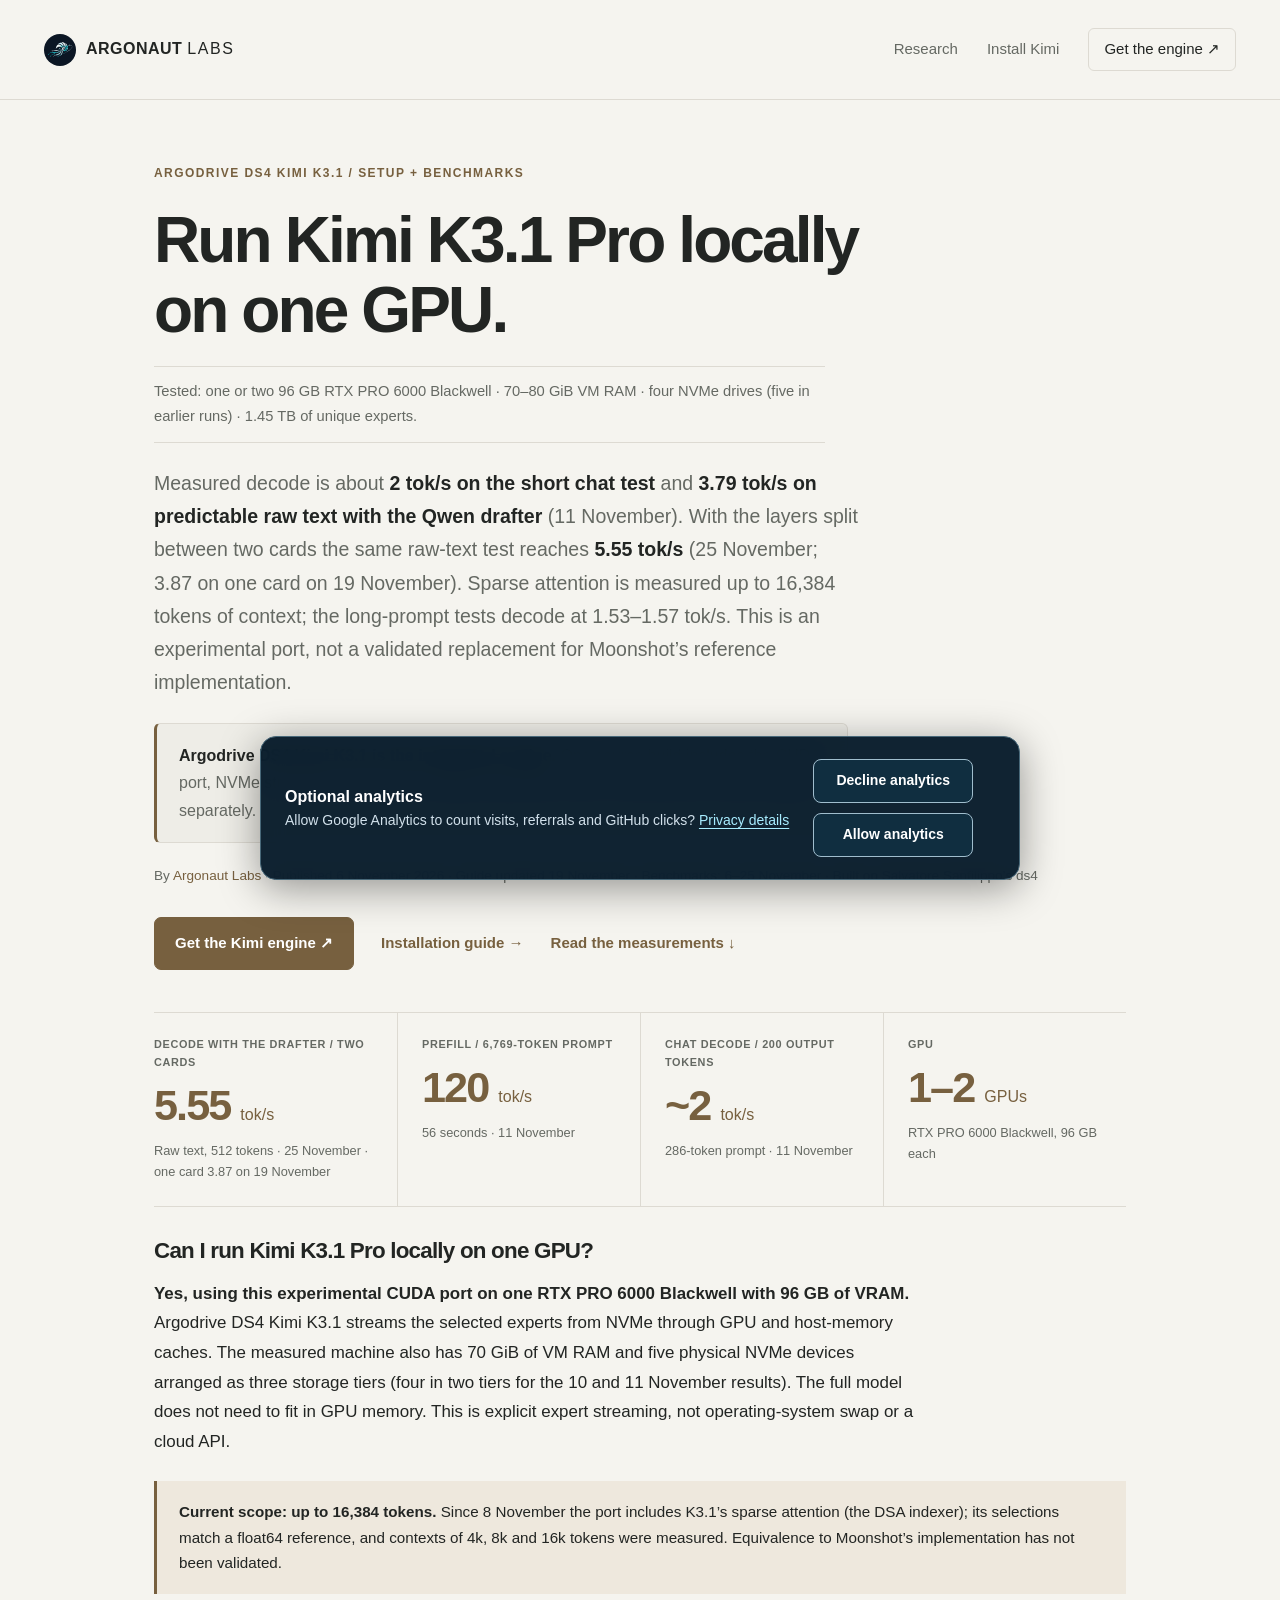
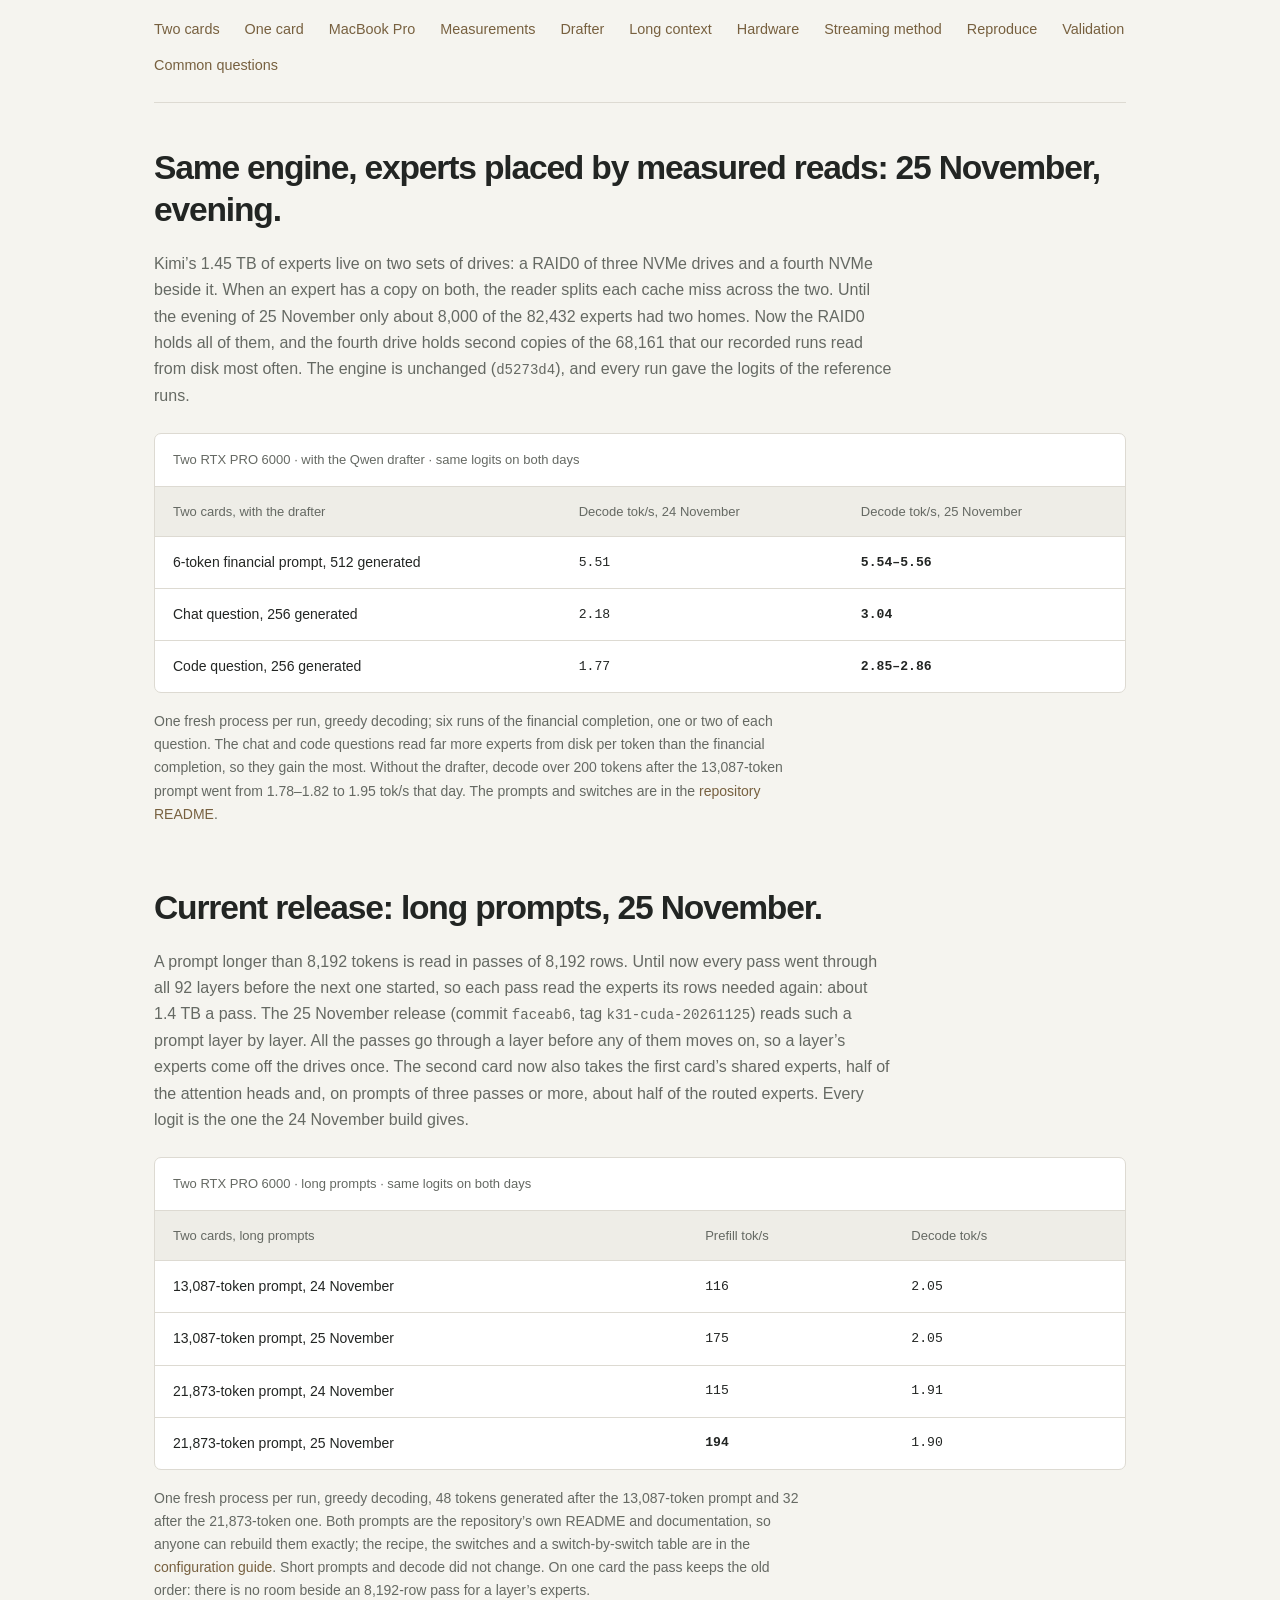
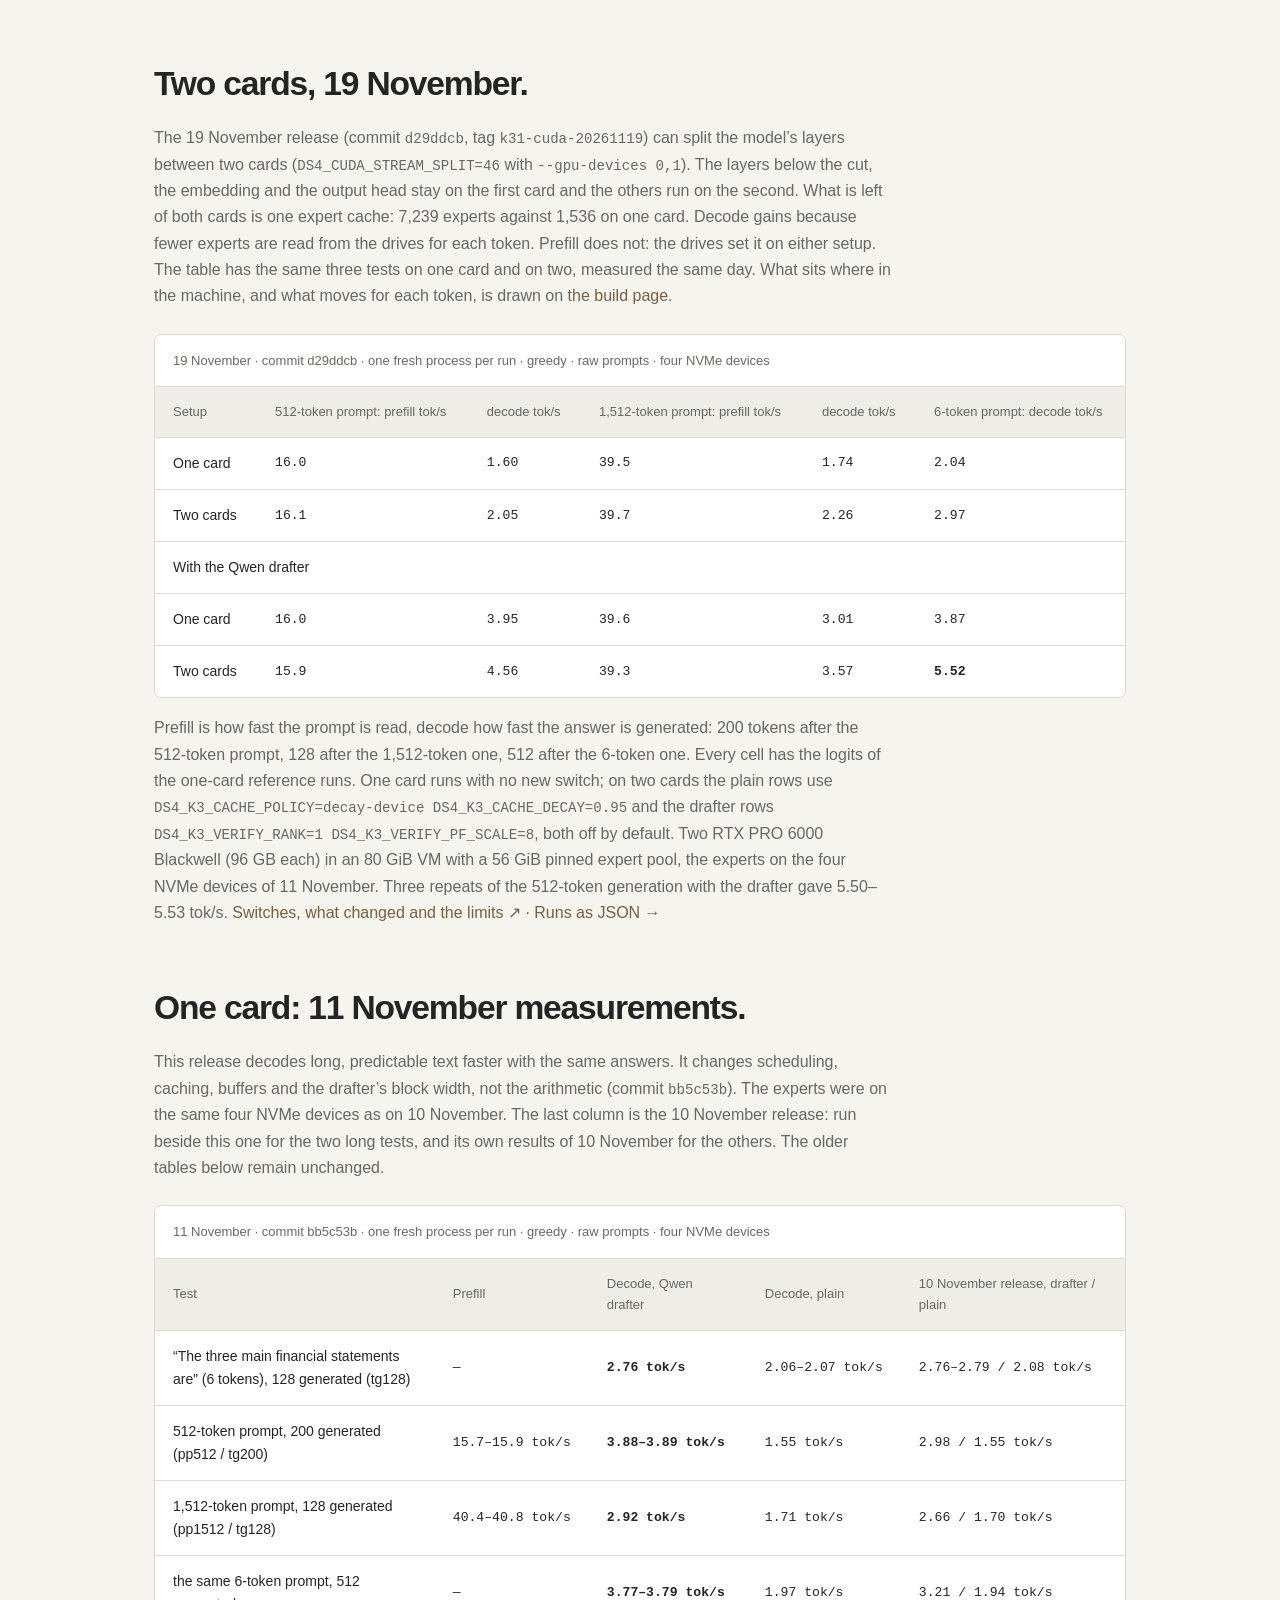
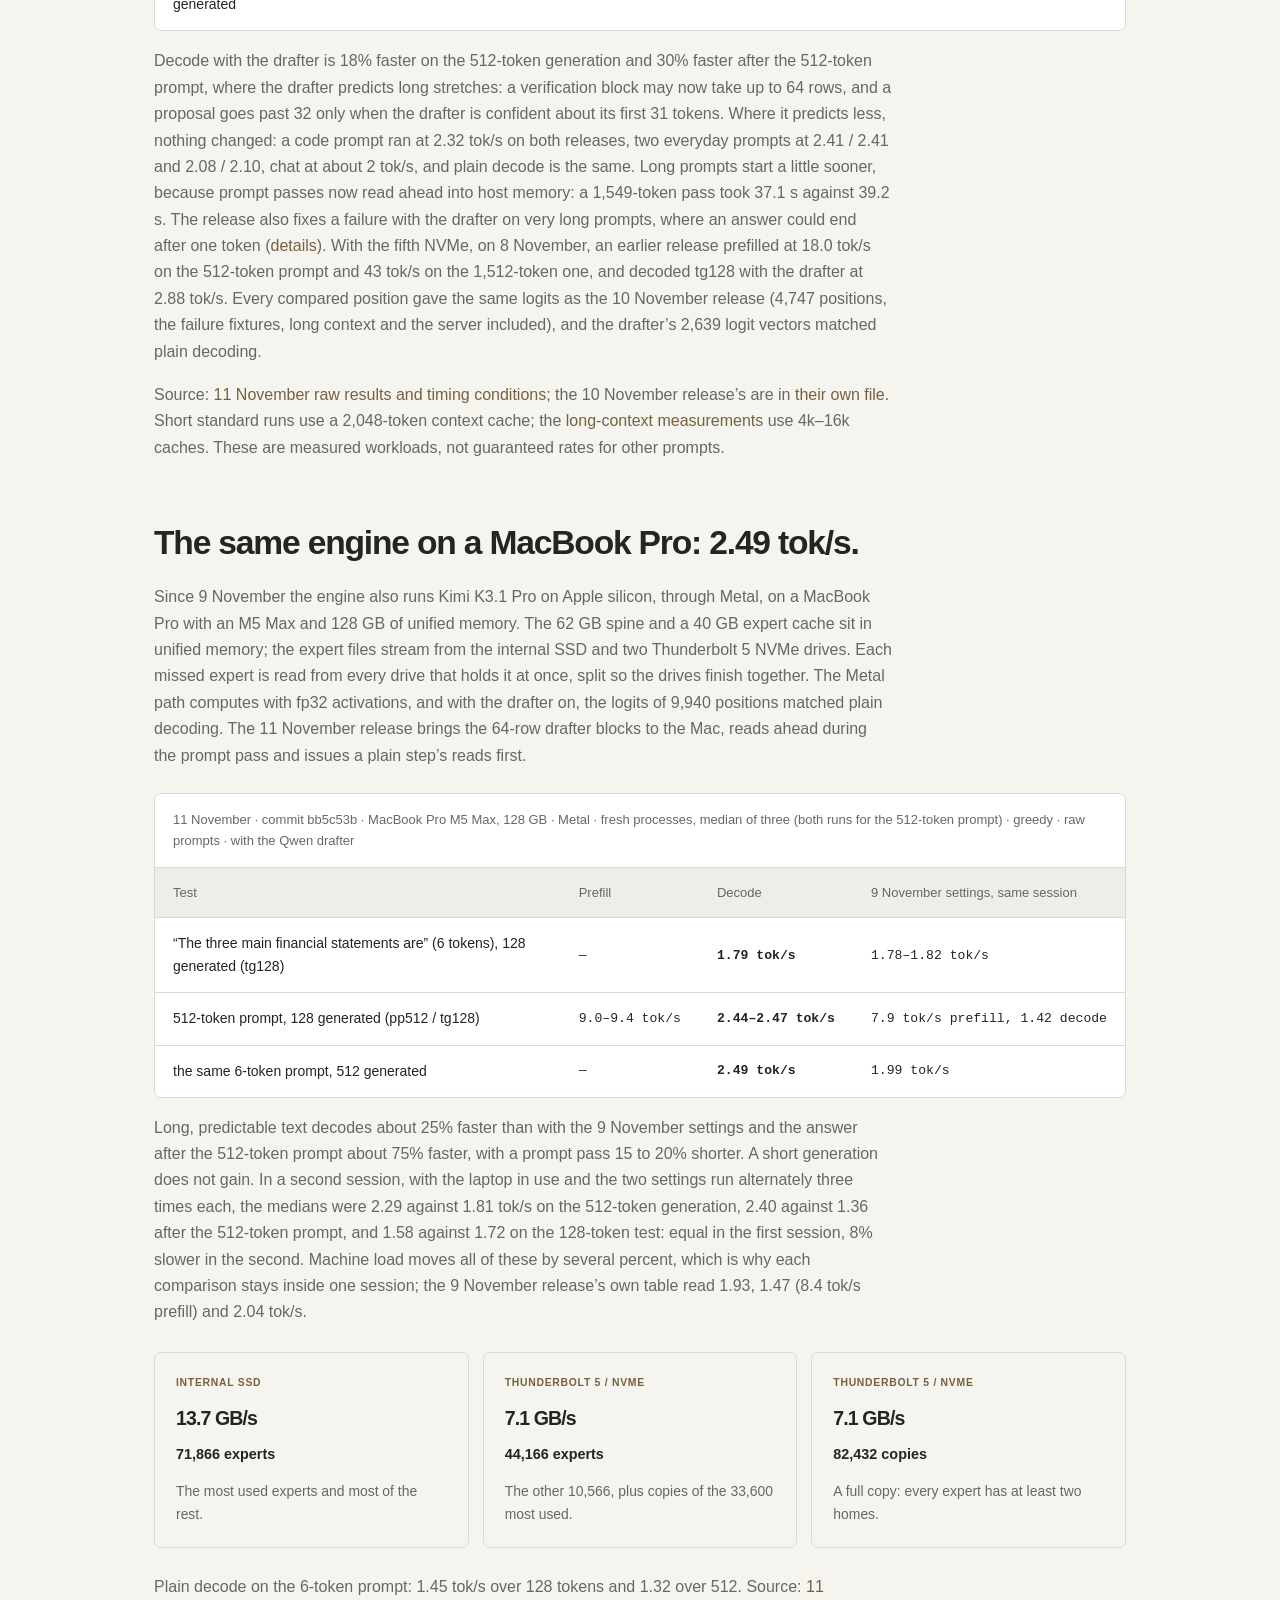
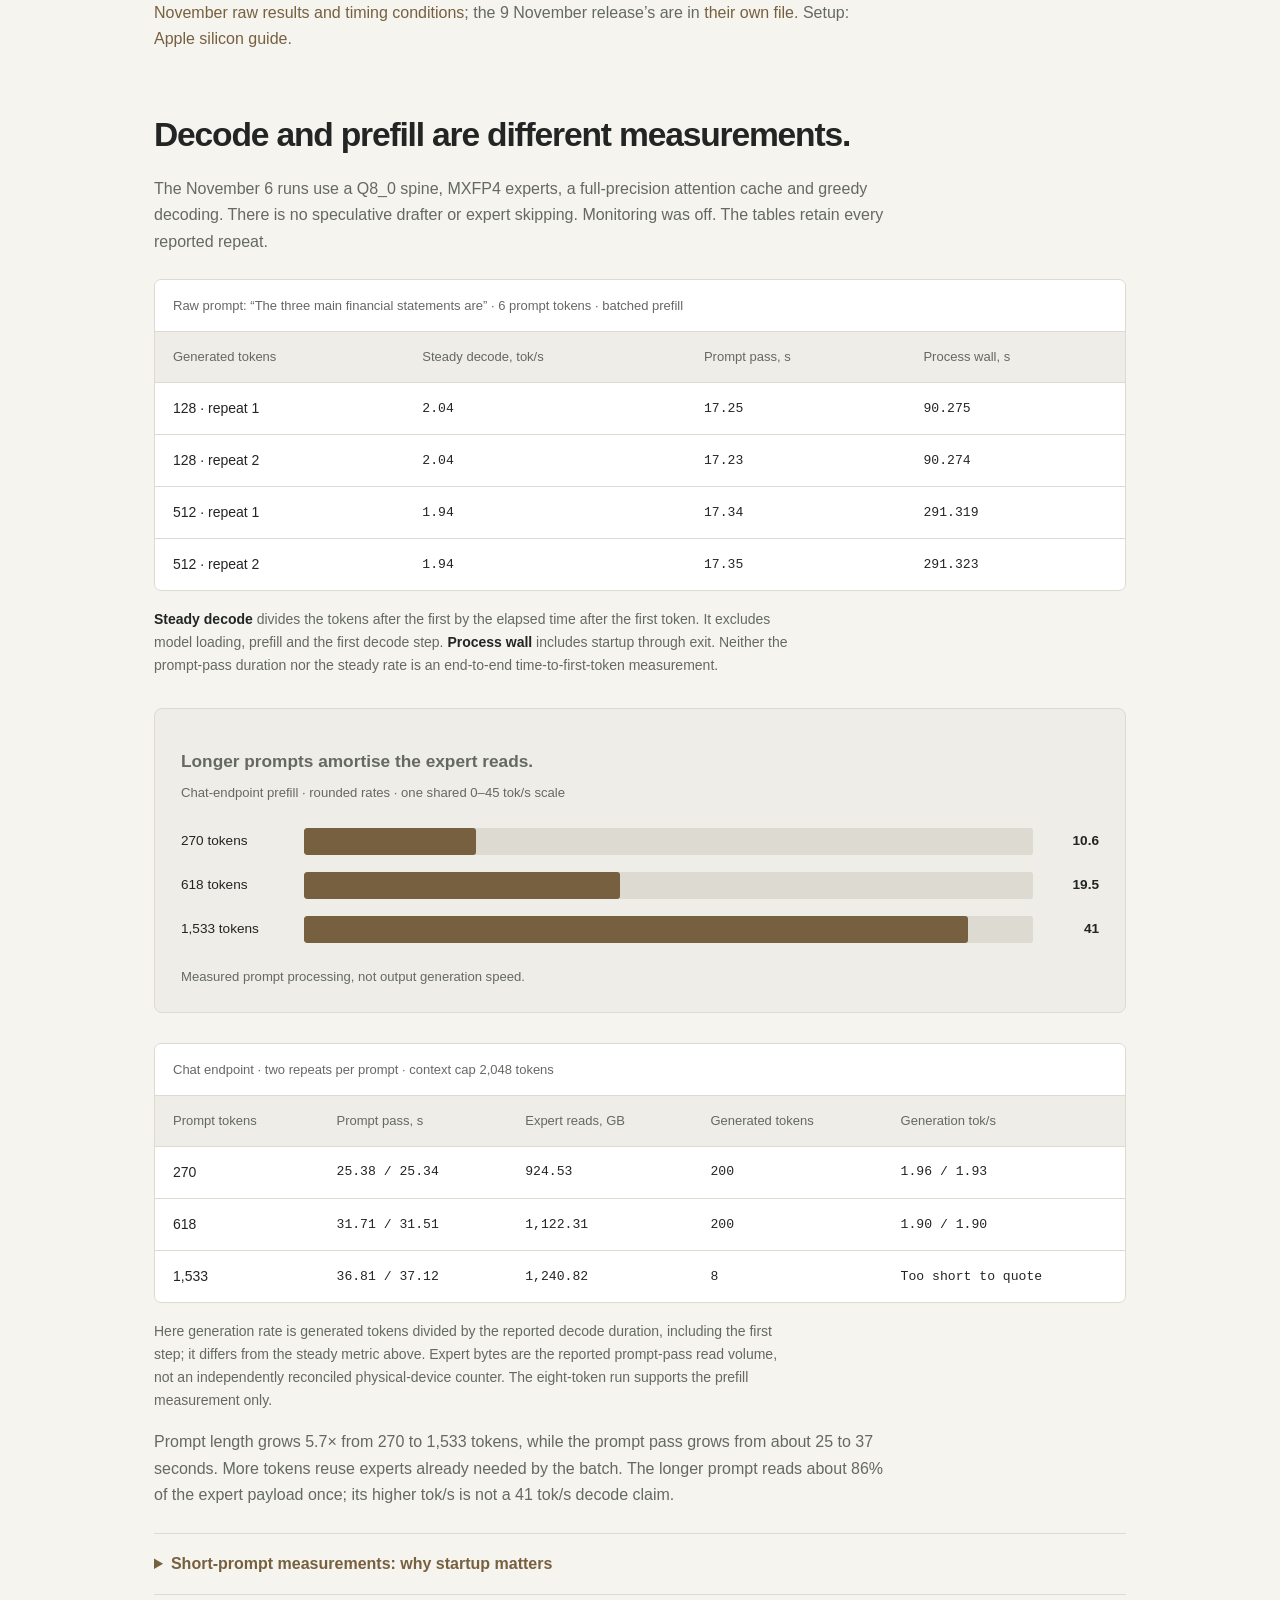
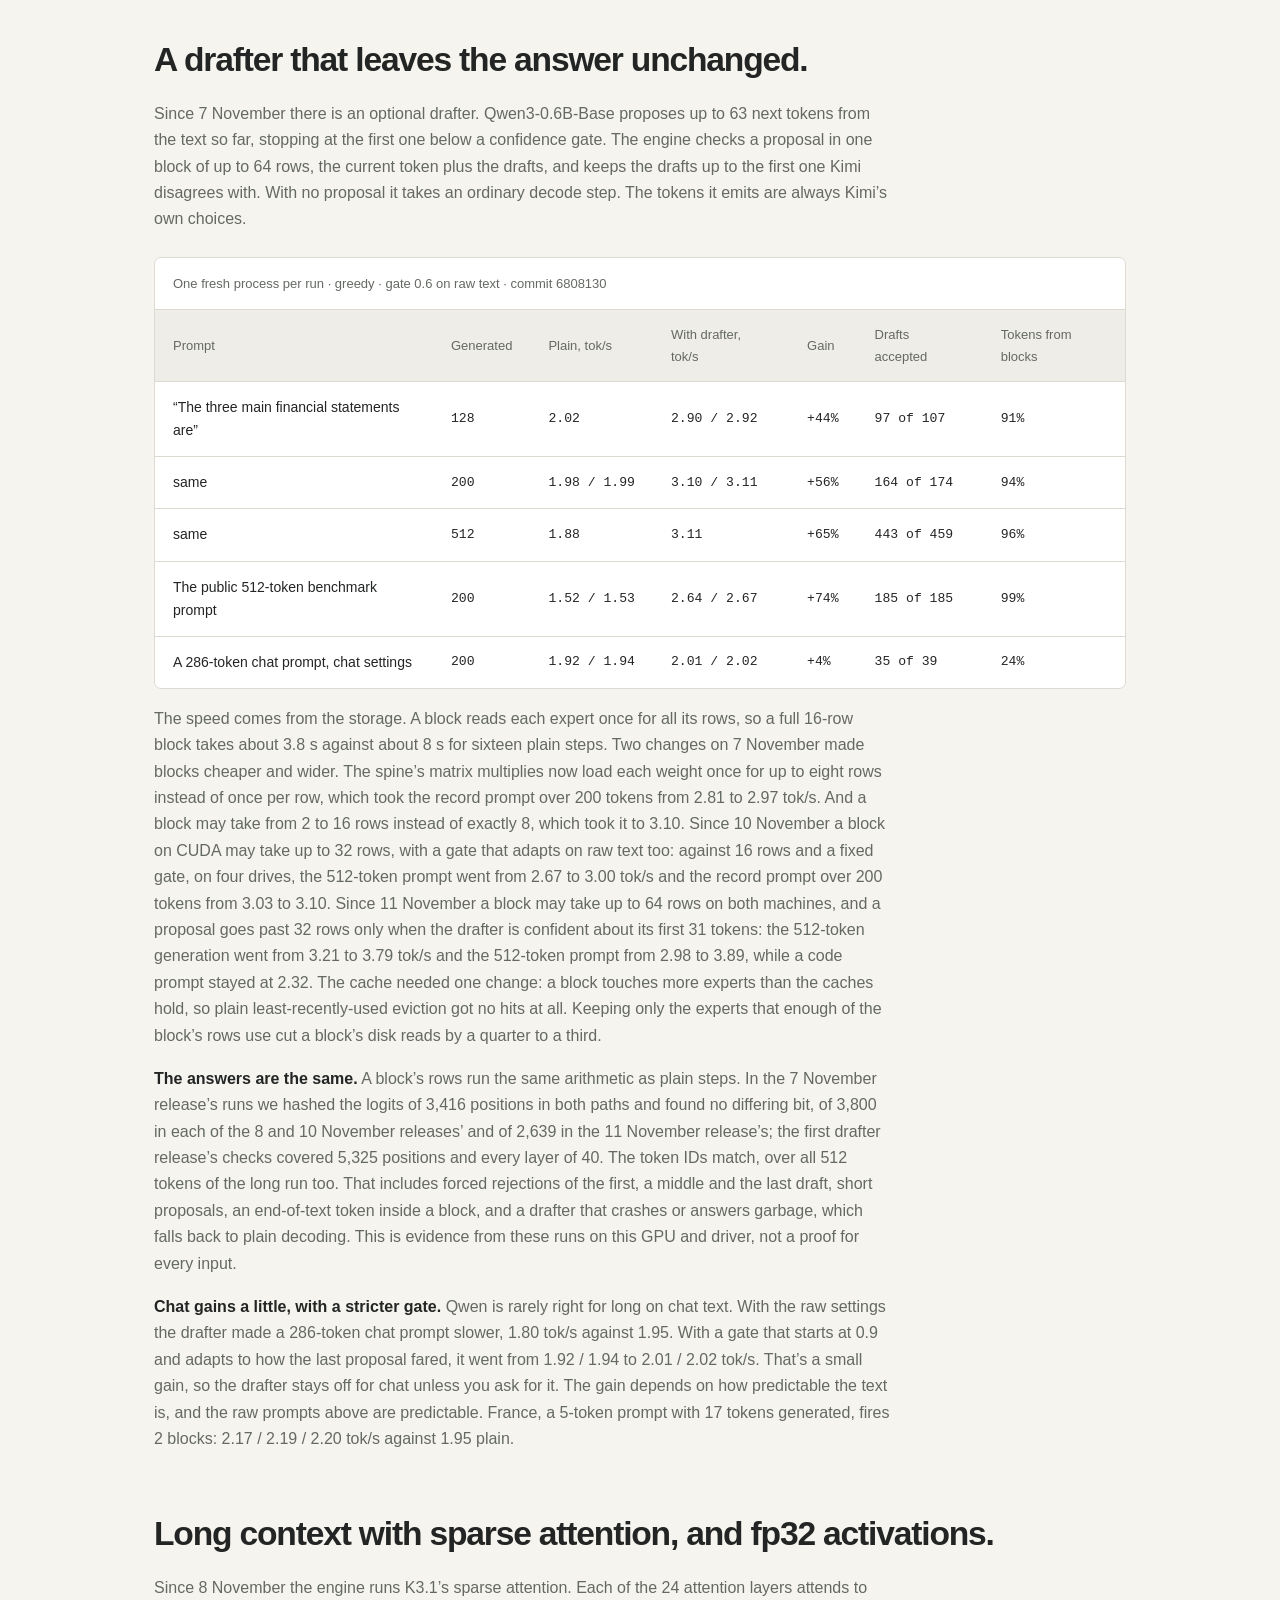
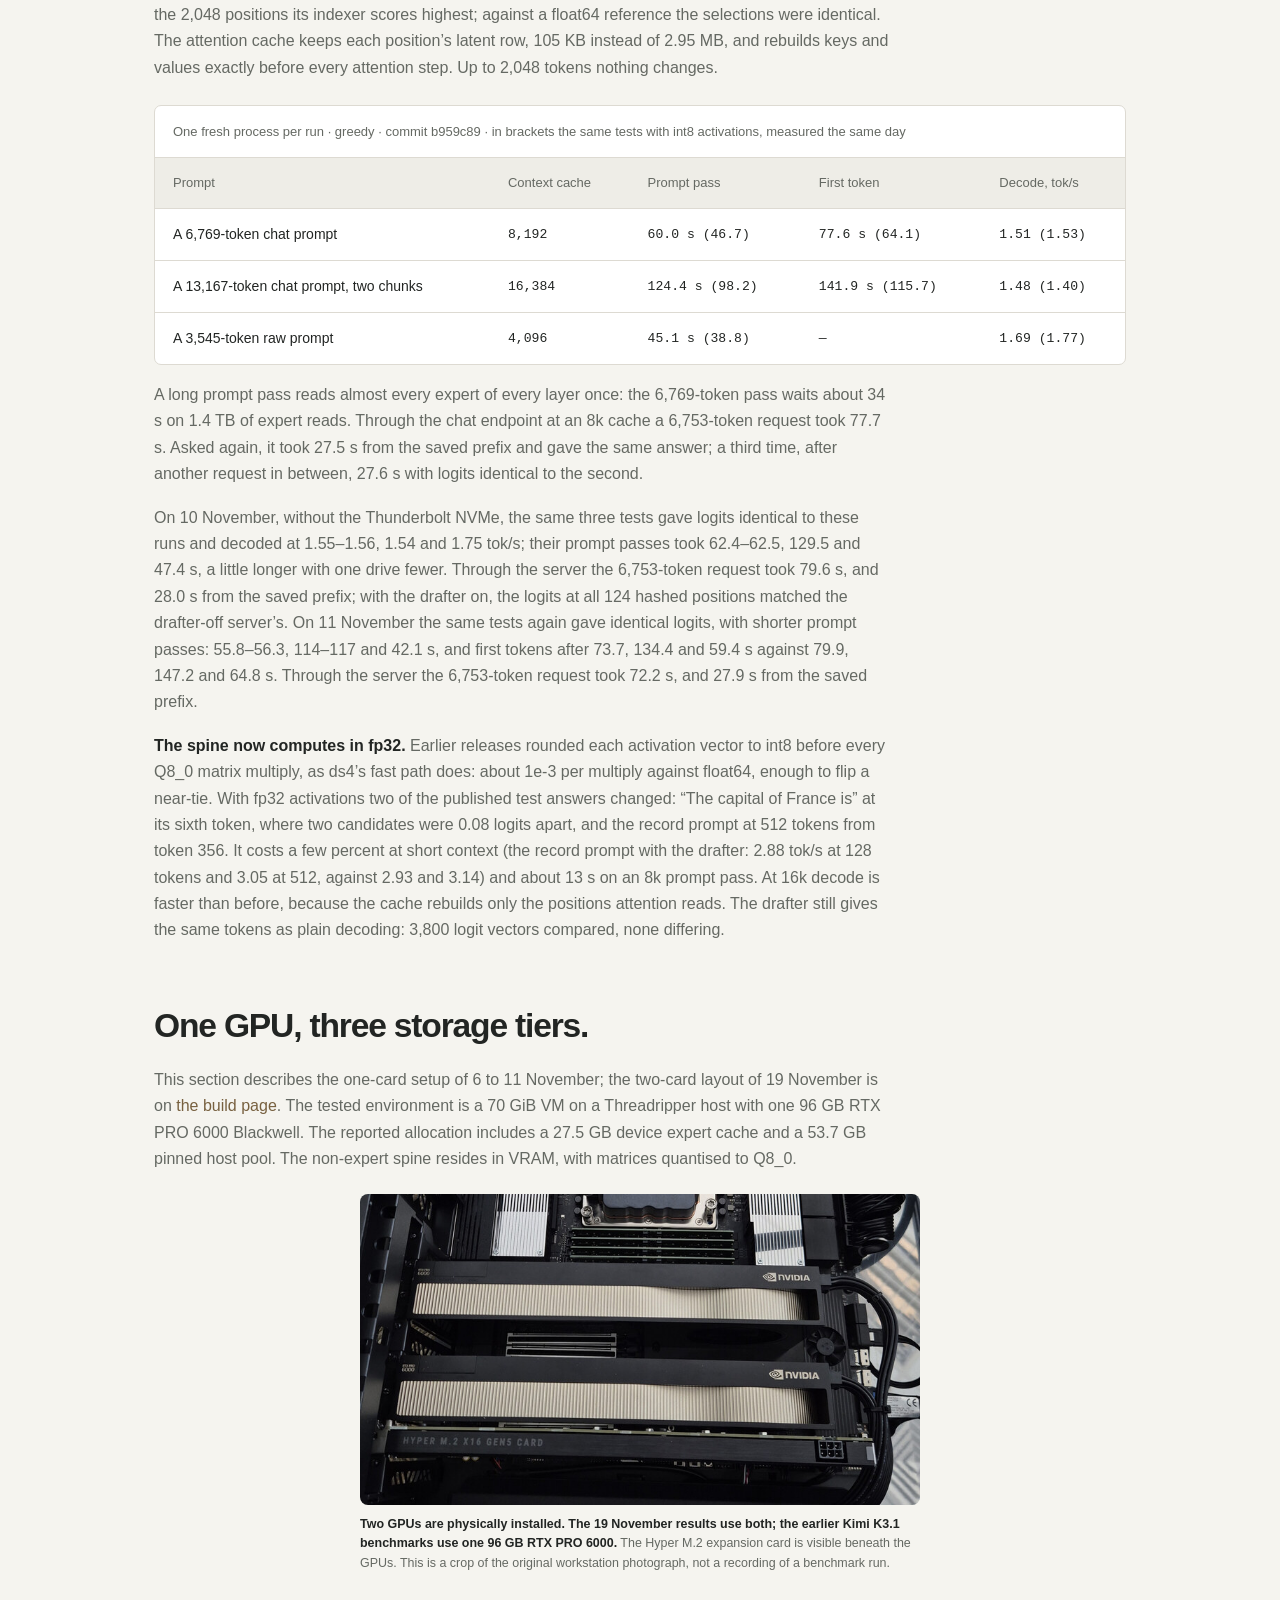
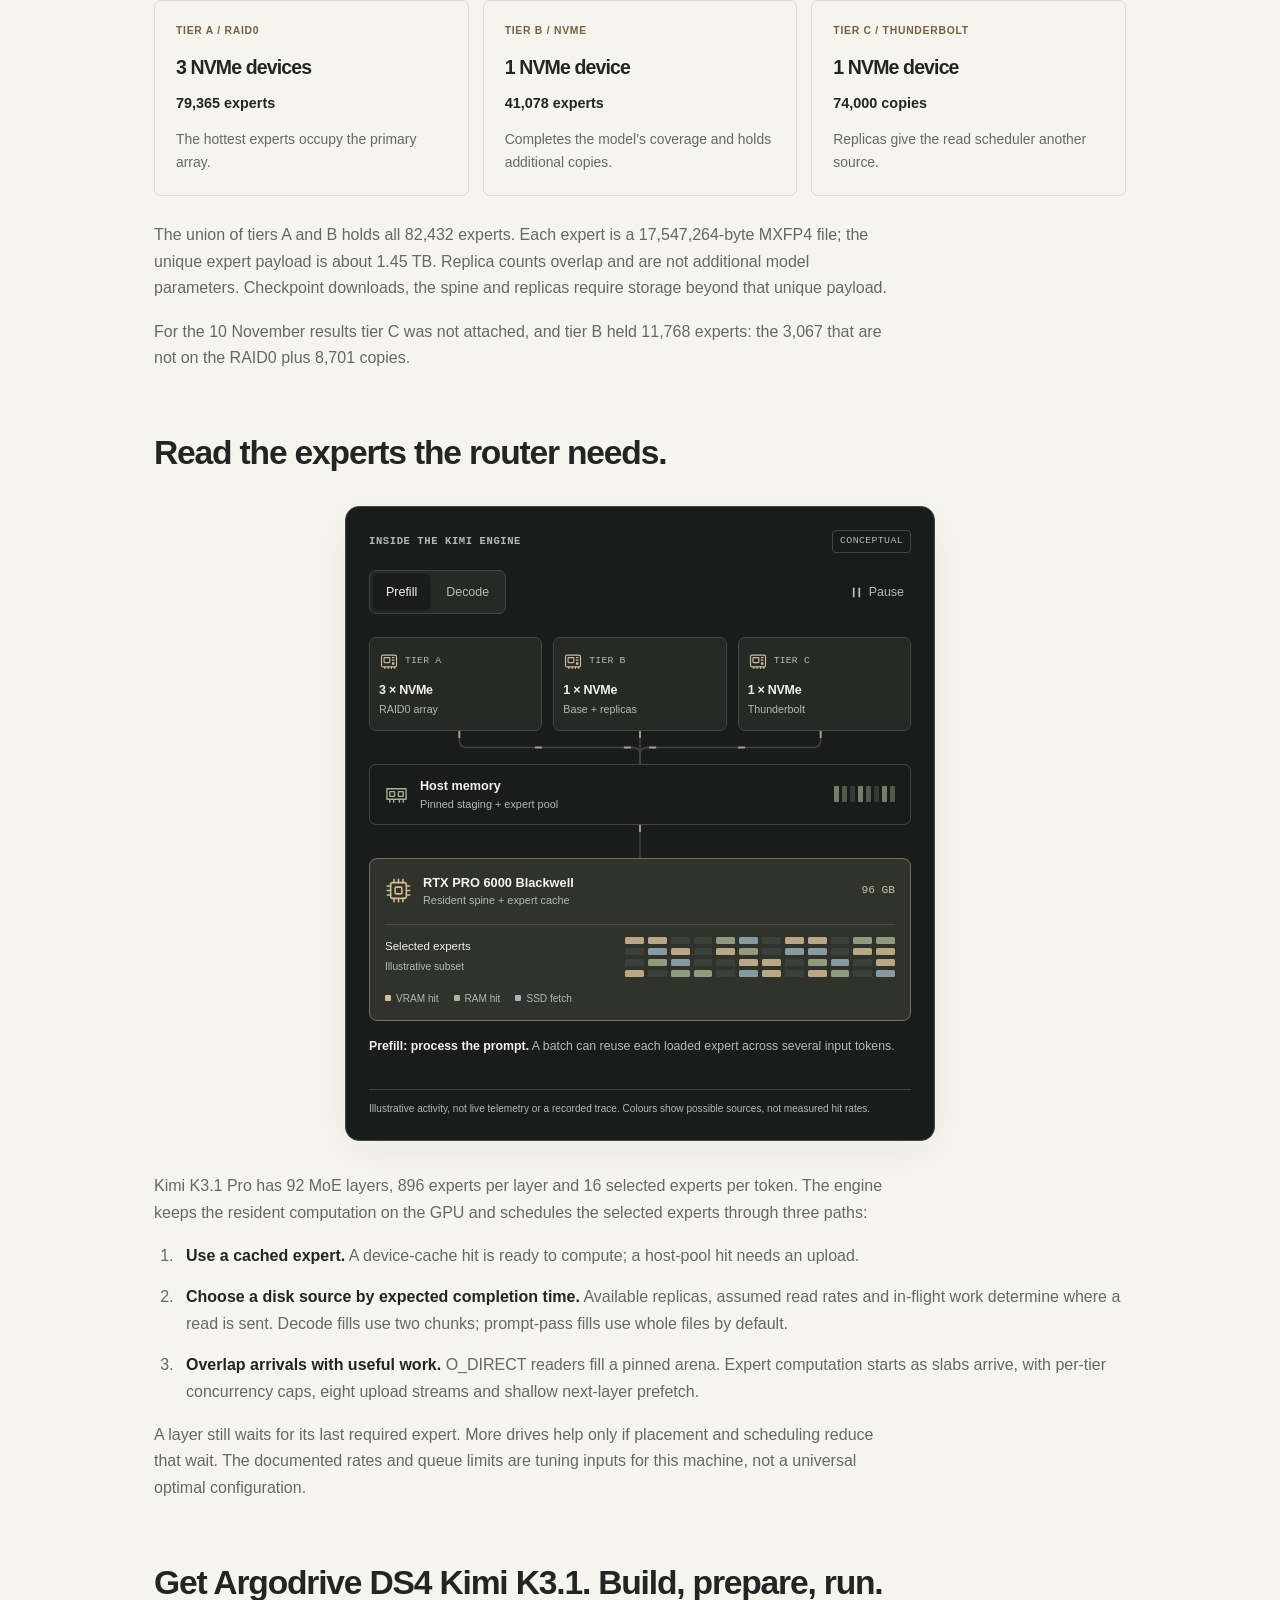
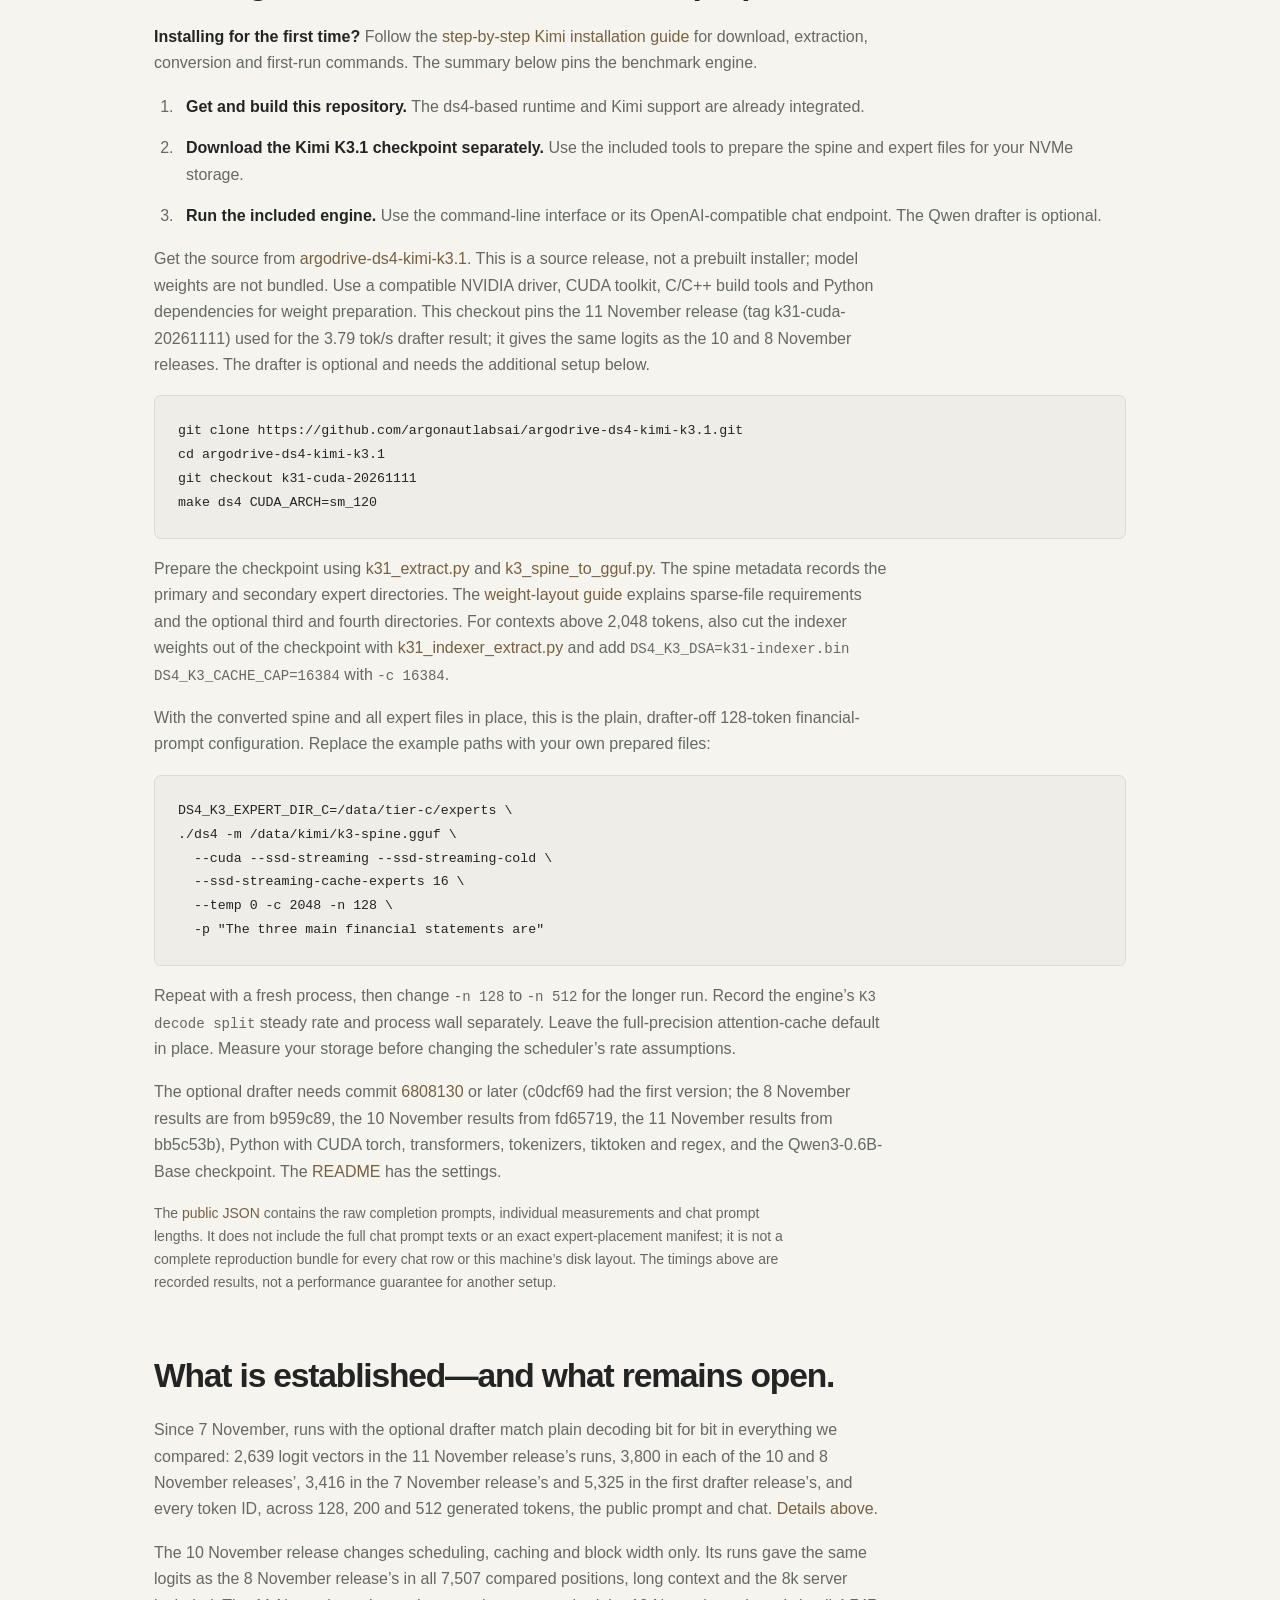
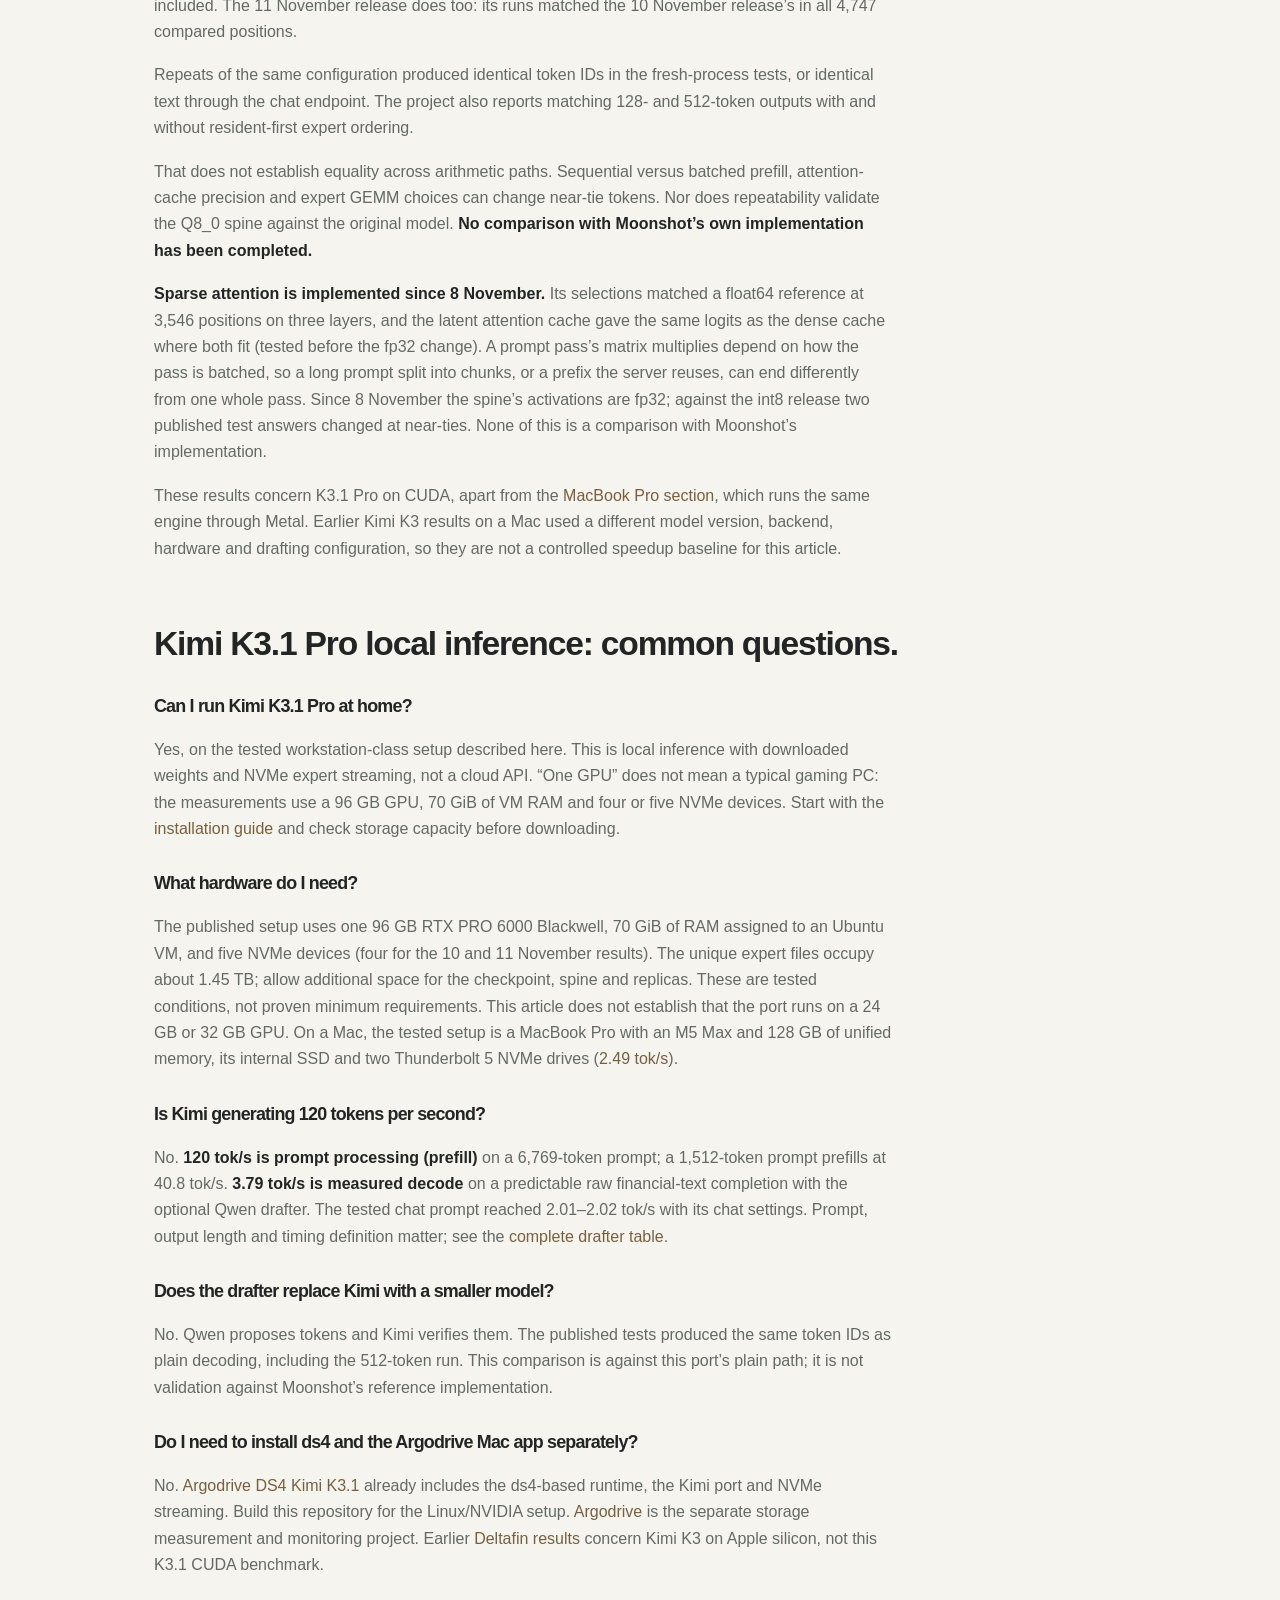
<file: research/kimi-k31-single-gpu.html>
<!DOCTYPE html>

<html lang="en">
<head>
<meta charset="utf-8"/>
<meta content="width=device-width,initial-scale=1" name="viewport"/>
<meta content="light dark" name="color-scheme"/>
<title>Run Kimi K3.1 Pro locally on one GPU — Argonaut Labs</title>
<meta content="Run Kimi K3.1 Pro on one 96 GB RTX PRO 6000 with NVMe streaming. Measured chat and raw-text decode, hardware, 16k context tests, setup and validation limits." name="description"/>
<link href="https://argonautlabs.ai/research/kimi-k31-single-gpu.html" rel="canonical"/>
<link href="../assets/cinematic/favicon.svg" rel="icon" type="image/svg+xml"/>
<link href="../styles.css?v=20261106-bronze" rel="stylesheet"/>
<link href="../assets/kimi-article.css?v=20261108-discovery" rel="stylesheet"/>
<link href="../assets/workstation.css?v=20261106-compact" rel="stylesheet"/>
<link href="../assets/engine-diagram.css?v=20261107b" rel="stylesheet"/>
<script defer="" src="../assets/engine-diagram.js?v=20261106-1"></script>
<meta content="article" property="og:type"/>
<meta content="Argonaut Labs" property="og:site_name"/>
<meta content="Run Kimi K3.1 Pro locally on one GPU — Argonaut Labs" property="og:title"/>
<meta content="Run Kimi K3.1 Pro on one 96 GB RTX PRO 6000 with NVMe streaming. Measured chat and raw-text decode, hardware, 16k context tests, setup and validation limits." property="og:description"/>
<meta content="https://argonautlabs.ai/research/kimi-k31-single-gpu.html" property="og:url"/>
<meta content="https://argonautlabs.ai/assets/og-kimi-k31.png?v=20261106-bronze" property="og:image"/>
<meta content="Argonaut Labs: Kimi K3.1 Pro on one 96 GB GPU, streamed from NVMe" property="og:image:alt"/>
<meta content="2026-11-06" property="article:published_time"/>
<meta content="2026-11-19" property="article:modified_time"/>
<meta content="summary_large_image" name="twitter:card"/>
<meta content="Run Kimi K3.1 Pro locally on one GPU — Argonaut Labs" name="twitter:title"/>
<meta content="Run Kimi K3.1 Pro on one 96 GB RTX PRO 6000 with NVMe streaming. Measured chat and raw-text decode, hardware, 16k context tests, setup and validation limits." name="twitter:description"/>
<meta content="https://argonautlabs.ai/assets/og-kimi-k31.png?v=20261106-bronze" name="twitter:image"/>
<script type="application/ld+json">{
  "@context": "https://schema.org",
  "@type": "TechArticle",
  "headline": "Run Kimi K3.1 Pro locally on one GPU",
  "description": "Run Kimi K3.1 Pro on one 96 GB RTX PRO 6000 with NVMe streaming. Measured chat and raw-text decode, hardware, 16k context tests, setup and validation limits.",
  "url": "https://argonautlabs.ai/research/kimi-k31-single-gpu.html",
  "mainEntityOfPage": "https://argonautlabs.ai/research/kimi-k31-single-gpu.html",
  "image": "https://argonautlabs.ai/assets/og-kimi-k31.png?v=20261106-bronze",
  "datePublished": "2026-11-06",
  "dateModified": "2026-11-19",
  "inLanguage": "en",
  "author": {
    "@type": "Organization",
    "name": "Argonaut Labs",
    "url": "https://argonautlabs.ai/"
  },
  "publisher": {
    "@type": "Organization",
    "name": "Argonaut Labs",
    "url": "https://argonautlabs.ai/"
  },
  "about": [
    {
      "@type": "SoftwareSourceCode",
      "@id": "https://argonautlabs.ai/#kimi-engine",
      "name": "Argodrive DS4 Kimi K3.1",
      "codeRepository": "https://github.com/argonautlabsai/argodrive-ds4-kimi-k3.1"
    },
    "Kimi K3.1 Pro",
    "RTX PRO 6000 Blackwell",
    "CUDA",
    "NVMe expert streaming",
    "single-GPU inference"
  ],
  "isBasedOn": "https://github.com/argonautlabsai/argodrive-ds4-kimi-k3.1/tree/bb5c53b6f4d4602247e9f8950303fbf43e5175a6",
  "citation": [
    "https://argonautlabs.ai/research/kimi-k31-2026-11-11.json",
    "https://argonautlabs.ai/research/kimi-k31-2026-11-10.json",
    "https://argonautlabs.ai/research/kimi-k31-2026-11-08.json",
    "https://argonautlabs.ai/research/kimi-k31-2026-11-07b.json",
    "https://argonautlabs.ai/research/kimi-k31-2026-11-07.json",
    "https://argonautlabs.ai/research/kimi-k31-2026-11-06.json",
    "https://github.com/argonautlabsai/argodrive-ds4-kimi-k3.1/blob/92ea0f15f2234fbd184098755785e1ec0b6d44f9/tools/kimi-k3/README.md"
  ]
}</script>
<meta content="#f5f4ef" media="(prefers-color-scheme: light)" name="theme-color"/><meta content="#191c1b" media="(prefers-color-scheme: dark)" name="theme-color"/><link rel="stylesheet" href="/assets/analytics.css?v=20261109">
</head>
<body>
<a class="skip" href="#main">Skip to content</a>
<header class="header wrap">
<a aria-label="Argonaut Labs home" class="brand" href="../"><img alt="" class="brand-mark" height="32" src="../assets/cinematic/brand-icon.svg" width="32"/><span>ARGONAUT <b>LABS</b></span></a>
<nav aria-label="Main navigation"><a href="../#research">Research</a><a href="../guides/install-kimi-k31.html">Install Kimi</a><a class="nav-source" href="https://github.com/argonautlabsai/argodrive-ds4-kimi-k3.1">Get the engine ↗</a></nav>
</header>
<main class="wrap k31-article" id="main">
<article>
<header class="k31-intro">
<p class="eyebrow">ARGODRIVE DS4 KIMI K3.1 / SETUP + BENCHMARKS</p>
<h1>Run Kimi K3.1 Pro locally<br/>on one GPU.</h1><p class="k31-hardware-line">Tested: one or two 96 GB RTX PRO 6000 Blackwell · 70–80 GiB VM RAM · four NVMe drives (five in earlier runs) · 1.45 TB of unique experts.</p>

<p class="k31-lede">Measured decode is about <strong>2 tok/s on the short chat test</strong> and <strong>3.79 tok/s on predictable raw text with the Qwen drafter</strong> (11 November). With the layers split between two cards the same raw-text test reaches <strong>5.55 tok/s</strong> (25 November; 3.87 on one card on 19 November). Sparse attention is measured up to 16,384 tokens of context; the long-prompt tests decode at 1.53–1.57 tok/s. This is an experimental port, not a validated replacement for Moonshot’s reference implementation.</p><p class="k31-product"><strong>Argodrive DS4 Kimi K3.1 is the integrated engine.</strong> One source build includes the CUDA port, NVMe streaming, caches and weight-preparation tools. Download the model weights separately.</p>
<p class="k31-byline">By <a href="../#about">Argonaut Labs</a> · Published <time datetime="2026-11-06">6 November 2026</time> · Guide updated <time datetime="2026-11-19">19 November</time> · Benchmarks: 6–25 November · Built on Salvatore Sanfilippo’s ds4</p>
<div class="actions"><a class="button primary" href="https://github.com/argonautlabsai/argodrive-ds4-kimi-k3.1">Get the Kimi engine ↗</a><a class="text-link" href="../guides/install-kimi-k31.html">Installation guide →</a><a class="text-link" href="#results">Read the measurements ↓</a></div>
</header>
<div aria-label="Highlights" class="k31-metrics">
<div><span class="k31-metric-label">DECODE WITH THE DRAFTER / TWO CARDS</span><strong>5.55 <small>tok/s</small></strong><span>Raw text, 512 tokens · 25 November · one card 3.87 on 19 November</span></div>
<div><span class="k31-metric-label">PREFILL / 6,769-TOKEN PROMPT</span><strong>120 <small>tok/s</small></strong><span>56 seconds · 11 November</span></div>
<div><span class="k31-metric-label">CHAT DECODE / 200 OUTPUT TOKENS</span><strong>~2 <small>tok/s</small></strong><span>286-token prompt · 11 November</span></div>
<div><span class="k31-metric-label">GPU</span><strong>1–2 <small>GPUs</small></strong><span>RTX PRO 6000 Blackwell, 96 GB each</span></div>
</div>
<h2 class="k31-answer-heading">Can I run Kimi K3.1 Pro locally on one GPU?</h2>
<p class="k31-answer"><strong>Yes, using this experimental CUDA port on one RTX PRO 6000 Blackwell with 96 GB of VRAM.</strong> Argodrive DS4 Kimi K3.1 streams the selected experts from NVMe through GPU and host-memory caches. The measured machine also has 70 GiB of VM RAM and five physical NVMe devices arranged as three storage tiers (four in two tiers for the 10 and 11 November results). The full model does not need to fit in GPU memory. This is explicit expert streaming, not operating-system swap or a cloud API.</p>
<aside aria-label="Current implementation limit" class="k31-limit"><strong>Current scope: up to 16,384 tokens.</strong> Since 8 November the port includes K3.1’s sparse attention (the DSA indexer); its selections match a float64 reference, and contexts of 4k, 8k and 16k tokens were measured. Equivalence to Moonshot’s implementation has not been validated.</aside>
<nav aria-label="Article contents" class="k31-contents"><a href="#two-cards">Two cards</a><a href="#standard">One card</a><a href="#apple-silicon">MacBook Pro</a><a href="#results">Measurements</a><a href="#drafter">Drafter</a><a href="#long-context">Long context</a><a href="#hardware">Hardware</a><a href="#method">Streaming method</a><a href="#reproduce">Reproduce</a><a href="#validation">Validation</a><a href="#questions">Common questions</a></nav>
<section id="expert-layout"><h2>Same engine, experts placed by measured reads: 25 November, evening.</h2><p>Kimi’s 1.45 TB of experts live on two sets of drives: a RAID0 of three NVMe drives and a fourth NVMe beside it. When an expert has a copy on both, the reader splits each cache miss across the two. Until the evening of 25 November only about 8,000 of the 82,432 experts had two homes. Now the RAID0 holds all of them, and the fourth drive holds second copies of the 68,161 that our recorded runs read from disk most often. The engine is unchanged (<code>d5273d4</code>), and every run gave the logits of the reference runs.</p><div aria-label="Kimi K3.1 Pro on two cards after the expert placement" class="table-scroll" role="region" tabindex="0"><table><caption>Two RTX PRO 6000 · with the Qwen drafter · same logits on both days</caption><thead><tr><th scope="col">Two cards, with the drafter</th><th scope="col">Decode tok/s, 24 November</th><th scope="col">Decode tok/s, 25 November</th></tr></thead><tbody>
<tr><th scope="row">6-token financial prompt, 512 generated</th><td>5.51</td><td><strong>5.54–5.56</strong></td></tr>
<tr><th scope="row">Chat question, 256 generated</th><td>2.18</td><td><strong>3.04</strong></td></tr>
<tr><th scope="row">Code question, 256 generated</th><td>1.77</td><td><strong>2.85–2.86</strong></td></tr>
</tbody></table></div><p class="table-note">One fresh process per run, greedy decoding; six runs of the financial completion, one or two of each question. The chat and code questions read far more experts from disk per token than the financial completion, so they gain the most. Without the drafter, decode over 200 tokens after the 13,087-token prompt went from 1.78–1.82 to 1.95 tok/s that day. The prompts and switches are in the <a href="https://github.com/argonautlabsai/argodrive-ds4-kimi-k3.1/blob/main/tools/kimi-k3/README.md#experts-placed-by-measured-disk-reads-25-november-2026-evening">repository README</a>.</p></section>
<section id="long-prompts"><h2>Current release: long prompts, 25 November.</h2><p>A prompt longer than 8,192 tokens is read in passes of 8,192 rows. Until now every pass went through all 92 layers before the next one started, so each pass read the experts its rows needed again: about 1.4 TB a pass. The 25 November release (commit <code>faceab6</code>, tag <code>k31-cuda-20261125</code>) reads such a prompt layer by layer. All the passes go through a layer before any of them moves on, so a layer’s experts come off the drives once. The second card now also takes the first card’s shared experts, half of the attention heads and, on prompts of three passes or more, about half of the routed experts. Every logit is the one the 24 November build gives.</p><div aria-label="Kimi K3.1 Pro long prompts on two cards" class="table-scroll" role="region" tabindex="0"><table><caption>Two RTX PRO 6000 · long prompts · same logits on both days</caption><thead><tr><th scope="col">Two cards, long prompts</th><th scope="col">Prefill tok/s</th><th scope="col">Decode tok/s</th></tr></thead><tbody>
<tr><th scope="row">13,087-token prompt, 24 November</th><td>116</td><td>2.05</td></tr>
<tr><th scope="row">13,087-token prompt, 25 November</th><td>175</td><td>2.05</td></tr>
<tr><th scope="row">21,873-token prompt, 24 November</th><td>115</td><td>1.91</td></tr>
<tr><th scope="row">21,873-token prompt, 25 November</th><td><strong>194</strong></td><td>1.90</td></tr>
</tbody></table></div><p class="table-note">One fresh process per run, greedy decoding, 48 tokens generated after the 13,087-token prompt and 32 after the 21,873-token one. Both prompts are the repository’s own README and documentation, so anyone can rebuild them exactly; the recipe, the switches and a switch-by-switch table are in the <a href="https://github.com/argonautlabsai/argodrive-ds4-kimi-k3.1/blob/main/tools/kimi-k3/README.md#long-prompts-layer-by-layer-25-november-2026">configuration guide</a>. Short prompts and decode did not change. On one card the pass keeps the old order: there is no room beside an 8,192-row pass for a layer’s experts.</p></section>
<section id="two-cards"><h2>Two cards, 19 November.</h2><p>The 19 November release (commit <code>d29ddcb</code>, tag <code>k31-cuda-20261119</code>) can split the model’s layers between two cards (<code>DS4_CUDA_STREAM_SPLIT=46</code> with <code>--gpu-devices 0,1</code>). The layers below the cut, the embedding and the output head stay on the first card and the others run on the second. What is left of both cards is one expert cache: 7,239 experts against 1,536 on one card. Decode gains because fewer experts are read from the drives for each token. Prefill does not: the drives set it on either setup. The table has the same three tests on one card and on two, measured the same day. What sits where in the machine, and what moves for each token, is drawn on <a href="kimi-k31-build.html">the build page</a>.</p><div aria-label="Kimi K3.1 Pro on one and on two RTX PRO 6000 cards" class="table-scroll" role="region" tabindex="0"><table><caption>19 November · commit d29ddcb · one fresh process per run · greedy · raw prompts · four NVMe devices</caption><thead><tr><th scope="col">Setup</th><th scope="col">512-token prompt: prefill tok/s</th><th scope="col">decode tok/s</th><th scope="col">1,512-token prompt: prefill tok/s</th><th scope="col">decode tok/s</th><th scope="col">6-token prompt: decode tok/s</th></tr></thead><tbody><tr><th scope="row">One&nbsp;card</th><td>16.0</td><td>1.60</td><td>39.5</td><td>1.74</td><td>2.04</td></tr><tr><th scope="row">Two&nbsp;cards</th><td>16.1</td><td>2.05</td><td>39.7</td><td>2.26</td><td>2.97</td></tr><tr><th colspan="6" scope="colgroup">With the Qwen drafter</th></tr><tr><th scope="row">One&nbsp;card</th><td>16.0</td><td>3.95</td><td>39.6</td><td>3.01</td><td>3.87</td></tr><tr><th scope="row">Two&nbsp;cards</th><td>15.9</td><td>4.56</td><td>39.3</td><td>3.57</td><td><strong>5.52</strong></td></tr></tbody></table></div><p>Prefill is how fast the prompt is read, decode how fast the answer is generated: 200 tokens after the 512-token prompt, 128 after the 1,512-token one, 512 after the 6-token one. Every cell has the logits of the one-card reference runs. One card runs with no new switch; on two cards the plain rows use <code>DS4_K3_CACHE_POLICY=decay-device DS4_K3_CACHE_DECAY=0.95</code> and the drafter rows <code>DS4_K3_VERIFY_RANK=1 DS4_K3_VERIFY_PF_SCALE=8</code>, both off by default. Two RTX PRO 6000 Blackwell (96 GB each) in an 80 GiB VM with a 56 GiB pinned expert pool, the experts on the four NVMe devices of 11 November. Three repeats of the 512-token generation with the drafter gave 5.50–5.53 tok/s. <a href="https://github.com/argonautlabsai/argodrive-ds4-kimi-k3.1/blob/main/tools/kimi-k3/README.md#two-cards-19-november-2026">Switches, what changed and the limits ↗</a> · <a href="kimi-k31-2026-11-19.json">Runs as JSON →</a></p></section>
<section id="standard"><h2>One card: 11 November measurements.</h2><p>This release decodes long, predictable text faster with the same answers. It changes scheduling, caching, buffers and the drafter’s block width, not the arithmetic (commit <code>bb5c53b</code>). The experts were on the same four NVMe devices as on 10 November. The last column is the 10 November release: run beside this one for the two long tests, and its own results of 10 November for the others. The older tables below remain unchanged.</p><div aria-label="Kimi K3.1 Pro standard tests" class="table-scroll" role="region" tabindex="0"><table><caption>11 November · commit bb5c53b · one fresh process per run · greedy · raw prompts · four NVMe devices</caption><thead><tr><th scope="col">Test</th><th scope="col">Prefill</th><th scope="col">Decode, Qwen drafter</th><th scope="col">Decode, plain</th><th scope="col">10 November release, drafter / plain</th></tr></thead><tbody><tr><th scope="row">“The three main financial statements are” (6 tokens), 128 generated (tg128)</th><td>—</td><td><strong>2.76 tok/s</strong></td><td>2.06–2.07 tok/s</td><td>2.76–2.79 / 2.08 tok/s</td></tr><tr><th scope="row">512-token prompt, 200 generated (pp512 / tg200)</th><td>15.7–15.9 tok/s</td><td><strong>3.88–3.89 tok/s</strong></td><td>1.55 tok/s</td><td>2.98 / 1.55 tok/s</td></tr><tr><th scope="row">1,512-token prompt, 128 generated (pp1512 / tg128)</th><td>40.4–40.8 tok/s</td><td><strong>2.92 tok/s</strong></td><td>1.71 tok/s</td><td>2.66 / 1.70 tok/s</td></tr><tr><th scope="row">the same 6-token prompt, 512 generated</th><td>—</td><td><strong>3.77–3.79 tok/s</strong></td><td>1.97 tok/s</td><td>3.21 / 1.94 tok/s</td></tr></tbody></table></div><p>Decode with the drafter is 18% faster on the 512-token generation and 30% faster after the 512-token prompt, where the drafter predicts long stretches: a verification block may now take up to 64 rows, and a proposal goes past 32 only when the drafter is confident about its first 31 tokens. Where it predicts less, nothing changed: a code prompt ran at 2.32 tok/s on both releases, two everyday prompts at 2.41 / 2.41 and 2.08 / 2.10, chat at about 2 tok/s, and plain decode is the same. Long prompts start a little sooner, because prompt passes now read ahead into host memory: a 1,549-token pass took 37.1 s against 39.2 s. The release also fixes a failure with the drafter on very long prompts, where an answer could end after one token (<a href="https://github.com/argonautlabsai/argodrive-ds4-kimi-k3.1/blob/main/tools/kimi-k3/README.md#wider-drafter-blocks-and-long-prompt-read-ahead-11-november-2026">details</a>). With the fifth NVMe, on 8 November, an earlier release prefilled at 18.0 tok/s on the 512-token prompt and 43 tok/s on the 1,512-token one, and decoded tg128 with the drafter at 2.88 tok/s. Every compared position gave the same logits as the 10 November release (4,747 positions, the failure fixtures, long context and the server included), and the drafter’s 2,639 logit vectors matched plain decoding.</p><p>Source: <a href="kimi-k31-2026-11-11.json">11 November raw results and timing conditions</a>; the 10 November release’s are in <a href="kimi-k31-2026-11-10.json">their own file</a>. Short standard runs use a 2,048-token context cache; the <a href="#long-context">long-context measurements</a> use 4k–16k caches. These are measured workloads, not guaranteed rates for other prompts.</p></section><section id="apple-silicon"><h2>The same engine on a MacBook Pro: 2.49 tok/s.</h2><p>Since 9 November the engine also runs Kimi K3.1 Pro on Apple silicon, through Metal, on a MacBook Pro with an M5 Max and 128 GB of unified memory. The 62 GB spine and a 40 GB expert cache sit in unified memory; the expert files stream from the internal SSD and two Thunderbolt 5 NVMe drives. Each missed expert is read from every drive that holds it at once, split so the drives finish together. The Metal path computes with fp32 activations, and with the drafter on, the logits of 9,940 positions matched plain decoding. The 11 November release brings the 64-row drafter blocks to the Mac, reads ahead during the prompt pass and issues a plain step’s reads first.</p><div aria-label="Kimi K3.1 Pro on a MacBook Pro M5 Max" class="table-scroll" role="region" tabindex="0"><table><caption>11 November · commit bb5c53b · MacBook Pro M5 Max, 128 GB · Metal · fresh processes, median of three (both runs for the 512-token prompt) · greedy · raw prompts · with the Qwen drafter</caption><thead><tr><th scope="col">Test</th><th scope="col">Prefill</th><th scope="col">Decode</th><th scope="col">9 November settings, same session</th></tr></thead><tbody><tr><th scope="row">“The three main financial statements are” (6 tokens), 128 generated (tg128)</th><td>—</td><td><strong>1.79 tok/s</strong></td><td>1.78–1.82 tok/s</td></tr><tr><th scope="row">512-token prompt, 128 generated (pp512 / tg128)</th><td>9.0–9.4 tok/s</td><td><strong>2.44–2.47 tok/s</strong></td><td>7.9 tok/s prefill, 1.42 decode</td></tr><tr><th scope="row">the same 6-token prompt, 512 generated</th><td>—</td><td><strong>2.49 tok/s</strong></td><td>1.99 tok/s</td></tr></tbody></table></div><p>Long, predictable text decodes about 25% faster than with the 9 November settings and the answer after the 512-token prompt about 75% faster, with a prompt pass 15 to 20% shorter. A short generation does not gain. In a second session, with the laptop in use and the two settings run alternately three times each, the medians were 2.29 against 1.81 tok/s on the 512-token generation, 2.40 against 1.36 after the 512-token prompt, and 1.58 against 1.72 on the 128-token test: equal in the first session, 8% slower in the second. Machine load moves all of these by several percent, which is why each comparison stays inside one session; the 9 November release’s own table read 1.93, 1.47 (8.4 tok/s prefill) and 2.04 tok/s.</p><div class="k31-tiers"><div><span class="eyebrow">INTERNAL SSD</span><h3>13.7 GB/s</h3><strong>71,866 experts</strong><p>The most used experts and most of the rest.</p></div><div><span class="eyebrow">THUNDERBOLT 5 / NVME</span><h3>7.1 GB/s</h3><strong>44,166 experts</strong><p>The other 10,566, plus copies of the 33,600 most used.</p></div><div><span class="eyebrow">THUNDERBOLT 5 / NVME</span><h3>7.1 GB/s</h3><strong>82,432 copies</strong><p>A full copy: every expert has at least two homes.</p></div></div><p>Plain decode on the 6-token prompt: 1.45 tok/s over 128 tokens and 1.32 over 512. Source: <a href="kimi-k31-2026-11-11-m5max.json">11 November raw results and timing conditions</a>; the 9 November release’s are in <a href="kimi-k31-2026-11-09-m5max.json">their own file</a>. Setup: <a href="https://github.com/argonautlabsai/argodrive-ds4-kimi-k3.1/blob/main/tools/kimi-k3/README.md#apple-silicon-metal">Apple silicon guide</a>.</p></section><section id="results">
<h2>Decode and prefill are different measurements.</h2>
<p>The November 6 runs use a Q8_0 spine, MXFP4 experts, a full-precision attention cache and greedy decoding. There is no speculative drafter or expert skipping. Monitoring was off. The tables retain every reported repeat.</p>
<div aria-label="Fresh-process decode results" class="table-scroll" role="region" tabindex="0">
<table><caption>Raw prompt: “The three main financial statements are” · 6 prompt tokens · batched prefill</caption><thead><tr><th scope="col">Generated tokens</th><th scope="col">Steady decode, tok/s</th><th scope="col">Prompt pass, s</th><th scope="col">Process wall, s</th></tr></thead><tbody>
<tr><th scope="row">128 · repeat 1</th><td>2.04</td><td>17.25</td><td>90.275</td></tr>
<tr><th scope="row">128 · repeat 2</th><td>2.04</td><td>17.23</td><td>90.274</td></tr>
<tr><th scope="row">512 · repeat 1</th><td>1.94</td><td>17.34</td><td>291.319</td></tr>
<tr><th scope="row">512 · repeat 2</th><td>1.94</td><td>17.35</td><td>291.323</td></tr>
</tbody></table>
</div>
<p class="table-note"><strong>Steady decode</strong> divides the tokens after the first by the elapsed time after the first token. It excludes model loading, prefill and the first decode step. <strong>Process wall</strong> includes startup through exit. Neither the prompt-pass duration nor the steady rate is an end-to-end time-to-first-token measurement.</p>
<figure aria-labelledby="prefill-chart-title" class="k31-chart">
<figcaption id="prefill-chart-title"><strong>Longer prompts amortise the expert reads.</strong><span>Chat-endpoint prefill · rounded rates · one shared 0–45 tok/s scale</span></figcaption>
<div class="k31-bar-row"><span>270 tokens</span><div><span style="width:23.56%"></span></div><strong>10.6</strong></div>
<div class="k31-bar-row"><span>618 tokens</span><div><span style="width:43.33%"></span></div><strong>19.5</strong></div>
<div class="k31-bar-row"><span>1,533 tokens</span><div><span style="width:91.11%"></span></div><strong>41</strong></div>
<p>Measured prompt processing, not output generation speed.</p>
</figure>
<div aria-label="Chat-endpoint prefill and generation results" class="table-scroll" role="region" tabindex="0">
<table><caption>Chat endpoint · two repeats per prompt · context cap 2,048 tokens</caption><thead><tr><th scope="col">Prompt tokens</th><th scope="col">Prompt pass, s</th><th scope="col">Expert reads, GB</th><th scope="col">Generated tokens</th><th scope="col">Generation tok/s</th></tr></thead><tbody>
<tr><th scope="row">270</th><td>25.38 / 25.34</td><td>924.53</td><td>200</td><td>1.96 / 1.93</td></tr>
<tr><th scope="row">618</th><td>31.71 / 31.51</td><td>1,122.31</td><td>200</td><td>1.90 / 1.90</td></tr>
<tr><th scope="row">1,533</th><td>36.81 / 37.12</td><td>1,240.82</td><td>8</td><td>Too short to quote</td></tr>
</tbody></table>
</div>
<p class="table-note">Here generation rate is generated tokens divided by the reported decode duration, including the first step; it differs from the steady metric above. Expert bytes are the reported prompt-pass read volume, not an independently reconciled physical-device counter. The eight-token run supports the prefill measurement only.</p>
<p>Prompt length grows 5.7× from 270 to 1,533 tokens, while the prompt pass grows from about 25 to 37 seconds. More tokens reuse experts already needed by the batch. The longer prompt reads about 86% of the expert payload once; its higher tok/s is not a 41 tok/s decode claim.</p>
<details class="k31-details"><summary>Short-prompt measurements: why startup matters</summary><p>“The capital of France is” is a five-token raw prompt. With 17 generated tokens, sequential prefill reached 2.07 / 2.08 / 2.08 steady tok/s and 29.329 / 29.231 / 29.131 seconds process wall. Default batched prefill reached 1.98 / 1.97 / 1.96 steady tok/s and 36.135 / 36.032 / 36.034 seconds wall. These arithmetic paths can produce different text. A short-answer rate alone hides much of the time a user waits.</p></details>
</section>
<section id="drafter">
<h2>A drafter that leaves the answer unchanged.</h2>
<p>Since 7 November there is an optional drafter. Qwen3-0.6B-Base proposes up to 63 next tokens from the text so far, stopping at the first one below a confidence gate. The engine checks a proposal in one block of up to 64 rows, the current token plus the drafts, and keeps the drafts up to the first one Kimi disagrees with. With no proposal it takes an ordinary decode step. The tokens it emits are always Kimi’s own choices.</p>
<div aria-label="Decode with the optional drafter" class="table-scroll" role="region" tabindex="0">
<table><caption>One fresh process per run · greedy · gate 0.6 on raw text · commit 6808130</caption><thead><tr><th scope="col">Prompt</th><th scope="col">Generated</th><th scope="col">Plain, tok/s</th><th scope="col">With drafter, tok/s</th><th scope="col">Gain</th><th scope="col">Drafts accepted</th><th scope="col">Tokens from blocks</th></tr></thead><tbody>
<tr><th scope="row">“The three main financial statements are”</th><td>128</td><td>2.02</td><td>2.90 / 2.92</td><td>+44%</td><td>97 of 107</td><td>91%</td></tr>
<tr><th scope="row">same</th><td>200</td><td>1.98 / 1.99</td><td>3.10 / 3.11</td><td>+56%</td><td>164 of 174</td><td>94%</td></tr>
<tr><th scope="row">same</th><td>512</td><td>1.88</td><td>3.11</td><td>+65%</td><td>443 of 459</td><td>96%</td></tr>
<tr><th scope="row">The public 512-token benchmark prompt</th><td>200</td><td>1.52 / 1.53</td><td>2.64 / 2.67</td><td>+74%</td><td>185 of 185</td><td>99%</td></tr>
<tr><th scope="row">A 286-token chat prompt, chat settings</th><td>200</td><td>1.92 / 1.94</td><td>2.01 / 2.02</td><td>+4%</td><td>35 of 39</td><td>24%</td></tr>
</tbody></table>
</div>
<p>The speed comes from the storage. A block reads each expert once for all its rows, so a full 16-row block takes about 3.8 s against about 8 s for sixteen plain steps. Two changes on 7 November made blocks cheaper and wider. The spine’s matrix multiplies now load each weight once for up to eight rows instead of once per row, which took the record prompt over 200 tokens from 2.81 to 2.97 tok/s. And a block may take from 2 to 16 rows instead of exactly 8, which took it to 3.10. Since 10 November a block on CUDA may take up to 32 rows, with a gate that adapts on raw text too: against 16 rows and a fixed gate, on four drives, the 512-token prompt went from 2.67 to 3.00 tok/s and the record prompt over 200 tokens from 3.03 to 3.10. Since 11 November a block may take up to 64 rows on both machines, and a proposal goes past 32 rows only when the drafter is confident about its first 31 tokens: the 512-token generation went from 3.21 to 3.79 tok/s and the 512-token prompt from 2.98 to 3.89, while a code prompt stayed at 2.32. The cache needed one change: a block touches more experts than the caches hold, so plain least-recently-used eviction got no hits at all. Keeping only the experts that enough of the block’s rows use cut a block’s disk reads by a quarter to a third.</p>
<p><strong>The answers are the same.</strong> A block’s rows run the same arithmetic as plain steps. In the 7 November release’s runs we hashed the logits of 3,416 positions in both paths and found no differing bit, of 3,800 in each of the 8 and 10 November releases’ and of 2,639 in the 11 November release’s; the first drafter release’s checks covered 5,325 positions and every layer of 40. The token IDs match, over all 512 tokens of the long run too. That includes forced rejections of the first, a middle and the last draft, short proposals, an end-of-text token inside a block, and a drafter that crashes or answers garbage, which falls back to plain decoding. This is evidence from these runs on this GPU and driver, not a proof for every input.</p>
<p><strong>Chat gains a little, with a stricter gate.</strong> Qwen is rarely right for long on chat text. With the raw settings the drafter made a 286-token chat prompt slower, 1.80 tok/s against 1.95. With a gate that starts at 0.9 and adapts to how the last proposal fared, it went from 1.92 / 1.94 to 2.01 / 2.02 tok/s. That’s a small gain, so the drafter stays off for chat unless you ask for it. The gain depends on how predictable the text is, and the raw prompts above are predictable. France, a 5-token prompt with 17 tokens generated, fires 2 blocks: 2.17 / 2.19 / 2.20 tok/s against 1.95 plain.</p>
</section>
<section id="long-context">
<h2>Long context with sparse attention, and fp32 activations.</h2>
<p>Since 8 November the engine runs K3.1’s sparse attention. Each of the 24 attention layers attends to the 2,048 positions its indexer scores highest; against a float64 reference the selections were identical. The attention cache keeps each position’s latent row, 105 KB instead of 2.95 MB, and rebuilds keys and values exactly before every attention step. Up to 2,048 tokens nothing changes.</p>
<div aria-label="Long-context measurements" class="table-scroll" role="region" tabindex="0">
<table><caption>One fresh process per run · greedy · commit b959c89 · in brackets the same tests with int8 activations, measured the same day</caption><thead><tr><th scope="col">Prompt</th><th scope="col">Context cache</th><th scope="col">Prompt pass</th><th scope="col">First token</th><th scope="col">Decode, tok/s</th></tr></thead><tbody>
<tr><th scope="row">A 6,769-token chat prompt</th><td>8,192</td><td>60.0 s (46.7)</td><td>77.6 s (64.1)</td><td>1.51 (1.53)</td></tr>
<tr><th scope="row">A 13,167-token chat prompt, two chunks</th><td>16,384</td><td>124.4 s (98.2)</td><td>141.9 s (115.7)</td><td>1.48 (1.40)</td></tr>
<tr><th scope="row">A 3,545-token raw prompt</th><td>4,096</td><td>45.1 s (38.8)</td><td>—</td><td>1.69 (1.77)</td></tr>
</tbody></table>
</div>
<p>A long prompt pass reads almost every expert of every layer once: the 6,769-token pass waits about 34 s on 1.4 TB of expert reads. Through the chat endpoint at an 8k cache a 6,753-token request took 77.7 s. Asked again, it took 27.5 s from the saved prefix and gave the same answer; a third time, after another request in between, 27.6 s with logits identical to the second.</p>
<p>On 10 November, without the Thunderbolt NVMe, the same three tests gave logits identical to these runs and decoded at 1.55–1.56, 1.54 and 1.75 tok/s; their prompt passes took 62.4–62.5, 129.5 and 47.4 s, a little longer with one drive fewer. Through the server the 6,753-token request took 79.6 s, and 28.0 s from the saved prefix; with the drafter on, the logits at all 124 hashed positions matched the drafter-off server’s. On 11 November the same tests again gave identical logits, with shorter prompt passes: 55.8–56.3, 114–117 and 42.1 s, and first tokens after 73.7, 134.4 and 59.4 s against 79.9, 147.2 and 64.8 s. Through the server the 6,753-token request took 72.2 s, and 27.9 s from the saved prefix.</p>
<p><strong>The spine now computes in fp32.</strong> Earlier releases rounded each activation vector to int8 before every Q8_0 matrix multiply, as ds4’s fast path does: about 1e-3 per multiply against float64, enough to flip a near-tie. With fp32 activations two of the published test answers changed: “The capital of France is” at its sixth token, where two candidates were 0.08 logits apart, and the record prompt at 512 tokens from token 356. It costs a few percent at short context (the record prompt with the drafter: 2.88 tok/s at 128 tokens and 3.05 at 512, against 2.93 and 3.14) and about 13 s on an 8k prompt pass. At 16k decode is faster than before, because the cache rebuilds only the positions attention reads. The drafter still gives the same tokens as plain decoding: 3,800 logit vectors compared, none differing.</p>
</section>
<section id="hardware">
<h2>One GPU, three storage tiers.</h2>
<p>This section describes the one-card setup of 6 to 11 November; the two-card layout of 19 November is on <a href="kimi-k31-build.html">the build page</a>. The tested environment is a 70 GiB VM on a Threadripper host with one 96 GB RTX PRO 6000 Blackwell. The reported allocation includes a 27.5 GB device expert cache and a 53.7 GB pinned host pool. The non-expert spine resides in VRAM, with matrices quantised to Q8_0.</p>
<figure class="workstation-photo">
<a aria-label="View the workstation photograph at full size" href="../assets/argonaut-workstation-1600.jpg"><img alt="Argonaut Labs workstation with two installed NVIDIA RTX PRO 6000 cards and a Hyper M.2 x16 Gen5 expansion card beneath them." decoding="async" height="885" loading="lazy" sizes="(max-width: 364px) calc(100vw - 44px), (max-width: 800px) 320px, 560px" src="../assets/argonaut-workstation-1600.jpg" srcset="../assets/argonaut-workstation-800.jpg 800w, ../assets/argonaut-workstation-1600.jpg 1600w" width="1600"/></a>
<figcaption><strong>Two GPUs are physically installed. The 19 November results use both; the earlier Kimi K3.1 benchmarks use one 96 GB RTX PRO 6000.</strong> The Hyper M.2 expansion card is visible beneath the GPUs. This is a crop of the original workstation photograph, not a recording of a benchmark run.</figcaption>
</figure>
<div class="k31-tiers">
<div><span class="eyebrow">TIER A / RAID0</span><h3>3 NVMe devices</h3><strong>79,365 experts</strong><p>The hottest experts occupy the primary array.</p></div>
<div><span class="eyebrow">TIER B / NVME</span><h3>1 NVMe device</h3><strong>41,078 experts</strong><p>Completes the model’s coverage and holds additional copies.</p></div>
<div><span class="eyebrow">TIER C / THUNDERBOLT</span><h3>1 NVMe device</h3><strong>74,000 copies</strong><p>Replicas give the read scheduler another source.</p></div>
</div>
<p>The union of tiers A and B holds all 82,432 experts. Each expert is a 17,547,264-byte MXFP4 file; the unique expert payload is about 1.45 TB. Replica counts overlap and are not additional model parameters. Checkpoint downloads, the spine and replicas require storage beyond that unique payload.</p>
<p>For the 10 November results tier C was not attached, and tier B held 11,768 experts: the 3,067 that are not on the RAID0 plus 8,701 copies.</p>
</section>
<section id="method">
<h2>Read the experts the router needs.</h2>
<figure aria-describedby="article-engine-disclaimer" aria-labelledby="article-engine-title" class="engine-diagram" data-engine-diagram="" data-mode="prefill" data-running="false">
<svg aria-hidden="true" focusable="false" height="0" style="position:absolute" width="0"><defs>
<symbol id="article-engine-ssd" viewbox="0 0 24 24"><rect height="14" rx="2" width="18" x="3" y="5"></rect><rect height="6" rx="1" width="7" x="6" y="8"></rect><path d="M16 8h2m-2 3h2M7 19v2m4-2v2m4-2v2m4-2v2"></path><circle cx="17" cy="15" r="1"></circle></symbol>
<symbol id="article-engine-ram" viewbox="0 0 24 24"><path d="M2 6h20v11H2zM5 17v3m4-3v3m6-3v3m4-3v3"></path><rect height="5" rx=".5" width="5" x="5" y="9"></rect><rect height="5" rx=".5" width="5" x="14" y="9"></rect></symbol>
<symbol id="article-engine-gpu" viewbox="0 0 24 24"><rect height="14" rx="2" width="14" x="5" y="5"></rect><rect height="6" rx="1" width="6" x="9" y="9"></rect><path d="M8 2v3m4-3v3m4-3v3M8 19v3m4-3v3m4-3v3M2 8h3m-3 4h3m-3 4h3M19 8h3m-3 4h3m-3 4h3"></path></symbol>
</defs></svg>
<div class="engine-heading"><span id="article-engine-title">INSIDE THE KIMI ENGINE</span><span class="engine-concept">CONCEPTUAL</span></div>
<div class="engine-controls" hidden=""><div aria-label="Inference phase" class="engine-mode-group" role="group"><button aria-controls="article-engine-caption" aria-pressed="true" data-engine-mode="prefill" type="button">Prefill</button><button aria-controls="article-engine-caption" aria-pressed="false" data-engine-mode="decode" type="button">Decode</button></div><button aria-label="Pause diagram animation" class="engine-pause" type="button"><svg aria-hidden="true" viewbox="0 0 14 14"><path d="M3 2h2v10H3zM9 2h2v10H9z"></path></svg><span>Pause</span></button></div>
<div class="engine-tiers">
<div class="engine-tier"><div class="engine-tier-top"><svg aria-hidden="true" class="engine-icon"><use href="#article-engine-ssd"></use></svg>TIER A</div><strong>3 × NVMe</strong><small>RAID0 array</small></div>
<div class="engine-tier"><div class="engine-tier-top"><svg aria-hidden="true" class="engine-icon"><use href="#article-engine-ssd"></use></svg>TIER B</div><strong>1 × NVMe</strong><small>Base + replicas</small></div>
<div class="engine-tier"><div class="engine-tier-top"><svg aria-hidden="true" class="engine-icon"><use href="#article-engine-ssd"></use></svg>TIER C</div><strong>1 × NVMe</strong><small>Thunderbolt</small></div>
</div>
<svg aria-hidden="true" class="engine-wires" preserveaspectratio="none" viewbox="0 0 600 36"><g><path d="M100 0v10q0 8 8 8h184q8 0 8 8v10"></path><path d="M300 0v36"></path><path d="M500 0v10q0 8-8 8H308q-8 0-8 8v10"></path></g><g><path class="engine-flow" d="M100 0v10q0 8 8 8h184q8 0 8 8v10"></path><path class="engine-flow" d="M300 0v36"></path><path class="engine-flow" d="M500 0v10q0 8-8 8H308q-8 0-8 8v10"></path></g></svg>
<div class="engine-memory"><svg aria-hidden="true" class="engine-icon"><use href="#article-engine-ram"></use></svg><div><strong>Host memory</strong><span>Pinned staging + expert pool</span></div><div aria-hidden="true" class="engine-pins"><i></i><i></i><i></i><i></i><i></i><i></i><i></i><i></i></div></div>
<svg aria-hidden="true" class="engine-wires" preserveaspectratio="none" viewbox="0 0 600 36"><path d="M300 0v36"></path><path class="engine-flow" d="M300 0v36"></path></svg>
<div class="engine-gpu"><div class="engine-gpu-head"><svg aria-hidden="true" class="engine-icon"><use href="#article-engine-gpu"></use></svg><div><strong>RTX PRO 6000 Blackwell</strong><span>Resident spine + expert cache</span></div><small>96 GB</small></div><div class="engine-cache"><div><strong>Selected experts</strong><small>Illustrative subset</small></div><div aria-hidden="true" class="engine-grid"><span class="from-gpu"></span><span class="from-ram"></span><span></span><span></span><span class="from-ram"></span><span class="from-disk"></span><span></span><span class="from-ram"></span><span class="from-disk"></span><span></span><span class="from-ram"></span><span class="from-disk"></span><span></span><span class="from-ram"></span><span class="from-disk"></span><span></span><span class="from-ram"></span><span class="from-disk"></span><span></span><span class="from-ram"></span><span class="from-disk"></span><span></span><span class="from-ram"></span><span class="from-disk"></span><span></span><span class="from-ram"></span><span class="from-disk"></span><span></span><span></span><span class="from-disk"></span><span class="from-gpu"></span><span></span><span class="from-disk"></span><span class="from-gpu"></span><span></span><span class="from-disk"></span><span class="from-gpu"></span><span></span><span class="from-disk"></span><span class="from-gpu"></span><span></span><span class="from-disk"></span><span class="from-gpu"></span><span></span><span class="from-disk"></span><span class="from-gpu"></span><span></span><span class="from-disk"></span></div></div><div class="engine-legend"><span><i></i>VRAM hit</span><span><i class="legend-ram"></i>RAM hit</span><span><i class="legend-disk"></i>SSD fetch</span></div></div>
<figcaption aria-live="polite" data-engine-caption="" id="article-engine-caption"><strong>Prefill: process the prompt.</strong> A batch can reuse each loaded expert across several input tokens.</figcaption>
<p class="engine-disclaimer" id="article-engine-disclaimer">Illustrative activity, not live telemetry or a recorded trace. Colours show possible sources, not measured hit rates.</p>
</figure>
<p>Kimi K3.1 Pro has 92 MoE layers, 896 experts per layer and 16 selected experts per token. The engine keeps the resident computation on the GPU and schedules the selected experts through three paths:</p>
<ol class="k31-steps">
<li><strong>Use a cached expert.</strong> A device-cache hit is ready to compute; a host-pool hit needs an upload.</li>
<li><strong>Choose a disk source by expected completion time.</strong> Available replicas, assumed read rates and in-flight work determine where a read is sent. Decode fills use two chunks; prompt-pass fills use whole files by default.</li>
<li><strong>Overlap arrivals with useful work.</strong> O_DIRECT readers fill a pinned arena. Expert computation starts as slabs arrive, with per-tier concurrency caps, eight upload streams and shallow next-layer prefetch.</li>
</ol>
<p>A layer still waits for its last required expert. More drives help only if placement and scheduling reduce that wait. The documented rates and queue limits are tuning inputs for this machine, not a universal optimal configuration.</p>
</section>
<section id="reproduce">
<h2>Get Argodrive DS4 Kimi K3.1. Build, prepare, run.</h2>
<p><strong>Installing for the first time?</strong> Follow the <a href="../guides/install-kimi-k31.html">step-by-step Kimi installation guide</a> for download, extraction, conversion and first-run commands. The summary below pins the benchmark engine.</p>
<ol class="k31-steps">
<li><strong>Get and build this repository.</strong> The ds4-based runtime and Kimi support are already integrated.</li>
<li><strong>Download the Kimi K3.1 checkpoint separately.</strong> Use the included tools to prepare the spine and expert files for your NVMe storage.</li>
<li><strong>Run the included engine.</strong> Use the command-line interface or its OpenAI-compatible chat endpoint. The Qwen drafter is optional.</li>
</ol>
<p>Get the source from <a href="https://github.com/argonautlabsai/argodrive-ds4-kimi-k3.1">argodrive-ds4-kimi-k3.1</a>. This is a source release, not a prebuilt installer; model weights are not bundled. Use a compatible NVIDIA driver, CUDA toolkit, C/C++ build tools and Python dependencies for weight preparation. This checkout pins the 11 November release (tag k31-cuda-20261111) used for the 3.79 tok/s drafter result; it gives the same logits as the 10 and 8 November releases. The drafter is optional and needs the additional setup below.</p>
<pre aria-label="Build the pinned CUDA release" tabindex="0"><code>git clone https://github.com/argonautlabsai/argodrive-ds4-kimi-k3.1.git
cd argodrive-ds4-kimi-k3.1
git checkout k31-cuda-20261111
make ds4 CUDA_ARCH=sm_120</code></pre>
<p>Prepare the checkpoint using <a href="https://github.com/argonautlabsai/argodrive-ds4-kimi-k3.1/blob/k31-cuda-20261105/tools/kimi-k3/k31_extract.py">k31_extract.py</a> and <a href="https://github.com/argonautlabsai/argodrive-ds4-kimi-k3.1/blob/k31-cuda-20261105/tools/kimi-k3/k3_spine_to_gguf.py">k3_spine_to_gguf.py</a>. The spine metadata records the primary and secondary expert directories. The <a href="https://github.com/argonautlabsai/argodrive-ds4-kimi-k3.1/blob/main/tools/kimi-k3/README.md#weight-layout">weight-layout guide</a> explains sparse-file requirements and the optional third and fourth directories. For contexts above 2,048 tokens, also cut the indexer weights out of the checkpoint with <a href="https://github.com/argonautlabsai/argodrive-ds4-kimi-k3.1/blob/k31-cuda-20261108/tools/kimi-k3/k31_indexer_extract.py">k31_indexer_extract.py</a> and add <code>DS4_K3_DSA=k31-indexer.bin DS4_K3_CACHE_CAP=16384</code> with <code>-c 16384</code>.</p>
<p>With the converted spine and all expert files in place, this is the plain, drafter-off 128-token financial-prompt configuration. Replace the example paths with your own prepared files:</p>
<pre aria-label="Run the financial prompt with a third expert directory" tabindex="0"><code>DS4_K3_EXPERT_DIR_C=/data/tier-c/experts \
./ds4 -m /data/kimi/k3-spine.gguf \
  --cuda --ssd-streaming --ssd-streaming-cold \
  --ssd-streaming-cache-experts 16 \
  --temp 0 -c 2048 -n 128 \
  -p "The three main financial statements are"</code></pre>
<p>Repeat with a fresh process, then change <code>-n 128</code> to <code>-n 512</code> for the longer run. Record the engine’s <code>K3 decode split</code> steady rate and process wall separately. Leave the full-precision attention-cache default in place. Measure your storage before changing the scheduler’s rate assumptions.</p>
<p>The optional drafter needs commit <a href="https://github.com/argonautlabsai/argodrive-ds4-kimi-k3.1/commit/6808130f7ff9fc94ff89e5535d308fc6b9589eb4">6808130</a> or later (c0dcf69 had the first version; the 8 November results are from b959c89, the 10 November results from fd65719, the 11 November results from bb5c53b), Python with CUDA torch, transformers, tokenizers, tiktoken and regex, and the Qwen3-0.6B-Base checkpoint. The <a href="https://github.com/argonautlabsai/argodrive-ds4-kimi-k3.1/blob/main/tools/kimi-k3/README.md#the-optional-qwen-drafter">README</a> has the settings.</p>
<p class="table-note">The <a href="kimi-k31-2026-11-06.json">public JSON</a> contains the raw completion prompts, individual measurements and chat prompt lengths. It does not include the full chat prompt texts or an exact expert-placement manifest; it is not a complete reproduction bundle for every chat row or this machine’s disk layout. The timings above are recorded results, not a performance guarantee for another setup.</p>
</section>
<section id="validation">
<h2>What is established—and what remains open.</h2>
<p>Since 7 November, runs with the optional drafter match plain decoding bit for bit in everything we compared: 2,639 logit vectors in the 11 November release’s runs, 3,800 in each of the 10 and 8 November releases’, 3,416 in the 7 November release’s and 5,325 in the first drafter release’s, and every token ID, across 128, 200 and 512 generated tokens, the public prompt and chat. <a href="#drafter">Details above.</a></p>
<p>The 10 November release changes scheduling, caching and block width only. Its runs gave the same logits as the 8 November release’s in all 7,507 compared positions, long context and the 8k server included. The 11 November release does too: its runs matched the 10 November release’s in all 4,747 compared positions.</p>
<p>Repeats of the same configuration produced identical token IDs in the fresh-process tests, or identical text through the chat endpoint. The project also reports matching 128- and 512-token outputs with and without resident-first expert ordering.</p>
<p>That does not establish equality across arithmetic paths. Sequential versus batched prefill, attention-cache precision and expert GEMM choices can change near-tie tokens. Nor does repeatability validate the Q8_0 spine against the original model. <strong>No comparison with Moonshot’s own implementation has been completed.</strong></p>
<p><strong>Sparse attention is implemented since 8 November.</strong> Its selections matched a float64 reference at 3,546 positions on three layers, and the latent attention cache gave the same logits as the dense cache where both fit (tested before the fp32 change). A prompt pass’s matrix multiplies depend on how the pass is batched, so a long prompt split into chunks, or a prefix the server reuses, can end differently from one whole pass. Since 8 November the spine’s activations are fp32; against the int8 release two published test answers changed at near-ties. None of this is a comparison with Moonshot’s implementation.</p>
<p>These results concern K3.1 Pro on CUDA, apart from the <a href="#apple-silicon">MacBook Pro section</a>, which runs the same engine through Metal. Earlier Kimi K3 results on a Mac used a different model version, backend, hardware and drafting configuration, so they are not a controlled speedup baseline for this article.</p>
</section>
<section class="k31-questions" id="questions">
<h2>Kimi K3.1 Pro local inference: common questions.</h2>
<h3>Can I run Kimi K3.1 Pro at home?</h3><p>Yes, on the tested workstation-class setup described here. This is local inference with downloaded weights and NVMe expert streaming, not a cloud API. “One GPU” does not mean a typical gaming PC: the measurements use a 96 GB GPU, 70 GiB of VM RAM and four or five NVMe devices. Start with the <a href="../guides/install-kimi-k31.html">installation guide</a> and check storage capacity before downloading.</p>
<h3>What hardware do I need?</h3>
<p>The published setup uses one 96 GB RTX PRO 6000 Blackwell, 70 GiB of RAM assigned to an Ubuntu VM, and five NVMe devices (four for the 10 and 11 November results). The unique expert files occupy about 1.45 TB; allow additional space for the checkpoint, spine and replicas. These are tested conditions, not proven minimum requirements. This article does not establish that the port runs on a 24 GB or 32 GB GPU. On a Mac, the tested setup is a MacBook Pro with an M5 Max and 128 GB of unified memory, its internal SSD and two Thunderbolt 5 NVMe drives (<a href="#apple-silicon">2.49 tok/s</a>).</p>
<h3>Is Kimi generating 120 tokens per second?</h3>
<p>No. <strong>120 tok/s is prompt processing (prefill)</strong> on a 6,769-token prompt; a 1,512-token prompt prefills at 40.8 tok/s. <strong>3.79 tok/s is measured decode</strong> on a predictable raw financial-text completion with the optional Qwen drafter. The tested chat prompt reached 2.01–2.02 tok/s with its chat settings. Prompt, output length and timing definition matter; see the <a href="#drafter">complete drafter table</a>.</p>
<h3>Does the drafter replace Kimi with a smaller model?</h3>
<p>No. Qwen proposes tokens and Kimi verifies them. The published tests produced the same token IDs as plain decoding, including the 512-token run. This comparison is against this port’s plain path; it is not validation against Moonshot’s reference implementation.</p>
<h3>Do I need to install ds4 and the Argodrive Mac app separately?</h3>
<p>No. <a href="https://github.com/argonautlabsai/argodrive-ds4-kimi-k3.1">Argodrive DS4 Kimi K3.1</a> already includes the ds4-based runtime, the Kimi port and NVMe streaming. Build this repository for the Linux/NVIDIA setup. <a href="https://github.com/argonautlabsai/argodrive">Argodrive</a> is the separate storage measurement and monitoring project. Earlier <a href="https://github.com/argonautlabsai/deltafin">Deltafin results</a> concern Kimi K3 on Apple silicon, not this K3.1 CUDA benchmark.</p>
<h3>Can I just download and run it?</h3>
<p>Download or clone the engine source, build it with CUDA, and prepare the separately downloaded Kimi weights using the included tools. There is currently no prebuilt installer or bundled model. The <a href="#reproduce">setup instructions</a> and <a href="#hardware">tested hardware</a> describe what you need.</p>
<h3>Is this full long-context Kimi K3.1 support?</h3>
<p>Partly. Since 8 November the engine runs K3.1’s sparse attention, measured at 4k, 8k and 16k tokens of context; the attention kernels accept up to 25,088 positions on this GPU, and longer contexts have not been measured. A long prompt pass takes about a minute at 8k and two at 16k. It has not been compared with Moonshot’s implementation. Read the <a href="#validation">validation limits</a> before choosing it for your workload.</p>
</section>
<section class="k31-evidence" id="evidence">
<p class="eyebrow">CODE / DATA / NEXT STEPS</p>
<h2>Inspect the work. Reproduce the measurements.</h2>
<ul>
<li><a href="kimi-k31-build.html">How the build works: the machine, a schematic of one token, notes for writers</a></li>
<li><a href="kimi-k31-2026-11-19.json">The two-card release runs, as JSON</a></li>
<li><a href="kimi-k31-2026-11-11.json">The 64-row drafter block release runs, as JSON</a></li>
<li><a href="kimi-k31-2026-11-10.json">The faster-decode release runs, as JSON</a></li>
<li><a href="kimi-k31-2026-11-08.json">The long-context and fp32 release runs, as JSON</a></li>
<li><a href="kimi-k31-2026-11-06.json">Every reported run, as JSON</a></li>
<li><a href="kimi-k31-2026-11-07b.json">The wider-block drafter runs, as JSON</a></li>
<li><a href="kimi-k31-2026-11-07.json">The first drafter runs, as JSON</a></li>
<li><a href="https://github.com/argonautlabsai/argodrive-ds4-kimi-k3.1/tree/k31-cuda-20261119">The layers split between two cards: release k31-cuda-20261119 (code commit d29ddcb)</a></li>
<li><a href="https://github.com/argonautlabsai/argodrive-ds4-kimi-k3.1/tree/k31-cuda-20261111">Drafter blocks of up to 64 rows and long-prompt read-ahead: release k31-cuda-20261111 (commit bb5c53b)</a></li>
<li><a href="https://github.com/argonautlabsai/argodrive-ds4-kimi-k3.1/tree/k31-cuda-20261110">Faster decode and 32-row drafter blocks: release k31-cuda-20261110 (commit fd65719)</a></li>
<li><a href="https://github.com/argonautlabsai/argodrive-ds4-kimi-k3.1/tree/k31-cuda-20261108">Long context and fp32 activations: release k31-cuda-20261108 (commit b959c89)</a></li>
<li><a href="https://github.com/argonautlabsai/argodrive-ds4-kimi-k3.1/commit/6808130f7ff9fc94ff89e5535d308fc6b9589eb4">The wider-block drafter commit: 6808130</a></li>
<li><a href="https://github.com/argonautlabsai/argodrive-ds4-kimi-k3.1/commit/c0dcf692b4fb5f1abb05a942ca222c767b153351">The first drafter commit: c0dcf69</a></li>
<li><a href="https://github.com/argonautlabsai/argodrive-ds4-kimi-k3.1/tree/k31-cuda-20261105">Pinned CUDA release: k31-cuda-20261105</a></li>
<li><a href="https://github.com/argonautlabsai/argodrive-ds4-kimi-k3.1/blob/main/tools/kimi-k3/README.md">Configuration knobs, layout and arithmetic comparisons</a></li>
<li><a href="https://github.com/argonautlabsai/argodrive">Argodrive: storage measurement and monitoring tools</a></li>
</ul>
<p>This port builds on <a href="https://github.com/antirez/ds4">Salvatore Sanfilippo’s ds4</a>, with its acknowledgements to llama.cpp and GGML preserved. The Kimi checkpoint is Moonshot’s work. Argonaut Labs develops the port and storage experiments with assistance from Claude and ChatGPT, with human-led testing and review.</p>
<p>The CUDA engine and the Argodrive Mac app are separate projects. The benchmark was run with monitoring off. Better storage placement and overlap remain useful research directions; reference-model validation remains an important next step.</p>
</section>
</article>
</main>
<footer class="wrap"><a href="../">← Argonaut Labs research</a><a href="https://github.com/antirez/ds4">Built on Antirez’s ds4 ↗</a><div class="al-privacy-links"><a href="/privacy.html">Privacy</a><button type="button" class="al-analytics-settings" data-analytics-settings>Analytics preferences</button></div></footer>
<script defer src="/assets/analytics.js?v=20261109"></script>
</body>
</html>
</file>
<file: styles.css>
:root {
  color-scheme:light dark;
  --bg:#f5f4ef;
  --surface:#fff;
  --text:#222523;
  --muted:#656963;
  --line:#dddad2;
  --accent:#77603f;
  --on-accent:#fff;
  --soft:#eeede7;
  --purple:var(--accent);
  --blue:#536e7a;
  --green:#5f715b;--indigo:var(--accent);
  --tint:#eee8dd;
  --chart-base:#777c74;
  font:16px/1.65 -apple-system,BlinkMacSystemFont,"Segoe UI",sans-serif;
}
@media(prefers-color-scheme:dark) {
  :root {
    --bg:#191c1b;
    --surface:#222724;
    --text:#f2f1eb;
    --muted:#b5b9b1;
    --line:#414842;
    --accent:#cbb48a;
    --on-accent:#191c1b;
    --soft:#252a27;
    --blue:#9eb4be;
    --green:#a6b595;
    --tint:#30332b;
    --chart-base:#91978d;
  }
}
* {
  box-sizing:border-box;
}
html {
  scroll-behavior:smooth;
  scroll-padding-top:35px;
}
body {
  margin:0;
  color:var(--text);
  background:var(--bg);
}
a {
  color:var(--accent);
  text-decoration:none;
  text-underline-offset:4px;
}
a:hover {
  text-decoration:underline;
}
a:focus-visible,summary:focus-visible,[tabindex]:focus-visible {
  outline:3px solid var(--accent);
  outline-offset:5px;
}
h1,h2,h3,p,figure {
  margin:0;
}
h1,h2,h3 {
  font-weight:620;
  letter-spacing:-.045em;
  line-height:1.15;
}
h1 {
  font-size:clamp(3rem,6.4vw,5.6rem);
}
h2 {
  font-size:clamp(2rem,3.4vw,3rem);
}
h3 {
  font-size:1.45rem;
}
.wrap {
  max-width:1280px;
  margin:auto;
  padding-left:44px;
  padding-right:44px;
}
.small,.table-note {
  font-size:.875rem;
}
.mono {
  font-family:ui-monospace,SFMono-Regular,Menlo,monospace;
  font-variant-numeric:tabular-nums;
}
.skip {
  position:absolute;
  top:-80px;
  left:20px;
  padding:12px;
  background:var(--bg);
  z-index:10;
}
.skip:focus {
  top:12px;
}
.header {
  display:flex;
  justify-content:space-between;
  align-items:center;
  gap:30px;
  min-height:100px;
  border-bottom:1px solid var(--line);
}
.brand {
  display:flex;
  align-items:center;
  gap:10px;
  color:var(--text);
  font-size:1rem;
  font-weight:700;
  letter-spacing:.03em;
  white-space:nowrap;
}
.brand b {
  font-weight:400;
  letter-spacing:.1em;
}
.brand-mark {
  width:32px;
  height:32px;
  color:var(--accent);
  flex-shrink:0;
}
.brand:hover {
  text-decoration:none;
}
.header nav {
  display:flex;
  align-items:center;
  gap:29px;
  font-size:.9375rem;
}
.header nav a {
  color:var(--muted);
}
.header nav a:hover {
  color:var(--accent);
}
.header .nav-source {
  padding:8px 15px;
  border:1px solid var(--line);
  border-radius:6px;
  color:var(--text);
}
.hero {
  display:grid;
  grid-template-columns:1.5fr 1fr;
  gap:85px;
  align-items:center;
  padding-top:85px;
  padding-bottom:82px;
}
.eyebrow {
  color:var(--accent);
  font-size:.75rem;
  font-weight:650;
  letter-spacing:.12em;
  margin-bottom:21px;
}
.hero-lede {
  font-size:1.24rem;
  line-height:1.65;
  max-width:49ch;
  color:var(--muted);
  margin-top:28px;
}
.actions {
  display:flex;
  align-items:center;
  gap:27px;
  flex-wrap:wrap;
  margin-top:30px;
}
.button {
  display:inline-flex;
  justify-content:center;
  align-items:center;
  gap:18px;
  padding:13px 20px;
  border:1px solid var(--line);
  border-radius:7px;
  font-size:.9375rem;
  font-weight:600;
  min-height:48px;
}
.button.primary {
  background:var(--accent);
  border-color:var(--accent);
  color:var(--on-accent);
}
.button:hover {
  filter:brightness(.95);
  text-decoration:none;
}
.text-link {
  font-size:.9375rem;
  font-weight:600;
}
.hero-note {
  border-left:1px solid var(--line);
  padding:20px 0 15px 38px;
}
.note-index {
  font-size:.75rem;
  color:var(--muted);
}
.hero-note h2 {
  font-size:2rem;
  line-height:1.28;
  letter-spacing:-.035em;
  margin:25px 0 20px;
}
.hero-note h2 em {
  font-style:normal;
  color:var(--accent);
}
.hero-note p {
  color:var(--muted);
  max-width:35ch;
}
.note-footer {
  display:flex;
  gap:18px;
  margin-top:28px;
  font-size:.8125rem;
  color:var(--muted);
}
.note-footer span+span {
  border-left:1px solid var(--line);
  padding-left:18px;
}
.research {
  padding-bottom:75px;
}
.section-heading {
  display:flex;
  align-items:flex-end;
  justify-content:space-between;
  gap:35px;
  margin-bottom:30px;
}
.section-heading .eyebrow {
  margin-bottom:13px;
}
.section-heading>p {
  color:var(--muted);
  font-size:.9375rem;
}
.research-grid {
  display:grid;
  grid-template-columns:repeat(3,minmax(0,1fr));
  border-top:1px solid var(--line);
  border-bottom:1px solid var(--line);
}
.research-card {
  padding:28px 28px 24px;
  display:flex;
  flex-direction:column;
  min-width:0;
}
.research-card:first-child {
  padding-left:0;
}
.research-card:last-child {
  padding-right:0;
}
.research-card+.research-card {
  border-left:1px solid var(--line);
}
.card-top {
  display:flex;
  justify-content:space-between;
  gap:8px;
  font-size:.75rem;
  color:var(--muted);
  margin-bottom:28px;
}
.card-top .mono {
  font-weight:550;
}
.research-card h3 {
  font-size:1.36rem;
  line-height:1.4;
  letter-spacing:-.035em;
  min-height:61px;
}
.big-number {
  font-size:4.8rem;
  font-weight:600;
  letter-spacing:-.065em;
  line-height:1.2;
  margin-top:28px;
  font-variant-numeric:tabular-nums;
}
.big-number span {
  font-size:2.8rem;
  margin-left:2px;
}
.kimi .big-number,.purple {
  color:var(--purple);
}
.deepseek .big-number,.blue {
  color:var(--blue);
}
.glm .big-number,.green {
  color:var(--indigo);
}
.metric-description {
  font-size:.875rem;
  font-weight:550;
  letter-spacing:-.02em;
  margin:4px 0 18px;
}
.card-copy {
  font-size:.9375rem;
  color:var(--muted);
}
.card-condition {
  font-size:.8125rem;
  color:var(--muted);
  margin:22px 0;
}
.card-link {
  margin-top:auto;
  display:flex;
  justify-content:space-between;
  gap:12px;
  padding-top:20px;
  border-top:1px solid var(--line);
  font-weight:600;
  font-size:.875rem;
}
.section-note {
  color:var(--muted);
  font-size:.8125rem;
  margin-top:19px;
}
.method-band {
  background:var(--soft);
  border-top:1px solid var(--line);
  border-bottom:1px solid var(--line);
}
.method-layout {
  display:grid;
  grid-template-columns:1fr 1.15fr;
  gap:80px;
  align-items:center;
  padding-top:66px;
  padding-bottom:66px;
}
.method-layout>div>p:not(.eyebrow) {
  color:var(--muted);
  margin:24px 0;
  max-width:45ch;
}
.method-figure {
  min-width:0;
}
.source-nodes {
  display:grid;
  grid-template-columns:repeat(3,1fr);
  gap:14px;
}
.source-nodes>div {
  border:1px solid var(--line);
  border-radius:7px;
  background:var(--bg);
  padding:15px 10px;
  text-align:center;
}
.source-nodes span {
  display:block;
  font-size:.75rem;
  color:var(--muted);
}
.source-nodes strong {
  display:block;
  font-size:.9375rem;
  font-weight:550;
  margin-top:5px;
}
.connections {
  width:100%;
  height:48px;
  display:block;
  fill:none;
  stroke:var(--accent);
  stroke-width:1.2;
}
.method-node {
  background:var(--tint);
  border:1px solid var(--line);
  padding:20px;
  border-radius:7px;
  text-align:center;
}
.method-node span {
  display:block;
  font-size:.75rem;
  color:var(--accent);
  margin-bottom:9px;
}
.method-node strong {
  font-size:1.05rem;
  font-weight:600;
}
.method-node p {
  font-size:.8125rem;
  color:var(--muted);
  margin-top:5px;
}
.connector {
  text-align:center;
  color:var(--accent);
  font-size:1.5rem;
  line-height:1.8;
}
.compute-node {
  border:1px solid var(--line);
  border-radius:7px;
  padding:17px;
  text-align:center;
  background:var(--bg);
}
.compute-node strong {
  display:block;
  font-size:.9375rem;
}
.compute-node span {
  font-size:.8125rem;
  color:var(--muted);
}
figcaption {
  font-size:.8125rem;
  color:var(--muted);
  margin-top:15px;
  line-height:1.6;
}
.results-section {
  padding-top:78px;
  padding-bottom:55px;
}
.result-row {
  display:grid;
  grid-template-columns:1fr 1.8fr;
  gap:60px;
  padding:45px 0;
  border-top:1px solid var(--line);
  scroll-margin-top:30px;
}
.model-label {
  font-size:.75rem;
  letter-spacing:.06em;
  font-weight:650;
  display:block;
  margin-bottom:20px;
}
.result-intro h3 {
  font-size:1.75rem;
}
.result-intro p {
  font-size:.9375rem;
  color:var(--muted);
  margin:20px 0;
}
.result-intro .text-link {
  font-size:.875rem;
}
.table-scroll {
  overflow:auto;
  border:1px solid var(--line);
  border-radius:7px;
}
table {
  width:100%;
  border-collapse:collapse;
  min-width:430px;
  text-align:left;
  font-variant-numeric:tabular-nums;
}
caption {
  padding:15px 18px;
  text-align:left;
  color:var(--muted);
  font-size:.8125rem;
  border-bottom:1px solid var(--line);
}
thead {
  background:var(--soft);
}
th,td {
  padding:14px 18px;
  border-bottom:1px solid var(--line);
  font-size:.875rem;
}
thead th {
  font-weight:500;
  font-size:.8125rem;
  color:var(--muted);
}
tbody th {
  font-weight:500;
}
td {
  white-space:nowrap;
}
tbody tr:last-child th,tbody tr:last-child td {
  border:0;
  background:var(--soft);
}
.table-note {
  color:var(--muted);
  margin:15px 0;
  line-height:1.65;
}
.product-band {
  background:var(--soft);
  border-top:1px solid var(--line);
  border-bottom:1px solid var(--line);
  padding:70px 0;
}
.product-heading {
  display:flex;
  align-items:center;
  justify-content:space-between;
  gap:35px;
  margin-bottom:36px;
}
.product-heading h2 {
  font-size:2.7rem;
  letter-spacing:-.055em;
}
.product-heading h2>span {
  font-weight:350;
}
.product-heading p:not(.eyebrow) {
  color:var(--muted);
  margin-top:15px;
}
.product-heading>div:last-child {
  flex-shrink:0;
}
.product-heading>div:last-child p {
  font-size:.8125rem;
  margin-top:11px;
}
.product-image img {
  display:block;
  width:100%;
  height:auto;
  border:1px solid var(--line);
  border-radius:12px;
  box-shadow:0 22px 65px #22252310;
}
.product-image figcaption {
  text-align:center;
}
.product-features {
  display:grid;
  grid-template-columns:repeat(3,1fr);
  gap:40px;
  margin:44px 0 30px;
}
.product-features .mono {
  font-size:.75rem;
  color:var(--accent);
}
.product-features h3 {
  font-size:1.2rem;
  letter-spacing:-.025em;
  margin:12px 0;
}
.product-features p {
  font-size:.9375rem;
  color:var(--muted);
}
.product-links {
  border-top:1px solid var(--line);
  padding-top:23px;
  display:flex;
  gap:24px;
  flex-wrap:wrap;
  font-size:.875rem;
}
.product-links p {
  width:100%;
  color:var(--muted);
  font-size:.8125rem;
  margin-top:-10px;
}
.about-section {
  display:grid;
  grid-template-columns:1.25fr 1fr;
  gap:110px;
  padding-top:80px;
  padding-bottom:85px;
}
.about-section>div>p:not(.eyebrow) {
  margin:22px 0;
  color:var(--muted);
}
.join {
  border-top:2px solid var(--accent);
  padding-top:26px;
}
.join h3 {
  font-size:1.5rem;
  margin-bottom:26px;
}
.join>a {
  display:flex;
  flex-direction:column;
  border-top:1px solid var(--line);
  padding:16px 0;
  gap:5px;
}
.join>a>span {
  font-size:.8125rem;
  color:var(--muted);
}
.join>a>strong {
  font-size:.9375rem;
  font-weight:550;
}
footer {
  border-top:1px solid var(--line);
  display:flex;
  justify-content:space-between;
  align-items:center;
  gap:24px;
  min-height:115px;
  font-size:.8125rem;
  color:var(--muted);
}
footer>div {
  display:flex;
  gap:24px;
}
footer a {
  color:var(--muted);
}
footer .brand {
  font-size:.875rem;
}
.paper {
  max-width:960px;
  padding-top:65px;
  padding-bottom:65px;
}
.paper h1 {
  font-size:3.9rem;
}
.paper h2 {
  font-size:1.8rem;
  margin:40px 0 18px;
}
.paper p {
  margin:18px 0;
  color:var(--muted);
}
.paper .table-scroll {
  margin:28px 0;
}
.paper table {
  min-width:580px;
}
@media(max-width:1100px) {
  .wrap {
    padding-left:30px;
    padding-right:30px;
  }
  .header nav {
    gap:20px;
  }
  .hero {
    gap:40px;
    padding-top:65px;
    padding-bottom:60px;
  }
  .hero-note {
    padding-left:28px;
  }
  .hero-note h2 {
    font-size:1.75rem;
  }
  .research-card {
    padding:25px 20px;
  }
  .card-top {
    display:block;
  }
  .card-top>span {
    display:block;
  }
  .card-top>span+span {
    margin-top:5px;
  }
  .research-card h3 {
    font-size:1.2rem;
  }
  .big-number {
    font-size:4rem;
  }
  .metric-description {
    min-height:45px;
  }
  .method-layout {
    gap:45px;
  }
  .result-row {
    gap:35px;
    grid-template-columns:1fr 1.65fr;
  }
  .about-section {
    gap:60px;
  }
  .section-heading>p br {
    display:none;
  }
  .section-heading>p {
    max-width:30ch;
  }
  .product-heading h2 {
    font-size:2.4rem;
  }
}
@media(max-width:800px) {
  .header {
    flex-wrap:wrap;
    padding-top:22px;
    padding-bottom:20px;
    gap:20px;
  }
  .header nav {
    gap:22px;
    flex-wrap:wrap;
  }
  .hero {
    grid-template-columns:1.5fr 1fr;
    gap:28px;
  }
  .hero h1 {
    font-size:3.4rem;
  }
  .hero-lede {
    font-size:1.1rem;
  }
  .hero-note h2 {
    font-size:1.5rem;
  }
  .hero-note p {
    font-size:.875rem;
  }
  .note-footer {
    flex-wrap:wrap;
    gap:10px;
  }
  .note-footer span+span {
    padding-left:10px;
  }
  .research-grid {
    grid-template-columns:1fr;
  }
  .research-card {
    padding:28px 0;
    display:grid;
    grid-template-columns:1.2fr 1fr;
    gap:0 30px;
  }
  .research-card+.research-card {
    border-left:0;
    border-top:1px solid var(--line);
  }
  .card-top {
    grid-column:1/-1;
    display:flex;
    align-items:center;
    margin-bottom:20px;
  }
  .card-top>span+span {
    margin:0;
  }
  .research-card h3 {
    font-size:1.5rem;
    grid-column:1;
    grid-row:2;
    min-height:0;
  }
  .big-number {
    grid-column:2;
    grid-row:2/4;
    font-size:4.3rem;
    margin:0;
    text-align:right;
  }
  .metric-description {
    grid-column:2;
    grid-row:4;
    text-align:right;
    min-height:0;
  }
  .card-copy {
    grid-column:1;
    grid-row:3/5;
    margin-top:18px;
  }
  .card-condition {
    grid-column:1;
    grid-row:5;
  }
  .card-link {
    grid-column:2;
    grid-row:5;
    align-self:end;
    margin-bottom:22px;
  }
  .section-heading {
    display:block;
  }
  .section-heading>p {
    max-width:none;
    margin-top:16px;
  }
  .method-layout {
    grid-template-columns:1fr;
    gap:35px;
  }
  .method-layout>div>p:not(.eyebrow) {
    max-width:65ch;
  }
  .result-row {
    grid-template-columns:1fr;
    gap:25px;
  }
  .result-intro p {
    max-width:65ch;
  }
  .result-intro h3 br {
    display:none;
  }
  .product-heading {
    align-items:flex-start;
  }
  .product-heading>div:last-child {
    flex-shrink:1;
  }
  .product-features {
    gap:24px;
  }
  .about-section {
    grid-template-columns:1fr;
    gap:38px;
  }
  .join {
    display:grid;
    grid-template-columns:1fr 1fr;
    gap:0 25px;
  }
  .join h3 {
    grid-column:1/-1;
  }
  .join h3 br {
    display:none;
  }
  footer {
    flex-wrap:wrap;
    padding-top:25px;
    padding-bottom:25px;
  }
  .desktop {
    display:none;
  }
}
@media(max-width:560px) {
  .wrap {
    padding-left:22px;
    padding-right:22px;
  }
  .header {
    gap:17px;
    min-height:0;
  }
  .brand {
    font-size:.9375rem;
  }
  .header nav {
    width:100%;
    gap:18px;
    font-size:.875rem;
  }
  .header .nav-source {
    padding:0;
    border:0;
  }
  .hero {
    display:block;
    padding-top:45px;
    padding-bottom:45px;
  }
  .hero h1 {
    font-size:3.2rem;
    letter-spacing:-.055em;
  }
  .hero-note {
    padding:24px 0 0;
    border-left:0;
    border-top:1px solid var(--line);
    margin-top:36px;
  }
  .hero-note h2 {
    font-size:1.7rem;
    margin:14px 0;
  }
  .hero-note h2 br {
    display:none;
  }
  .hero-note p {
    font-size:1rem;
    max-width:none;
  }
  .note-footer {
    margin-top:18px;
  }
  .actions {
    gap:22px;
  }
  .eyebrow {
    font-size:.75rem;
  }
  .research {
    padding-bottom:45px;
  }
  .section-heading h2 {
    font-size:1.9rem;
  }
  .research-card {
    display:flex;
    gap:0;
  }
  .research-card h3 {
    font-size:1.55rem;
  }
  .big-number {
    text-align:left;
    margin-top:20px;
    font-size:4.8rem;
  }
  .metric-description {
    text-align:left;
    margin:0 0 16px;
  }
  .card-copy {
    margin:0;
  }
  .card-condition {
    margin:18px 0;
  }
  .card-link {
    width:100%;
    align-self:auto;
    margin-bottom:0;
    padding-top:16px;
  }
  .card-top {
    font-size:.75rem;
    flex-wrap:wrap;
  }
  .method-layout {
    padding-top:45px;
    padding-bottom:45px;
  }
  .source-nodes {
    gap:8px;
  }
  .source-nodes>div {
    padding:12px 4px;
  }
  .source-nodes strong {
    font-size:.8125rem;
  }
  .method-node {
    padding:18px 12px;
  }
  .results-section {
    padding-top:45px;
    padding-bottom:25px;
  }
  .result-row {
    padding:30px 0;
  }
  .product-band {
    padding:45px 0;
  }
  .product-heading {
    display:block;
  }
  .product-heading>div:last-child {
    margin-top:24px;
  }
  .product-features {
    grid-template-columns:1fr;
    gap:25px;
    margin:32px 0;
  }
  .product-features>div {
    border-top:1px solid var(--line);
    padding-top:18px;
  }
  .product-links {
    gap:14px 20px;
  }
  .product-links p {
    margin:0;
  }
  .about-section {
    padding-top:45px;
    padding-bottom:45px;
  }
  .join {
    grid-template-columns:1fr;
  }
  .join h3 {
    grid-column:1;
  }
  footer {
    gap:18px;
  }
  footer>div {
    flex-wrap:wrap;
    gap:18px;
  }
  footer>span {
    width:100%;
  }
  .paper {
    padding-top:40px;
  }
  .paper h1 {
    font-size:3rem;
  }
}
@media(prefers-reduced-motion:reduce) {
  html {
    scroll-behavior:auto;
  }
}
@media print {
  .header nav,.actions,.product-links,.join {
    display:none;
  }
  .hero,.result-row,.method-layout,.about-section {
    display:block;
  }
  .research-grid {
    display:block;
  }
  .research-card {
    break-inside:avoid;
    border-bottom:1px solid #bbb;
  }
  .wrap {
    max-width:none;
    padding:15px;
  }
  .method-band,.product-band {
    background:none;
  }
  .product-image img {
    max-height:350px;
    width:auto;
    max-width:100%;
    object-fit:contain;
  }
  .result-row {
    break-inside:avoid;
  }
  body {
    color:#111;
    background:white;
  }
  a {
    color:inherit;
  }
}

.ladder-figure{margin:0 0 2.5rem;padding:0}.ladder-figure picture,.ladder-figure img{display:block;width:100%;height:auto;border-radius:12px}.ladder-figure figcaption{margin-top:.6rem;font-size:.85rem;color:var(--muted,#656963);line-height:1.5}

.hero-proof{border-left:1px solid var(--line,#dddad2);padding-left:2rem}.hero-proof .note-index{display:block;margin-bottom:.6rem}.proof-row{display:flex;gap:1.1rem;align-items:baseline;padding:.75rem 0;border-bottom:1px solid var(--line,#dddad2);text-decoration:none;color:inherit}.proof-row:hover .proof-num{color:var(--accent,#77603f)}.proof-num{font-size:2.3rem;font-weight:700;letter-spacing:-.02em;flex:0 0 7.6rem;white-space:nowrap;color:var(--blue,#536e7a);line-height:1}.proof-main .proof-num{font-size:2.7rem;flex-basis:9.2rem;color:var(--accent,#77603f)}.proof-label{flex:1 1 auto;min-width:0}.proof-num small{font-size:.78rem;font-weight:500;margin-left:.3rem;color:var(--muted,#656963);letter-spacing:0}.proof-label{font-size:.95rem;line-height:1.45}.proof-sub{color:var(--muted,#656963);font-size:.85rem}.proof-sub b{color:var(--text,#222523)}.proof-foot{margin:.9rem 0 0;font-size:.85rem;color:var(--muted,#656963)}@media (max-width:720px){.hero-proof{border-left:0;padding-left:0;margin-top:1.5rem}.proof-num{font-size:1.9rem;flex-basis:6.2rem}.proof-main .proof-num{font-size:2.2rem;flex-basis:7.4rem}}

.hero h1{font-size:clamp(2.1rem,3.6vw,3rem);line-height:1.1;letter-spacing:-.02em;max-width:14ch}.proof-num,.proof-main .proof-num{font-size:2.4rem;flex:0 0 8.2rem;color:var(--accent,#77603f)}.proof-num small{font-size:.78rem}@media (max-width:720px){.proof-num,.proof-main .proof-num{font-size:2rem;flex-basis:6.6rem}}

/* hero: interactive DeepSeek chart (2026-09-18) + mobile fixes */
img,picture,svg{max-width:100%}.hero>*,.result-row>*,.method-layout>*,.about-section>*{min-width:0}.table-scroll{max-width:100%;-webkit-overflow-scrolling:touch}
.hero-chart{position:relative;min-width:0}.hero h1.hero-title-sm{font-size:1.4rem;font-weight:700;letter-spacing:-.01em;margin:0 0 .5rem;line-height:1.25;max-width:none}.hero-chart .eyebrow{margin-bottom:12px}.chart-kicker{margin:0 0 .9rem;font-size:.92rem;color:var(--muted)}.chart-kicker strong{color:var(--text)}
.chart-toggle{display:flex;gap:.4rem;margin-bottom:.7rem;flex-wrap:wrap}.chart-btn{font:inherit;font-size:.82rem;font-weight:600;padding:.4rem .75rem;border:1px solid var(--line);border-radius:6px;background:transparent;color:var(--muted);cursor:pointer}.chart-btn.is-on{background:var(--accent);border-color:var(--accent);color:var(--on-accent)}.chart-btn:focus-visible{outline:2px solid var(--accent);outline-offset:2px}
.chart-svg{display:block;width:100%;height:auto;overflow:visible;font-family:inherit}.chart-label{font-size:11.5px;fill:var(--muted)}.chart-track{fill:var(--soft)}.chart-bar{fill:#77603f;transform-box:fill-box;transform-origin:left center;transform:scaleX(0);transition:transform .7s cubic-bezier(.2,.7,.2,1)}.chart-row[data-i="1"] .chart-bar{fill:#8b7352}.chart-row[data-i="2"] .chart-bar{fill:#77603f}.chart-row[data-i="3"] .chart-bar{fill:#77603f}.chart-bar-base{fill:#777c74}.chart-row:hover .chart-bar,.chart-row:focus .chart-bar{filter:brightness(.86)}.chart-row{cursor:pointer;outline:none}
.chart-val{font-size:12.5px;font-weight:700;fill:var(--text);transition:transform .7s cubic-bezier(.2,.7,.2,1)}.chart-ratio{font-size:11px;font-weight:600;fill:var(--accent);transition:transform .7s cubic-bezier(.2,.7,.2,1)}
.chart-tip{position:absolute;z-index:5;max-width:270px;padding:.55rem .7rem;font-size:.8rem;line-height:1.4;background:#222523;color:#fff;border-radius:6px;pointer-events:none;box-shadow:0 6px 18px rgba(0,0,0,.18)}.chart-tip b{color:#d2bc95}.chart-note{margin:.8rem 0 0;font-size:.85rem;line-height:1.5;color:var(--muted)}.hero-chart .actions{margin-top:22px}
@media(prefers-color-scheme:dark){.chart-bar-base{fill:#91978d}.chart-row[data-i="1"] .chart-bar{fill:#77603f}.chart-row[data-i="2"] .chart-bar{fill:#bda47d}.chart-row[data-i="3"] .chart-bar{fill:#cbb48a}.chart-btn.is-on{color:#191c1b}.chart-tip{background:#f2f1eb;color:#191c1b}.chart-tip b{color:#77603f}}
@media(max-width:800px){.hero{grid-template-columns:1fr;gap:34px}.hero-proof{border-left:0;padding-left:0;border-top:1px solid var(--line);padding-top:1.2rem;display:grid;grid-template-columns:repeat(3,minmax(0,1fr));column-gap:1.2rem;margin-top:0}.hero-proof .note-index,.hero-proof .proof-foot{grid-column:1/-1}.proof-row{display:block;border-bottom:0;padding:.4rem 0}.proof-row .proof-num,.proof-main .proof-num{display:block;margin-bottom:.35rem;font-size:2rem;flex:none}.proof-label{display:block}}
@media(max-width:560px){.hero-proof{display:block;margin-top:1.8rem}.proof-row{display:flex;gap:1rem;border-bottom:1px solid var(--line);padding:.7rem 0}.proof-row .proof-num,.proof-main .proof-num{display:inline;margin:0;flex:0 0 6.6rem;font-size:2rem}.chart-label{font-size:12.5px}.chart-val{font-size:13px}.chart-btn{font-size:.8rem;padding:.38rem .65rem}}
.chart-svg{max-width:640px}.chart-val,.chart-ratio{opacity:0;transition:opacity .35s,transform .7s cubic-bezier(.2,.7,.2,1)}.is-live .chart-val,.is-live .chart-ratio{opacity:1}
.result-intro>a.text-link{display:block;margin:.55rem 0 0}
@media(max-width:560px){.ladder-figure{overflow-x:auto;-webkit-overflow-scrolling:touch}.ladder-figure picture,.ladder-figure img{min-width:640px}.ladder-figure figcaption{position:sticky;left:0}}

/* hero chart: three-model tabs + auto-cycle (2026-09-18) */
.chart-controls{display:flex;justify-content:space-between;align-items:center;flex-wrap:wrap;gap:.4rem .8rem;margin:.2rem 0 .5rem}.chart-models{display:flex;gap:.15rem;flex-wrap:wrap;margin-left:-.6rem}.chart-tab{position:relative;font:inherit;font-size:.88rem;font-weight:600;padding:.4rem .6rem .55rem;border:0;border-radius:6px;background:transparent;color:var(--muted);cursor:pointer}.chart-tab:hover{color:var(--text);background:var(--soft)}.chart-tab.is-on{color:var(--accent)}.chart-tab:focus-visible{outline:2px solid var(--accent);outline-offset:2px}.chart-tab .tab-bar{position:absolute;left:.6rem;right:.6rem;bottom:.22rem;height:2px;border-radius:1px;background:var(--accent);transform:scaleX(0);transform-origin:left center}.chart-tab.is-on .tab-bar{animation:chartCycle 5s linear forwards}.chart-tab.is-on.is-paused .tab-bar{animation-play-state:paused}.hero-chart.is-manual .chart-tab.is-on .tab-bar{animation:none;transform:scaleX(1)}@keyframes chartCycle{from{transform:scaleX(0)}to{transform:scaleX(1)}}
.chart-toggle{margin-bottom:0}.chart-btn:disabled{opacity:.4;cursor:default}.chart-kicker{margin-bottom:.7rem}
.proof-row{position:relative;padding-left:.9rem;margin-left:-.9rem}.proof-row::before{content:"";position:absolute;left:0;top:.7rem;bottom:.7rem;width:3px;border-radius:2px;background:var(--accent);opacity:0;transition:opacity .35s}.proof-row.is-active::before{opacity:1}
@media(max-width:800px){.proof-row{padding-left:.9rem;margin-left:-.9rem}}
@media(prefers-reduced-motion:reduce){.chart-bar,.chart-val,.chart-ratio,.proof-row::before{transition:none}.chart-tab.is-on .tab-bar{animation:none;transform:scaleX(1)}}
.chart-toggle{gap:.3rem}.chart-btn{font-size:.74rem;font-weight:600;padding:.22rem .55rem;border-radius:5px;line-height:1.4}
@media(max-width:560px){.chart-btn{font-size:.72rem;padding:.2rem .5rem}}
/* model tabs as a segmented button group */
.chart-models{display:inline-flex;gap:2px;padding:3px;margin-left:0;border:1px solid var(--line);border-radius:8px;background:var(--soft)}.chart-tab{font-size:.86rem;font-weight:600;padding:.36rem .8rem .4rem;border-radius:6px;color:var(--muted);background:transparent}.chart-tab:hover{color:var(--text);background:var(--bg)}.chart-tab.is-on,.chart-tab.is-on:hover{color:var(--on-accent);background:var(--accent)}.chart-tab .tab-bar{left:.55rem;right:.55rem;bottom:3px;height:2px;background:rgba(255,255,255,.7)}.hero-chart.is-manual .chart-tab.is-on .tab-bar{animation:none;opacity:0}
@media(prefers-color-scheme:dark){.chart-tab.is-on,.chart-tab.is-on:hover{color:#191c1b}.chart-tab .tab-bar{background:rgba(25,28,27,.5)}}
@media(max-width:560px){.chart-tab{font-size:.8rem;padding:.32rem .6rem .36rem}}

/* hero chart: vertical columns (2026-09-18) */
.chart-svg{max-width:600px}.chart-base{stroke:var(--line);stroke-width:2}.chart-bar{transform-origin:center bottom;transform:none}.chart-val,.chart-ratio,.chart-label{text-anchor:middle}.chart-val,.chart-ratio{opacity:1}.is-armed .chart-val,.is-armed .chart-ratio{opacity:0}.is-live .chart-val,.is-live .chart-ratio{opacity:1}.chart-label{font-size:11.5px}
@media(max-width:560px){.chart-label{font-size:11.5px}.chart-val{font-size:12.5px}}

/* Results layout and shared emphasis. */
.hero h1{font-size:clamp(2.4rem,4.2vw,3.5rem);line-height:1.08;letter-spacing:-.025em;max-width:12ch}
.results-chart{position:relative;margin:0 0 2.6rem;padding:1.4rem 1.5rem 1.2rem;border:1px solid var(--line);border-radius:12px;background:var(--bg)}.results-chart .chart-controls{margin:0 0 .7rem}.results-chart .chart-kicker{margin:0 0 1rem}.results-chart .chart-svg{max-width:none}.results-chart .chart-note{margin-top:1rem;max-width:none}
.chart-bar{transform-origin:left center;transform:none;fill:var(--accent)}.chart-row[data-i="1"] .chart-bar,.chart-row[data-i="2"] .chart-bar,.chart-row[data-i="3"] .chart-bar{fill:var(--accent)}.chart-bar-base,.chart-row[data-i="0"] .chart-bar{fill:#777c74}.chart-val,.chart-ratio,.chart-label{text-anchor:inherit}.chart-label{font-size:12.5px}.chart-val{font-size:13px}.chart-ratio{font-size:11.5px}
@media(prefers-color-scheme:dark){.chart-bar-base,.chart-row[data-i="0"] .chart-bar{fill:#91978d}}
.big-number,.research-card .big-number{color:var(--accent)}.model-label,.model-label.blue,.model-label.green,.model-label.indigo{color:var(--accent)}
@media(max-width:560px){.results-chart{padding:1rem 1rem .9rem;border-radius:10px}.hero h1{font-size:2.3rem}.chart-label{font-size:12.5px}}
.chart-label{text-anchor:end}.chart-val,.chart-ratio{text-anchor:start}
.hero h1{font-size:clamp(2.3rem,3.9vw,3.2rem);max-width:none}
@media(max-width:560px){.chart-models{flex-wrap:nowrap}.chart-tab{font-size:.78rem;padding:.3rem .5rem .34rem}.chart-controls{gap:.5rem}}

/* 2026-11-06: Kimi K3.1 Pro first */
.kimi-launch .hero-lede{font-size:1.18rem}
.launch-scope{margin-top:22px;color:var(--muted);font-size:.85rem;line-height:1.7}
.proof-setup{margin:22px 0 0;font-size:.82rem;line-height:1.5}
.proof-setup>div{display:grid;grid-template-columns:55px minmax(0,1fr);gap:12px;margin-top:11px}
.proof-setup dt{color:var(--muted)}
.proof-setup dd{margin:0}
.kimi-launch .proof-foot{font-size:.79rem;line-height:1.6}
@media(min-width:561px) and (max-width:800px){.kimi-launch .hero-proof{grid-template-columns:repeat(2,minmax(0,1fr))}.proof-setup{grid-column:1/-1}}
.hero-proof .proof-group{margin-top:1.1rem}
.hero-proof .proof-row.older .proof-num{font-size:1.35rem;flex-basis:5.4rem}
.hero-proof .proof-row.older .proof-label{font-size:.85rem}
.hero-proof .proof-row.older{padding-top:.5rem;padding-bottom:.5rem}
.actions{flex-wrap:wrap}
.research-card.lead{grid-column:1/-1;display:grid;grid-template-columns:1.1fr 1fr;column-gap:56px;padding:28px 0 28px;border-bottom:1px solid var(--line)}
.research-card.lead .card-top{grid-column:1/-1}
.research-card.lead h3{min-height:0}
.research-card.lead .big-number span{font-size:1.6rem;letter-spacing:-.02em;margin-left:.35rem}
.research-card.lead .metric-description{min-height:0;margin-bottom:0}
.research-card.lead .lead-side{display:flex;flex-direction:column}
.research-card.lead .card-copy{margin-top:0}
.research-card.lead+.research-card{border-left:0;padding-left:0}
#kimi31-results .table-scroll+.table-scroll{margin-top:18px}
.older-heading{margin:44px 0 14px}
@media(max-width:1100px){.research-card.lead{column-gap:32px}}
@media(max-width:800px){.research-card.lead{display:block;padding:28px 0}.research-card.lead .lead-side{margin-top:18px}.research-card.lead+.research-card{border-top:0}}

/* Hardware-inspired palette: graphite, bronze, slate and sage. */
.table-scroll,.results-chart,.source-nodes>div,.compute-node{background:var(--surface)}
.results-chart[data-model="deepseek"]{--accent:var(--blue)}
.results-chart[data-model="glm"]{--accent:var(--green)}
.chart-bar-base,.chart-row[data-i="0"] .chart-bar{fill:var(--chart-base)}
.model-label.blue{color:var(--blue)}
.model-label.green{color:var(--green)}
::selection{background:var(--accent);color:var(--on-accent)}
</file>
<file: assets/engine-diagram.css>
/* A conceptual illustration. Measured results remain separate and static. */
.kimi-launch{grid-template-columns:minmax(0,.96fr) minmax(0,1.04fr);gap:46px;padding-top:58px;padding-bottom:38px}
.kimi-launch .hero-lede{font-size:1.08rem;line-height:1.75}
.kimi-launch .actions{gap:17px 22px}
.engine-diagram{color-scheme:dark;--bg:#191c1b;--soft:#252a27;--text:#f2f1eb;--muted:#b5b9b1;--line:#414842;--accent:#d2bc95;--tint:#30332b;--engine-gpu:#d2bc95;--engine-ram:#a6b595;--engine-disk:#9eb4be;color:var(--text);margin:0;min-width:0;border:1px solid var(--line);border-radius:14px;padding:23px;background:var(--bg);box-shadow:0 10px 40px #2225230d;text-align:left}
.engine-diagram *{box-sizing:border-box}
.engine-heading{display:flex;align-items:center;justify-content:space-between;gap:12px;margin-bottom:17px;font:600 .66rem/1.5 ui-monospace,SFMono-Regular,Menlo,monospace;letter-spacing:.055em;color:var(--muted)}
.engine-concept{padding:3px 7px;border:1px solid var(--line);border-radius:4px;font-size:.62rem;letter-spacing:.035em;font-weight:500}
.engine-controls{display:flex;align-items:center;justify-content:space-between;gap:12px;margin-bottom:23px}
.engine-controls[hidden]{display:none}
.engine-mode-group{display:inline-flex;gap:3px;padding:3px;border:1px solid var(--line);border-radius:7px;background:var(--soft)}
.engine-diagram button{font:500 .78rem/1.5 -apple-system,BlinkMacSystemFont,"Segoe UI",sans-serif;cursor:pointer;min-height:36px}
.engine-mode-group button{padding:6px 13px;border:0;background:transparent;color:var(--muted);border-radius:4px}
.engine-mode-group button[aria-pressed="true"]{background:var(--bg);color:var(--text);box-shadow:0 1px 4px #00000026}
.engine-diagram button:focus-visible{outline:3px solid var(--accent);outline-offset:3px}
.engine-pause{display:inline-flex;align-items:center;gap:6px;padding:5px 7px;border:0;background:transparent;color:var(--muted)}
.engine-pause svg{width:13px;height:13px;fill:currentColor}
.engine-pause:disabled{cursor:default;opacity:.7}
.engine-icon{width:23px;height:23px;stroke:currentColor;stroke-width:1.4;fill:none;stroke-linecap:round;stroke-linejoin:round;flex-shrink:0}
.engine-tiers{display:grid;grid-template-columns:repeat(3,minmax(0,1fr));gap:11px}
.engine-tier{padding:13px 9px 12px;border:1px solid var(--line);border-radius:7px;background:var(--soft);min-width:0}
.engine-tier-top{display:flex;align-items:center;gap:6px;color:var(--muted);font:.61rem/1.4 ui-monospace,SFMono-Regular,Menlo,monospace;letter-spacing:.02em}
.engine-tier .engine-icon{color:var(--accent);width:20px;height:20px}
.engine-tier strong{display:block;font-size:.78rem;line-height:1.45;letter-spacing:-.02em;margin-top:10px;font-weight:600}
.engine-tier small{display:block;font-size:.67rem;color:var(--muted);line-height:1.45;margin-top:3px}
.engine-wires{display:block;width:100%;height:33px;overflow:visible;fill:none;stroke:var(--line);stroke-width:1.4}
.engine-wires path{vector-effect:non-scaling-stroke}
.engine-wires .engine-flow{stroke:var(--accent);stroke-width:2;stroke-dasharray:7 82;animation:engine-flow 3.8s linear infinite;animation-play-state:paused;opacity:.75}
.engine-wires .engine-flow:nth-of-type(2){animation-delay:-1.2s}
.engine-wires .engine-flow:nth-of-type(3){animation-delay:-2.4s}
.engine-diagram[data-mode="decode"] .engine-flow{stroke-dasharray:5 124}
.engine-diagram[data-running="true"] .engine-flow{animation-play-state:running}
.engine-memory{display:flex;align-items:center;gap:12px;padding:12px 15px;border:1px solid var(--line);border-radius:7px;background:var(--bg)}
.engine-memory .engine-icon{color:var(--engine-ram)}
.engine-memory strong{display:block;font-size:.79rem;font-weight:600;line-height:1.5}
.engine-memory span{display:block;font-size:.68rem;line-height:1.5;color:var(--muted)}
.engine-memory .engine-pins{margin-left:auto;display:flex;gap:3px;align-items:center}
.engine-pins i{display:block;width:5px;height:16px;border-radius:1px;background:var(--engine-ram);opacity:.2}
.engine-pins i:nth-child(3n+1){opacity:.65}
.engine-pins i:nth-child(3n+2){opacity:.4}
.engine-gpu{padding:14px 15px;border:1px solid color-mix(in srgb,var(--accent) 35%,var(--line));border-radius:8px;background:var(--tint)}
.engine-gpu-head{display:flex;align-items:center;gap:11px}
.engine-gpu-head .engine-icon{width:27px;height:27px;color:var(--accent)}
.engine-gpu-head strong{display:block;font-size:.8rem;font-weight:600;line-height:1.5}
.engine-gpu-head span{display:block;font-size:.68rem;color:var(--muted);line-height:1.5}
.engine-gpu-head small{margin-left:auto;font:500 .7rem/1.5 ui-monospace,SFMono-Regular,Menlo,monospace;white-space:nowrap;color:var(--accent)}
.engine-cache{margin-top:15px;padding-top:12px;border-top:1px solid color-mix(in srgb,var(--accent) 18%,transparent);display:grid;grid-template-columns:1fr 1.2fr;gap:15px;align-items:center}
.engine-cache strong{display:block;font-size:.72rem;font-weight:500;color:var(--text)}
.engine-cache small{display:block;font-size:.64rem;color:var(--muted);margin-top:3px}
.engine-grid{display:grid;grid-template-columns:repeat(12,minmax(0,1fr));gap:4px;min-width:0}
.engine-grid span{display:block;height:7px;border-radius:1.5px;background:var(--line);transition:background-color .45s ease,opacity .45s ease;opacity:.65}
.engine-grid .from-gpu{background:var(--engine-gpu);opacity:.85}
.engine-grid .from-ram{background:var(--engine-ram);opacity:.8}
.engine-grid .from-disk{background:var(--engine-disk);opacity:.8}
.engine-legend{display:flex;gap:8px 15px;flex-wrap:wrap;margin-top:14px;color:var(--muted);font-size:.63rem;line-height:1.5}
.engine-legend span{display:flex;align-items:center;gap:5px}
.engine-legend i{display:block;width:6px;height:6px;border-radius:1px;background:var(--engine-gpu)}
.engine-legend .legend-ram{background:var(--engine-ram)}
.engine-legend .legend-disk{background:var(--engine-disk)}
.engine-diagram figcaption{margin-top:16px;font-size:.77rem;line-height:1.6;color:var(--muted);min-height:3.2em}
.engine-diagram figcaption strong{color:var(--text);font-weight:600}
.engine-disclaimer{border-top:1px solid var(--line);padding-top:11px;margin-top:13px;font-size:.63rem;line-height:1.6;color:var(--muted)}
.engine-diagram[data-running="false"] .engine-grid span{transition:none}
.launch-evidence{padding-bottom:65px}
.launch-evidence-grid{display:grid;grid-template-columns:repeat(4,1fr);border-top:1px solid var(--line);border-bottom:1px solid var(--line)}
.launch-evidence-grid a{display:flex;gap:17px;align-items:center;padding:23px 22px;color:var(--text);text-decoration:none;min-width:0}
.launch-evidence-grid a:first-child{padding-left:0}
.launch-evidence-grid a+a{border-left:1px solid var(--line)}
.launch-evidence-grid a:last-child{padding-right:0}
.launch-evidence-grid a:hover strong{color:var(--accent)}
.launch-evidence-grid strong{font-size:2.3rem;line-height:1.1;font-weight:600;letter-spacing:-.05em;color:var(--accent);white-space:nowrap}
.launch-evidence-grid strong small{font-size:.75rem;letter-spacing:0;font-weight:500;margin-left:4px;color:var(--muted)}
.launch-evidence-grid span{font-size:.78rem;line-height:1.55;min-width:0}
.launch-evidence-grid b{display:block;font-weight:600}
.launch-evidence-grid em{display:block;font-style:normal;font-size:.7rem;color:var(--muted)}
.launch-evidence>p{font-size:.72rem;color:var(--muted);margin-top:14px;line-height:1.7}
.k31-article .engine-diagram{max-width:590px;margin:32px auto}
.k31-article .engine-diagram p{max-width:none}
@keyframes engine-flow{to{stroke-dashoffset:-178}}
@media(prefers-color-scheme:dark){.engine-diagram{box-shadow:none}.engine-mode-group button[aria-pressed="true"]{box-shadow:none}.engine-grid span{opacity:.8}}
@media(max-width:1000px){.launch-evidence-grid{grid-template-columns:repeat(2,1fr)}.launch-evidence-grid a:nth-child(2){padding-right:0}.launch-evidence-grid a:nth-child(3){padding-left:0;border-left:0}.launch-evidence-grid a:nth-child(n+3){border-top:1px solid var(--line)}}
@media(max-width:1050px){.kimi-launch{gap:30px}.engine-diagram{padding:19px}.engine-tier{padding:11px 7px}.engine-tier-top{font-size:.58rem;gap:4px}.engine-tier strong{font-size:.73rem}.engine-tiers{gap:7px}.launch-evidence-grid a{gap:12px;padding-left:17px;padding-right:17px}.launch-evidence-grid strong{font-size:2.2rem}.launch-evidence-grid span{font-size:.74rem}}
@media(max-width:800px){.kimi-launch{grid-template-columns:1fr;padding-top:42px;gap:32px}.kimi-launch>div:first-child{max-width:630px}.engine-diagram{width:100%;max-width:590px;justify-self:center;padding:23px}.engine-tier{padding:13px 11px}.engine-tier strong{font-size:.8rem}.engine-tier-top{font-size:.65rem}.launch-evidence{padding-bottom:45px}.launch-evidence-grid a{display:block;padding:20px 15px}.launch-evidence-grid strong{display:block;margin-bottom:9px}.launch-evidence-grid span{display:block}}
@media(max-width:450px){.engine-diagram{padding:16px 13px;border-radius:10px}.engine-heading{font-size:.6rem;gap:5px;margin-bottom:12px}.engine-concept{font-size:.56rem;padding:3px 5px}.engine-controls{margin-bottom:17px;gap:5px}.engine-mode-group button{padding:6px 11px}.engine-tiers{gap:6px}.engine-tier{padding:11px 6px}.engine-tier-top{display:block;font-size:.57rem}.engine-tier .engine-icon{display:block;margin-bottom:7px}.engine-tier strong{font-size:.7rem;min-height:2.9em;margin-top:7px}.engine-tier small{font-size:.6rem}.engine-memory{padding:10px;gap:9px}.engine-memory .engine-pins{gap:2px}.engine-pins i{width:3px;height:13px}.engine-gpu{padding:12px 10px}.engine-gpu-head{gap:7px}.engine-gpu-head strong{font-size:.72rem}.engine-gpu-head span{font-size:.64rem}.engine-gpu-head small{font-size:.63rem}.engine-gpu-head .engine-icon{width:23px;height:23px}.engine-cache{grid-template-columns:1fr 1.25fr;gap:8px}.engine-cache strong{font-size:.67rem}.engine-cache small{font-size:.59rem}.engine-grid{gap:3px}.engine-grid span{height:6px}.engine-legend{gap:7px 12px;font-size:.59rem}.engine-diagram figcaption{font-size:.73rem}.launch-evidence-grid{grid-template-columns:1fr}.launch-evidence-grid a,.launch-evidence-grid a:first-child,.launch-evidence-grid a:last-child{display:flex;gap:23px;padding:18px 0}.launch-evidence-grid a+a{border-left:0;border-top:1px solid var(--line)}.launch-evidence-grid strong{min-width:122px;margin:0}.launch-evidence-grid span{font-size:.8rem}.launch-evidence-grid em{font-size:.72rem}}
@media(prefers-reduced-motion:reduce){.engine-wires .engine-flow{animation:none;stroke-dasharray:6 8;opacity:.45}.engine-grid span{transition:none}}
@media print{.engine-controls{display:none}.engine-flow{animation:none!important}.engine-diagram{break-inside:avoid}.launch-evidence-grid{display:flex}}
</file>
<file: assets/cinematic/fonts.css>
@font-face {
  font-family: 'Manrope';
  font-style: normal;
  font-weight: 400 800;
  font-display: swap;
  src: url(manrope-latin-0.woff2) format('woff2');
  unicode-range: U+0000-00FF, U+0131, U+0152-0153, U+02BB-02BC, U+02C6, U+02DA, U+02DC, U+0304, U+0308, U+0329, U+2000-206F, U+20AC, U+2122, U+2191, U+2193, U+2212, U+2215, U+FEFF, U+FFFD;
}
</file>
<file: assets/cinematic/home.css>
/* Homepage-only presentation. Research styles and benchmark assets stay unchanged. */
:root {
  color-scheme: dark;
  --bg: #020f20;
  --surface: #062338;
  --text: #f5faff;
  --muted: #bdd1e2;
  --line: rgba(108, 206, 242, .23);
  --accent: #8de4f5;
  --on-accent: #061827;
  --soft: #041b2c;
  --tint: #073047;
  --purple: #c6a1ff;
  --blue: #68c7ff;
  --green: #6edfd0;
  --indigo: #6edfd0;
  --chart-base: #8ba6b8;
  font-family: Manrope, -apple-system, BlinkMacSystemFont, "Segoe UI", sans-serif;
}
html { scroll-padding-top: 24px; }
.al-home { overflow-x: clip; background: radial-gradient(ellipse 700px 600px at 85% 8%, #05365366, transparent), var(--bg); }
.al-home main { overflow: visible; }
.al-home .skip { z-index: 100; }
.al-home a:focus-visible, .al-home button:focus-visible, .al-home [tabindex]:focus-visible { outline: 3px solid #ffb366; outline-offset: 5px; }
.al-home section[id], .al-home [id=contact] { scroll-margin-top: 24px; }
.al-header, .al-hero, .al-pillars, .al-feature { max-width: 1680px; margin-inline: auto; }
.al-header { height: 120px; padding: 0 clamp(24px, 4.7vw, 80px); display: flex; align-items: center; gap: 32px; position: relative; z-index: 20; }
.al-brand { display: flex; align-items: center; gap: 16px; flex-shrink: 0; color: var(--text); }
.al-brand:hover { text-decoration: none; }
.al-brand-symbol { width: 108px; height: 86px; object-fit: contain; filter: drop-shadow(0 0 10px #00d7ed33); }
.al-brand-text { display: flex; flex-direction: column; align-items: center; gap: 9px; line-height: 1; }
.al-brand-text strong { font-size: 28px; font-weight: 700; letter-spacing: .17em; }
.al-brand-labs { display: flex; align-items: center; gap: 14px; padding-left: 7px; font-size: 16px; letter-spacing: .65em; }
.al-brand-labs i { display: block; height: 1px; width: 44px; background: #adcfdd; }
.al-site-nav { display: flex; align-items: center; gap: clamp(24px, 3.4vw, 55px); margin: 0 auto; }
.al-site-nav a { color: var(--text); font-weight: 700; font-size: 16px; padding: 14px 0; position: relative; }
.al-site-nav a:hover { color: #a8edff; text-decoration: none; }
.al-site-nav .al-active::after { content: ""; position: absolute; bottom: 0; left: -12px; right: -12px; height: 2px; background: #ff9c36; box-shadow: 0 2px 12px #ff9c36a0; }
.al-contact-button { display: inline-flex; align-items: center; justify-content: center; gap: 12px; padding: 10px 22px; border: 1px solid #ffac50; border-radius: 20px; color: var(--text); font-size: 16px; font-weight: 700; }
.al-contact-button svg { width: 22px; height: 22px; }
.al-contact-button:hover { background: #ff9c3615; text-decoration: none; }
.al-mobile-toggle { display: none; }
.al-eyebrow { font-size: 14px; line-height: 1.5; font-weight: 700; letter-spacing: .49em; color: #ffb873; margin: 0 0 19px; }
.al-hero-actions, .al-feature-actions { display: flex; gap: 24px; flex-wrap: wrap; align-items: center; }
.al-btn { display: inline-flex; align-items: center; justify-content: center; gap: 18px; min-height: 50px; padding: 12px 30px; border-radius: 28px; font-size: 15px; font-weight: 700; line-height: 1.5; white-space: nowrap; transition: transform .18s, box-shadow .18s; }
.al-btn:hover { text-decoration: none; transform: translateY(-2px); }
.al-btn-primary { color: #231508; background: linear-gradient(115deg, #ffb456, #ff8e36); border: 1px solid #ffb25b; box-shadow: 0 5px 23px #f36d172c; }
.al-btn-primary:hover { box-shadow: 0 7px 27px #f36d1750; }
.al-btn-primary span { font-size: 23px; line-height: 1; font-weight: 400; }
.al-btn-secondary { border: 1px solid #d5ebf5b5; background: #021321a0; color: var(--text); }
.al-btn svg { width: 21px; height: 21px; }
.al-pillars { position: relative; z-index: 3; display: grid; grid-template-columns: repeat(4, minmax(0, 1fr)); gap: 24px; padding: 8px clamp(24px, 4.7vw, 80px) 50px; }
.al-pillar { display: flex; align-items: center; gap: 24px; min-height: 82px; }
.al-pillar:not(:first-child) { border-left: 1px solid var(--line); padding-left: 32px; }
.al-pillar-icon { width: 62px; height: 62px; flex-shrink: 0; }
.al-orange { color: #ffa84b; }
.al-blue { color: #3fb9ff; }
.al-violet { color: #b58aff; }
.al-cyan { color: #00d7ed; }
.al-pillar h2 { font-size: 21px; letter-spacing: -.035em; line-height: 1.3; font-weight: 750; margin-bottom: 5px; }
.al-pillar p { font-size: 15px; line-height: 1.5; color: #d3e3ef; }
.al-feature { position: relative; isolation: isolate; overflow: hidden; margin-inline: max(20px, calc((100vw - 1680px)/2)); min-height: 300px; padding: 35px 56px; display: flex; align-items: center; gap: 32px; border: 1px solid #3b9cbd66; border-radius: 24px; background: linear-gradient(110deg, #032133, #032a40 60%, #032132); }
.al-feature-glow { position: absolute; z-index: -1; inset: 0; background: radial-gradient(ellipse 50% 85% at 52% 100%, #0488bc44, transparent); }
.al-fin-image { position: absolute; z-index: -1; width: 50%; height: auto; left: 26%; bottom: 0; pointer-events: none; mask-image: linear-gradient(to right, transparent 0 26%, #000 40% 93%, transparent); }
.al-feature-copy { max-width: 470px; }
.al-feature .al-eyebrow { margin-bottom: 10px; font-size: 13px; letter-spacing: .42em; }
.al-feature h2 { font-size: 56px; font-weight: 800; letter-spacing: -.04em; margin-bottom: 8px; }
.al-feature-copy > p:not(.al-eyebrow) { font-size: 16px; line-height: 1.55; margin-bottom: 22px; color: #e1eaf2; }
.al-feature-actions { gap: 20px; }
.al-feature .al-btn { padding: 11px 23px; font-size: 14px; }
.al-feature-metrics { margin-left: auto; width: 320px; padding-left: 42px; flex-shrink: 0; border-left: 1px solid #a1d2e64d; display: flex; flex-direction: column; gap: 23px; }
.al-feature-metrics > div { display: flex; align-items: center; gap: 23px; }
.al-feature-metrics svg { width: 39px; height: 39px; flex-shrink: 0; }
.al-feature-metrics span { display: flex; flex-direction: column; gap: 4px; }
.al-feature-metrics strong { font-size: 18px; font-weight: 750; }
.al-feature-metrics small { font-size: 13px; color: #cfdeec; line-height: 1.5; }
/* Existing evidence, charts, photograph and project sections continue the palette. */
.al-home .wrap { max-width: 1476px; padding-inline: 52px; }
.al-home .kimi-launch { padding-top: 100px; padding-bottom: 48px; gap: 70px; }
.al-study-title { font-size: clamp(34px, 3.5vw, 54px); font-weight: 750; }
.al-home .eyebrow { color: #ffb873; letter-spacing: .18em; }
.al-home .button { border-radius: 24px; }
.al-home .button.primary { color: #231508; border-color: #ffb25b; background: linear-gradient(115deg, #ffb456, #ff8e36); }
.al-home .engine-diagram { --bg: #041b2c; --soft: #08283c; --text: #f5faff; --muted: #bdd1e2; --line: #6ccef23b; --accent: #8de4f5; --tint: #073047; --engine-gpu: #ffb366; --engine-ram: #66e2d0; --engine-disk: #69c8fc; border-radius: 20px; }
.al-home .research { padding-block: 90px; }
.al-home .research-grid { gap: 18px; border: 0; }
.al-home .research-card { border: 1px solid var(--line); border-radius: 18px; background: linear-gradient(140deg, #072a40, #041b2c); padding: 30px; }
.al-home .research-card + .research-card { border: 1px solid var(--line); }
.al-home .research-card.lead { background: linear-gradient(120deg, #11243a, #082c3e); }
.al-home .method-band { background: linear-gradient(110deg, #032137, #031a2b); }
.al-home .product-band { background: linear-gradient(130deg, #031b2d, #052a3c); }
.al-home .product-image { border-radius: 16px; overflow: hidden; }
.al-home .result-row { padding-block: 48px; }
.al-home .table-scroll { border-radius: 12px; }
.al-home footer { min-height: 130px; }
.al-home footer .brand img { object-fit: contain; }
@media (min-width: 1680px) { .al-feature { margin-inline: auto; max-width: 1640px; } }
@media (max-width: 1250px) {
  .al-header { gap: 20px; }
  .al-brand-symbol { width: 76px; height: 68px; }
  .al-brand-text strong { font-size: 23px; }
  .al-brand-labs { font-size: 12px; }
  .al-brand-labs i { width: 30px; }
  .al-site-nav { gap: 22px; }
  .al-site-nav a { font-size: 14px; }
  .al-contact-button { font-size: 14px; padding: 10px 16px; }
  .al-pillars { gap: 18px; }
  .al-pillar { gap: 15px; }
  .al-pillar:not(:first-child) { padding-left: 20px; }
  .al-pillar-icon { width: 43px; height: 50px; }
  .al-pillar h2 { font-size: 17px; }
  .al-pillar p { font-size: 13px; }
  .al-feature { padding-inline: 36px; }
  .al-feature-copy { max-width: 420px; }
  .al-feature-metrics { width: 270px; padding-left: 25px; }
  .al-feature-metrics strong { font-size: 16px; }
  .al-home .wrap { padding-inline: 36px; }
}
@media (max-width: 1000px) {
  .al-header { height: 96px; }
  .al-mobile-toggle { display: flex; order: 3; flex-direction: column; align-items: center; justify-content: center; width: 44px; height: 44px; gap: 6px; background: transparent; border: 1px solid var(--line); border-radius: 10px; cursor: pointer; }
  .al-mobile-toggle span { display: block; height: 2px; width: 22px; background: var(--text); }
  .al-contact-button { margin-left: auto; }
  .al-site-nav { position: absolute; top: 88px; left: 24px; right: 24px; margin: 0; padding: 12px 20px; flex-direction: column; align-items: stretch; gap: 2px; border: 1px solid var(--line); border-radius: 16px; background: #062338; box-shadow: 0 16px 30px #0006; }
  .al-home.al-js .al-site-nav:not(.al-open) { display: none; }
  .al-site-nav a { padding: 12px; font-size: 16px; }
  .al-site-nav .al-active::after { left: 12px; right: auto; width: 30px; }
  .al-home:not(.al-js) .al-header { height: auto; min-height: 96px; flex-wrap: wrap; padding-block: 12px; }
  .al-home:not(.al-js) .al-site-nav { position: static; width: 100%; order: 4; flex-direction: row; flex-wrap: wrap; }
  .al-home:not(.al-js) .al-mobile-toggle { display: none; }
  .al-pillars { grid-template-columns: repeat(2, 1fr); padding-top: 20px; gap: 25px; }
  .al-pillar { gap: 20px; }
  .al-pillar:nth-child(3) { padding-left: 0; border: 0; }
  .al-pillar h2 { font-size: 20px; }
  .al-pillar p { font-size: 14px; }
  .al-feature { align-items: flex-start; min-height: 420px; padding: 32px; gap: 18px; }
  .al-feature-copy { max-width: 53%; }
  .al-feature h2 { font-size: 48px; }
  .al-feature-metrics { width: 230px; padding-left: 20px; margin-top: 18px; }
  .al-feature-metrics > div { gap: 12px; }
  .al-fin-image { width: 80%; left: 11%; bottom: -10px; opacity: .65; }
  .al-home .kimi-launch { gap: 35px; }
}
@media (max-width: 620px) {
  .al-header { padding-inline: 20px; gap: 12px; height: 88px; }
  .al-brand { gap: 7px; }
  .al-brand-symbol { width: 64px; height: 55px; }
  .al-brand-text strong { font-size: 17px; letter-spacing: .12em; }
  .al-brand-labs { font-size: 10px; gap: 8px; }
  .al-brand-labs i { width: 19px; }
  .al-contact-button { width: 42px; height: 42px; padding: 10px; font-size: 0; gap: 0; flex-shrink: 0; }
  .al-contact-button svg { width: 20px; height: 20px; }
  .al-mobile-toggle { flex-shrink: 0; }
  .al-site-nav { left: 20px; right: 20px; top: 82px; }
  .al-pillars { padding: 18px 24px 38px; gap: 28px 18px; }
  .al-pillar { gap: 10px; align-items: flex-start; }
  .al-pillar:not(:first-child) { padding: 0; border: 0; }
  .al-pillar-icon { width: 33px; height: 39px; }
  .al-pillar h2 { font-size: 15px; letter-spacing: -.02em; }
  .al-pillar p { font-size: 12px; line-height: 1.65; }
  .al-pillar p br { display: none; }
  .al-feature { margin-inline: 12px; min-height: 660px; padding: 28px 24px; display: block; border-radius: 20px; }
  .al-feature-copy { max-width: none; }
  .al-feature-copy > p:not(.al-eyebrow) { font-size: 15px; }
  .al-feature .al-eyebrow { font-size: 11px; letter-spacing: .32em; }
  .al-feature h2 { font-size: 48px; }
  .al-feature-actions { gap: 12px; }
  .al-feature .al-btn { font-size: 12px; padding: 11px 15px; gap: 10px; }
  .al-fin-image { width: 150%; left: -50%; bottom: 190px; opacity: .85; }
  .al-feature-metrics { position: absolute; bottom: 27px; left: 24px; right: 24px; width: auto; margin: 0; padding: 0; border: 0; gap: 17px; }
  .al-feature-metrics svg { width: 30px; height: 30px; }
  .al-feature-metrics strong { font-size: 16px; }
  .al-feature-metrics small { font-size: 12px; }
  .al-home .wrap { padding-inline: 24px; }
  .al-home .kimi-launch { padding-top: 65px; }
  .al-study-title { font-size: 37px; }
  .al-home .research { padding-block: 65px; }
  .al-home .research-card { padding: 24px; }
  .al-home footer { padding-block: 30px; }
}
@media (max-width: 370px) { .al-header { gap: 7px; padding-inline: 14px; } .al-brand-symbol { width: 49px; } .al-brand-text strong { font-size: 15px; } }
@media (prefers-reduced-motion: reduce) { html { scroll-behavior: auto; } .al-btn { transition: none; } }

/* A direct route from the lab homepage to the current research guide. */
.al-latest-research{display:flex;flex-direction:column;align-items:flex-start;gap:6px;margin:28px 0 0;max-width:590px;padding-left:15px;border-left:2px solid var(--al-cyan,#48cce5)}
.al-latest-research>span{font-size:10px;letter-spacing:.15em;color:#9eb5c5}
.al-latest-research>a{font-size:16px;line-height:1.5;font-weight:600;color:#d5f4fc;text-underline-offset:4px}
.al-latest-research>a:hover{text-decoration:underline}
.al-latest-research small{font-size:12px;line-height:1.5;color:#a8bac8}
@media(max-width:650px){.al-latest-research{padding:12px 14px;background:rgba(6,18,31,.92);border-radius:0 8px 8px 0}.al-latest-research>a{font-size:15px}}

.al-home .kimi-launch { padding-top: 58px; }
.al-home .al-feature { margin-bottom: 50px; }
.al-home .al-pillars { padding-top: 40px; }
.al-archive { border-top: 1px solid var(--line); padding-block: 32px; }
.al-archive h3 { margin-bottom: 12px; }
.al-archive p { color: var(--muted); }
.al-archive-links { display: flex; gap: 16px 28px; flex-wrap: wrap; margin-top: 20px; }
.al-archive-links a { scroll-margin-top: 80px; }

/* The opening shares the illustration with the navigation, then changes to the research paper. */
.al-hero {
  position: relative;
  display: grid;
  grid-template-columns: minmax(0, 1fr) minmax(0, 1fr);
  padding: 0 clamp(24px, 4.7vw, 80px);
  isolation: isolate;
}
.al-hero-content {
  grid-area: 1 / 1;
  align-self: center;
  padding-block: clamp(38px, 5vw, 78px) clamp(46px, 6vw, 96px);
}
.al-hero .al-eyebrow { color: #bdcbd6; font-size: .8rem; letter-spacing: .16em; text-transform: uppercase; }
.al-hero h1 { margin: 0; font-size: clamp(2.55rem, 4.3vw, 4.6rem); line-height: 1.04; letter-spacing: -.05em; }
.al-hero-description { max-width: 47ch; margin: 20px 0 28px; color: #d4dfe6; font-size: 1.08rem; line-height: 1.6; }
.al-hero-finding { display: flex; flex-wrap: wrap; align-items: baseline; gap: .2em .65em; font-size: 1.05rem; font-variant-numeric: tabular-nums; }
.al-hero-finding span { white-space: nowrap; }
.al-hero-finding strong { font-size: 1.6em; letter-spacing: -.04em; font-weight: 650; }
.al-compare-separator { color: #8c9ba6; }
.al-hero-protocol { margin: 4px 0 26px; max-width: 46ch; font-size: .88rem; line-height: 1.55; color: #bdcbd6; }
.al-hero-actions .al-btn { background: #ffab59; box-shadow: none; padding-inline: 24px; }
.al-experiment-link { color: #f5faff; text-decoration: underline; text-underline-offset: .28em; padding-block: 10px; }
.al-hero-art { position: relative; grid-area: 1 / 2; margin-right: calc(-1 * clamp(24px, 4.7vw, 80px)); overflow: hidden; pointer-events: none; }
.al-hero-creature {
  position: absolute; width: 100%; height: 100%; object-fit: cover; object-position: 54% 48%;
  mask-image: linear-gradient(to right, transparent, #000 19%), linear-gradient(to bottom, transparent, #000 10% 86%, transparent);
  mask-composite: intersect;
}

.al-testbench {
  color-scheme: light;
  --text: #242720; --muted: #4e554d; --line: #c6c7bb;
  color: var(--text); background: #f5f4ee;
}
.al-testbench-inner { max-width: 1410px; padding: clamp(42px, 5.2vw, 82px) clamp(24px, 4.7vw, 80px) 0; margin-inline: auto; }
.al-testbench-head { margin-bottom: 30px; }
.al-dateline { color: var(--muted); font-size: .86rem; font-weight: 600; letter-spacing: .03em; }
.al-dateline span { margin-inline: .55em; color: #85887c; }
.al-testbench h2 { color: var(--text); margin: 9px 0 0; font-size: clamp(2rem, 3.5vw, 3.3rem); letter-spacing: -.055em; line-height: 1.1; }
.al-testbench-grid { display: grid; grid-template-columns: minmax(0, .95fr) minmax(0, 1.05fr); align-items: start; gap: clamp(28px, 5vw, 76px); }
.al-bench-photo { margin: 0; }
.al-bench-photo a, .al-bench-photo img { display: block; width: 100%; border-radius: 4px; }
.al-bench-photo img { height: auto; }
.al-bench-photo figcaption, .al-bench-note { color: var(--muted); font-size: .86rem; line-height: 1.55; }
.al-bench-photo figcaption { margin-top: 11px; max-width: 64ch; }
.al-bench-readout > p:first-child { font-size: clamp(1.02rem, 1.4vw, 1.18rem); line-height: 1.6; }
.al-bench-readout table { width: 100%; min-width: 0; margin: 18px 0 12px; color: var(--text); font-variant-numeric: tabular-nums; }
.al-bench-readout caption { padding: 0 0 8px; color: var(--muted); }
.al-bench-readout thead, .al-bench-readout tbody tr:last-child > * { background: transparent; }
.al-bench-readout tr > * { padding: 9px 0; color: var(--text); border-bottom: 1px solid var(--line); }
.al-bench-readout tr > :nth-child(n+2) { text-align: right; padding-left: 12px; white-space: nowrap; }
.al-bench-readout tbody td { font-weight: 650; }
.al-bench-note { margin: 0 0 10px; }
.al-testbench a:not(.al-bench-photo a) { color: var(--text); text-decoration: underline; text-underline-offset: .24em; }
.al-study-links { display: flex; gap: 12px 32px; align-items: baseline; flex-wrap: wrap; margin-top: 32px; padding: 23px 0; border-top: 1px solid var(--line); }
.al-study-links span { margin-right: auto; font-weight: 600; }
.al-testbench a:focus-visible { outline-color: #705235; }
.al-home .big-number, .al-home .launch-evidence strong { color: var(--text); }

@media (max-width: 720px) {
  .al-hero { grid-template-columns: minmax(0,1fr); }
  .al-hero-content { padding-block: 27px 10px; }
  .al-hero h1 { font-size: clamp(2.4rem, 7vw, 3.35rem); }
  .al-hero .al-eyebrow { margin-bottom: 14px; }
  .al-hero-description { font-size: 1rem; margin: 15px 0 18px; }
  .al-hero-finding { font-size: .91rem; gap: .12em .45em; }
  .al-hero-protocol { margin-bottom: 17px; }
  .al-hero-actions { gap: 8px 18px; }
  .al-hero-actions .al-btn { min-height: 44px; padding: 9px 17px; }
  .al-experiment-link { font-size: .94rem; }
  .al-hero-art { grid-area: 2 / 1; height: clamp(125px, 30vw, 175px); margin: 0 -24px; }
  .al-hero-creature { object-position: 55% 44%; mask-image: linear-gradient(to bottom, transparent, #000 17% 83%, transparent); }
  .al-testbench-grid { grid-template-columns: minmax(0,1fr); gap: 22px; }
  .al-testbench-head { margin-bottom: 20px; }
  .al-study-links { gap: 14px 22px; margin-top: 22px; }
  .al-study-links span { flex-basis: 100%; }
}

/* The hero film: a silent loop over the still illustration. The still stays underneath for visitors who ask for reduced motion. */
.al-hero-film { object-position: 50% 50%; }
@media (prefers-reduced-motion: reduce) { .al-hero-film { display: none; } }

/* The thirty-second film, above the About section. Nothing loads until the visitor presses play. */
.al-film { padding-top: clamp(56px, 6vw, 96px); }
.al-film h2 { margin: 0 0 28px; }
.al-film-player { display: block; width: 100%; max-width: 1180px; height: auto; aspect-ratio: 16 / 9; border-radius: 14px; background: #041b2c; border: 1px solid #6ccef23b; }
</file>
<file: assets/analytics.css>
.al-analytics-choice[hidden]{display:none}
.al-analytics-choice{position:fixed;z-index:200;bottom:20px;left:20px;right:20px;max-width:760px;margin:auto;display:flex;align-items:center;gap:24px;padding:22px 24px;border:1px solid #486879;border-radius:16px;background:#071b2af5;color:#f5faff;box-shadow:0 8px 40px #0006;font-family:Manrope,-apple-system,BlinkMacSystemFont,"Segoe UI",sans-serif;font-size:14px;line-height:1.55;backdrop-filter:blur(12px);max-height:65vh;overflow:auto}
.al-analytics-choice strong{display:block;font-size:16px;color:#fff}
.al-analytics-choice p{display:inline;margin:0;color:#d2e1eb;font-size:14px;line-height:1.55}
.al-analytics-choice a{color:#a8edff;text-decoration:underline;text-underline-offset:3px}
.al-analytics-actions{display:flex;flex-direction:column;gap:10px;flex:0 0 160px}
.al-analytics-choice button{font:inherit;font-weight:600;padding:10px 12px;min-height:44px;border:1px solid #a0bdcd;border-radius:8px;background:#102e40;color:#fff;cursor:pointer}
.al-analytics-choice button:hover{background:#20475d}
.al-analytics-choice button:disabled{opacity:.55;cursor:default}
.al-analytics-choice :focus-visible,.al-analytics-settings:focus-visible{outline:3px solid #ffb366;outline-offset:3px}
.al-analytics-settings{font:inherit;color:inherit;background:none;border:0;padding:0;text-decoration:underline;text-underline-offset:3px;cursor:pointer}
.al-privacy-links{display:flex;flex-wrap:wrap;gap:12px 20px;align-items:center;font-size:.82rem}
.al-privacy-copy{max-width:780px;padding-block:60px}
.al-privacy-copy h1{font-size:clamp(2rem,5vw,3.5rem);line-height:1.1;margin:12px 0 28px}
.al-privacy-copy h2{font-size:1.35rem;margin-top:32px}
.al-privacy-copy p,.al-privacy-copy li{line-height:1.75}
@media(max-width:580px){.al-analytics-choice{left:12px;right:12px;bottom:12px;padding:11px 14px;gap:8px;flex-direction:column;align-items:stretch}.al-analytics-choice p{margin:2px 0 0;line-height:1.4}.al-analytics-actions{flex:0 0 auto;flex-direction:row}.al-analytics-actions button{flex:1}.al-privacy-copy{padding-block:36px}}
</file>
<file: assets/kimi-article.css>
.k31-article{max-width:1060px;padding-top:64px;padding-bottom:64px}
.header .brand-mark{background:#0b1624;border-radius:50%;padding:3px}
.k31-intro h1{font-size:clamp(2.5rem,5vw,4.15rem);line-height:1.1;letter-spacing:-.045em}
.k31-lede{font-size:1.22rem;line-height:1.7;max-width:65ch;color:var(--muted);margin-top:24px}
.k31-product{max-width:78ch;margin-top:24px;padding:18px 22px;border:1px solid var(--line);border-left:3px solid var(--accent);border-radius:6px;background:var(--soft);font-size:1rem;line-height:1.7;color:var(--muted)}
.k31-product strong{color:var(--text)}
.k31-byline{margin-top:22px;color:var(--muted);font-size:.85rem}
.k31-metrics{display:grid;grid-template-columns:repeat(4,minmax(0,1fr));margin:42px 0 30px;border-top:1px solid var(--line);border-bottom:1px solid var(--line)}
.k31-metrics>div{padding:23px 22px 24px 0;display:flex;flex-direction:column;gap:9px;min-width:0}
.k31-metrics>div+div{border-left:1px solid var(--line);padding-left:24px}
.k31-metric-label{font-size:.68rem;letter-spacing:.06em;color:var(--muted);font-weight:650}
.k31-metrics strong{font-size:2.7rem;letter-spacing:-.045em;line-height:1.15;color:var(--accent);font-weight:600;font-variant-numeric:tabular-nums}
.k31-metrics small{font-size:1rem;letter-spacing:0;font-weight:500}
.k31-metrics>div>span:last-child{font-size:.8rem;color:var(--muted)}
@media(max-width:900px){.k31-metrics{grid-template-columns:repeat(2,minmax(0,1fr))}.k31-metrics>div:nth-child(3){border-left:0;padding-left:0}.k31-metrics>div:nth-child(n+3){border-top:1px solid var(--line)}}
.k31-answer{font-size:1.06rem;line-height:1.75;max-width:82ch}
.k31-article .k31-answer-heading{font-size:1.4rem;margin:30px 0 14px}
.k31-questions h3{font-size:1.12rem;line-height:1.5;margin:28px 0 10px}
.k31-limit{margin-top:24px;border-left:3px solid var(--accent);padding:18px 22px;background:var(--tint);font-size:.95rem;line-height:1.7}
.k31-contents{display:flex;gap:12px 25px;flex-wrap:wrap;border-bottom:1px solid var(--line);padding:24px 0;font-size:.9rem}
.k31-article section{padding-top:44px;scroll-margin-top:22px}
.k31-article h2{font-size:clamp(1.7rem,3vw,2.1rem);line-height:1.25;letter-spacing:-.035em;margin-bottom:20px}
.k31-article section>p{margin:17px 0;color:var(--muted);max-width:83ch}
.k31-article p strong{color:var(--text)}
.k31-article .table-scroll{margin:24px 0 17px}
.k31-article table{min-width:650px}
.k31-article td{font-family:ui-monospace,SFMono-Regular,Menlo,monospace;font-size:.82rem}
.k31-article tbody tr:last-child th,.k31-article tbody tr:last-child td{background:transparent}
.k31-chart{padding:24px 26px;background:var(--soft);border:1px solid var(--line);border-radius:8px;margin:30px 0}
.k31-chart figcaption{margin-bottom:25px}
.k31-chart figcaption strong{display:block;font-size:1.08rem}
.k31-chart figcaption span,.k31-chart p{display:block;font-size:.82rem;color:var(--muted);margin-top:7px}
.k31-bar-row{display:grid;grid-template-columns:105px minmax(0,1fr) 48px;gap:18px;align-items:center;margin:17px 0;font-size:.85rem;font-variant-numeric:tabular-nums}
.k31-bar-row>div{height:27px;background:var(--line);border-radius:3px;overflow:hidden}
.k31-bar-row>div>span{display:block;height:100%;background:var(--accent);border-radius:3px}
.k31-bar-row>strong{text-align:right}
.k31-chart p{margin-top:23px}
.k31-details{border-top:1px solid var(--line);border-bottom:1px solid var(--line);padding:17px 0;margin-top:24px}
.k31-details summary{cursor:pointer;font-weight:550;color:var(--accent)}
.k31-details p{color:var(--muted);margin:16px 0 2px}
.k31-tiers{display:grid;grid-template-columns:repeat(3,minmax(0,1fr));gap:14px;margin:26px 0}
.k31-tiers>div{padding:21px;border:1px solid var(--line);border-radius:7px}
.k31-tiers .eyebrow{display:block;font-size:.65rem;margin-bottom:16px;letter-spacing:.07em}
.k31-tiers h3{font-size:1.22rem;margin-bottom:12px}
.k31-tiers strong{font-size:.9rem;font-weight:550}
.k31-tiers p{margin-top:12px;font-size:.87rem;color:var(--muted)}
.k31-steps{padding-left:24px;color:var(--muted)}
.k31-steps li{padding-left:8px;margin:15px 0}
.k31-steps strong{color:var(--text)}
.k31-article pre{max-width:100%;overflow:auto;padding:23px;background:var(--soft);border:1px solid var(--line);border-radius:7px;line-height:1.8;font-size:.83rem}
.k31-article code{font-family:ui-monospace,SFMono-Regular,Menlo,monospace;font-size:.88em;overflow-wrap:anywhere}
.k31-article pre code{font-size:inherit;overflow-wrap:normal}
.k31-evidence{border-top:1px solid var(--line);margin-top:40px}
.k31-evidence .eyebrow{color:var(--accent)}
.k31-evidence ul{padding-left:22px;line-height:2}
@media(max-width:650px){
  .k31-article{padding-top:36px;padding-bottom:40px}
  .k31-lede{font-size:1.06rem}
  .k31-metrics{grid-template-columns:1fr;margin-top:30px}
  .k31-metrics>div,.k31-metrics>div+div{padding:18px 0;border-left:0}
  .k31-metrics>div+div{border-top:1px solid var(--line)}
  .k31-metrics strong{font-size:2.65rem}
  .k31-metrics>div{gap:5px}
  .k31-tiers{grid-template-columns:1fr}
  .k31-chart{padding:20px 16px}
  .k31-bar-row{grid-template-columns:85px minmax(0,1fr) 38px;gap:10px;font-size:.8rem}
  .k31-article section{padding-top:32px}
  .k31-limit{padding:16px}
}
@media(prefers-reduced-motion:reduce){html{scroll-behavior:auto}}
.k31-hardware-line{margin:20px 0 0;padding:12px 0;border-block:1px solid var(--line);font-size:.92rem;color:var(--muted);line-height:1.75;max-width:82ch}
</file>
<file: assets/kimi-install.css>
.install-guide{max-width:1060px}
.install-route{display:grid;grid-template-columns:repeat(3,minmax(0,1fr));gap:14px;margin:30px 0 18px}
.install-route a{display:flex;flex-direction:column;gap:8px;padding:22px;border:1px solid var(--line);border-radius:8px;background:var(--soft);text-decoration:none}
.install-route a:hover{border-color:var(--accent)}
.install-route span{font:600 .75rem ui-monospace,SFMono-Regular,monospace;letter-spacing:.08em}
.install-route strong{font-size:1.08rem;color:var(--text)}
.install-route small{color:var(--muted);font-size:.85rem}
.install-guide .install-note{font-size:.88rem;color:var(--muted);line-height:1.7}
.install-guide section>.eyebrow{margin-bottom:10px;font-size:.75rem}
.install-list{padding-left:22px;color:var(--muted)}
.install-list li{margin:15px 0}
.install-list strong{color:var(--text)}
.install-guide section>h3{font-size:1.25rem;margin:28px 0 12px;line-height:1.4}
.install-code{margin:20px 0;border:1px solid var(--line);border-radius:8px;background:var(--soft);overflow:hidden}
.install-code-head{display:flex;align-items:center;justify-content:space-between;gap:12px;min-height:48px;padding:10px 18px;border-bottom:1px solid var(--line);font-size:.8rem;color:var(--muted)}
.install-code button{border:1px solid var(--line);border-radius:5px;background:var(--surface);color:var(--text);font:inherit;padding:5px 12px;min-height:32px;cursor:pointer}
.install-code button:hover{border-color:var(--accent)}
.install-code button:focus-visible{outline:3px solid var(--accent);outline-offset:3px}
.install-guide .install-code pre{margin:0;border:0;border-radius:0;padding:20px;line-height:1.7}
.install-code [role=status]{font-size:.8rem}
.install-next{display:grid;gap:12px;margin:24px 0}
.install-next a{border:1px solid var(--line);border-radius:7px;padding:18px 20px;display:flex;flex-direction:column;gap:5px}
.install-next span{color:var(--muted);font-size:.9rem}
.install-faq dt{font-weight:600;margin-top:24px}
.install-faq dd{margin:8px 0 0;color:var(--muted)}
.install-guide .k31-details p{max-width:80ch}
@media(max-width:650px){.install-route{grid-template-columns:1fr;gap:9px}.install-route a{padding:17px 19px;gap:4px}.install-code-head{padding:10px 14px}.install-guide .install-code pre{padding:16px;font-size:.78rem}.install-guide h1{font-size:clamp(2.4rem,10vw,3.1rem)}}
</file>
<file: assets/workstation.css>
/* Original workstation photograph; shared by the homepage and research note. */
.workstation-section{padding-top:32px;padding-bottom:38px;border-bottom:1px solid var(--line)}
.workstation-layout{display:grid;grid-template-columns:minmax(0,400px) minmax(0,1fr);align-items:center;gap:36px}
.workstation-layout>*{min-width:0}
.workstation-photo{margin:0}
.workstation-photo a{display:block;border-radius:8px}
.workstation-photo img{display:block;width:100%;height:auto;border-radius:8px;background:#191c1b}
.workstation-photo figcaption{margin-top:10px;color:var(--muted);font-size:.78rem;line-height:1.6}
.workstation-photo figcaption strong{color:var(--text);font-weight:600}
.workstation-copy .eyebrow{margin-bottom:10px}
.workstation-copy h2{font-size:clamp(1.55rem,2.5vw,2rem);line-height:1.2;margin-bottom:13px}
.workstation-copy>p:not(.eyebrow){color:var(--muted);font-size:.96rem;line-height:1.75}
.workstation-specs{margin:16px 0 18px;border-top:1px solid var(--line);font-size:.86rem}
.workstation-specs>div{display:grid;grid-template-columns:112px minmax(0,1fr);gap:15px;padding:8px 0;border-bottom:1px solid var(--line)}
.workstation-specs dt{color:var(--muted)}
.workstation-specs dd{margin:0;color:var(--text)}
.k31-article .workstation-photo{width:100%;max-width:560px;margin:22px auto 26px}
@media(min-width:801px) and (max-width:1000px){.workstation-layout{grid-template-columns:minmax(0,.8fr) minmax(0,1.2fr);gap:28px}}
@media(max-width:800px){
  .workstation-layout{grid-template-columns:1fr;gap:20px}
  .workstation-section{padding-top:26px;padding-bottom:30px}
  .workstation-photo,.k31-article .workstation-photo{width:100%;max-width:320px;margin-left:auto;margin-right:auto}
  .workstation-copy{grid-row:1}
  .workstation-specs{margin-bottom:15px}
}
@media print{.workstation-photo{break-inside:avoid}.workstation-layout{display:block}}
</file>
<file: assets/kimi-build.css>
/* The build page. The schematic is a conceptual illustration; measured results stay in the tables. */
.kb-facts{margin:30px 0 4px;border-top:1px solid var(--line);font-size:.94rem;max-width:900px}
.kb-facts>div{display:grid;grid-template-columns:150px minmax(0,1fr);gap:20px;padding:11px 0;border-bottom:1px solid var(--line)}
.kb-facts dt{color:var(--muted)}
.kb-facts dd{margin:0;color:var(--text);line-height:1.6}
.k31-article .kb-comparison{min-width:0}
.kb-comparison :is(th,td):nth-child(n+2){text-align:right}
@media(max-width:540px){.kb-comparison th,.kb-comparison td{padding:10px 8px}}
.kb-where th[scope="row"]{white-space:nowrap}
.kb-where td:last-child{white-space:nowrap}
.k31-article .kb-where td{font-family:inherit;font-size:.9rem}
.k31-article .kb-where td:last-child{font-family:ui-monospace,SFMono-Regular,Menlo,monospace;font-size:.82rem}
.kb-strip{margin:30px 0;padding:24px 26px;background:var(--soft);border:1px solid var(--line);border-radius:8px}
.kb-strip figcaption strong{display:block;font-size:1.08rem}
.kb-strip figcaption span{display:block;font-size:.82rem;color:var(--muted);margin-top:7px}
.kb-strip-bar{display:flex;height:34px;border-radius:4px;overflow:hidden;margin:22px 0 16px;background:var(--line)}
.kb-strip-bar span{display:block;height:100%}
.kb-strip-bar .in-vram{background:var(--accent)}
.kb-strip-bar .in-ram{background:var(--green)}
.kb-strip-bar .on-disk{background:var(--blue);opacity:.5}
.kb-strip-legend{display:grid;grid-template-columns:repeat(3,minmax(0,1fr));gap:16px;font-size:.84rem;color:var(--muted)}
.kb-strip-legend b{display:block;font-size:1.3rem;font-weight:600;letter-spacing:-.03em;color:var(--text);font-variant-numeric:tabular-nums}
.kb-strip-legend i{display:inline-block;width:9px;height:9px;border-radius:2px;margin-right:7px;background:var(--accent)}
.kb-strip-legend .in-ram i{background:var(--green)}
.kb-strip-legend .on-disk i{background:var(--blue);opacity:.5}
.kb-wide .k31-bar-row{grid-template-columns:250px minmax(0,1fr) 56px}
.kb-timeline{list-style:none;padding:0;margin:22px 0;border-top:1px solid var(--line);max-width:900px}
.kb-timeline li{display:grid;grid-template-columns:150px minmax(0,1fr);gap:20px;padding:11px 0;border-bottom:1px solid var(--line);color:var(--muted)}
.kb-timeline time{color:var(--text);font-weight:550;font-variant-numeric:tabular-nums}
.kb-press{margin:22px 0;padding:20px 24px;border:1px solid var(--line);border-left:3px solid var(--accent);border-radius:6px;background:var(--soft);max-width:900px}
.kb-press p{margin:0;color:var(--text);line-height:1.75}
.kb-press p+p{margin-top:12px;color:var(--muted);font-size:.86rem}
.kb-list{padding-left:22px;color:var(--muted);max-width:83ch}
.kb-list li{margin:11px 0;padding-left:4px}
.kb-list strong{color:var(--text)}

/* ── the schematic ── */
.build-diagram{color-scheme:dark;--bg:#191c1b;--soft:#252a27;--text:#f2f1eb;--muted:#b5b9b1;--line:#414842;--accent:#d2bc95;--tint:#30332b;--bd-gpu:#d2bc95;--bd-ram:#a6b595;--bd-disk:#9eb4be;color:var(--text);margin:34px 0 30px;min-width:0;border:1px solid var(--line);border-radius:14px;padding:26px;background:var(--bg);box-shadow:0 10px 40px #2225230d;text-align:left}
.build-diagram{display:flex;flex-direction:column}
.build-diagram>*{order:5}
.build-diagram>.bd-heading{order:1}
.build-diagram>.bd-controls{order:2}
.build-diagram>.bd-steps{order:3}
.build-diagram>figcaption{order:4}
.build-diagram>.bd-legend{order:6}
.build-diagram>.bd-disclaimer{order:7}
.build-diagram *{box-sizing:border-box}
.k31-article .build-diagram p{max-width:none;margin:0}
.bd-heading{display:flex;align-items:center;justify-content:space-between;gap:12px;margin-bottom:17px;font:600 .68rem/1.5 ui-monospace,SFMono-Regular,Menlo,monospace;letter-spacing:.055em;color:var(--muted)}
.bd-concept{padding:3px 7px;border:1px solid var(--line);border-radius:4px;font-size:.62rem;letter-spacing:.035em;font-weight:500}
.bd-controls{display:flex;align-items:center;justify-content:space-between;gap:12px 18px;flex-wrap:wrap;margin-bottom:14px}
.bd-controls[hidden],.bd-steps[hidden]{display:none}
.bd-group{display:inline-flex;gap:3px;padding:3px;border:1px solid var(--line);border-radius:7px;background:var(--soft)}
.build-diagram button{font:500 .78rem/1.5 -apple-system,BlinkMacSystemFont,"Segoe UI",sans-serif;cursor:pointer;min-height:36px}
.build-diagram button:focus-visible{outline:3px solid var(--accent);outline-offset:3px}
.bd-group button{padding:6px 13px;border:0;background:transparent;color:var(--muted);border-radius:4px}
.bd-group button[aria-pressed="true"]{background:var(--bg);color:var(--text);box-shadow:0 1px 4px #00000026}
.bd-readout{font:500 .74rem/1.5 ui-monospace,SFMono-Regular,Menlo,monospace;color:var(--muted);margin-right:auto}
.bd-readout b{color:var(--accent);font-weight:600}
.bd-pause{display:inline-flex;align-items:center;gap:6px;padding:5px 7px;border:0;background:transparent;color:var(--muted)}
.bd-pause svg{width:13px;height:13px;fill:currentColor}
.bd-pause:disabled{cursor:default;opacity:.7}
.bd-steps{list-style:none;display:grid;grid-template-columns:repeat(6,minmax(0,1fr));gap:3px;padding:3px;margin:0 0 14px;border:1px solid var(--line);border-radius:8px;background:var(--soft)}
.bd-steps button{width:100%;padding:6px 5px;border:0;border-radius:5px;background:transparent;color:var(--muted);display:flex;align-items:center;justify-content:center;gap:7px;min-height:38px}
.bd-steps button b{display:inline-flex;align-items:center;justify-content:center;width:18px;height:18px;border:1px solid currentColor;border-radius:50%;font:600 .64rem/1 ui-monospace,SFMono-Regular,Menlo,monospace;opacity:.8;flex-shrink:0}
.bd-steps button[aria-pressed="true"]{background:var(--bg);color:var(--text);box-shadow:0 1px 4px #00000040}
.bd-steps button[aria-pressed="true"] b{background:var(--accent);border-color:var(--accent);color:#191c1b;opacity:1}
.bd-icon{width:25px;height:25px;stroke:currentColor;stroke-width:1.4;fill:none;stroke-linecap:round;stroke-linejoin:round;flex-shrink:0;color:var(--accent)}
.bd-gpus{display:grid;grid-template-columns:minmax(0,1fr) 78px minmax(0,1fr);align-items:stretch}
.bd-gpu{padding:15px 16px;border:1px solid color-mix(in srgb,var(--accent) 35%,var(--line));border-radius:9px;background:var(--tint);min-width:0;transition:opacity .45s ease}
.bd-gpu-head{display:flex;align-items:center;gap:11px}
.bd-gpu-head strong{display:block;font-size:.82rem;font-weight:600;line-height:1.5}
.bd-gpu-head span{display:block;font-size:.69rem;color:var(--muted);line-height:1.5}
.bd-gpu-head small{margin-left:auto;font:500 .7rem/1.5 ui-monospace,SFMono-Regular,Menlo,monospace;white-space:nowrap;color:var(--accent)}
.bd-layers{display:flex;gap:2px;height:22px;margin-top:15px}
.bd-layers i{flex:1 1 0;min-width:0;border-radius:1px;background:var(--line);opacity:.75;transition:background-color .3s ease,opacity .3s ease}
.bd-layers i.done{background:color-mix(in srgb,var(--bd-gpu) 42%,var(--line));opacity:.95}
.bd-layers i.on{background:var(--bd-gpu);opacity:1}
.bd-layers-label{display:flex;justify-content:space-between;margin-top:5px;font:.6rem/1.5 ui-monospace,SFMono-Regular,Menlo,monospace;color:var(--muted)}
.bd-cache{margin-top:12px;padding-top:12px;border-top:1px solid color-mix(in srgb,var(--accent) 18%,transparent);display:grid;grid-template-columns:minmax(0,.95fr) minmax(0,1.3fr);gap:14px;align-items:center}
.bd-cache strong{display:block;font-size:.73rem;font-weight:500}
.bd-cache small{display:block;font-size:.65rem;color:var(--muted);margin-top:3px;line-height:1.45}
.bd-grid{display:grid;grid-template-columns:repeat(12,minmax(0,1fr));gap:4px;min-width:0}
.bd-grid span{display:block;height:8px;border-radius:1.5px;background:var(--line);opacity:.6;transition:background-color .4s ease,opacity .4s ease,box-shadow .4s ease}
.bd-grid .held{background:color-mix(in srgb,var(--bd-gpu) 38%,var(--line));opacity:.8}
.bd-grid .want{background:transparent;box-shadow:inset 0 0 0 1px var(--text);opacity:.95}
.bd-grid .from-gpu{background:var(--bd-gpu);opacity:1}
.bd-grid .from-ram{background:var(--bd-ram);opacity:1}
.bd-grid .from-disk{background:var(--bd-disk);opacity:1}
.bd-hop{display:flex;flex-direction:column;align-items:center;justify-content:center;gap:7px;padding:0 5px;color:var(--muted);font:.58rem/1.45 ui-monospace,SFMono-Regular,Menlo,monospace;text-align:center;transition:opacity .45s ease}
.bd-hop svg{display:block;width:100%;height:40px;overflow:visible;fill:none;stroke:var(--line);stroke-width:1.4}
.bd-wires{display:block;width:100%;height:38px;overflow:visible;fill:none;stroke:var(--line);stroke-width:1.4}
.bd-wires path,.bd-hop path{vector-effect:non-scaling-stroke}
.bd-flow{stroke-width:2.6;stroke-dasharray:6 8;stroke-linecap:round;opacity:0;animation:bd-flow .9s linear infinite;animation-play-state:paused;transition:opacity .35s ease}
.bd-flow.to-host{stroke:var(--bd-gpu)}
.bd-flow.to-card{stroke:var(--bd-ram);animation-direction:reverse}
.bd-flow.to-ram{stroke:var(--bd-disk);animation-direction:reverse}
.bd-flow.hop{stroke:var(--bd-gpu)}
.bd-flow.hop.back{animation-direction:reverse}
.build-diagram[data-running="true"] .bd-flow{animation-play-state:running}
.build-diagram[data-step="1"] .bd-flow.to-host,.build-diagram[data-step="3"] .bd-flow.to-ram,.build-diagram[data-step="4"] .bd-flow.to-card,.build-diagram[data-step="6"] .bd-flow.hop{opacity:.95}
.build-diagram[data-cards="1"] .bd-flow.hop,.build-diagram[data-cards="1"] .bd-flow.card-two{opacity:0}
.bd-host{display:grid;grid-template-columns:minmax(0,1fr) minmax(0,1.2fr);gap:11px}
.bd-host>div{display:flex;align-items:center;gap:12px;padding:12px 15px;border:1px solid var(--line);border-radius:8px;background:var(--soft);min-width:0;transition:opacity .45s ease}
.bd-host strong{display:block;font-size:.8rem;font-weight:600;line-height:1.5}
.bd-host span{display:block;font-size:.68rem;line-height:1.5;color:var(--muted)}
.bd-cpu .bd-icon{color:var(--muted)}
.bd-ram .bd-icon{color:var(--bd-ram)}
.bd-pins{margin-left:auto;display:flex;gap:3px;align-items:center}
.bd-pins i{display:block;width:5px;height:18px;border-radius:1px;background:var(--bd-ram);opacity:.22;transition:opacity .4s ease}
.bd-pins i.on{opacity:.9}
.bd-drives{display:grid;grid-template-columns:minmax(0,1.2fr) minmax(0,1fr);gap:11px}
.bd-drive{padding:13px 15px;border:1px solid var(--line);border-radius:8px;background:var(--soft);min-width:0;transition:opacity .45s ease}
.bd-drive-top{display:flex;align-items:center;gap:5px;color:var(--muted);font:.62rem/1.4 ui-monospace,SFMono-Regular,Menlo,monospace;letter-spacing:.03em}
.bd-drive-top .bd-icon{color:var(--bd-disk);width:21px;height:21px}
.bd-drive-top span{margin-left:5px}
.bd-drive strong{display:block;font-size:.82rem;font-weight:600;margin-top:9px}
.bd-drive small{display:block;font-size:.68rem;color:var(--muted);line-height:1.5;margin-top:3px}
.build-diagram[data-step="1"] .bd-drive,.build-diagram[data-step="1"] .bd-ram{opacity:.42}
.build-diagram[data-step="3"] .bd-gpu{opacity:.55}
.build-diagram[data-step="4"] .bd-drive,.build-diagram[data-step="4"] .bd-cpu{opacity:.42}
.build-diagram[data-step="5"] .bd-drive,.build-diagram[data-step="5"] .bd-host>div,.build-diagram[data-step="6"] .bd-drive,.build-diagram[data-step="6"] .bd-host>div{opacity:.42}
.build-diagram[data-cards="1"] .bd-gpu[data-gpu="1"],.build-diagram[data-cards="1"] .bd-hop{opacity:.28}
.bd-legend{display:flex;gap:8px 17px;flex-wrap:wrap;margin-top:17px;color:var(--muted);font-size:.66rem;line-height:1.5}
.bd-legend span{display:flex;align-items:center;gap:6px}
.bd-legend i{display:block;width:8px;height:8px;border-radius:1.5px;background:var(--bd-gpu)}
.bd-legend .l-ram{background:var(--bd-ram)}
.bd-legend .l-disk{background:var(--bd-disk)}
.bd-legend .l-want{background:transparent;box-shadow:inset 0 0 0 1px var(--text)}
.build-diagram figcaption{margin:0 0 20px;padding:0 4px;font-size:.9rem;line-height:1.65;color:var(--muted);min-height:3.3em}
.build-diagram figcaption strong{color:var(--text);font-weight:600}
.k31-article .build-diagram .bd-disclaimer{border-top:1px solid var(--line);padding-top:11px;margin-top:13px;font-size:.66rem;line-height:1.6;color:var(--muted)}
.build-diagram[data-running="false"] .bd-grid span,.build-diagram[data-running="false"] .bd-layers i{transition:none}
@keyframes bd-flow{to{stroke-dashoffset:-14}}
@media(prefers-color-scheme:dark){.build-diagram{box-shadow:none}.bd-group button[aria-pressed="true"],.bd-steps button[aria-pressed="true"]{box-shadow:none}}
@media(max-width:820px){
  .build-diagram{padding:19px 16px}
  .bd-gpus{grid-template-columns:1fr}
  .bd-hop{flex-direction:row;padding:9px 0;gap:10px}
  .bd-hop svg{width:46px;height:22px;flex-shrink:0}
  .bd-host,.bd-drives{grid-template-columns:1fr}
  .bd-steps{grid-template-columns:repeat(3,minmax(0,1fr))}
  .bd-wires{height:26px}
  .build-diagram figcaption{min-height:8.3em;font-size:.86rem}
  .kb-facts>div,.kb-timeline li{grid-template-columns:1fr;gap:3px}
  .kb-strip{padding:20px 16px}
  .kb-strip-legend{grid-template-columns:1fr;gap:10px}
  .kb-wide .k31-bar-row{grid-template-columns:minmax(0,1fr) 50px}
  .kb-wide .k31-bar-row>span{grid-column:1 / -1;margin-bottom:-9px}
  .kb-press{padding:17px 16px}
}
@media(max-width:450px){
  .build-diagram{padding:16px 12px;border-radius:10px}
  .bd-heading{font-size:.6rem}
  .bd-steps button{font-size:.72rem;gap:5px}
  .bd-gpu{padding:12px 11px}
  .bd-gpu-head strong{font-size:.76rem}
  .bd-cache{grid-template-columns:1fr;gap:9px}
  .bd-host>div,.bd-drive{padding:11px}
}
@media(prefers-reduced-motion:reduce){.bd-flow{animation:none}.bd-grid span,.bd-layers i,.bd-pins i,.bd-gpu,.bd-host>div,.bd-drive,.bd-hop{transition:none}}
@media print{.bd-controls,.bd-steps{display:none}.bd-flow{animation:none!important}.build-diagram{break-inside:avoid}}
</file>
